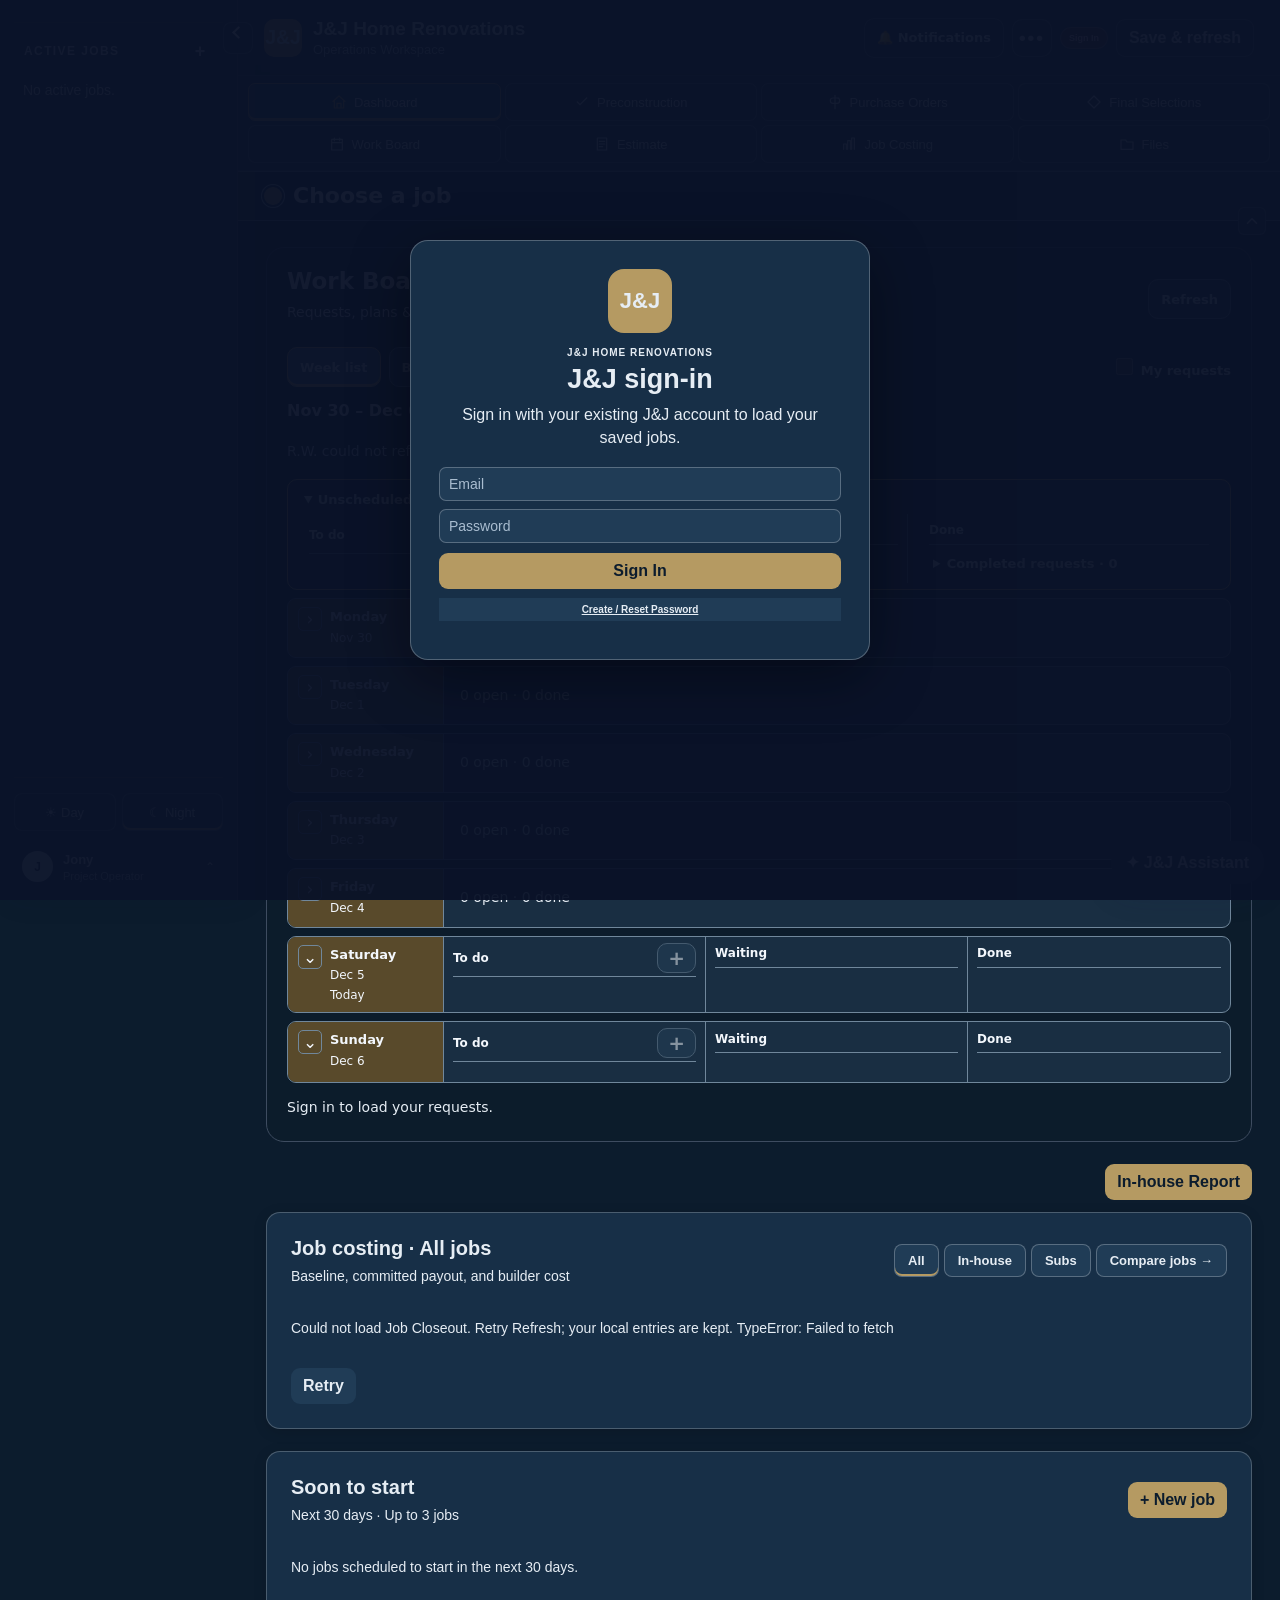
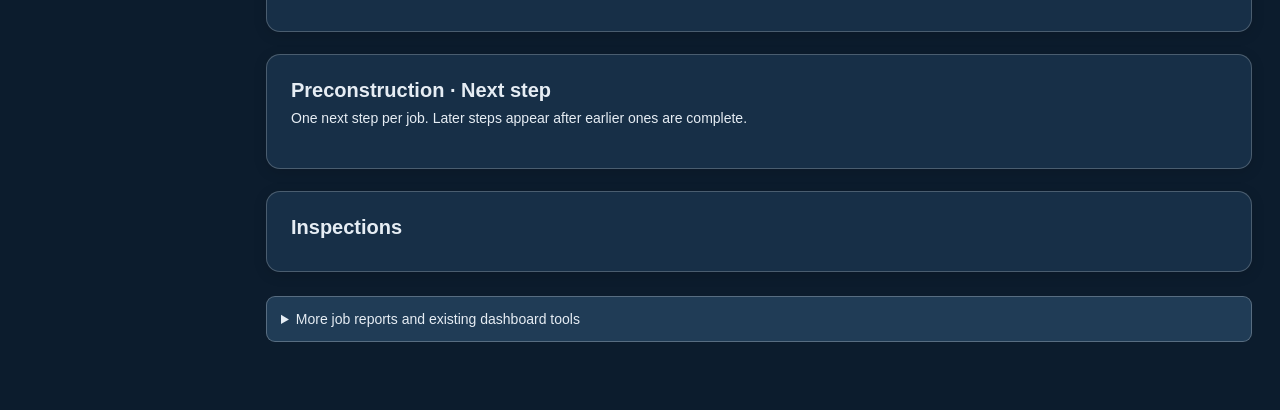
<file: index.html>
<!doctype html>
<html lang="en">
<head><script src="release-environment.js"></script>
<script>try{document.documentElement.dataset.previewTheme=localStorage.getItem("jj_test_design_theme")==="night"?"night":"current"}catch{}</script>
<script>
// Old customer links must never display the staff app shell.
if (/^#homeowner=/.test(location.hash)) {
  document.documentElement.style.display='none';
  const customerHash=new URLSearchParams(location.hash.slice(1));
  const customerPage=new URL('homeowner.html',location.href);
  const customerKey=customerHash.get('key');
  if (/^[a-f0-9]{64}$/.test(customerKey||'')) customerPage.hash='key='+customerKey;
  location.replace(customerPage.href);
}
</script>

<meta charset="utf-8">
<script src="lz-string.min.js"></script>
<script src="local-backup.js?v=20261115-reliability"></script>
<script src="selection-photo-safety.js?v=20261115-photos"></script>
<meta name="viewport" content="width=device-width,initial-scale=1,viewport-fit=cover">
<title>J&J Operations App Prototype</title>
<style>
:root{
  --navy:#14234A;
  --navy2:#0F1832;
  --gold:#B59A62;
  --gold-soft:#F4EFE5;
  --bg:#F6F7F9;
  --card:#FFFFFF;
  --text:#202633;
  --muted:#7A8290;
  --line:#E3E7ED;
  --green:#2E7A55;
  --red:#B54A4A;
  --amber:#9A742B;
  --shadow:0 7px 22px rgba(20,35,74,.06);
}
*{box-sizing:border-box}
html{scroll-behavior:smooth}
body{
  margin:0;
  font-family:-apple-system,BlinkMacSystemFont,"Segoe UI",Roboto,Arial,sans-serif;
  background:var(--bg);
  color:var(--text);
}
button,input,select,textarea{font:inherit}
button{cursor:pointer}
.app{min-height:100vh}
header{
  height:68px;
  background:var(--navy);
  color:white;
  display:flex;
  align-items:center;
  justify-content:space-between;
  padding:0 18px;
  position:sticky;
  top:0;
  z-index:50;
  box-shadow:0 4px 18px rgba(20,35,74,.15);
}
.brand{display:flex;align-items:center;gap:11px;min-width:0}
.logo{
  width:40px;height:40px;border-radius:10px;background:#fff;
  border:2px solid var(--gold);color:var(--gold);
  display:grid;place-items:center;font-weight:900;flex:none;
}
.brand h1{margin:0;font-size:15px}
.brand small{display:block;color:#D5DAE4;margin-top:2px}
.header-actions{display:flex;gap:8px;align-items:center}

.brand-mobile{display:none}
.mobile-tools-button,.mobile-tools-menu{display:none}

.btn{
  border:0;border-radius:9px;padding:9px 12px;font-weight:800;
  display:inline-flex;align-items:center;justify-content:center;gap:6px;
}
.btn-gold{background:var(--gold);color:#fff}
.btn-navy{background:var(--navy);color:#fff}
.btn-light{background:#fff;color:var(--navy);border:1px solid var(--line)}
.btn-soft{background:var(--gold-soft);color:var(--navy);border:1px solid #E1D3B5}
.btn-danger{background:#FFF2F2;color:var(--red);border:1px solid #F0D1D1}
.btn:disabled{opacity:.45;cursor:not-allowed}
.top-nav{
  background:#fff;
  border-bottom:1px solid var(--line);
  padding:8px 18px;
  display:flex;
  gap:7px;
  align-items:center;
  position:sticky;
  top:68px;
  z-index:45;
  overflow-x:auto;
}
.top-nav button{
  white-space:nowrap;
  border:1px solid var(--line);
  background:#fff;
  color:var(--navy);
  border-radius:999px;
  padding:8px 12px;
  font-size:12px;
  font-weight:850;
}
.top-nav button.active{
  background:var(--gold-soft);
  border-color:#DDCBA5;
}
.shell{display:flex}
.sidebar{
  width:245px;
  background:#fff;
  border-right:1px solid var(--line);
  min-height:calc(100vh - 113px);
  padding:12px 10px 18px;
  position:sticky;
  top:113px;
  align-self:flex-start;
}
.nav-group-title{
  font-size:10px;
  text-transform:uppercase;
  letter-spacing:.9px;
  color:var(--muted);
  font-weight:900;
  padding:8px 9px 7px;
}
.project-side-list{display:grid;gap:8px}
.project-side-wrap{
  position:relative;
  background:#fff;
  border:1px solid var(--line);
  border-radius:11px;
  overflow:visible;
  transition:.12s ease;
}
.project-side-wrap:hover{
  border-color:#CBD2DC;
}
.project-side-wrap.active{
  border-color:#C9B27F;
  box-shadow:0 0 0 2px rgba(181,154,98,.10);
}
.project-side-colorbar{
  position:absolute;
  left:0;
  top:0;
  bottom:0;
  width:5px;
  border-radius:11px 0 0 11px;
}
.project-side-main{
  display:grid;
  grid-template-columns:1fr 30px;
  gap:5px;
  align-items:start;
  padding:9px 8px 9px 12px;
}
.project-side-open{
  width:100%;
  min-width:0;
  text-align:left;
  border:0;
  background:transparent;
  padding:0;
  color:var(--navy);
}
.project-side-open b{
  display:block;
  font-size:12px;
  line-height:1.25;
  overflow:hidden;
  text-overflow:ellipsis;
  white-space:nowrap;
}
.project-side-open small{
  display:block;
  color:var(--muted);
  margin-top:3px;
  font-size:10px;
  overflow:hidden;
  text-overflow:ellipsis;
  white-space:nowrap;
}
.project-side-menu-btn{
  width:28px;
  height:28px;
  border:1px solid var(--line);
  background:#fff;
  border-radius:8px;
  color:var(--navy);
  padding:0;
  display:grid;
  place-items:center;
  font-size:13px;
  font-weight:900;
}
.project-side-menu-btn:hover{
  background:#F6F7F9;
}
.project-side-status{
  display:flex;
  justify-content:space-between;
  gap:8px;
  align-items:center;
  margin-top:7px;
}
.project-side-status span{
  font-size:10px;
  color:var(--muted);
}
.project-side-status strong{
  font-size:10px;
  color:var(--navy);
}
.project-color-menu{
  display:none;
  border-top:1px solid #EEF1F4;
  background:#FAFBFC;
  padding:9px 10px 10px 12px;
}
.project-side-wrap.menu-open .project-color-menu{
  display:block;
}
.project-color-menu-title{
  font-size:9px;
  font-weight:900;
  text-transform:uppercase;
  letter-spacing:.7px;
  color:var(--muted);
  margin-bottom:7px;
}
.project-color-options{
  display:flex;
  gap:7px;
  flex-wrap:wrap;
}
.project-color-option{
  width:25px;
  height:25px;
  border-radius:7px;
  border:2px solid #fff;
  box-shadow:0 0 0 1px #D9DEE6;
  padding:0;
}
.project-color-option.selected{
  box-shadow:0 0 0 2px var(--navy);
}
.project-color-label{
  margin-top:8px;
  font-size:10px;
  color:var(--muted);
}
.project-sidebar-helper{
  font-size:10px;
  color:var(--muted);
  padding:0 9px 9px;
  line-height:1.35;
}
.content{flex:1;min-width:0;max-width:1380px;margin:auto;padding:22px 22px 40px}
.page{display:none}
.page.active{display:block}
.mobile-tabs{display:none}
.page-title{
  display:flex;justify-content:space-between;gap:16px;align-items:flex-start;margin-bottom:18px;
}
.page-title h2{margin:0;color:var(--navy);font-size:27px}
.page-title p{margin:5px 0 0;color:var(--muted);font-size:13px}
.eyebrow{font-size:10px;text-transform:uppercase;letter-spacing:1px;color:var(--gold);font-weight:900;margin-bottom:5px}
.card{
  background:var(--card);
  border:1px solid var(--line);
  border-radius:14px;
  box-shadow:var(--shadow);
}
.stats{display:grid;grid-template-columns:repeat(4,minmax(0,1fr));gap:12px}
.stat{padding:15px 16px}
.label{font-size:10px;text-transform:uppercase;letter-spacing:.8px;color:var(--muted);font-weight:900}
.value{font-size:25px;font-weight:900;color:var(--navy);margin-top:6px}
.sub{font-size:12px;color:var(--muted);margin-top:4px}
.section{margin-top:18px}
.section-head{
  display:flex;justify-content:space-between;align-items:center;gap:12px;margin-bottom:9px;
}
.section-head h3{margin:0;color:var(--navy);font-size:18px}
.section-head span{font-size:12px;color:var(--muted)}
.pay-grid{display:grid;grid-template-columns:1.15fr 1fr;gap:12px}
.pay-card{padding:16px}
.pay-title{font-size:11px;color:var(--gold);font-weight:900;text-transform:uppercase;letter-spacing:.8px;margin-bottom:10px}
.pay-row{
  display:flex;justify-content:space-between;gap:12px;padding:10px 0;border-top:1px solid #EFF1F4;font-size:13px
}
.pay-row:first-of-type{border-top:0}
.pay-row span{color:var(--muted)}
.pay-row b{color:var(--navy)}
.projects-card{overflow:hidden}
.project-head,.project-row{
  display:grid;
  grid-template-columns:minmax(210px,1.55fr) .9fr .65fr .8fr .9fr;
  gap:16px;
  align-items:center;
}
.project-head{
  padding:10px 16px;background:#F9FAFB;border-bottom:1px solid var(--line)
}
.project-head div{font-size:10px;text-transform:uppercase;letter-spacing:.7px;color:var(--muted);font-weight:900}
.project-row{
  padding:13px 16px;border-top:1px solid #EFF1F4;cursor:pointer
}
.project-row:first-of-type{border-top:0}
.project-row:hover{background:#FAFBFC}
.project-name b{display:block;color:var(--navy);font-size:14px}
.project-name small{color:var(--muted)}
.percent{font-weight:850;color:var(--navy)}
.bar{height:6px;background:#EDF0F4;border-radius:999px;overflow:hidden;margin-top:5px}
.bar div{height:100%;background:var(--gold)}
.pill{display:inline-flex;padding:5px 8px;border-radius:999px;font-size:11px;font-weight:900}
.pill-red{background:#FFF1F1;color:var(--red)}
.pill-green{background:#EAF6EF;color:var(--green)}
.pill-gold{background:var(--gold-soft);color:#775F2D}
.mobile-label{display:none}
.project-banner{
  padding:14px 16px;
  background:#fff;
  border:1px solid var(--line);
  border-radius:13px;
  display:flex;justify-content:space-between;gap:12px;align-items:center;
  margin-bottom:16px;
}
.project-banner h3{margin:0;color:var(--navy);font-size:18px}
.project-banner small{display:block;color:var(--muted);margin-top:3px}
.project-tabs{
  display:flex;gap:7px;overflow-x:auto;margin-bottom:16px;padding-bottom:2px
}
.project-tabs button{
  white-space:nowrap;border:1px solid var(--line);background:#fff;color:var(--navy);
  border-radius:999px;padding:8px 11px;font-size:12px;font-weight:800
}
.project-tabs button.active{background:var(--gold-soft);border-color:#DECDA8}
.project-panel{display:none}
.project-panel.active{display:block}
.grid-2{display:grid;grid-template-columns:repeat(2,minmax(0,1fr));gap:12px}
.grid-3{display:grid;grid-template-columns:repeat(3,minmax(0,1fr));gap:12px}
.info-card{padding:15px}
.info-card h4{margin:0 0 10px;color:var(--navy);font-size:15px}
.info-line{display:flex;justify-content:space-between;gap:14px;padding:9px 0;border-top:1px solid #EFF1F4;font-size:12px}
.info-line:first-of-type{border-top:0}
.info-line span{color:var(--muted)}
.info-line b{color:var(--navy)}
.progress-big{height:9px;background:#EDF0F4;border-radius:999px;overflow:hidden;margin-top:8px}
.progress-big div{height:100%;background:var(--gold)}
.precon-list{display:grid;gap:10px}
.precon{
  padding:13px 14px;display:grid;grid-template-columns:1fr auto;gap:12px;align-items:center
}
.precon h4{margin:0;color:var(--navy);font-size:14px}
.precon p{margin:4px 0 0;color:var(--muted);font-size:11px}
.precon-actions{display:flex;gap:7px}
.table-wrap{overflow:auto;border:1px solid var(--line);border-radius:12px;background:#fff}
table{width:100%;border-collapse:collapse;min-width:760px}
th{padding:10px;background:#F9FAFB;border-bottom:1px solid var(--line);text-align:left;color:var(--muted);font-size:10px;text-transform:uppercase;letter-spacing:.7px}
td{padding:10px;border-bottom:1px solid #EFF1F4;font-size:12px}
tr:last-child td{border-bottom:0}
.input{
  width:100%;border:1px solid var(--line);border-radius:8px;padding:8px 9px;background:#fff;color:var(--text);outline:none
}
.input:focus{border-color:var(--gold);box-shadow:0 0 0 3px rgba(181,154,98,.12)}
.toolbar{display:flex;gap:8px;flex-wrap:wrap;margin-bottom:12px}
.po-list{display:grid;gap:12px}
.po{overflow:hidden}
.po-head{
  padding:12px 14px;background:#F9FAFB;border-bottom:1px solid var(--line);
  display:flex;justify-content:space-between;gap:12px;align-items:center
}
.po-head h4{margin:0;color:var(--navy);font-size:15px}
.po-head small{color:var(--muted)}
.po-body{padding:14px}
.alloc-grid{display:grid;grid-template-columns:repeat(3,minmax(0,1fr));gap:9px}
.alloc{
  padding:10px;border:1px solid var(--line);border-radius:10px;background:#FCFDFE
}
.alloc span{display:block;font-size:10px;color:var(--muted);font-weight:800;text-transform:uppercase}
.alloc b{display:block;margin-top:5px;color:var(--navy);font-size:15px}
.split-grid{
  display:grid;grid-template-columns:1.2fr .55fr .75fr;gap:7px;align-items:center;margin-top:12px
}
.split-head{font-size:10px;color:var(--muted);font-weight:900;text-transform:uppercase}
.money{font-weight:850;color:var(--navy);font-variant-numeric:tabular-nums}
.split-total{margin-top:9px;font-size:12px;font-weight:900}
.good{color:var(--green)}.bad{color:var(--red)}
.po-actions{display:flex;gap:7px;justify-content:flex-end;flex-wrap:wrap;margin-top:12px}
.check-list{display:grid;gap:8px}
.check-item{
  display:flex;align-items:center;gap:9px;padding:10px 11px;border:1px solid var(--line);border-radius:10px;background:#fff
}
.check-item input{width:18px;height:18px;accent-color:var(--gold)}
.check-item.done span{text-decoration:none;color:#9298A4}
.note{
  padding:11px 12px;border-radius:10px;background:#FFFAF0;border:1px solid #E9D8B5;color:#705A2B;font-size:12px;margin-bottom:12px
}
.empty{padding:25px;text-align:center;color:var(--muted);border:1px dashed var(--line);border-radius:11px;background:#fff}
.assistant{
  position:fixed;right:16px;bottom:16px;width:360px;max-width:calc(100vw - 24px);
  background:#fff;border:1px solid var(--line);border-radius:16px;box-shadow:0 20px 60px rgba(20,35,74,.22);
  overflow:hidden;z-index:70;display:none
}
.assistant.open{display:block}
.assistant-head{background:var(--navy);color:#fff;padding:12px 13px;display:flex;justify-content:space-between;align-items:center}
.assistant-body{padding:12px;max-height:360px;overflow:auto}
.msg{padding:9px 10px;border-radius:10px;font-size:12px;line-height:1.4;margin-bottom:8px}
.msg.bot{background:#F4F6F9}
.msg.user{background:var(--gold-soft);margin-left:35px}
.quick{display:flex;gap:6px;flex-wrap:wrap;margin:8px 0}
.quick button{border:1px solid var(--line);background:#fff;border-radius:999px;padding:6px 8px;font-size:10px;color:var(--navy)}
.assistant-foot{display:flex;gap:7px;border-top:1px solid var(--line);padding:9px}
.fab{
  position:fixed;right:16px;bottom:16px;background:var(--gold);color:#fff;
  border:0;border-radius:999px;padding:12px 15px;font-weight:900;z-index:60;
  box-shadow:0 10px 30px rgba(20,35,74,.18)
}
.toast{
  position:fixed;left:50%;bottom:22px;transform:translateX(-50%);
  background:var(--navy);color:#fff;padding:9px 12px;border-radius:9px;font-size:12px;font-weight:800;z-index:100
}

.precon-jump{
  display:flex;gap:6px;overflow-x:auto;padding:8px 0 2px;margin-bottom:12px
}
.precon-jump button{
  flex:none;width:38px;height:38px;border-radius:9px;border:1px solid var(--line);
  background:#fff;color:var(--navy);font-weight:900
}
.precon-jump button.active{background:var(--navy);color:#fff;border-color:var(--navy)}
.precon-project-bar{
  background:#fff;border:1px solid var(--line);border-radius:13px;padding:13px 14px;
  display:grid;grid-template-columns:1.35fr .75fr .75fr;gap:12px;align-items:end;margin-bottom:12px
}
.precon-project-bar h3{margin:0;color:var(--navy);font-size:17px}
.pc-section{overflow:hidden;margin-bottom:11px}
.pc-section-head{
  display:grid;grid-template-columns:auto 1fr auto;gap:12px;align-items:center;
  padding:13px 14px;background:#fff;cursor:pointer
}
.pc-number{
  width:34px;height:34px;border:1px solid var(--gold);border-radius:9px;
  display:grid;place-items:center;color:var(--navy);font-weight:900
}
.pc-section-head h4{margin:0;color:var(--navy);font-size:14px}
.pc-section-head p{margin:3px 0 0;color:var(--muted);font-size:11px}
.pc-section-body{border-top:1px solid var(--line);padding:14px;background:#fff}
.pc-meta{
  display:grid;grid-template-columns:1fr 1fr;gap:9px;margin-bottom:12px
}
.pc-meta-box{
  border:1px solid var(--line);border-radius:9px;padding:9px 10px;background:#FBFCFD
}
.pc-meta-box span{
  display:block;font-size:9px;text-transform:uppercase;letter-spacing:.7px;color:var(--gold);font-weight:900;margin-bottom:4px
}
.pc-meta-box b{font-size:11px;color:var(--navy);line-height:1.35}
.checklist-head{
  display:grid;grid-template-columns:1.05fr .95fr;gap:10px;padding:7px 9px;
  background:#F8F9FB;border:1px solid var(--line);border-bottom:0;border-radius:9px 9px 0 0
}
.checklist-head div{font-size:9px;text-transform:uppercase;letter-spacing:.7px;font-weight:900;color:var(--muted)}
.pc-checklist{
  border:1px solid var(--line);border-radius:0 0 9px 9px;overflow:hidden
}
.pc-row{
  display:grid;grid-template-columns:1.05fr .95fr;gap:10px;padding:9px;
  border-top:1px solid #EFF1F4;align-items:center
}
.pc-row:first-child{border-top:0}
.pc-task{display:flex;align-items:flex-start;gap:9px;line-height:1.3}
.pc-task input{width:18px;height:18px;accent-color:var(--gold);flex:none;margin-top:0}
.pc-task span{font-size:12px;font-weight:700;color:var(--text)}
.pc-task.done span{text-decoration:none;color:#9298A4}
.pc-note{min-height:34px;resize:vertical}
.special-promises{
  margin-top:12px;border:1px solid #E0D2B5;background:#FFFCF6;border-radius:10px;padding:11px
}
.special-promises label{display:block;font-size:10px;font-weight:900;color:var(--gold);text-transform:uppercase;letter-spacing:.7px;margin-bottom:7px}
.checkpoint{
  margin-top:12px;border:1px solid var(--line);border-radius:10px;overflow:hidden
}
.checkpoint-title{padding:9px 11px;background:#F8F9FB;color:var(--navy);font-size:11px;font-weight:900}
.status-choices{display:grid;grid-template-columns:1fr 1fr;gap:8px;padding:10px}
.status-btn{
  border:1px solid var(--line);background:#fff;border-radius:9px;padding:9px;color:var(--navy);font-weight:850
}
.status-btn.selected-complete{background:#EAF6EF;border-color:#CDE8D8;color:var(--green)}
.status-btn.selected-open{background:#FFF2F2;border-color:#F0D1D1;color:var(--red)}
.checkpoint-fields{
  display:grid;grid-template-columns:2fr 1fr .7fr .8fr;gap:8px;padding:0 10px 10px
}
.mini-link{
  border:0;background:transparent;color:var(--gold);font-size:10px;font-weight:900;padding:4px 0;margin-top:3px
}


.precon-overview-shell{
  background:#F3F5F8;
  border:1px solid var(--line);
  border-radius:18px;
  padding:18px;
}
.precon-summary-card{
  background:#fff;
  border:1px solid var(--line);
  border-radius:15px;
  overflow:hidden;
  margin-bottom:16px;
  box-shadow:var(--shadow);
}
.precon-summary-top{
  background:var(--navy);
  color:#fff;
  padding:14px 16px;
  display:flex;
  align-items:center;
  justify-content:space-between;
  gap:12px;
}
.precon-summary-top h3{
  margin:0;
  font-size:17px;
}
.precon-summary-top small{
  display:block;
  color:#D7DDE8;
  margin-top:3px;
}
.precon-summary-actions{
  display:flex;
  gap:7px;
  flex-wrap:wrap;
}
.precon-info-grid{
  display:grid;
  grid-template-columns:repeat(4,minmax(0,1fr));
  gap:10px;
  padding:14px;
}
.precon-info{
  background:#F7F8FA;
  border-radius:10px;
  padding:11px 12px;
  min-height:66px;
}
.precon-info .label{
  margin-bottom:5px;
}
.precon-info b{
  display:block;
  color:#202020;
  font-size:13px;
  line-height:1.3;
}
.precon-section-list{
  display:grid;
  gap:9px;
}
.precon-overview-row{
  display:grid;
  grid-template-columns:56px 1fr auto;
  align-items:center;
  min-height:72px;
  background:#fff;
  border:1px solid #DCE2EA;
  border-radius:12px;
  overflow:hidden;
  cursor:pointer;
  transition:.12s ease;
}
.precon-overview-row:hover{
  border-color:#C8D0DC;
  box-shadow:0 4px 12px rgba(20,35,74,.05);
}
.precon-overview-number{
  align-self:stretch;
  display:grid;
  place-items:center;
  border-right:1px solid var(--gold);
  color:var(--navy);
  font-size:22px;
  font-weight:900;
}
.precon-overview-copy{
  padding:12px 14px;
}
.precon-overview-copy h4{
  margin:0;
  color:var(--navy);
  font-size:14px;
  text-transform:uppercase;
}
.precon-overview-copy p{
  margin:4px 0 0;
  color:var(--muted);
  font-size:11px;
}
.precon-count{
  margin-right:14px;
  background:#F0F3F8;
  color:var(--navy);
  border-radius:999px;
  padding:6px 9px;
  font-size:11px;
  font-weight:900;
  white-space:nowrap;
}
.precon-count.complete{
  background:#EAF6EF;
  color:var(--green);
}
.precon-detail-top{
  display:flex;
  justify-content:space-between;
  gap:10px;
  align-items:center;
  margin-bottom:10px;
}
.precon-detail-top .btn{
  flex:none;
}
@media(max-width:850px){
  .precon-info-grid{grid-template-columns:repeat(2,minmax(0,1fr))}
}
@media(max-width:560px){
  .precon-overview-shell{padding:10px;border-radius:13px}
  .precon-summary-top{align-items:flex-start;flex-direction:column}
  .precon-info-grid{grid-template-columns:1fr 1fr;padding:10px}
  .precon-overview-row{grid-template-columns:46px 1fr auto;min-height:68px}
  .precon-overview-number{font-size:19px}
  .precon-overview-copy{padding:10px}
  .precon-overview-copy h4{font-size:12px}
  .precon-count{margin-right:9px;font-size:10px;padding:5px 7px}
}


.po{
  overflow:hidden;
}
.po-head{
  cursor:pointer;
  transition:.12s ease;
}
.po-head:hover{
  background:#F5F7FA;
}
.po-summary{
  display:flex;
  align-items:center;
  gap:10px;
  min-width:0;
}
.po-chevron{
  width:28px;
  height:28px;
  border-radius:8px;
  border:1px solid var(--line);
  display:grid;
  place-items:center;
  color:var(--navy);
  font-weight:900;
  background:#fff;
  flex:none;
  transition:transform .15s ease;
}
.po.expanded .po-chevron{
  transform:rotate(90deg);
}
.po-body{
  display:none;
}
.po.expanded .po-body{
  display:block;
}
.po-quick{
  display:flex;
  gap:8px;
  flex-wrap:wrap;
  align-items:center;
}
.po-quick span{
  font-size:11px;
  color:var(--muted);
}
.po-quick b{
  color:var(--navy);
}
.po-expand-note{
  font-size:10px;
  color:var(--muted);
  margin-top:3px;
}
@media(max-width:560px){
  .po-head{
    align-items:flex-start;
  }
  .po-quick{
    width:100%;
  }
}


.top-nav-group{
  position:relative;
  flex:none;
}
.top-nav-group > button{
  display:inline-flex;
  align-items:center;
  gap:6px;
}
.top-nav-dropdown{
  display:none;
  position:absolute;
  top:calc(100% + 6px);
  left:0;
  min-width:165px;
  background:#fff;
  border:1px solid var(--line);
  border-radius:10px;
  box-shadow:0 12px 30px rgba(20,35,74,.14);
  padding:6px;
  z-index:80;
}
.top-nav-group.open .top-nav-dropdown{
  display:grid;
  gap:4px;
}
.top-nav-dropdown button{
  width:100%;
  text-align:left;
  border:0;
  background:#fff;
  color:var(--navy);
  border-radius:8px;
  padding:9px 10px;
  font-size:12px;
  font-weight:800;
}
.top-nav-dropdown button:hover{
  background:var(--gold-soft);
}


.project-color-dot{
  width:10px;
  height:10px;
  border-radius:999px;
  display:inline-block;
  flex:none;
  box-shadow:0 0 0 2px #fff,0 0 0 3px rgba(20,35,74,.10);
}
.project-row.project-colored{
  position:relative;
  padding-left:22px;
}
.project-row.project-colored::before{
  content:"";
  position:absolute;
  left:0;
  top:0;
  bottom:0;
  width:8px;
  background:var(--project-color);
}
.project-row.project-colored:hover{
  background:
    linear-gradient(90deg,color-mix(in srgb,var(--project-color) 8%, white),#FAFBFC 120px);
}
.project-name-line{
  display:flex;
  align-items:center;
  gap:8px;
}
.project-banner.project-colored{
  position:relative;
  border-left:9px solid var(--project-color);
  background:
    linear-gradient(90deg,color-mix(in srgb,var(--project-color) 8%, white),#fff 180px);
}
.project-banner.project-colored h3{
  display:flex;
  align-items:center;
  gap:8px;
}
.precon-summary-card.project-colored{
  border-left:9px solid var(--project-color);
}
.precon-summary-card.project-colored .precon-summary-top{
  box-shadow:inset 0 -5px 0 var(--project-color);
}
.precon-overview-shell.project-colored{
  border-top:6px solid var(--project-color);
}
.precon-overview-row.project-colored{
  position:relative;
  border-left:7px solid var(--project-color);
}
.precon-overview-row.project-colored .precon-overview-number{
  color:var(--project-color);
  border-right-color:var(--project-color);
}
.project-side-colorbar{
  width:10px !important;
}
.project-side-wrap{
  padding-left:5px;
}
.project-side-wrap.active{
  box-shadow:
    0 0 0 2px rgba(181,154,98,.10),
    inset 0 0 0 1px var(--project-color);
}
.project-side-open b{
  display:flex;
  align-items:center;
  gap:7px;
}
.color-key-chip{
  display:inline-flex;
  align-items:center;
  gap:7px;
  padding:5px 8px;
  border-radius:999px;
  background:#fff;
  border:1px solid var(--line);
  font-size:10px;
  color:var(--muted);
  font-weight:800;
}
.estimate-project-row,
.po-project-row{
  position:relative;
  padding-left:22px !important;
}
.estimate-project-row::before,
.po-project-row::before{
  content:"";
  position:absolute;
  left:0;
  top:0;
  bottom:0;
  width:8px;
  background:var(--project-color);
}
.estimate-project-row .project-name b,
.po-project-row .project-name b{
  display:flex;
  align-items:center;
  gap:8px;
}
.project-info-color{
  border-left:7px solid var(--project-color);
}
@media(max-width:560px){
  .project-row.project-colored,
  .estimate-project-row,
  .po-project-row{
    padding-left:18px !important;
  }
}


.po-hub-shell{
  background:#F3F5F8;
  border:1px solid var(--line);
  border-radius:18px;
  padding:18px;
  border-top:6px solid var(--project-color);
}
.po-hub-summary{
  background:#fff;
  border:1px solid var(--line);
  border-left:9px solid var(--project-color);
  border-radius:15px;
  overflow:hidden;
  margin-bottom:14px;
  box-shadow:var(--shadow);
}
.po-hub-summary-top{
  background:var(--navy);
  color:#fff;
  padding:14px 16px;
  display:flex;
  justify-content:space-between;
  gap:12px;
  align-items:center;
  box-shadow:inset 0 -5px 0 var(--project-color);
}
.po-hub-summary-top h3{margin:0;font-size:17px}
.po-hub-summary-top small{display:block;color:#D7DDE8;margin-top:3px}
.po-hub-info{
  display:grid;
  grid-template-columns:repeat(4,minmax(0,1fr));
  gap:10px;
  padding:14px;
}
.po-hub-info-box{
  background:#F7F8FA;
  border-radius:10px;
  padding:11px 12px;
  min-height:65px;
}
.po-hub-info-box b{
  display:block;
  color:var(--navy);
  margin-top:5px;
  font-size:13px;
}
.po-hub-nav{
  display:grid;
  grid-template-columns:1fr 1fr;
  gap:9px;
  margin-bottom:12px;
}
.po-hub-nav button{
  border:1px solid #DCE2EA;
  background:#fff;
  color:var(--navy);
  border-radius:11px;
  min-height:60px;
  text-align:left;
  padding:11px 13px;
  font-weight:900;
  position:relative;
  overflow:hidden;
}
.po-hub-nav button::before{
  content:"";
  position:absolute;
  left:0;top:0;bottom:0;width:7px;
  background:var(--project-color);
}
.po-hub-nav button.active{
  background:var(--gold-soft);
  border-color:#D8C69E;
}
.po-hub-nav button span{
  display:block;
  font-size:10px;
  color:var(--muted);
  font-weight:700;
  margin-top:3px;
}
.po-hub-toolbar{
  display:flex;
  justify-content:space-between;
  align-items:end;
  gap:10px;
  margin:0 2px 10px;
}
.po-hub-toolbar > div:first-child{min-width:220px}
.po-hub-section-title{
  display:flex;
  justify-content:space-between;
  align-items:center;
  gap:10px;
  margin:10px 2px 9px;
}
.po-hub-section-title h3{margin:0;color:var(--navy);font-size:17px}
.po-hub-section-title span{font-size:11px;color:var(--muted)}
@media(max-width:850px){
  .po-hub-info{grid-template-columns:repeat(2,minmax(0,1fr))}
}
@media(max-width:560px){
  .po-hub-shell{padding:10px}
  .po-hub-summary-top{flex-direction:column;align-items:flex-start}
  .po-hub-info{grid-template-columns:1fr 1fr;padding:10px}
  .po-hub-nav{grid-template-columns:1fr}
  .po-hub-toolbar{align-items:stretch;flex-direction:column}
  .po-hub-toolbar > div:first-child{min-width:0;width:100%}
}


/* User-friendly polish */
.help-text{
  font-size:11px;
  color:var(--muted);
  line-height:1.4;
}
.context-strip{
  display:flex;
  justify-content:space-between;
  align-items:center;
  gap:12px;
  padding:10px 12px;
  margin-bottom:14px;
  background:#fff;
  border:1px solid var(--line);
  border-left:7px solid var(--project-color);
  border-radius:11px;
}
.context-strip-main{
  min-width:0;
}
.context-strip-main b{
  display:block;
  color:var(--navy);
  font-size:13px;
}
.context-strip-main small{
  display:block;
  color:var(--muted);
  margin-top:2px;
}
.context-strip-actions{
  display:flex;
  gap:7px;
  flex-wrap:wrap;
}
.quick-action-row{
  display:flex;
  gap:8px;
  flex-wrap:wrap;
  margin:10px 0 14px;
}
.quick-action{
  border:1px solid var(--line);
  background:#fff;
  color:var(--navy);
  border-radius:9px;
  padding:8px 10px;
  font-size:11px;
  font-weight:850;
}
.quick-action.primary{
  background:var(--gold-soft);
  border-color:#DDCBA5;
}
.section-step-note{
  padding:9px 11px;
  background:#F8F9FB;
  border:1px solid var(--line);
  border-radius:9px;
  font-size:11px;
  color:var(--muted);
  margin-bottom:10px;
}
.po-head{
  gap:14px;
}
.po-open-button{
  border:1px solid var(--line);
  background:#fff;
  color:var(--navy);
  border-radius:8px;
  padding:7px 9px;
  font-size:10px;
  font-weight:900;
}
.po.expanded .po-open-button{
  background:var(--gold-soft);
  border-color:#DCC99E;
}
.po-quick{
  justify-content:flex-end;
}
.po-title-area{
  min-width:0;
}
.po-title-area h4{
  white-space:nowrap;
  overflow:hidden;
  text-overflow:ellipsis;
}
.po-body-section-title{
  font-size:10px;
  text-transform:uppercase;
  letter-spacing:.7px;
  color:var(--muted);
  font-weight:900;
  margin:14px 0 7px;
}
.inline-tip{
  padding:8px 10px;
  border-radius:8px;
  background:#FFFCF5;
  border:1px solid #E8D9B9;
  color:#6D592F;
  font-size:11px;
  margin-top:10px;
}
.precon-overview-row .precon-overview-copy p{
  max-width:850px;
}
.precon-overview-row{
  cursor:pointer;
}
.continue-btn{
  background:var(--gold);
  color:#fff;
  border:0;
  border-radius:9px;
  padding:9px 12px;
  font-weight:900;
}
.project-side-open{
  cursor:pointer;
}
.project-side-wrap.active .project-side-open b{
  color:var(--navy);
}
.sidebar-section-divider{
  height:1px;
  background:#EFF1F4;
  margin:10px 6px;
}
.empty strong{
  display:block;
  color:var(--navy);
  margin-bottom:5px;
}
@media(max-width:700px){
  .context-strip{
    align-items:flex-start;
    flex-direction:column;
  }
  .context-strip-actions{
    width:100%;
  }
  .context-strip-actions .btn{
    flex:1;
  }
  .po-head{
    align-items:flex-start;
    flex-direction:column;
  }
  .po-quick{
    width:100%;
    justify-content:flex-start;
  }
}


.user-switcher{
  display:flex;
  align-items:center;
  gap:7px;
  padding:5px 7px 5px 9px;
  border:1px solid rgba(255,255,255,.20);
  border-radius:9px;
  background:rgba(255,255,255,.08);
}
.user-switcher span{
  font-size:10px;
  color:#D7DCE6;
  text-transform:uppercase;
  letter-spacing:.7px;
  font-weight:900;
}
.user-switcher select{
  border:0;
  outline:none;
  background:#fff;
  color:var(--navy);
  border-radius:7px;
  padding:6px 8px;
  font-size:12px;
  font-weight:850;
}
.approval-trail{
  display:flex;
  gap:8px;
  flex-wrap:wrap;
  margin-top:11px;
}
.approval-step{
  flex:1;
  min-width:160px;
  border:1px solid var(--line);
  border-radius:9px;
  padding:9px 10px;
  background:#FAFBFC;
}
.approval-step span{
  display:block;
  font-size:9px;
  text-transform:uppercase;
  letter-spacing:.7px;
  color:var(--muted);
  font-weight:900;
}
.approval-step b{
  display:block;
  margin-top:4px;
  color:var(--navy);
  font-size:11px;
}
.approval-step.done{
  background:#F3F8F5;
  border-color:#D3E8DB;
}
.role-note{
  font-size:10px;
  color:var(--muted);
  margin-top:8px;
  text-align:right;
}
@media(max-width:700px){
  .user-switcher span{display:none}
  .user-switcher{padding:4px}
}


.precon-accordion{
  background:#fff;
  border:1px solid #DCE2EA;
  border-left:7px solid var(--project-color);
  border-radius:12px;
  overflow:hidden;
}
.precon-accordion + .precon-accordion{
  margin-top:9px;
}
.precon-overview-row{
  border:0 !important;
  border-left:0 !important;
  border-radius:0 !important;
  box-shadow:none !important;
}
.precon-overview-row.expanded{
  background:#FAFBFC;
}
.precon-accordion-chevron{
  width:28px;
  height:28px;
  border:1px solid var(--line);
  border-radius:8px;
  display:grid;
  place-items:center;
  background:#fff;
  color:var(--navy);
  font-size:18px;
  font-weight:900;
  transition:transform .15s ease;
  margin-right:12px;
}
.precon-accordion.expanded .precon-accordion-chevron{
  transform:rotate(90deg);
}
.precon-inline-body{
  border-top:1px solid var(--line);
  padding:14px;
  background:#fff;
}
.precon-inline-top{
  display:flex;
  justify-content:space-between;
  gap:10px;
  align-items:center;
  margin-bottom:10px;
}
.precon-inline-top b{
  color:var(--navy);
  font-size:12px;
}
.precon-inline-top span{
  font-size:11px;
  color:var(--muted);
}
@media(max-width:560px){
  .precon-accordion-chevron{
    margin-right:8px;
    width:25px;
    height:25px;
  }
}


.user-check-row{
  position:relative;
}
.user-check-row.checked-by-user{
  border-left:5px solid var(--checked-user-color);
  background:linear-gradient(90deg,color-mix(in srgb,var(--checked-user-color) 8%, white),#fff 90px);
}
.user-check-row .pc-task input{
  accent-color:var(--checked-user-color,var(--gold));
}
.checked-by-badge{
  display:inline-flex;
  align-items:center;
  gap:6px;
  margin-top:5px;
  font-size:9px;
  font-weight:900;
  color:var(--checked-user-color);
  text-transform:uppercase;
  letter-spacing:.45px;
}
.checked-by-dot{
  width:8px;
  height:8px;
  border-radius:999px;
  background:var(--checked-user-color);
  flex:none;
}
.user-color-legend{
  display:flex;
  gap:8px;
  flex-wrap:wrap;
  align-items:center;
  margin:8px 0 12px;
}
.user-color-legend span{
  display:inline-flex;
  align-items:center;
  gap:6px;
  padding:5px 8px;
  border:1px solid var(--line);
  border-radius:999px;
  background:#fff;
  color:var(--muted);
  font-size:10px;
  font-weight:800;
}
.user-color-legend i{
  width:9px;
  height:9px;
  border-radius:999px;
  display:inline-block;
}
.ready-user-check{
  position:relative;
  border-left:5px solid transparent;
}
.ready-user-check.checked-by-user{
  border-left-color:var(--checked-user-color);
  background:linear-gradient(90deg,color-mix(in srgb,var(--checked-user-color) 8%, white),#fff 85px);
}
.ready-user-check input{
  accent-color:var(--checked-user-color,var(--gold));
}
.ready-user-meta{
  margin-left:auto;
  display:inline-flex;
  align-items:center;
  gap:5px;
  font-size:9px;
  color:var(--checked-user-color);
  font-weight:900;
  text-transform:uppercase;
}


.po-bulk-toolbar{
  display:flex;
  align-items:center;
  gap:8px;
  flex-wrap:wrap;
  padding:10px 12px;
  margin-bottom:10px;
  background:#fff;
  border:1px solid var(--line);
  border-radius:11px;
}
.po-select-all{
  display:inline-flex;
  align-items:center;
  gap:7px;
  padding-right:10px;
  margin-right:2px;
  border-right:1px solid var(--line);
  color:var(--navy);
  font-size:11px;
  font-weight:900;
}
.po-select-all input,.po-row-select{
  width:18px;
  height:18px;
  accent-color:var(--gold);
}
.po-bulk-count{
  font-size:11px;
  color:var(--muted);
  font-weight:800;
  margin-left:auto;
}
.po-bulk-confirm{
  display:flex;
  align-items:center;
  gap:8px;
  flex-wrap:wrap;
  padding:9px 11px;
  margin-bottom:10px;
  border:1px solid #F0D1D1;
  background:#FFF7F7;
  border-radius:10px;
  font-size:11px;
  color:var(--red);
  font-weight:800;
}
.po-head-select{
  display:flex;
  align-items:center;
  justify-content:center;
  flex:none;
}
.po.po-selected{
  border-color:#D6C08D;
  box-shadow:0 0 0 2px rgba(181,154,98,.18);
}
@media(max-width:700px){
  .po-bulk-count{width:100%;margin-left:0}
  .po-select-all{border-right:0;padding-right:0}
}


.estimate-select{
  width:18px;
  height:18px;
  accent-color:var(--gold);
}
.estimate-bulk-bar{
  display:flex;
  align-items:center;
  gap:8px;
  flex-wrap:wrap;
  margin-bottom:10px;
  padding:9px 11px;
  background:#fff;
  border:1px solid var(--line);
  border-radius:10px;
}
.estimate-select-all{
  display:inline-flex;
  align-items:center;
  gap:7px;
  font-size:11px;
  font-weight:900;
  color:var(--navy);
}
.estimate-selected-row{
  background:#FFFDF8;
}
.estimate-delete-confirm{
  display:flex;
  align-items:center;
  gap:8px;
  flex-wrap:wrap;
  margin-bottom:10px;
  padding:9px 11px;
  border:1px solid #F0D1D1;
  border-radius:10px;
  background:#FFF7F7;
  color:var(--red);
  font-size:11px;
  font-weight:800;
}


.login-overlay{
  position:fixed;
  inset:0;
  z-index:99999;
  background:rgba(10,18,40,.96);
  display:flex;
  align-items:center;
  justify-content:center;
  padding:20px;
}
.login-overlay.hidden{display:none}
.login-card{
  width:min(460px,100%);
  background:#fff;
  border-radius:18px;
  padding:28px;
  box-shadow:0 24px 80px rgba(0,0,0,.35);
  text-align:center;
}
.login-logo{
  width:64px;
  height:64px;
  border-radius:16px;
  display:grid;
  place-items:center;
  margin:0 auto 14px;
  background:var(--navy);
  color:#fff;
  border:2px solid var(--gold);
  font-size:22px;
  font-weight:900;
}
.login-card h2{
  color:var(--navy);
  margin:6px 0 8px;
  font-size:27px;
}
.login-card p{
  color:var(--muted);
  margin:0 auto 18px;
  max-width:360px;
  line-height:1.45;
}
.login-users{
  display:grid;
  gap:9px;
}
.login-users button{
  display:flex;
  align-items:center;
  gap:12px;
  width:100%;
  border:1px solid var(--line);
  border-left:6px solid var(--user-color);
  background:#fff;
  border-radius:12px;
  padding:13px 14px;
  cursor:pointer;
  text-align:left;
}
.login-users button:hover{
  background:#F8F9FB;
}
.login-user-dot{
  width:14px;
  height:14px;
  border-radius:50%;
  background:var(--user-color);
  flex:none;
}
.login-users b{
  display:block;
  color:var(--navy);
  font-size:14px;
}
.login-users small{
  color:var(--muted);
  font-size:10px;
}
.login-note{
  margin-top:14px;
  color:var(--muted);
  font-size:10px;
}

.project-delete-area{
  margin-top:10px;
  padding-top:10px;
  border-top:1px solid var(--line);
}
.project-delete-btn{
  width:100%;
  border:1px solid #E4B9B9;
  background:#FFF7F7;
  color:var(--red);
  border-radius:8px;
  padding:8px 10px;
  font-size:10px;
  font-weight:900;
  cursor:pointer;
}
.project-delete-confirm{
  display:grid;
  grid-template-columns:1fr 1fr;
  gap:6px;
}
.project-delete-confirm button{
  border-radius:8px;
  padding:8px;
  font-size:10px;
  font-weight:900;
  cursor:pointer;
}
.estimate-upload-note{
  margin:8px 0 12px;
  padding:9px 11px;
  border:1px solid var(--line);
  background:#FAFBFC;
  border-radius:9px;
  color:var(--muted);
  font-size:10px;
  line-height:1.4;
}

@media(max-width:980px){
  .precon-project-bar{grid-template-columns:1fr 1fr}
  .precon-project-bar > div:first-child{grid-column:1/-1}
  .checkpoint-fields{grid-template-columns:1fr 1fr}
  .sidebar{display:none}
  .content{padding:16px}
}
@media(max-width:850px){
  .stats{grid-template-columns:repeat(2,1fr)}
  .pay-grid,.grid-2,.grid-3{grid-template-columns:1fr}
  .project-head{display:none}
  .project-row{grid-template-columns:1fr 1fr;gap:11px}
  .project-name{grid-column:1/-1}
  .mobile-label{display:block;font-size:9px;color:var(--muted);font-weight:900;text-transform:uppercase;margin-bottom:2px}
  .alloc-grid{grid-template-columns:repeat(2,1fr)}
}
@media(max-width:560px){
  header{height:62px;padding:0 12px}
  .brand small{display:none}
  .header-actions .save-desktop{display:none}
  .content{padding:12px}
  .page-title{flex-direction:column}
  .page-title h2{font-size:23px}
  .project-row{grid-template-columns:1fr}
  .project-name{grid-column:auto}
  .project-banner{align-items:flex-start;flex-direction:column}
  .precon{grid-template-columns:1fr}
  .pc-meta{grid-template-columns:1fr}
  .checklist-head{display:none}
  .pc-row{grid-template-columns:1fr}
  .checkpoint-fields{grid-template-columns:1fr}
  .precon-project-bar{grid-template-columns:1fr}
  .precon-project-bar > div:first-child{grid-column:auto}
  .split-grid{grid-template-columns:1fr .55fr .75fr}
}

@media(max-width:560px){
  header{
    height:58px;
    padding:0 10px;
    gap:8px;
  }
  .brand{
    gap:8px;
    flex:1;
    min-width:0;
  }
  .logo{
    width:34px;
    height:34px;
    border-radius:9px;
    font-size:12px;
  }
  .brand h1{
    font-size:13px;
    white-space:nowrap;
    overflow:hidden;
    text-overflow:ellipsis;
  }
  .brand-full{display:none}
  .brand-mobile{display:inline}
  .brand small{display:none}

  .header-actions{
    gap:5px;
    flex:none;
  }
  .desktop-action{display:none!important}

  .user-switcher{
    padding:3px;
    background:rgba(255,255,255,.10);
  }
  .user-switcher span{display:none}
  .user-switcher select{
    padding:6px 7px;
    font-size:11px;
    max-width:78px;
  }

  .mobile-tools-button{
    display:grid;
    place-items:center;
    width:34px;
    height:34px;
    border:1px solid rgba(255,255,255,.25);
    border-radius:9px;
    background:rgba(255,255,255,.10);
    color:#fff;
    font-size:17px;
    font-weight:900;
    padding:0 0 7px;
  }
  .mobile-tools-menu{
    position:fixed;
    top:62px;
    right:10px;
    z-index:90;
    width:190px;
    background:#fff;
    border:1px solid var(--line);
    border-radius:12px;
    box-shadow:0 18px 45px rgba(20,35,74,.22);
    padding:7px;
  }
  .mobile-tools-menu.open{
    display:grid;
    gap:5px;
  }
  .mobile-tools-menu button{
    width:100%;
    border:0;
    border-radius:8px;
    background:#F6F7F9;
    color:var(--navy);
    padding:10px 11px;
    text-align:left;
    font-size:11px;
    font-weight:850;
  }
  .mobile-tools-menu button.gold{
    background:var(--gold-soft);
  }

  .top-nav{
    top:58px;
    padding:8px 10px;
    gap:6px;
    justify-content:space-between;
    overflow:visible;
  }
  .top-nav button{
    flex:1;
    padding:9px 8px;
    font-size:11px;
    text-align:center;
  }

  .content{
    padding:12px 10px 84px;
  }

  .fab{
    width:50px;
    height:50px;
    right:12px;
    bottom:14px;
    padding:0;
    border-radius:50%;
    font-size:0;
    display:grid;
    place-items:center;
  }
  .fab::after{
    content:'✦';
    font-size:20px;
    line-height:1;
  }

  .assistant{
    right:8px;
    bottom:72px;
    width:calc(100vw - 16px);
    max-width:none;
    border-radius:14px;
  }
}


.layout-control{
  margin-left:auto;
  display:flex;
  align-items:center;
  gap:6px;
}
.layout-control button{
  border:1px solid var(--line);
  background:#F8F9FB;
  color:var(--navy);
  border-radius:8px;
  padding:7px 9px;
  font-size:10px;
  font-weight:900;
  white-space:nowrap;
}

body.sidebar-collapsed .sidebar{
  display:none;
}
body.sidebar-collapsed .content{
  max-width:none;
  width:100%;
}

body.topbar-collapsed header,
body.topbar-collapsed .top-nav{
  display:none!important;
}
body.topbar-collapsed .sidebar{
  top:0;
  min-height:100vh;
}
body.topbar-collapsed .content{
  padding-top:10px;
}

.collapsed-top-controls{
  display:none;
  align-items:center;
  justify-content:space-between;
  gap:10px;
  width:100%;
  min-height:52px;
  padding:7px 14px;
  background:#fff;
  border-bottom:1px solid #E1E5EC;
  box-shadow:0 4px 14px rgba(20,35,74,.06);
  position:sticky;
  top:0;
  z-index:120;
}
body.topbar-collapsed .collapsed-top-controls{
  display:flex;
}
.collapsed-actions{
  display:flex;
  align-items:center;
  gap:7px;
}
.collapsed-top-controls button{
  border:1px solid #D9DFE8;
  background:#fff;
  color:var(--navy);
  border-radius:9px;
  padding:8px 10px;
  font-size:10px;
  font-weight:900;
  box-shadow:none;
  cursor:pointer;
}
.collapsed-top-controls .collapsed-brand{
  border:0;
  padding:0;
  width:38px;
  height:38px;
  background:transparent;
  display:flex;
  align-items:center;
  justify-content:center;
}
.collapsed-top-controls .collapsed-brand img{
  width:36px;
  height:36px;
  object-fit:contain;
  border-radius:8px;
}

.sidebar-backdrop{
  display:none;
}

@media(max-width:980px){
  /* Turn the hidden desktop sidebar into an on-demand drawer on tablet/phone. */
  .sidebar{
    display:block;
    position:fixed;
    left:0;
    top:0;
    bottom:0;
    width:min(310px,86vw);
    min-height:100vh;
    z-index:115;
    transform:translateX(-105%);
    transition:transform .18s ease;
    box-shadow:18px 0 40px rgba(20,35,74,.18);
    overflow-y:auto;
    padding-top:16px;
  }

  body.mobile-sidebar-open .sidebar{
    transform:translateX(0);
  }

  body.mobile-sidebar-open .sidebar-backdrop{
    display:block;
    position:fixed;
    inset:0;
    z-index:110;
    background:rgba(10,18,40,.40);
  }

  body.sidebar-collapsed .sidebar{
    display:block;
  }

  .layout-control{
    margin-left:0;
  }

  .layout-control button{
    padding:7px 8px;
    font-size:9px;
  }
}

@media(max-width:560px){
  .layout-control{
    width:100%;
    order:2;
    justify-content:flex-end;
  }

  .top-nav{
    flex-wrap:wrap;
  }

  .top-nav > button[data-nav]{
    flex:1;
  }

  .layout-control button{
    padding:6px 8px;
  }

  body.topbar-collapsed .content{
    padding-top:46px;
  }

  .collapsed-top-controls{
    top:7px;
    right:7px;
  }

  .collapsed-top-controls button{
    padding:7px 9px;
  }
}


.cloud-status{
  display:inline-flex;
  align-items:center;
  gap:5px;
  border-radius:999px;
  padding:5px 8px;
  font-size:9px;
  font-weight:900;
  white-space:nowrap;
  border:1px solid rgba(255,255,255,.22);
  color:#fff;
}
.cloud-status.local{background:rgba(255,255,255,.10)}
.cloud-status.saving{background:#8C743F}
.cloud-status.saved{background:#3F765A}
.cloud-status.offline{background:#9B4A4A}

.cloud-modal{
  display:none;
  position:fixed;
  inset:0;
  z-index:100000;
  background:rgba(10,18,40,.68);
  padding:18px;
  align-items:center;
  justify-content:center;
}
.cloud-modal.open{display:flex}
.cloud-modal-card{
  width:min(520px,100%);
  background:#fff;
  border-radius:16px;
  padding:20px;
  box-shadow:0 25px 70px rgba(0,0,0,.28);
}
.cloud-modal-head{
  display:flex;
  justify-content:space-between;
  align-items:flex-start;
  gap:12px;
}
.cloud-modal-head h3{
  color:var(--navy);
  margin:3px 0 0;
  font-size:22px;
}
.cloud-modal-head > button{
  border:0;
  background:#F1F3F6;
  width:34px;
  height:34px;
  border-radius:9px;
  cursor:pointer;
  font-size:20px;
}
.cloud-copy{
  color:var(--muted);
  font-size:12px;
  line-height:1.45;
  margin:12px 0 16px;
}
.cloud-label{
  display:block;
  color:var(--navy);
  font-size:10px;
  font-weight:900;
  margin:10px 0 5px;
}
.cloud-actions{
  display:flex;
  justify-content:flex-end;
  gap:8px;
  margin-top:12px;
}
.cloud-setup-message,.cloud-login-message{
  color:var(--muted);
  font-size:10px;
  margin-top:10px;
  line-height:1.4;
}
.link-button{
  border:0;
  background:transparent;
  color:var(--muted);
  text-decoration:underline;
  font-size:10px;
  margin-top:14px;
  cursor:pointer;
}
#cloudLoginOverlay .login-card .input{
  text-align:left;
}

/* Faster, cleaner project workspace */
.project-banner{
  padding:12px 14px!important;
}
.project-banner h3{
  margin:2px 0!important;
}
.project-tabs{
  position:sticky;
  top:0;
  z-index:35;
  background:var(--bg);
  padding:7px 0;
}
.project-tabs button{
  white-space:nowrap;
}
.next-action-card{
  display:flex;
  align-items:center;
  justify-content:space-between;
  gap:14px;
  border-left:6px solid var(--gold);
  padding:14px 15px;
}
.next-action-card .next-copy small{
  display:block;
  color:var(--muted);
  margin-top:4px;
  line-height:1.35;
}
.next-action-card .next-title{
  color:var(--navy);
  font-weight:900;
  font-size:15px;
}
.next-action-card button{
  flex:none;
}

/* More compact Preconstruction summary on phones */
@media(max-width:560px){
  .cloud-status{
    padding:4px 6px;
    font-size:8px;
  }

  .project-banner{
    padding:9px 10px!important;
    margin-bottom:5px!important;
  }
  .project-banner .eyebrow{display:none}
  .project-banner h3{
    font-size:16px!important;
    line-height:1.15;
  }
  .project-banner small{
    display:block;
    margin-top:3px;
    font-size:9px;
    line-height:1.25;
  }
  .project-banner .btn{
    padding:7px 9px;
    font-size:9px;
  }

  .project-tabs{
    overflow-x:auto;
    -webkit-overflow-scrolling:touch;
    display:flex;
    gap:5px;
    margin-left:-10px;
    margin-right:-10px;
    padding:6px 10px 8px;
    scrollbar-width:none;
  }
  .project-tabs::-webkit-scrollbar{display:none}
  .project-tabs button{
    flex:0 0 auto;
    padding:8px 10px;
    font-size:10px;
  }

  .next-action-card{
    align-items:flex-start;
    padding:12px;
  }
  .next-action-card .next-title{font-size:13px}
  .next-action-card button{
    padding:8px 9px;
    font-size:9px;
  }

  .precon-summary-card .precon-info-grid{
    display:grid;
    grid-template-columns:1fr 1fr;
  }
  .precon-summary-card .precon-info:nth-child(1),
  .precon-summary-card .precon-info:nth-child(2),
  .precon-summary-card .precon-info:nth-child(3),
  .precon-summary-card .precon-info:nth-child(5),
  .precon-summary-card .precon-info:nth-child(6){
    display:none;
  }
  .precon-summary-card{
    padding:10px!important;
  }
  .precon-summary-top{
    margin-bottom:4px!important;
  }
  .precon-summary-top small{
    font-size:9px;
  }
  .precon-overview-shell{
    gap:8px!important;
  }

  .fab{
    width:44px!important;
    height:44px!important;
    right:10px!important;
    bottom:10px!important;
  }
}


.new-project-modal{
  display:none;
  position:fixed;
  inset:0;
  z-index:100001;
  background:rgba(10,18,40,.70);
  padding:18px;
  align-items:center;
  justify-content:center;
}
.new-project-modal.open{display:flex}
.new-project-card{
  width:min(620px,100%);
  max-height:92vh;
  overflow:auto;
  background:#fff;
  border-radius:16px;
  padding:20px;
  box-shadow:0 24px 70px rgba(0,0,0,.28);
}
.new-project-head{
  display:flex;
  align-items:flex-start;
  justify-content:space-between;
  gap:12px;
  margin-bottom:14px;
}
.new-project-head h3{
  margin:3px 0 0;
  color:var(--navy);
  font-size:23px;
}
.new-project-head > button{
  border:0;
  width:34px;
  height:34px;
  border-radius:9px;
  background:#F1F3F6;
  color:var(--navy);
  cursor:pointer;
  font-size:20px;
}
.new-project-grid{
  display:grid;
  grid-template-columns:1fr 1fr;
  gap:12px;
}
.new-project-grid .full{grid-column:1/-1}
.new-project-grid label{
  display:block;
  color:var(--navy);
  font-size:10px;
  font-weight:900;
  margin-bottom:5px;
}
.new-project-colors{
  display:flex;
  flex-wrap:wrap;
  gap:8px;
}
.new-project-color{
  width:31px;
  height:31px;
  border-radius:9px;
  border:3px solid transparent;
  cursor:pointer;
  box-shadow:inset 0 0 0 1px rgba(0,0,0,.08);
}
.new-project-color.selected{
  border-color:#fff;
  outline:2px solid var(--navy);
}
.new-project-message{
  min-height:16px;
  margin-top:10px;
  font-size:10px;
  color:var(--red);
  font-weight:700;
}
.new-project-actions{
  display:flex;
  justify-content:flex-end;
  gap:8px;
  margin-top:10px;
}

@media(max-width:560px){
  .new-project-modal{
    padding:8px;
    align-items:flex-end;
  }
  .new-project-card{
    width:100%;
    max-height:94vh;
    border-radius:16px 16px 8px 8px;
    padding:15px;
  }
  .new-project-grid{
    grid-template-columns:1fr;
    gap:10px;
  }
  .new-project-grid .full{grid-column:auto}
  .new-project-actions{
    position:sticky;
    bottom:-15px;
    margin:12px -15px -15px;
    padding:10px 15px 15px;
    background:#fff;
    border-top:1px solid var(--line);
  }
  .new-project-actions .btn{
    flex:1;
  }
}


.page-title-actions{
  display:flex;
  gap:8px;
  flex-wrap:wrap;
  justify-content:flex-end;
  align-items:center;
}
.print-root{
  display:none;
}

@media print{
  @page{
    size:auto;
    margin:.45in;
  }

  body.printing > *:not(#printRoot){
    display:none!important;
  }

  body.printing #printRoot{
    display:block!important;
  }

  #printRoot{
    font-family:Arial,Helvetica,sans-serif;
    color:#111;
    background:#fff;
    font-size:10.5pt;
    line-height:1.35;
  }

  .print-doc-header{
    border-bottom:3px solid #14234A;
    padding-bottom:10px;
    margin-bottom:16px;
  }
  .print-brand{
    display:flex;
    justify-content:space-between;
    gap:20px;
    align-items:flex-start;
  }
  .print-brand h1{
    margin:0;
    color:#14234A;
    font-size:18pt;
  }
  .print-brand .gold{
    color:#8B7443;
    font-weight:700;
  }
  .print-project-meta{
    margin-top:8px;
    display:grid;
    grid-template-columns:repeat(4,1fr);
    gap:6px 12px;
    font-size:9pt;
  }
  .print-project-meta span{
    display:block;
    color:#666;
    font-size:7.5pt;
    text-transform:uppercase;
    letter-spacing:.04em;
  }
  .print-project-meta b{
    color:#111;
  }

  .print-section{
    break-inside:avoid;
    margin-bottom:18px;
  }
  .print-page-break{
    break-before:page;
  }
  .print-section-title{
    display:flex;
    justify-content:space-between;
    gap:16px;
    align-items:flex-start;
    border-left:5px solid #B59A62;
    background:#F4F5F7;
    padding:9px 10px;
    margin-bottom:9px;
  }
  .print-section-title h2,
  .print-section-title h3{
    margin:0;
    color:#14234A;
  }
  .print-section-title p{
    margin:3px 0 0;
    color:#555;
  }
  .print-status{
    white-space:nowrap;
    font-weight:700;
    color:#14234A;
  }

  .print-meta-grid{
    display:grid;
    grid-template-columns:1fr 1fr;
    gap:7px;
    margin-bottom:9px;
  }
  .print-meta-box{
    border:1px solid #D8DDE5;
    padding:7px;
    border-radius:5px;
  }
  .print-meta-box.full{
    grid-column:1/-1;
  }
  .print-meta-box span{
    display:block;
    color:#666;
    text-transform:uppercase;
    font-size:7.5pt;
    font-weight:700;
    margin-bottom:2px;
  }

  .print-table{
    width:100%;
    border-collapse:collapse;
    margin:7px 0 10px;
  }
  .print-table th{
    text-align:left;
    background:#14234A;
    color:#fff;
    padding:6px;
    font-size:8pt;
  }
  .print-table td{
    border:1px solid #D8DDE5;
    padding:6px;
    vertical-align:top;
  }
  .print-table .center{
    text-align:center;
  }
  .print-table .right{
    text-align:right;
  }
  .print-check{
    font-size:13pt;
    line-height:1;
  }
  .print-muted{
    color:#666;
    font-size:8.5pt;
  }
  .print-note{
    border:1px solid #D8DDE5;
    padding:7px;
    margin-top:7px;
    border-radius:5px;
  }
  .print-note b{
    color:#14234A;
  }

  .print-alloc-grid{
    display:grid;
    grid-template-columns:repeat(3,1fr);
    gap:7px;
    margin:8px 0;
  }
  .print-alloc{
    border:1px solid #D8DDE5;
    border-radius:5px;
    padding:7px;
  }
  .print-alloc span{
    display:block;
    color:#666;
    font-size:8pt;
  }
  .print-alloc b{
    color:#14234A;
    font-size:11pt;
  }
  .print-approval{
    display:grid;
    grid-template-columns:1fr 1fr;
    gap:7px;
    margin-top:9px;
  }
  .print-approval > div{
    border:1px solid #D8DDE5;
    border-radius:5px;
    padding:7px;
  }
  .print-approval span{
    display:block;
    color:#666;
    font-size:8pt;
  }
  .print-footer{
    margin-top:16px;
    padding-top:8px;
    border-top:1px solid #D8DDE5;
    color:#777;
    text-align:right;
    font-size:8pt;
  }
}

@media(max-width:560px){
  .page-title-actions{
    width:100%;
    justify-content:flex-start;
  }
  .page-title-actions .btn,
  .page-title-actions .continue-btn{
    flex:1;
    min-width:0;
    padding:8px 9px;
    font-size:9px;
  }
}


.estimate-buildertrend-wrap{
  overflow:auto;
  border:1px solid var(--line);
  border-radius:10px;
  background:#fff;
  -webkit-overflow-scrolling:touch;
}
.estimate-buildertrend{
  width:100%;
  min-width:1120px;
  border-collapse:collapse;
  table-layout:fixed;
}
.estimate-buildertrend th{
  position:sticky;
  top:0;
  z-index:3;
  background:#fff;
  color:#20242C;
  font-size:10px;
  font-weight:900;
  text-align:left;
  padding:10px 8px;
  border-bottom:1px solid #D9DFE8;
  white-space:nowrap;
}
.estimate-buildertrend td{
  padding:8px;
  border-bottom:1px solid #D9DFE8;
  vertical-align:top;
  background:#fff;
}
.estimate-buildertrend tr:last-child td{
  border-bottom:0;
}
.estimate-buildertrend .col-check{width:42px;text-align:center}
.estimate-buildertrend .col-title{width:220px}
.estimate-buildertrend .col-description{width:300px}
.estimate-buildertrend .col-qty{width:95px}
.estimate-buildertrend .col-unit{width:95px}
.estimate-buildertrend .col-unit-cost{width:120px}
.estimate-buildertrend .col-cost-type{width:135px}
.estimate-buildertrend .col-builder-cost{width:130px}

.estimate-cell-input{
  width:100%;
  border:1px solid transparent;
  background:transparent;
  border-radius:6px;
  padding:6px 7px;
  color:var(--navy);
  font:inherit;
  min-height:34px;
}
.estimate-cell-input:hover,
.estimate-cell-input:focus{
  border-color:#CBD3DF;
  background:#FAFBFC;
  outline:none;
}
textarea.estimate-cell-input{
  resize:vertical;
  min-height:48px;
  line-height:1.3;
}
.estimate-item-input{
  color:#0B57C7;
  font-weight:800;
}
.estimate-number{
  text-align:right;
}
.estimate-buildertrend .cost-type-cell{
  background:#F5F7FA;
}
.estimate-buildertrend .builder-cost-cell{
  font-weight:900;
}
.estimate-buildertrend .selected-row td{
  background:#FFFDF7;
}
.estimate-buildertrend .selected-row .cost-type-cell{
  background:#F8F4E8;
}
.estimate-table-hint{
  display:flex;
  align-items:center;
  justify-content:space-between;
  gap:10px;
  flex-wrap:wrap;
  margin:8px 0 10px;
  color:var(--muted);
  font-size:10px;
}
@media(max-width:560px){
  .estimate-buildertrend{
    min-width:1040px;
  }
  .estimate-buildertrend th,
  .estimate-buildertrend td{
    padding:7px 6px;
  }
}


.estimate-po-toolbar{
  display:flex;
  align-items:center;
  gap:8px;
  flex-wrap:wrap;
  padding:10px 11px;
  margin:10px 0;
  background:#F8FAFC;
  border:1px solid #D8DFE9;
  border-radius:10px;
}
.estimate-po-toolbar .po-selection-count{
  margin-left:auto;
  color:var(--muted);
  font-size:10px;
  font-weight:800;
}
.estimate-po-check{
  width:18px;
  height:18px;
  accent-color:var(--gold);
}
.estimate-buildertrend .col-po{
  width:62px;
  text-align:center;
}
.estimate-buildertrend .col-delete{
  width:62px;
  text-align:center;
}
.estimate-po-created{
  display:inline-flex;
  align-items:center;
  justify-content:center;
  min-width:44px;
  padding:4px 6px;
  border-radius:999px;
  background:#EAF4EE;
  color:#3E6F54;
  font-size:8px;
  font-weight:900;
  text-transform:uppercase;
}
.estimate-po-disabled{
  opacity:.35;
}
@media(max-width:560px){
  .estimate-po-toolbar .po-selection-count{
    width:100%;
    margin-left:0;
  }
}


.precon-linked-note{
  display:flex;
  align-items:flex-start;
  gap:8px;
  margin:8px 0 12px;
  padding:9px 10px;
  border:1px solid #D8DFE9;
  border-radius:9px;
  background:#F8FAFC;
  color:var(--muted);
  font-size:10px;
  line-height:1.4;
}
.precon-linked-note b{
  color:var(--navy);
}
.pc-row.linked-precon-row{
  background:#FAFBFC;
}
.pc-row.linked-precon-row .pc-task{
  cursor:default;
}
.pc-row.linked-precon-row input[type="checkbox"]{
  cursor:not-allowed;
}
.linked-precon-badge{
  display:inline-flex;
  align-items:center;
  gap:5px;
  margin-top:4px;
  padding:3px 6px;
  border-radius:999px;
  background:#EEF2F7;
  color:#516075;
  font-size:8px;
  font-weight:900;
  letter-spacing:.01em;
}
.linked-precon-badge i{
  width:6px;
  height:6px;
  border-radius:50%;
  background:var(--gold);
}


.precon-responsibilities{
  margin:12px 0 4px;
  border:1px solid #D8DFE9;
  border-radius:9px;
  background:#FAFBFC;
  overflow:hidden;
}
.precon-responsibilities summary{
  display:flex;
  align-items:center;
  justify-content:space-between;
  gap:12px;
  list-style:none;
  cursor:pointer;
  padding:9px 11px;
  color:var(--navy);
  font-size:10px;
  font-weight:900;
  user-select:none;
}
.precon-responsibilities summary::-webkit-details-marker{
  display:none;
}
.precon-responsibilities summary::after{
  content:'›';
  font-size:18px;
  line-height:1;
  color:var(--gold);
  transform:rotate(90deg);
  transition:transform .15s ease;
}
.precon-responsibilities[open] summary::after{
  transform:rotate(-90deg);
}
.precon-responsibilities .responsibility-hint{
  color:var(--muted);
  font-size:9px;
  font-weight:700;
  margin-left:auto;
}
.precon-responsibility-body{
  border-top:1px solid #E4E8EF;
  padding:8px 11px 10px;
  display:grid;
  gap:7px;
}
.precon-responsibility-row{
  display:grid;
  grid-template-columns:92px 1fr;
  gap:9px;
  align-items:start;
  font-size:10px;
  line-height:1.35;
}
.precon-responsibility-row span{
  color:#9A7B3F;
  font-size:8px;
  font-weight:900;
  text-transform:uppercase;
  letter-spacing:.05em;
}
.precon-responsibility-row b{
  color:var(--navy);
  font-size:10px;
  font-weight:800;
}
@media(max-width:560px){
  .precon-responsibilities summary{
    padding:8px 9px;
  }
  .precon-responsibilities .responsibility-hint{
    display:none;
  }
  .precon-responsibility-body{
    padding:8px 9px 9px;
  }
  .precon-responsibility-row{
    grid-template-columns:78px 1fr;
  }
}


.compact-action-menu{
  position:relative;
  display:inline-block;
}
.compact-action-menu > summary{
  list-style:none;
  cursor:pointer;
  display:inline-flex;
  align-items:center;
  justify-content:center;
  gap:5px;
  min-height:34px;
  padding:7px 10px;
  border:1px solid var(--line);
  border-radius:8px;
  background:#fff;
  color:var(--navy);
  font-size:9px;
  font-weight:900;
  user-select:none;
}
.compact-action-menu > summary::-webkit-details-marker{display:none}
.compact-action-menu > summary::after{
  content:'▾';
  font-size:8px;
  color:var(--muted);
}
.compact-action-menu[open] > summary{
  border-color:#BFC8D5;
  background:#F8FAFC;
}
.compact-action-menu .compact-menu-panel{
  position:absolute;
  top:calc(100% + 5px);
  right:0;
  z-index:80;
  width:190px;
  padding:5px;
  border:1px solid #D8DFE9;
  border-radius:9px;
  background:#fff;
  box-shadow:0 12px 28px rgba(20,35,74,.14);
}
.compact-action-menu .compact-menu-panel button{
  display:block;
  width:100%;
  border:0;
  background:transparent;
  color:var(--navy);
  text-align:left;
  padding:9px 10px;
  border-radius:7px;
  font-size:9px;
  font-weight:800;
  cursor:pointer;
}
.compact-action-menu .compact-menu-panel button:hover{
  background:#F3F5F8;
}
.mobile-secondary-action{
  white-space:nowrap;
}
@media(max-width:560px){
  .page-title-actions{
    width:auto!important;
    flex:0 0 auto;
    gap:6px!important;
  }
  .page-title{
    align-items:flex-start!important;
    gap:8px!important;
  }
  .page-title > div:first-child{
    min-width:0;
  }
  .page-title h2{
    font-size:20px!important;
  }
  .page-title p{
    font-size:9px!important;
    line-height:1.3!important;
    margin-top:3px!important;
  }
  .page-title-actions .continue-btn{
    flex:0 0 auto!important;
    width:auto!important;
    padding:7px 9px!important;
    min-height:34px;
    font-size:8px!important;
  }
  .compact-action-menu > summary{
    min-height:34px;
    padding:7px 9px;
    font-size:8px;
  }
  .compact-action-menu .compact-menu-panel{
    width:175px;
  }
  .precon-summary-actions .btn,
  .po-hub-summary-top > .btn{
    padding:6px 8px!important;
    font-size:8px!important;
    min-height:30px!important;
  }
  .precon-summary-actions .btn{
    font-size:0!important;
  }
  .precon-summary-actions .btn::after{
    content:'Project';
    font-size:8px;
  }
  .po-hub-summary-top > .btn{
    font-size:0!important;
  }
  .po-hub-summary-top > .btn::after{
    content:'Project';
    font-size:8px;
  }
  .po-actions .print-section-btn{
    padding:6px 8px!important;
    font-size:8px!important;
  }
  .fab{
    width:38px!important;
    height:38px!important;
    right:8px!important;
    bottom:8px!important;
    font-size:15px!important;
  }
}


.cloud-status-button{
  appearance:none;
  cursor:pointer;
  font-family:inherit;
}
@media(max-width:560px){
    #cloudStatus.cloud-status{
    cursor:pointer;max-width:120px;white-space:normal;text-align:center;
  }
}


.reset-password-link{display:block;width:100%;margin-top:9px;padding:6px;text-align:center;font-weight:800}
#passwordResetOverlay .login-card .input{text-align:left}

/* Tablet / iPad polish */
.tablet-more-button{
  display:none;
}
.tablet-signin-button{
  display:none;
}
.tablet-only-hidden{
  display:initial;
}

@media (min-width: 561px) and (max-width: 1180px){
  /* Header becomes compact instead of desktop-sized */
  .topbar{
    padding:10px 12px!important;
    gap:8px!important;
  }

  .brand{
    min-width:0!important;
    gap:8px!important;
  }

  .brand img,
  .brand-logo{
    width:42px!important;
    height:42px!important;
  }

  .brand-title{
    font-size:14px!important;
    line-height:1.1!important;
  }

  .brand-subtitle{
    font-size:9px!important;
  }

  .header-actions{
    gap:6px!important;
    margin-left:auto!important;
    flex-wrap:nowrap!important;
  }

  /* Hide the bulky desktop buttons on iPad */
  .header-actions > .btn,
  .header-actions > button:not(.tablet-more-button):not(.tablet-signin-button):not(#cloudStatus),
  .header-actions .user-label{
    display:none!important;
  }

  #userSelect{
    display:none!important;
  }

  .tablet-more-button,
  .tablet-signin-button{
    display:inline-flex!important;
    align-items:center;
    justify-content:center;
    min-height:38px;
    border-radius:10px;
    border:1px solid rgba(255,255,255,.24);
    background:rgba(255,255,255,.10);
    color:#fff;
    font-weight:900;
    font-size:10px;
    padding:8px 11px;
    cursor:pointer;
  }

  .tablet-more-button{
    width:42px;
    padding:0;
    font-size:20px;
    letter-spacing:2px;
  }

  #cloudStatus.cloud-status{
    padding:5px 8px!important;
    font-size:8px!important;
  }

  /* Top navigation becomes one tight row */
  .topnav{
    padding:7px 12px!important;
    gap:6px!important;
    flex-wrap:nowrap!important;
    overflow-x:auto!important;
    -webkit-overflow-scrolling:touch;
  }

  .topnav button{
    flex:0 0 auto!important;
    min-height:34px!important;
    padding:7px 12px!important;
    font-size:10px!important;
  }

  .layout-toggle{
    display:none!important;
  }

  /* On iPad, don't permanently consume 300px for Jobs */
  .sidebar{
    position:fixed!important;
    top:0!important;
    left:0!important;
    bottom:0!important;
    width:min(330px,82vw)!important;
    max-width:none!important;
    z-index:9000!important;
    transform:translateX(-105%)!important;
    transition:transform .18s ease!important;
    box-shadow:10px 0 28px rgba(20,35,74,.22)!important;
    background:#fff!important;
  }

  body.sidebar-open .sidebar{
    transform:translateX(0)!important;
  }

  .sidebar-backdrop{
    display:none;
    position:fixed;
    inset:0;
    background:rgba(10,18,40,.46);
    z-index:8999;
  }

  body.sidebar-open .sidebar-backdrop{
    display:block;
  }

  .main-shell,
  .content,
  .workspace{
    margin-left:0!important;
    width:100%!important;
    max-width:none!important;
  }

  .content{
    padding:14px!important;
  }

  /* Project/Preconstruction summary: far less bulky */
  .precon-shell,
  .po-hub-shell{
    padding:0!important;
  }

  .precon-summary-card,
  .project-summary-card{
    padding:10px!important;
    border-radius:12px!important;
  }

  .precon-summary-card .precon-info-grid{
    grid-template-columns:repeat(4,minmax(0,1fr))!important;
    gap:7px!important;
  }

  .precon-summary-card .precon-info{
    padding:8px!important;
    min-height:0!important;
  }

  .precon-summary-card .precon-info span{
    font-size:7px!important;
  }

  .precon-summary-card .precon-info b{
    font-size:10px!important;
    line-height:1.2!important;
  }

  .precon-summary-top{
    padding:10px 12px!important;
  }

  .precon-summary-top h3{
    font-size:17px!important;
    margin:0!important;
  }

  .precon-summary-top small{
    font-size:9px!important;
  }

  .precon-summary-actions .btn,
  .po-hub-summary-top > .btn{
    min-height:32px!important;
    padding:7px 9px!important;
    font-size:9px!important;
  }

  .page-title{
    margin-bottom:10px!important;
  }

  .page-title h2{
    font-size:23px!important;
  }

  .page-title p{
    font-size:10px!important;
  }

  .page-title-actions{
    gap:6px!important;
  }

  .page-title-actions .btn,
  .page-title-actions .continue-btn,
  .compact-action-menu > summary{
    min-height:34px!important;
    padding:7px 10px!important;
    font-size:9px!important;
  }

  /* Checklist rows tighter */
  .precon-section-list{
    gap:8px!important;
  }

  .precon-section-card,
  .precon-section-row{
    border-radius:10px!important;
  }

  .precon-section-head{
    min-height:66px!important;
    padding:10px 12px!important;
  }

  .precon-section-number{
    width:42px!important;
    font-size:17px!important;
  }

  .precon-section-head h4{
    font-size:13px!important;
  }

  .precon-section-head p{
    font-size:9px!important;
    line-height:1.25!important;
  }

  .precon-linked-note,
  .user-color-legend{
    margin:7px 0!important;
  }

  /* Smaller assistant */
  .fab{
    width:42px!important;
    height:42px!important;
    right:10px!important;
    bottom:10px!important;
    font-size:15px!important;
  }

  /* iPad utility menu */
  #tabletToolsMenu{
    display:none;
    position:fixed;
    top:64px;
    right:12px;
    z-index:10050;
    width:210px;
    padding:6px;
    border-radius:12px;
    background:#fff;
    box-shadow:0 18px 45px rgba(20,35,74,.22);
    border:1px solid #D8DFE9;
  }

  #tabletToolsMenu.open{
    display:block;
  }

  #tabletToolsMenu button{
    display:block;
    width:100%;
    border:0;
    background:transparent;
    color:var(--navy);
    text-align:left;
    padding:10px;
    border-radius:8px;
    font-size:10px;
    font-weight:800;
    cursor:pointer;
  }

  #tabletToolsMenu button:hover{
    background:#F3F5F8;
  }
}


/* Dashboard clarity */
.dashboard-summary-card{
  display:grid;
  grid-template-columns:repeat(4,minmax(0,1fr));
  gap:0;
  overflow:hidden;
  margin-bottom:12px;
}
.dashboard-summary-item{
  padding:12px 14px;
  border-right:1px solid var(--line);
  min-width:0;
}
.dashboard-summary-item:last-child{border-right:0}
.dashboard-summary-item .summary-value{
  display:flex;
  align-items:baseline;
  gap:5px;
  color:var(--navy);
  font-size:24px;
  font-weight:900;
  line-height:1;
  margin-top:3px;
}
.dashboard-summary-item small{
  display:block;
  color:var(--muted);
  font-size:9px;
  line-height:1.3;
  margin-top:5px;
}
.dashboard-grid{
  display:grid;
  grid-template-columns:minmax(0,1.05fr) minmax(0,.95fr);
  gap:12px;
  align-items:start;
}
.dashboard-panel{
  padding:14px;
}
.dashboard-panel-head{
  display:flex;
  justify-content:space-between;
  gap:10px;
  align-items:center;
  margin-bottom:10px;
}
.dashboard-panel-head h3{
  margin:0;
  color:var(--navy);
  font-size:15px;
}
.dashboard-panel-head small{
  color:var(--muted);
  font-size:9px;
}
.project-health-list,
.next-actions-list,
.po-job-list{
  display:grid;
  gap:7px;
}
.project-health-row{
  display:grid;
  grid-template-columns:minmax(120px,1fr) minmax(160px,1.4fr) 54px 54px;
  gap:9px;
  align-items:center;
  padding:8px 9px;
  border:1px solid var(--line);
  border-left:5px solid var(--project-color);
  border-radius:9px;
  cursor:pointer;
}
.project-health-name b{
  display:block;
  color:var(--navy);
  font-size:10px;
}
.project-health-name small{
  display:block;
  color:var(--muted);
  font-size:8px;
  margin-top:2px;
}
.health-bar{
  height:9px;
  border-radius:999px;
  background:#E9EDF2;
  overflow:hidden;
}
.health-bar > div{
  height:100%;
  border-radius:999px;
  background:var(--project-color);
}
.health-number{
  font-size:10px;
  font-weight:900;
  color:var(--navy);
  text-align:right;
}
.health-issue{
  text-align:right;
  font-size:9px;
  font-weight:900;
}
.health-issue.has{color:var(--red)}
.health-issue.none{color:var(--green)}

.next-action-row{
  display:grid;
  grid-template-columns:6px minmax(0,1fr) auto;
  gap:10px;
  align-items:center;
  padding:9px 10px;
  border:1px solid var(--line);
  border-radius:9px;
}
.next-action-color{
  align-self:stretch;
  border-radius:999px;
  background:var(--project-color);
}
.next-action-job{
  color:var(--navy);
  font-size:9px;
  font-weight:900;
}
.next-action-task{
  color:var(--navy);
  font-size:11px;
  font-weight:900;
  margin-top:2px;
}
.next-action-detail{
  color:var(--muted);
  font-size:8px;
  margin-top:2px;
}
.next-action-row .btn{
  padding:7px 9px;
  font-size:8px;
  white-space:nowrap;
}

.po-job-head,
.po-job-row{
  display:grid;
  grid-template-columns:minmax(140px,1.45fr) 46px 58px 56px 58px 92px;
  gap:6px;
  align-items:center;
}
.po-job-head{
  padding:0 8px 5px;
  color:var(--muted);
  font-size:7px;
  font-weight:900;
  text-transform:uppercase;
  letter-spacing:.04em;
}
.po-job-row{
  padding:8px;
  border:1px solid var(--line);
  border-left:5px solid var(--project-color);
  border-radius:9px;
  cursor:pointer;
}
.po-job-row b{
  color:var(--navy);
  font-size:9px;
}
.po-job-row small{
  color:var(--muted);
  display:block;
  font-size:7px;
  margin-top:2px;
}
.po-cell{
  text-align:center;
  font-size:9px;
  font-weight:900;
  color:var(--navy);
}
.po-cell.review{color:var(--red)}
.po-cost{
  text-align:right;
  font-size:9px;
  font-weight:900;
  color:var(--navy);
}
.dashboard-mini-legend{
  display:flex;
  gap:10px;
  flex-wrap:wrap;
  color:var(--muted);
  font-size:8px;
  margin-top:8px;
}
.dashboard-mini-legend span{
  display:inline-flex;
  align-items:center;
  gap:4px;
}
.dashboard-mini-legend i{
  width:7px;height:7px;border-radius:50%;
}
.dashboard-bottom-panel{
  margin-top:12px;
}
@media(max-width:1180px){
  .dashboard-summary-card{
    grid-template-columns:repeat(4,1fr);
  }
  .dashboard-summary-item{
    padding:9px 10px;
  }
  .dashboard-summary-item .summary-value{
    font-size:19px;
  }
  .dashboard-grid{
    grid-template-columns:1fr;
  }
  .dashboard-panel{
    padding:11px;
  }
}
@media(max-width:760px){
  .dashboard-summary-card{
    grid-template-columns:1fr 1fr;
  }
  .dashboard-summary-item:nth-child(2){border-right:0}
  .dashboard-summary-item:nth-child(-n+2){border-bottom:1px solid var(--line)}
  .project-health-row{
    grid-template-columns:minmax(105px,1fr) minmax(100px,1.1fr) 42px;
  }
  .health-issue{display:none}
  .po-job-head{display:none}
  .po-job-row{
    grid-template-columns:minmax(115px,1.4fr) repeat(5,38px);
  }
  .po-cost{
    grid-column:1/-1;
    text-align:left;
    border-top:1px solid var(--line);
    padding-top:5px;
    margin-top:2px;
  }
}


@media (min-width:561px) and (max-width:1180px){
  /* Force tablet utilities above the app content */
  .tablet-more-button,
  .tablet-signin-button{
    display:inline-flex!important;
    position:relative;
    z-index:10061;
    pointer-events:auto!important;
  }

  #tabletToolsMenu{
    z-index:10060!important;
    top:62px!important;
    right:10px!important;
  }

  .tablet-sidebar-backdrop,
  body.sidebar-open .tablet-sidebar-backdrop{
    z-index:8998!important;
  }

  .sidebar{
    z-index:8999!important;
    pointer-events:auto!important;
  }

  /* Jobs drawer always begins below nothing; it is a true overlay */
  body.sidebar-open .sidebar{
    transform:translateX(0)!important;
    visibility:visible!important;
    opacity:1!important;
  }

  /* Header: one calm row */
  .topbar{
    min-height:58px!important;
    padding:7px 10px!important;
  }
  .brand-subtitle{display:none!important}
  .brand-title{font-size:13px!important}
  .brand img,.brand-logo{width:36px!important;height:36px!important}

  /* Hide old desktop utility buttons, keep Live + account + dots */
  .header-actions > .btn,
  .header-actions > button:not(.tablet-more-button):not(.tablet-signin-button):not(#cloudStatus),
  .header-actions .user-label,
  #userSelect{
    display:none!important;
  }

  .topnav{
    padding:6px 10px!important;
  }
  .topnav .layout-control{
    margin-left:auto!important;
  }
  #topbarToggleBtn{display:none!important}

  .content{
    padding:10px!important;
  }

  /* Preconstruction summary: two compact rows instead of giant grid */
  .precon-summary-card .precon-info-grid{
    grid-template-columns:repeat(4,1fr)!important;
    gap:5px!important;
  }
  .precon-summary-card .precon-info{
    padding:6px 7px!important;
  }
  .precon-summary-card .precon-info:nth-child(1),
  .precon-summary-card .precon-info:nth-child(5){
    display:none!important;
  }
  .precon-summary-top{
    padding:8px 10px!important;
  }
  .precon-summary-top h3{font-size:15px!important}
  .precon-summary-top small{font-size:8px!important}

  .section-step-note,
  .precon-linked-note{
    padding:7px 8px!important;
    font-size:8px!important;
    margin:6px 0!important;
  }
  .user-color-legend{
    margin:5px 0!important;
  }

  .precon-overview-row{
    min-height:56px!important;
  }
  .precon-overview-number{
    width:48px!important;
    font-size:18px!important;
  }
  .precon-overview-copy h4{font-size:11px!important}
  .precon-overview-copy p{font-size:8px!important}

  .fab{
    width:38px!important;
    height:38px!important;
    font-size:13px!important;
  }
}


/* Cleaner Project Progress */
.project-health-list{
  display:grid;
  gap:8px;
}
.project-health-row{
  display:grid;
  grid-template-columns:minmax(150px,1.4fr) auto auto auto;
  gap:12px;
  align-items:center;
  padding:10px 11px;
  border:1px solid var(--line);
  border-left:5px solid var(--project-color);
  border-radius:10px;
  background:#fff;
  cursor:pointer;
}
.project-health-row:hover{
  background:#FAFBFC;
}
.project-health-name{
  min-width:0;
}
.project-health-name b{
  display:block;
  color:var(--navy);
  font-size:11px;
}
.project-health-name small{
  display:block;
  color:var(--muted);
  font-size:8px;
  margin-top:2px;
}
.project-health-stat{
  min-width:62px;
}
.project-health-stat span{
  display:block;
  color:var(--muted);
  font-size:7px;
  font-weight:900;
  text-transform:uppercase;
  letter-spacing:.04em;
}
.project-health-stat b{
  display:block;
  color:var(--navy);
  font-size:12px;
  margin-top:2px;
}
.project-health-status{
  display:flex;
  align-items:center;
  gap:6px;
  white-space:nowrap;
  font-size:9px;
  font-weight:900;
}
.project-health-status i{
  width:8px;
  height:8px;
  border-radius:50%;
  background:var(--project-color);
  flex:0 0 auto;
}
.project-health-issue{
  min-width:70px;
  text-align:right;
  font-size:9px;
  font-weight:900;
}
.project-health-issue.has{color:var(--red)}
.project-health-issue.none{color:var(--green)}

@media(max-width:760px){
  .project-health-row{
    grid-template-columns:minmax(120px,1fr) auto auto;
    gap:8px;
    padding:9px;
  }
  .project-health-stat.start-stat{
    display:none;
  }
  .project-health-issue{
    min-width:0;
  }
}


.issues-quick-view{
  position:fixed;
  inset:0;
  z-index:12000;
  background:rgba(10,18,40,.48);
  display:flex;
  align-items:center;
  justify-content:center;
  padding:18px;
}
.issues-quick-view.hidden{display:none}
.issues-quick-card{
  width:min(720px,100%);
  max-height:85vh;
  overflow:auto;
  background:#fff;
  border-radius:14px;
  padding:16px;
  box-shadow:0 24px 60px rgba(0,0,0,.25);
}
.issues-quick-head{
  display:flex;
  justify-content:space-between;
  align-items:flex-start;
  gap:12px;
  margin-bottom:10px;
}
.issues-quick-head h3{
  margin:2px 0 0;
  color:var(--navy);
}
.issues-quick-head button{
  border:0;
  background:#F0F2F5;
  color:var(--navy);
  width:34px;height:34px;
  border-radius:8px;
  font-size:20px;
  cursor:pointer;
}
.issue-project-group{
  border:1px solid var(--line);
  border-left:5px solid var(--project-color);
  border-radius:10px;
  margin:8px 0;
  overflow:hidden;
}
.issue-project-title{
  padding:9px 10px;
  background:#FAFBFC;
  font-weight:900;
  color:var(--navy);
  display:flex;
  justify-content:space-between;
  gap:8px;
}
.issue-project-body{
  padding:8px 10px;
  display:grid;
  gap:6px;
}
.issue-line{
  font-size:10px;
  color:var(--navy);
  padding:6px 7px;
  border-radius:7px;
  background:#F7F8FA;
}
.issue-line small{
  display:block;
  color:var(--muted);
  margin-top:2px;
  font-size:8px;
}
.issue-none{
  padding:14px;
  text-align:center;
  color:var(--muted);
  font-size:10px;
}


/* Expanded dashboard layout */
.dashboard-grid{
  display:block!important;
}
.dashboard-panel{
  width:100%;
}
.dashboard-panel + .dashboard-panel{
  margin-top:12px;
}
.dashboard-panel-head{
  margin-bottom:12px!important;
}
.dashboard-panel-head h3{
  font-size:17px!important;
}
.dashboard-panel-head small{
  font-size:9px!important;
}
.project-health-list,
.next-actions-list,
.po-job-list{
  gap:8px!important;
}
.project-health-row{
  grid-template-columns:minmax(190px,1.7fr) 72px 72px 86px 110px!important;
  gap:14px!important;
  padding:12px 13px!important;
}
.project-health-name b{
  font-size:12px!important;
}
.project-health-name small{
  font-size:9px!important;
}
.project-health-stat{
  min-width:0!important;
}
.project-health-stat span{
  font-size:7px!important;
}
.project-health-stat b{
  font-size:12px!important;
}
.project-health-start,
.project-health-po{
  color:var(--navy);
  font-size:10px;
  font-weight:900;
}
.project-health-start span,
.project-health-po span{
  display:block;
  color:var(--muted);
  font-size:7px;
  font-weight:900;
  text-transform:uppercase;
  letter-spacing:.04em;
  margin-bottom:2px;
}

.next-action-row{
  grid-template-columns:6px minmax(0,1fr) auto!important;
  padding:12px 13px!important;
}
.next-action-job{
  font-size:10px!important;
}
.next-action-task{
  font-size:13px!important;
}
.next-action-detail{
  font-size:9px!important;
}
.next-action-extra{
  display:flex;
  flex-wrap:wrap;
  gap:8px;
  margin-top:5px;
  color:var(--muted);
  font-size:8px;
}
.next-action-extra span{
  display:inline-flex;
  gap:4px;
  align-items:center;
}
.po-job-head,
.po-job-row{
  grid-template-columns:minmax(170px,1.6fr) 54px 62px 62px 100px 100px!important;
}
.po-job-row{
  padding:10px 11px!important;
}
.po-job-row b{
  font-size:10px!important;
}
.po-job-row small{
  font-size:8px!important;
}
.po-cost,
.po-extra{
  text-align:right;
  font-size:9px;
  font-weight:900;
  color:var(--navy);
}
.dashboard-summary-item{
  cursor:default;
}
.dashboard-summary-item.clickable{
  cursor:pointer;
}
.dashboard-summary-item.clickable:hover{
  background:#FAFBFC;
}
@media(min-width:1181px){
  .content{
    max-width:none!important;
  }
}
@media(max-width:760px){
  .project-health-row{
    grid-template-columns:minmax(125px,1.5fr) 48px 48px!important;
  }
  .project-health-start,
  .project-health-po{
    display:none!important;
  }
  .po-job-row{
    grid-template-columns:minmax(115px,1.5fr) repeat(4,38px)!important;
  }
  .po-extra{
    grid-column:1/-1;
    text-align:left;
    border-top:1px solid var(--line);
    padding-top:5px;
  }
}


@media(min-width:1181px){
  #dashboard,
  .page.active#dashboard{
    width:100%!important;
  }
  #dashboard .page-title,
  #dashboard .dashboard-summary-card,
  #dashboard .dashboard-panel{
    width:100%!important;
  }
  #dashboard .dashboard-panel{
    margin-bottom:14px;
  }
}


.brand-image-logo,
.brand .brand-logo,
.brand img{
  object-fit:contain!important;
  background:#fff!important;
  border-radius:8px!important;
  padding:2px!important;
}
@media(min-width:1181px){
  .brand-image-logo,
  .brand .brand-logo,
  .brand img{
    width:46px!important;
    height:46px!important;
  }
}
@media(min-width:561px) and (max-width:1180px){
  .brand-image-logo,
  .brand .brand-logo,
  .brand img{
    width:38px!important;
    height:38px!important;
  }
}
@media(max-width:560px){
  .brand-image-logo,
  .brand .brand-logo,
  .brand img{
    width:42px!important;
    height:42px!important;
  }
}


/* === TOP BAR UTILITY CLEANUP ===
   Keep original J&J header. Move utility actions into the ••• menu. */
#tabletToolsMenu{
  display:none !important;
  position:fixed !important;
  top:64px !important;
  right:14px !important;
  z-index:10070 !important;
  width:220px !important;
  padding:7px !important;
  border-radius:13px !important;
  background:#fff !important;
  border:1px solid #D8DFE9 !important;
  box-shadow:0 18px 45px rgba(20,35,74,.24) !important;
}
#tabletToolsMenu.open{
  display:block !important;
}
#tabletToolsMenu button{
  display:block !important;
  width:100% !important;
  border:0 !important;
  background:transparent !important;
  color:var(--navy) !important;
  text-align:left !important;
  padding:11px 12px !important;
  border-radius:9px !important;
  font-size:11px !important;
  font-weight:800 !important;
  cursor:pointer !important;
}
#tabletToolsMenu button:hover{
  background:#F3F5F8 !important;
}

/* Desktop: remove the row of utility buttons and use one ••• menu instead. */
@media (min-width:1181px){
  .header-actions .desktop-action{
    display:none !important;
  }
  .tablet-more-button{
    display:inline-flex !important;
    align-items:center !important;
    justify-content:center !important;
    width:40px !important;
    height:38px !important;
    padding:0 !important;
    border-radius:10px !important;
    border:1px solid rgba(255,255,255,.22) !important;
    background:rgba(255,255,255,.10) !important;
    color:#fff !important;
    font-size:19px !important;
    font-weight:900 !important;
    letter-spacing:2px !important;
    cursor:pointer !important;
  }
  .tablet-signin-button{
    display:none !important;
  }
}

/* Mobile already has its own ••• menu, so don't add a second one. */
@media (max-width:560px){
  .tablet-more-button{
    display:none !important;
  }
  #tabletToolsMenu{
    display:none !important;
  }
  #tabletToolsMenu.open{
    display:none !important;
  }
}


/* Expanded job color palette */
.project-color-options{
  grid-template-columns:repeat(8,22px) !important;
  gap:7px !important;
}
@media(max-width:560px){
  .project-color-options{
    grid-template-columns:repeat(8,20px) !important;
    gap:6px !important;
  }
}


.estimate-parent-group{
  display:inline-block;
  margin:0 0 5px 1px;
  padding:3px 6px;
  border-radius:6px;
  background:#F1F3F7;
  color:#657083;
  font-size:9px;
  line-height:1.1;
  font-weight:900;
  letter-spacing:.035em;
  text-transform:uppercase;
  white-space:normal;
}


.po-parent-group-label,
.po-parent-group{
  display:inline-block;
  margin-top:4px;
  padding:3px 6px;
  border-radius:6px;
  background:#F1F3F7;
  color:#657083;
  font-size:9px;
  line-height:1.1;
  font-weight:900;
  letter-spacing:.035em;
  text-transform:uppercase;
}


.po-title-area .po-parent-group-label{
  display:inline-block;
  margin:0 0 5px 0;
  padding:3px 6px;
  border-radius:6px;
  background:#F1F3F7;
  color:#657083;
  font-size:9px;
  line-height:1.1;
  font-weight:900;
  letter-spacing:.035em;
  text-transform:uppercase;
}
@media(max-width:560px){
  .po-title-area .po-parent-group-label{
    font-size:9px;
    margin-bottom:4px;
  }
  .po-title-area small{
    display:block;
    margin-top:2px;
  }
}


@media print{
  .print-page-break{
    break-before:page !important;
    page-break-before:always !important;
  }

  .print-section{
    break-inside:avoid !important;
    page-break-inside:avoid !important;
  }
}

/* === 2026 navigation shell + Selections workspace === */
:root{
  --shell-navy:#0C1C2D;
  --shell-navy-2:#142A41;
  --shell-gold:#F0B742;
}
.operations-app{
  min-height:100vh;
  display:grid;
  grid-template-columns:240px minmax(0,1fr);
  background:var(--bg);
}
.operations-main{
  min-width:0;
  min-height:100vh;
}
.operations-app > .sidebar{
  width:auto;
  min-height:100vh;
  height:100vh;
  max-height:100vh;
  padding:22px 14px 16px;
  position:sticky;
  top:0;
  z-index:140;
  align-self:start;
  display:flex;
  flex-direction:column;
  gap:18px;
  overflow:visible;
  background:var(--shell-navy);
  border-right:0;
  color:#DBE5ED;
  box-shadow:8px 0 28px rgba(12,28,45,.08);
}
.sidebar-brand{
  display:flex;
  align-items:center;
  gap:11px;
  padding:0 8px 2px;
  border:0;
  background:transparent;
  color:#fff;
  text-align:left;
}
.sidebar-brand-mark{
  width:38px;
  height:38px;
  flex:none;
  display:grid;
  place-items:center;
  border-radius:10px;
  background:var(--shell-gold);
  color:var(--shell-navy);
  font-size:13px;
  font-weight:950;
  letter-spacing:-1px;
}
.sidebar-brand strong{display:block;font-size:16px;line-height:1.15}
.sidebar-brand small{display:block;margin-top:3px;color:#91A4B7;font-size:11px}
.operations-app .top-nav{
  position:static;
  top:auto;
  z-index:auto;
  display:flex;
  flex-direction:column;
  align-items:stretch;
  gap:4px;
  padding:0;
  overflow:visible;
  background:transparent;
  border:0;
}
.operations-app .top-nav button{
  width:100%;
  display:flex;
  align-items:center;
  gap:10px;
  padding:11px 12px;
  border:0;
  border-radius:10px;
  background:transparent;
  color:#AFBDC9;
  font-size:13px;
  font-weight:750;
  text-align:left;
}
.operations-app .top-nav button:hover{background:#162E45;color:#fff}
.operations-app .top-nav button.active{
  background:#1D354E;
  color:#fff;
  box-shadow:inset 3px 0 0 var(--shell-gold);
}
.nav-icon{width:19px;text-align:center;font-size:15px}
.sidebar-jobs{
  min-height:0;
  display:flex;
  flex-direction:column;
  padding-top:15px;
  border-top:1px solid #294057;
}
.sidebar-jobs-head{
  display:flex;
  align-items:center;
  justify-content:space-between;
  padding:0 7px 8px;
  color:#8195A8;
  font-size:10px;
  font-weight:900;
  letter-spacing:1px;
  text-transform:uppercase;
}
.sidebar-add-job{
  width:26px;
  height:26px;
  display:grid;
  place-items:center;
  border:0;
  border-radius:7px;
  background:#20384F;
  color:#DBE5ED;
  font-size:18px;
  line-height:1;
}
.operations-app .project-side-list{
  min-height:0;
  max-height:calc(100vh - 435px);
  overflow-y:auto;
  display:grid;
  gap:4px;
  padding-right:2px;
}
.closed-job-list{margin-top:6px;border-top:1px solid #597087}
.closed-job-list summary{padding:12px 8px;cursor:pointer;font-weight:700;color:inherit}
.closed-job-list .closed-job-cards{display:grid;gap:6px}
.job-list-empty{margin:4px 8px 10px;font-size:14px;color:inherit}
.operations-app .project-side-wrap{
  border:0;
  border-radius:8px;
  background:transparent;
  box-shadow:none;
}
.operations-app .project-side-wrap:hover{border-color:transparent;background:#12283D}
.operations-app .project-side-wrap.active{
  border:0;
  background:#162E45;
  box-shadow:none;
}
.operations-app .project-side-colorbar{width:3px;border-radius:8px 0 0 8px}
.operations-app .project-side-main{grid-template-columns:1fr 27px;padding:9px 7px 9px 11px}
.operations-app .project-side-open{color:#D5E0E9}
.operations-app .project-side-open b{color:#D5E0E9;font-size:12px}
.operations-app .project-side-open small,
.operations-app .project-side-status span{color:#70869A}
.operations-app .project-side-status strong{color:#AFC0CE}
.operations-app .project-side-menu-btn{
  width:25px;
  height:25px;
  border:1px solid #355069;
  border-radius:7px;
  background:#132A40;
  color:#B8C6D2;
}
.operations-app .project-side-menu-btn:hover{background:#20384F}
.operations-app .project-color-dot{box-shadow:0 0 0 2px var(--shell-navy)}
.operations-app .project-color-menu{
  border-top:1px solid #294057;
  background:#10263A;
  border-radius:0 0 8px 8px;
}
.operations-app .project-color-menu-title,
.operations-app .project-color-label{color:#91A4B7}
.operations-app .project-delete-area{border-color:#294057}
.sidebar-account-wrap{position:relative;margin-top:auto;padding-top:12px;border-top:1px solid #294057}
.sidebar-account{
  width:100%;
  display:grid;
  grid-template-columns:35px minmax(0,1fr) auto;
  gap:10px;
  align-items:center;
  padding:7px 8px;
  border:0;
  border-radius:10px;
  background:transparent;
  color:#fff;
  text-align:left;
}
.sidebar-account:hover,.sidebar-account[aria-expanded="true"]{background:#162E45}
.sidebar-avatar{
  width:35px;height:35px;border-radius:50%;display:grid;place-items:center;
  background:#D8E8F0;color:var(--shell-navy);font-size:12px;font-weight:900;
}
.sidebar-account strong{display:block;font-size:12px;white-space:nowrap;overflow:hidden;text-overflow:ellipsis}
.sidebar-account small{display:block;margin-top:3px;color:#91A4B7;font-size:10px}
.sidebar-account-caret{color:#91A4B7;font-size:12px}
.sidebar-account-menu{
  display:none;
  position:absolute;
  left:4px;
  right:4px;
  bottom:62px;
  z-index:210;
  padding:6px;
  border:1px solid #D8DFE9;
  border-radius:11px;
  background:#fff;
  box-shadow:0 16px 38px rgba(0,0,0,.24);
}
.sidebar-account-menu.open{display:grid;gap:3px}
.sidebar-account-menu button{
  width:100%;border:0;border-radius:8px;background:transparent;color:var(--navy);
  padding:10px;text-align:left;font-size:11px;font-weight:800;
}
.sidebar-account-menu button:hover{background:#F1F4F7}
.operations-header{
  height:70px;
  position:sticky;
  top:0;
  z-index:120;
  display:flex;
  align-items:center;
  justify-content:space-between;
  gap:14px;
  padding:0 22px;
  background:#fff;
  color:var(--text);
  border-bottom:1px solid var(--line);
  box-shadow:none;
}
.operations-header .brand{color:var(--navy)}
.operations-header .brand small{color:var(--muted)}
.operations-header .logo{width:38px;height:38px;border:0;background:var(--shell-navy);color:var(--shell-gold)}
.operations-header .user-switcher{display:none}
.operations-header .tablet-more-button{
  border-color:#D8DFE9 !important;
  background:#F6F8FA !important;
  color:var(--navy) !important;
}
.operations-header .tablet-signin-button{
  border-color:#D8DFE9 !important;
  background:#fff !important;
  color:var(--navy) !important;
}
.operations-header .cloud-status{border-color:#D8DFE9;background:#F7F9FB;color:var(--muted)}
.sidebar-trigger{
  display:none;
  width:38px;height:38px;border:1px solid var(--line);border-radius:9px;
  background:#fff;color:var(--navy);font-size:18px;font-weight:900;
}
.operations-main > .content{max-width:1440px;padding:22px 24px 44px}
body.topbar-collapsed .operations-header{display:flex!important}
body.topbar-collapsed .operations-app .top-nav{display:flex!important}
body.topbar-collapsed .operations-app > .sidebar{top:0;min-height:100vh}

/* Selections */
.selections-workspace{color:var(--text)}
.selection-heading{display:flex;justify-content:space-between;gap:18px;align-items:flex-end;margin-bottom:18px}
.selection-heading h2{margin:0;color:var(--navy);font-size:28px}
.selection-heading p{margin:5px 0 0;color:var(--muted);font-size:13px}
.selection-heading-right{display:flex;align-items:flex-end;gap:20px}
.selection-heading-actions{display:flex;gap:9px;align-items:center}
.selection-header-button{border:1px solid #D3DAE1;border-radius:9px;background:#fff;color:var(--navy);padding:9px 14px;font-size:11px;font-weight:900;white-space:nowrap}
.selection-header-button.primary{border-color:var(--shell-navy);background:var(--shell-navy);color:#fff}
.selection-summary{display:flex;gap:20px;color:var(--muted);font-size:11px;text-align:right}
.selection-summary b{display:block;margin-bottom:2px;color:var(--navy);font-size:19px}
.selection-linkbox{
  display:grid;grid-template-columns:minmax(0,1fr) 240px;gap:16px;align-items:end;
  padding:18px 20px;border-radius:15px;background:linear-gradient(115deg,var(--shell-navy),var(--shell-navy-2));
  color:#fff;box-shadow:0 9px 24px rgba(12,28,45,.12);
}
.selection-linkbox label{display:block;margin-bottom:7px;font-size:12px;font-weight:850}
.selection-url-row{display:flex;padding:5px;border-radius:10px;background:#fff}
.selection-url-row input{min-width:0;flex:1;border:0;outline:0;padding:9px 10px;color:var(--text)}
.selection-url-row button{border:0;border-radius:7px;background:var(--shell-gold);color:var(--shell-navy);padding:0 16px;font-weight:900}
.selection-hint{margin-top:7px;color:#AEBECB;font-size:11px}
.selection-room-picker label{color:#AEBECB;font-size:10px;letter-spacing:.6px;text-transform:uppercase}
.selection-room-picker select{width:100%;padding:11px;border:1px solid #3C5268;border-radius:9px;background:#13283D;color:#fff}
.selection-room-custom{display:flex;gap:6px;margin-top:7px}
.selection-room-custom.hidden{display:none}
.selection-room-custom input{min-width:0;flex:1;padding:8px;border:0;border-radius:7px}
.selection-room-custom button{border:0;border-radius:7px;background:var(--shell-gold);color:var(--shell-navy);font-weight:900}
.selection-toolbar{display:flex;gap:7px;align-items:center;flex-wrap:wrap;margin:18px 0 14px;padding-bottom:2px}
.selection-group-controls{display:flex;align-items:center;gap:7px;flex:none}
.selection-group-toggle{white-space:nowrap;border:1px solid var(--line);border-radius:9px;background:#fff;color:var(--navy);padding:8px 11px;font-size:11px;font-weight:850}
.selection-category-filters{display:flex;align-items:center;gap:7px;flex-wrap:wrap;margin-left:auto;justify-content:flex-end}
.selection-filter{white-space:nowrap;border:1px solid var(--line);border-radius:999px;background:#fff;color:#536171;padding:8px 12px;font-size:11px;font-weight:800}
.selection-filter.active{border-color:var(--shell-navy);background:var(--shell-navy);color:#fff}
.selection-toolbar-spacer{flex:1 1 18px}
.selection-view-controls{display:flex;gap:4px;padding:3px;border:1px solid var(--line);border-radius:9px;background:#F4F7F9}
.selection-toolbar > .selection-view-controls{margin-left:0;flex:none}
.selection-view-button{border:0;border-radius:6px;background:transparent;color:#657382;padding:6px 9px;font-size:10px;font-weight:850}
.selection-view-button.active{background:#fff;color:var(--navy);box-shadow:0 1px 4px rgba(19,35,52,.13)}
.selection-group-action{white-space:nowrap;border:0;background:transparent;color:#173E67;padding:6px 3px;font-size:10px;font-weight:850}
.selection-groups{display:grid;gap:13px}
.named-selection-group.collapsed .selection-room-content{display:none}
.selection-room-group{overflow:visible;border:0;border-radius:0;background:transparent}
.selection-room-heading{width:100%;display:flex;align-items:center;justify-content:space-between;gap:12px;border:0;background:transparent;color:var(--navy);padding:0 0 10px;text-align:left}
.selection-room-heading b{display:block;font-size:14px}
.selection-room-heading small{display:block;margin-top:2px;color:var(--muted);font-size:10px;font-weight:650}
.selection-room-toggle{min-width:0;flex:1;display:flex;align-items:center;justify-content:space-between;gap:12px;border:0;background:transparent;color:var(--navy);padding:0;text-align:left}
.selection-group-add-option{flex:none;border:1px solid var(--line);border-radius:8px;background:#fff;color:var(--navy);padding:7px 10px;font-size:10px;font-weight:850}
.selection-room-chevron{font-size:17px;transition:transform .15s ease}
.selection-room-group.collapsed .selection-room-chevron{transform:rotate(-90deg)}
.selection-room-group.collapsed .selection-room-content{display:none}
.selection-room-content{padding:0}
.selection-grid{display:grid;grid-template-columns:repeat(3,minmax(0,1fr));gap:14px}
.selection-card{overflow:hidden;border:1px solid var(--line);border-radius:13px;background:#fff;box-shadow:0 2px 8px rgba(19,35,52,.04)}
.selection-photo{position:relative;height:178px;display:grid;place-items:center;overflow:hidden;border-bottom:1px solid #EDF0F2;background:#F7F9FA;color:#7B8793;font-size:12px}
.selection-photo img{width:100%;height:100%;display:block;object-fit:cover}
.selection-photo-status{position:absolute;z-index:1;top:11px;left:11px;padding:5px 9px;border-radius:999px;background:#fff;color:#33785D;font-size:10px;font-weight:900;box-shadow:0 1px 3px rgba(13,29,43,.13)}
.selection-photo-status.pending{color:#8A631A}
.selection-photo-status.ordered,.selection-photo-status.received{color:#33785D}
.selection-card-menu{position:absolute;z-index:1;top:10px;right:10px;width:32px;height:32px;border:0;border-radius:8px;background:#fff;color:var(--navy);font-weight:900;letter-spacing:1px;box-shadow:0 1px 3px rgba(13,29,43,.15)}
.selection-photo-empty{display:grid;place-items:center;gap:5px;color:#8B98A5;text-align:center}
.selection-photo-empty span{display:grid;place-items:center;width:42px;height:42px;border:1px solid #D7E0E7;border-radius:10px;background:#fff;color:#A4AFB9;font-size:20px}
.selection-photo-empty small{font-size:10px;font-weight:750}
.selection-card-body{padding:14px}
.selection-card-meta{color:var(--muted);font-size:10px;font-weight:850;letter-spacing:.6px;text-transform:uppercase}
.selection-card h3{margin:6px 0 5px;color:var(--text);font-size:15px;line-height:1.35}
.selection-vendor{color:var(--muted);font-size:11px}
.selection-card-bottom{display:flex;justify-content:space-between;gap:10px;align-items:flex-end;margin-top:13px;padding-top:12px;border-top:1px solid #EDF0F2}
.selection-price{color:var(--navy);font-size:17px;font-weight:900}
.selection-price small{display:block;margin-top:2px;color:var(--muted);font-size:10px;font-weight:500}
.selection-purchased{color:var(--muted);font-size:10px;line-height:1.3;text-align:right}
.selection-purchased b{color:var(--navy);font-size:11px}
.selection-purchased small{display:block;color:var(--muted);font-size:9px}
.selection-card-actions{display:flex;gap:7px;margin-top:12px}
.selection-card-actions button,.selection-card-actions a{border:0;background:transparent;color:#173E67;padding:0;font-size:10px;font-weight:850;text-decoration:none}
.selection-grid.selection-list{display:flex;flex-direction:column;gap:9px}
.selection-grid.selection-list .selection-card{display:grid;grid-template-columns:150px minmax(0,1fr);align-items:stretch}
.selection-grid.selection-list .selection-photo{height:100%;min-height:142px;border-right:1px solid #EDF0F2;border-bottom:0}
.selection-grid.selection-list .selection-card-body{display:grid;grid-template-columns:minmax(0,1fr) auto;column-gap:18px;align-content:center}
.selection-grid.selection-list .selection-card-meta,.selection-grid.selection-list .selection-card h3,.selection-grid.selection-list .selection-vendor,.selection-grid.selection-list .selection-card-actions{grid-column:1}
.selection-grid.selection-list .selection-card-bottom{grid-column:2;grid-row:1/5;min-width:150px;margin:0;padding:0 0 0 16px;border-top:0;border-left:1px solid #EDF0F2;align-self:stretch;align-items:flex-end;justify-content:center;flex-direction:column}
.selection-empty{grid-column:1/-1;padding:36px 20px;border:1.5px dashed #B9C4CD;border-radius:13px;background:#F8FAFB;color:var(--muted);text-align:center}
.selection-empty button{width:46px;height:46px;border:0;border-radius:50%;background:#E7EDF2;color:var(--navy);font-size:25px}
.selection-empty strong{display:block;margin:9px 0 4px;color:var(--text)}
.selection-modal-backdrop{display:none;position:fixed;inset:0;z-index:10080;align-items:center;justify-content:center;padding:18px;background:rgba(8,19,31,.72)}
.selection-modal-backdrop.open{display:flex}
.selection-modal{width:min(760px,100%);max-height:calc(100vh - 36px);overflow:auto;border-radius:17px;background:#fff;box-shadow:0 24px 75px rgba(0,0,0,.34)}
.selection-modal-head{display:flex;align-items:center;justify-content:space-between;padding:18px 20px;border-bottom:1px solid var(--line)}
.selection-modal-head h3{margin:0;color:var(--navy);font-size:19px}
.selection-modal-head button{width:33px;height:33px;border:0;border-radius:50%;background:#EEF2F5;font-size:19px}
.selection-form{display:grid;grid-template-columns:1fr 1fr;gap:12px;padding:18px 20px}
.selection-field.full{grid-column:1/-1}
.selection-field label{display:block;margin-bottom:5px;color:#657382;font-size:10px;font-weight:850}
.selection-field input,.selection-field select,.selection-field textarea{width:100%;padding:9px 10px;border:1px solid #CED7DF;border-radius:8px;background:#fff;color:var(--text)}
.selection-field textarea{min-height:70px;resize:vertical}
.selection-lookup-row{display:flex;gap:7px}
.selection-lookup-row input{min-width:0;flex:1}
.selection-lookup-row button{border:1px solid #C8D3DC;border-radius:8px;background:#F2F5F7;color:var(--navy);padding:0 11px;font-size:11px;font-weight:850;white-space:nowrap}
.selection-lookup-status{grid-column:1/-1;display:flex;align-items:center;gap:8px;margin-top:-4px;color:#657382;font-size:11px;line-height:1.35}
.selection-lookup-status.loading{color:#8B6516}
.selection-lookup-status.success{color:#2F6A4A}
.selection-lookup-status.warn{color:#8A5D20}
.selection-lookup-status::before{content:'•';color:#AEBECB;font-size:17px;line-height:0}
.selection-lookup-status.loading::before{content:'↻';color:#C18B1E}
.selection-lookup-status.success::before{content:'✓';color:#3A8A5D}
.selection-lookup-status.warn::before{content:'!';color:#C18B1E;font-weight:900}
.selection-image-drop{display:grid;grid-template-columns:92px 1fr;gap:11px;align-items:center;min-height:96px;padding:9px;border:1.5px dashed #BFCBD5;border-radius:10px;background:#F8FAFB;transition:.12s ease}
.selection-image-drop.dragover{border-color:var(--shell-gold);background:#FFF9EC;box-shadow:0 0 0 3px rgba(181,154,98,.12)}
.selection-image-preview{width:92px;height:76px;display:grid;place-items:center;overflow:hidden;border-radius:8px;background:#F7F9FA;color:#7B8793;font-size:10px;text-align:center}
.selection-image-preview img{width:100%;height:100%;display:block;object-fit:contain}
.selection-image-copy{min-width:0;color:#657382;font-size:11px;line-height:1.35}
.selection-image-copy strong{display:block;margin-bottom:3px;color:var(--navy);font-size:12px}
.selection-image-copy button{margin-top:7px;border:1px solid #C8D3DC;border-radius:7px;background:#fff;color:var(--navy);padding:6px 9px;font-size:10px;font-weight:850}
.selection-image-name{display:block;margin-top:5px;color:#8B98A5;font-size:10px;overflow:hidden;text-overflow:ellipsis;white-space:nowrap}
.selection-tax-row{grid-column:1/-1;display:flex;align-items:center;justify-content:space-between;gap:12px;padding:10px 12px;border:1px solid #D9E1E7;border-radius:9px;background:#F8FAFB}
.selection-tax-row label{display:flex;align-items:center;gap:8px;margin:0;color:var(--text);font-size:12px;font-weight:850}
.selection-tax-row input{width:18px;height:18px;accent-color:var(--navy)}
.selection-tax-row span{color:var(--muted);font-size:11px}
.selection-lead-time{display:grid;grid-template-columns:90px 1fr;gap:7px;margin-top:8px;padding-top:8px;border-top:1px solid #E4E9ED}
.selection-lead-time.hidden{display:none}
.selection-lead-label{grid-column:1/-1;color:#657382;font-size:10px;font-weight:850}
.selection-modal-foot{display:flex;justify-content:space-between;gap:9px;padding:14px 20px;border-top:1px solid var(--line);background:#F8FAFB}
.selection-modal-foot-right{display:flex;gap:8px}
.selection-danger{border:1px solid #F0D1D1!important;background:#FFF2F2!important;color:var(--red)!important}
.homeowner-overlay{position:fixed;inset:0;z-index:10120;overflow:auto;background:#F4F6F8;padding:24px}
.homeowner-page{width:min(1120px,100%);margin:0 auto;border-radius:16px;background:#fff;box-shadow:0 18px 60px rgba(9,25,39,.18);overflow:hidden}
.homeowner-top{display:flex;align-items:center;justify-content:space-between;gap:14px;padding:18px 24px;border-bottom:1px solid #E5E9ED}
.homeowner-brand{display:flex;align-items:center;gap:10px;color:var(--navy);font-weight:900}.homeowner-brand-mark{display:grid;place-items:center;width:32px;height:32px;border-radius:9px;background:var(--shell-gold);font-size:11px}
.homeowner-actions{display:flex;gap:8px}.homeowner-actions button{border:1px solid #D3DAE1;border-radius:8px;background:#fff;color:var(--navy);padding:8px 12px;font-size:11px;font-weight:900}.homeowner-actions button.primary{border-color:var(--shell-navy);background:var(--shell-navy);color:#fff}
.homeowner-body{padding:24px}.homeowner-body h2{margin:0;color:var(--navy);font-size:27px}.homeowner-body>p{margin:6px 0 18px;color:var(--muted);font-size:13px}
.homeowner-group{margin-top:18px}.homeowner-group-head{display:flex;align-items:center;justify-content:space-between;gap:12px;margin-bottom:10px}.homeowner-group-head h3{margin:0;color:var(--navy);font-size:16px}.homeowner-group-head span{color:var(--muted);font-size:11px}
.homeowner-grid{display:grid;grid-template-columns:repeat(3,minmax(0,1fr));gap:14px}.homeowner-card{overflow:hidden;border:1px solid #E1E6EA;border-radius:12px;background:#fff}.homeowner-card img{width:100%;height:172px;display:block;object-fit:cover;background:#F6F8F9}.homeowner-card .empty{height:172px;display:grid;place-items:center;background:#F6F8F9;color:#8B98A5;font-size:11px}.homeowner-card-body{padding:12px}.homeowner-card-body small{color:#71808D;font-size:10px;font-weight:850;letter-spacing:.45px;text-transform:uppercase}.homeowner-card-body h4{margin:5px 0;color:var(--navy);font-size:14px;line-height:1.3}.homeowner-card-body p{margin:4px 0;color:#677582;font-size:11px}.homeowner-card-body strong{display:block;margin-top:9px;color:var(--navy);font-size:15px}.homeowner-empty{padding:45px 20px;text-align:center;color:var(--muted)}
.qr-modal{width:min(430px,100%);border-radius:16px;background:#fff;padding:22px;box-shadow:0 22px 70px rgba(0,0,0,.28);text-align:center}.qr-modal h3{margin:0;color:var(--navy);font-size:19px}.qr-modal p{margin:7px 0 15px;color:var(--muted);font-size:12px}.qr-modal img{width:220px;height:220px;display:block;margin:0 auto 14px;border:8px solid #fff;box-shadow:0 3px 14px rgba(9,25,39,.15)}.qr-link{display:block;padding:9px;border-radius:8px;background:#F3F6F8;color:#4A5B6B;font-size:10px;word-break:break-all}.qr-modal-actions{display:flex;justify-content:flex-end;gap:8px;margin-top:16px}
@media(max-width:820px){.homeowner-overlay{padding:10px}.homeowner-top,.homeowner-body{padding:16px}.homeowner-grid{grid-template-columns:repeat(2,minmax(0,1fr))}}
@media(max-width:560px){.selection-heading-right{display:block}.selection-heading-actions{margin-top:10px}.homeowner-top{align-items:flex-start;flex-direction:column}.homeowner-actions{width:100%}.homeowner-actions button{flex:1}.homeowner-grid{grid-template-columns:1fr}}

@media(min-width:1181px){
  .operations-app > .sidebar{
    display:flex!important;
    position:sticky!important;
    transform:none!important;
    visibility:visible!important;
    opacity:1!important;
  }
  body.sidebar-collapsed .operations-app > .sidebar{display:flex!important}
}
@media(max-width:1180px){
  .operations-app{display:block}
  .operations-app > .sidebar{
    position:fixed!important;
    top:0!important;left:0!important;bottom:0!important;
    width:min(310px,86vw)!important;
    height:100vh!important;
    min-height:100vh!important;
    display:flex!important;
    transform:translateX(-105%)!important;
    transition:transform .18s ease!important;
    visibility:visible!important;
    opacity:1!important;
    background:var(--shell-navy)!important;
    overflow-y:auto!important;
  }
  body.sidebar-open .operations-app > .sidebar,
  body.mobile-sidebar-open .operations-app > .sidebar{transform:translateX(0)!important}
  .sidebar-trigger{display:grid}
  .operations-app .project-side-list{max-height:none}
  .operations-header{padding:0 14px}
  body.mobile-sidebar-open .tablet-sidebar-backdrop,
  body.sidebar-open .tablet-sidebar-backdrop{
    display:block!important;
    position:fixed!important;
    inset:0!important;
    z-index:130!important;
    background:rgba(10,18,40,.46)!important;
  }
}
@media(max-width:820px){
  .selection-linkbox{grid-template-columns:1fr}
  .selection-grid{grid-template-columns:repeat(2,minmax(0,1fr))}
}
@media(max-width:560px){
  .operations-header{height:58px!important;padding:0 9px!important}
  .operations-header .brand{display:flex}
  .operations-header .brand .logo{display:none}
  .operations-header .brand h1{font-size:12px}
  .operations-header .header-actions{gap:5px}
  .operations-main > .content{padding:14px 10px 82px}
  .selection-heading{align-items:flex-start;flex-direction:column}
  .selection-heading-right{width:100%;align-items:flex-start;justify-content:space-between;gap:10px}
  .selection-heading-actions{margin-left:auto}
  .selection-toolbar-spacer{display:none}
  .selection-category-filters{width:100%;margin-left:0;justify-content:flex-start}
  .selection-view-controls{margin-left:auto}
  .selection-room-content{padding:9px}
  .selection-grid.selection-list .selection-card{grid-template-columns:96px minmax(0,1fr)}
  .selection-grid.selection-list .selection-photo{min-height:118px;padding:7px}
  .selection-grid.selection-list .selection-card-body{display:block;padding:11px}
  .selection-grid.selection-list .selection-card-bottom{min-width:0;margin-top:9px;padding:9px 0 0;border-top:1px solid #EDF0F2;border-left:0;align-items:flex-start;flex-direction:row}
  .selection-heading h2{font-size:24px}
  .selection-summary{display:none}
  .selection-url-row{display:grid;grid-template-columns:1fr}
  .selection-url-row button{min-height:40px}
  .selection-grid{grid-template-columns:1fr}
  .selection-photo{height:190px}
  .selection-form{grid-template-columns:1fr;padding:14px}
  .selection-field.full,.selection-tax-row{grid-column:auto}
  .selection-modal-foot{padding:12px 14px}
}

</style>

  <meta name="theme-color" content="#14234A">
  <meta name="apple-mobile-web-app-capable" content="yes">
  <meta name="apple-mobile-web-app-status-bar-style" content="default">
  <meta name="apple-mobile-web-app-title" content="J&J Operations">
  <link rel="manifest" href="manifest.webmanifest">
  <link rel="apple-touch-icon" href="icons/icon-192.png">

<script defer src="vendor/xlsx.full.min.js"></script>
<script src="vendor/supabase-js.umd.js"></script>
<link rel="stylesheet" href="redesign.css"><link rel="stylesheet" href="design-alignment.css?v=20260924-calendar-expand"><link rel="stylesheet" href="night-complete.css"></head>
<body>

<div id="issuesQuickView" class="issues-quick-view hidden">
  <div class="issues-quick-card">
    <div class="issues-quick-head">
      <div>
        <div class="eyebrow">Open Issues</div>
        <h3>Issues by Project</h3>
      </div>
      <button onclick="closeIssuesQuickView()">×</button>
    </div>
    <div id="issuesQuickBody"></div>
  </div>
</div>


<div class="sidebar-backdrop tablet-sidebar-backdrop" onclick="isMobileLayout()?closeMobileSidebar():closeJobsDrawer()"></div>

<div id="tabletToolsMenu">
  <button onclick="openJobsFromTools()">Jobs</button>
  <button onclick="retryCloudSave();closeTabletTools()">Save Now</button>
  <button onclick="closeTabletTools();JJSyncLatestJobs()">Sync latest jobs</button>
  <button onclick="exportAppBackup();closeTabletTools()">Export Backup</button>
  <button onclick="openBackupImport();closeTabletTools()">Import Backup</button>
  <button onclick="openSelectionPhotoRecovery();closeTabletTools()">Restore selection photos</button>
  <button onclick="openAssistant();closeTabletTools()">J&J Assistant</button>
  <button onclick="cloudSignOut();closeTabletTools()">Sign Out</button>
</div>

<div id="printRoot" class="print-root"></div>

<div id="loginOverlay" class="login-overlay">
  <div class="login-card">
    <div class="login-logo">J&J</div>
    <div class="eyebrow">J&J Home Renovations</div>
    <h2>Who is signing in?</h2>
    <p>Select your name so checklist items and P.O. approvals are recorded correctly.</p>

    <div class="login-users">
      <button onclick="signInAs('Jony')" style="--user-color:#4E78B7">
        <span class="login-user-dot"></span>
        <span><b>Jony</b><small>Project Operator</small></span>
      </button>
      <button onclick="signInAs('Adair')" style="--user-color:#B59A62">
        <span class="login-user-dot"></span>
        <span><b>Adair</b><small>Project Manager</small></span>
      </button>
      <button onclick="signInAs('Gio')" style="--user-color:#4F8A68">
        <span class="login-user-dot"></span>
        <span><b>Gio</b><small>Owner / Approver</small></span>
      </button>
    </div>

    <div class="login-note">Prototype sign-in — no password required yet.</div>
  </div>
</div>


<div id="cloudLoginOverlay" class="login-overlay hidden">
  <div class="login-card">
    <div class="login-logo">J&J</div>
    <div class="eyebrow">J&J Home Renovations</div>
    <h2>J&J sign-in</h2>
    <p>Sign in with your existing J&J account to load your saved jobs.</p>

    <input id="cloudEmail" class="input" type="email" autocomplete="username" placeholder="Email">
    <input id="cloudPassword" class="input" type="password" autocomplete="current-password" placeholder="Password" style="margin-top:8px">

    <button class="btn btn-gold" style="width:100%;margin-top:10px" onclick="cloudSignIn()">Sign In</button>
    <button class="link-button reset-password-link" onclick="requestPasswordReset()">Create / Reset Password</button>
    <div id="cloudLoginMessage" class="cloud-login-message"></div>

    
  </div>
</div>

<div id="passwordResetOverlay" class="login-overlay hidden">
  <div class="login-card">
    <div class="login-logo">J&J</div>
    <div class="eyebrow">J&J Home Renovations</div>
    <h2>Create your password</h2>
    <p>Create a password for your J&J account.</p>

    <input id="newPassword" class="input" type="password" autocomplete="new-password" placeholder="New password">
    <input id="confirmNewPassword" class="input" type="password" autocomplete="new-password" placeholder="Confirm new password" style="margin-top:8px">

    <button class="btn btn-gold" style="width:100%;margin-top:10px" onclick="completePasswordReset()">Save Password</button>
    <button class="link-button reset-password-link" onclick="cancelPasswordRecovery()">Back to Sign In</button>
    <div id="passwordResetMessage" class="cloud-login-message"></div>
  </div>
</div>



<div id="newProjectModal" class="new-project-modal">
  <div class="new-project-card">
    <div class="new-project-head">
      <div>
        <div class="eyebrow">New Job</div>
        <h3>Create Project</h3>
      </div>
      <button onclick="closeNewProject()">×</button>
    </div>

    <div class="new-project-grid">
      <div class="full">
        <label>Customer / Project Name</label>
        <input id="newProjectName" class="input" placeholder="Example: Smith Family">
      </div>

      <div class="full">
        <label>Project Type</label>
        <input id="newProjectType" class="input" placeholder="Example: Primary Bathroom Remodel">
      </div>

      <div>
        <label>Job #</label>
        <input id="newProjectJobNo" class="input" placeholder="JJ-1047">
      </div>

      <div>
        <label>Projected Start</label>
        <input id="newProjectStart" class="input" type="date">
      </div>

      <div>
        <label>Project Coordinator</label>
        <select id="newProjectCoordinator" class="input">
          <option value="Jony">Jony</option>
          <option value="Adair">Adair</option>
          <option value="Gio">Gio</option>
        </select>
      </div>

      <div>
        <label>Project Manager</label>
        <select id="newProjectManager" class="input">
          <option value="Adair">Adair</option>
          <option value="Jony">Jony</option>
          <option value="Gio">Gio</option>
        </select>
      </div>

      <div class="full">
        <label>Project Color</label>
        <div id="newProjectColors" class="new-project-colors"></div>
        <input id="newProjectColor" type="hidden" value="navy">
      </div>
    </div>

    <div id="newProjectMessage" class="new-project-message"></div>

    <div class="new-project-actions">
      <button class="btn btn-light" onclick="closeNewProject()">Cancel</button>
      <button class="btn btn-gold" onclick="createNewProject()">Create Job</button>
    </div>
  </div>
</div>

<input id="estimateUploadInput"
       type="file"
       accept=".xls,.xlsx,.csv,application/vnd.ms-excel,application/vnd.openxmlformats-officedocument.spreadsheetml.sheet,text/csv"
       style="display:none"
       onchange="importEstimateFile(this)">

<div class="app operations-app">
  <aside class="sidebar" aria-label="J&J navigation">
    <button class="sidebar-brand" onclick="go('dashboard')" title="Go to Dashboard">
      <span class="sidebar-brand-mark">J&J</span>
      <span><strong>J&J Operations</strong><small>Home Renovations</small></span>
    </button>

    <nav class="top-nav" id="topNav" aria-label="Main tools"></nav>

    <section class="sidebar-jobs" aria-label="Jobs">
      <div class="sidebar-jobs-head">
        <span>Active Jobs</span>
        <button class="sidebar-add-job" onclick="openNewProject()" aria-label="Add job" title="Add job">+</button>
      </div>
      <div class="project-side-list" id="projectSideList"></div>
    </section>

    <div class="sidebar-account-wrap">
      <button class="sidebar-account" id="sidebarAccountButton" onclick="toggleSidebarAccountMenu(event)" aria-expanded="false">
        <span class="sidebar-avatar" id="sidebarUserAvatar">J</span>
        <span><strong id="sidebarUserName">Jony</strong><small id="sidebarUserRole">Project Operator</small></span>
        <span class="sidebar-account-caret">⌃</span>
      </button>
      <div class="sidebar-account-menu" id="sidebarAccountMenu">
        <button onclick="openAccountSignIn()">Sign in / switch account</button>
        <button onclick="saveState();closeSidebarAccountMenu()">Save now</button>
        <button onclick="exportAppBackup();closeSidebarAccountMenu()">Export backup</button>
        <button onclick="cloudSignOut();closeSidebarAccountMenu()">Sign out</button>
      </div>
    </div>
  </aside>

  <div class="operations-main">
    <header class="operations-header">
      <div style="display:flex;align-items:center;gap:9px;min-width:0">
        <button class="sidebar-trigger" onclick="isMobileLayout() ? toggleSidebar() : toggleJobsDrawer()" aria-label="Open navigation">☰</button>
        <div class="brand" onclick="go('dashboard')" role="button" tabindex="0" title="Go to Dashboard">
          <div class="logo">J&J</div>
          <div>
            <h1><span class="brand-full">J&J Home Renovations</span><span class="brand-mobile">J&J Operations</span></h1>
            <small>Operations Workspace</small>
          </div>
        </div>
      </div>
      <div class="header-actions">
        <button class="tablet-signin-button" onclick="tabletSignInOrAccount()">Sign In</button>
        <button class="tablet-more-button" onclick="toggleTabletTools()">•••</button>
        <div id="cloudStatus" class="cloud-status local">Connecting</div>
        <div class="user-switcher">
          <span>User</span>
          <select id="currentUserSelect" onchange="setCurrentUser(this.value)">
            <option value="Jony">Jony</option>
            <option value="Adair">Adair</option>
            <option value="Gio">Gio</option>
          </select>
        </div>
        <button class="btn btn-light save-desktop desktop-action" onclick="saveState()">Save</button>
        <button class="btn btn-light desktop-action" onclick="exportAppBackup()">Export Backup</button>
        <button class="btn btn-light desktop-action" onclick="openBackupImport()">Import Backup</button>
        <button class="btn btn-light desktop-action" onclick="openSelectionPhotoRecovery()">Restore selection photos</button>
        <input id="backupImportInput" type="file" accept=".json,application/json" style="display:none" onchange="importAppBackup(this)">
        <button class="btn btn-gold desktop-action" onclick="openAssistant()">J&J Assistant</button>
        <button class="mobile-tools-button" onclick="toggleMobileTools()" aria-label="More tools">•••</button>
      </div>
    </header>

    <div id="mobileToolsMenu" class="mobile-tools-menu">
      <button onclick="retryCloudSave();closeMobileTools()">Save Now</button>
      <button onclick="closeMobileTools();JJSyncLatestJobs()">Sync latest jobs</button>
      <button onclick="cloudSignOut();closeMobileTools()">Sign Out</button>
      <button onclick="exportAppBackup();closeMobileTools()">Export Backup</button>
      <button onclick="openBackupImport();closeMobileTools()">Import Backup</button>
  <button onclick="openSelectionPhotoRecovery();closeMobileTools()">Restore selection photos</button>
      <button class="gold" onclick="openAssistant();closeMobileTools()">J&J Assistant</button>
    </div>

    <div id="collapsedTopControls" class="collapsed-top-controls">
      <button class="collapsed-brand" onclick="toggleTopBars()" title="Show Menu">
        <img src="./jj-original-logo.png" alt="J&J Home Renovations">
      </button>
      <div class="collapsed-actions">
        <button onclick="toggleTopBars()">Show Menu</button>
        <button onclick="isTabletLayout() ? toggleJobsDrawer() : toggleSidebar()">Jobs</button>
      </div>
    </div>

    <main class="content">
      <section id="dashboard" class="page active"></section>
      <section id="preconstruction" class="page"></section>
      <section id="selections" class="page"></section>
      <section id="estimates" class="page"></section>
      <section id="paybyline" class="page"></section>
      <section id="project" class="page"></section>
    </main>
  </div>

<div id="assistant" class="assistant">
  <div class="assistant-head">
    <b>J&J Assistant</b>
    <button class="btn" style="background:transparent;color:white;padding:2px 6px" onclick="closeAssistant()">✕</button>
  </div>
  <div class="assistant-body" id="assistantBody">
    <div class="msg bot">Prototype assistant. In the real app this would use the selected project's estimate, P.O.s, notes, selections, schedule, and files.</div>
    <div class="quick">
      <button onclick="quickAsk('What is still open?')">What is still open?</button>
      <button onclick="quickAsk('Summarize labor budget')">Labor budget</button>
      <button onclick="quickAsk('Is this project ready to start?')">Ready to start?</button>
    </div>
  </div>
  <div class="assistant-foot">
    <input id="assistantInput" class="input" placeholder="Ask about the project..." onkeydown="if(event.key==='Enter')sendAssistant()">
    <button class="btn btn-gold" onclick="sendAssistant()">Send</button>
  </div>
</div>
<button class="fab" onclick="openAssistant()">✦ J&J Assistant</button>
</div>

<script>
const NAV = [
  ['dashboard','Dashboard'],
  ['preconstruction','Preconstruction']
];

const PRECON_SECTIONS = [
  {
    title:'Sales → Project Coordinator',
    goal:'A complete, accurate handoff so the project can be reviewed and selections can begin.',
    doneMeans:'Project Coordinator has enough information to understand exactly what was sold.',
    handoff:'Sales → Project Coordinator',
    watchFor:'A sales promise, pricing issue, or missing agreement needs clarification before or during handoff.',
    items:[
      'Contract signed',
      'Initial payment / deposit requirements completed',
      'Include bids',
      'Scope of work is clear',
      'Allowances clearly identified',
      'Exclusions are clear',
      'Customer contact information is correct',
      'Photos, measurements, estimates and sales notes uploaded',
      'Potential problem areas communicated',
      'Handoff permit drawings to Project Coordinator',
      'Project Coordinator notified that job is ready for review'
    ]
  },
  {
    title:'Project Review',
    goal:'Turn the sold project into something J&J can prepare and build.',
    doneMeans:'No major question remains about what J&J is supposed to build.',
    handoff:'Project Coordinator → Customer Selections',
    watchFor:'The sold scope, pricing, or promise cannot be confirmed.',
    items:[
      'Review entire proposal and scope line by line',
      'Review allowances',
      'Review Sales notes / promises',
      'Review existing photos and measurements',
      'Identify missing information',
      'Identify measurements that need verification',
      'Create list of customer selections needed',
      'Identify possible scope / change-order concerns',
      'Ask Sales necessary questions',
      'Complete any required 3D renderings not completed during Sales',
      'Create necessary P.O.s from proposal',
      'Send out bids to subcontractors',
      'Give subcontractors an estimated week their work should be ready',
      'Introduce Project Manager to project',
      'Determine what must happen before planning'
    ]
  },
  {
    title:'Customer Selections + Final Approval',
    goal:'Lock in customer decisions before detailed planning and ordering.',
    doneMeans:'J&J knows exactly what is being installed and the customer has approved the final proposal.',
    handoff:'Project Coordinator → Project Manager for detailed planning',
    watchFor:'A selection changes scope, exceeds allowance, does not fit, or requires a customer decision.',
    items:[
      'Build complete selection list',
      'Determine allowance for each selection',
      'Find / send appropriate options',
      'Receive customer selections',
      'Verify product dimensions',
      'Verify product compatibility',
      'Verify selections match project scope',
      'Compare selections to allowances',
      'Approve or deny subcontractor bids',
      'Update proposal if needed',
      'Send final proposal',
      'Receive final proposal approval from customer',
      'Record approved selections',
      'Give Project Manager final selection information'
    ]
  },
  {
    title:'Plan the Job',
    goal:'Build the field execution plan before scheduling the crew.',
    doneMeans:'Project Manager can explain how the project will be built from Day 1 through completion.',
    handoff:'Project Coordinator → Project Manager for materials and ordering',
    watchFor:'The plan requires a scope, budget, design, or customer-approved change.',
    items:[
      'Complete final field measurements',
      'Compare measurements against approved selections',
      'Create project plans/specs from documents, drawings, and approved selections',
      'Establish work sequence and assign P.O.s',
      'Determine demo requirements',
      'Determine protection / setup requirements',
      'Plan schedule',
      'Order shower fixture early when applicable',
      'Order exhaust fan early when applicable',
      'Identify specialty trades',
      'Identify plumbing needs',
      'Identify electrical needs',
      'Identify HVAC needs',
      'Confirm permit requirements',
      'Confirm inspection requirements',
      'Determine dumpster / debris plan',
      'Consider material storage plan',
      'Identify special tools / equipment',
      'Discuss potential problem areas',
      'Project Manager can explain the complete scope'
    ]
  },
  {
    title:'Materials + Ordering',
    goal:'Have the right material, in the right quantity, at the right time.',
    doneMeans:'Material problems should not be the reason the crew cannot work.',
    handoff:'Project Manager → Build the Schedule',
    watchFor:'Selection does not fit, product is unavailable, substitution is required, cost changes significantly, or scope must change.',
    items:[
      'Build complete material list',
      'Separate rough materials from finish materials',
      'Verify quantities',
      'Verify model / SKU when applicable',
      'Verify dimensions',
      'Verify colors / finishes',
      'Verify customer selections',
      'Check stock and availability',
      'Identify long-lead items',
      'Order long-lead items first',
      'Order approved finish materials',
      'Plan rough-material purchases',
      'Confirm delivery dates',
      'Confirm pickup dates',
      'Track backorders',
      'Check delivered items when practical',
      'Report damaged / missing / wrong items',
      'Confirm critical Day 1 materials are ready'
    ]
  },
  {
    title:'Build the Schedule',
    goal:'Create a realistic schedule based on labor, materials, trades, and work order.',
    doneMeans:'Everyone knows who needs to be where, when, and what they are expected to accomplish.',
    handoff:'Project Manager → Customer Start Confirmation',
    watchFor:'Crew, material, trade, or inspection conflicts could delay the project or change the expected timeline.',
    items:[
      'Confirm target start date',
      'Confirm material availability',
      'Determine realistic project duration',
      'Assign crew',
      'Schedule subcontractors and confirm exact work dates',
      'Schedule inspections',
      'Coordinate deliveries',
      'Plan the first week of work',
      'Make sure each trade is scheduled in the correct order so nobody is waiting on someone else',
      'Add / update project in Buildertrend',
      'Update crew schedule',
      'Review schedule with Project Coordinator',
      'Identify conflicts before confirming start'
    ]
  },
  {
    title:'Customer Start Confirmation',
    goal:'Make sure the customer and jobsite are ready before Day 1.',
    doneMeans:'The crew can arrive and begin work without avoidable access, parking, storage, or communication problems.',
    handoff:'Project Manager → Final Ready-to-Start Check',
    watchFor:'Customer is not ready, access is unresolved, or a customer concern could prevent the crew from starting.',
    items:[
      'Confirm start date with customer',
      'Confirm expected arrival time',
      'Confirm driveway / parking',
      'Confirm entry door / access',
      'Discuss alarm / code / key if applicable',
      'Discuss pets if applicable',
      'Confirm work area will be accessible',
      'Confirm material storage location',
      'Confirm dumpster location if applicable',
      'Explain what happens on Day 1',
      'Give customer schedule expectations',
      'Confirm Project Manager as day-to-day contact',
      'Resolve pre-start customer questions'
    ]
  },
  {
    title:'Final Ready-to-Start Check',
    goal:'Make the final go / no-go decision before the crew starts.',
    doneMeans:'All critical items are complete or every non-critical open item has a clear follow-up.',
    handoff:'Project is ready for Day 1',
    watchFor:'Any critical item could prevent productive work on Day 1.',
    items:[
      'PROJECT COORDINATOR: Final proposal approved',
      'PROJECT COORDINATOR: Scope is clear',
      'PROJECT COORDINATOR: Budget / allowances are clear',
      'PROJECT COORDINATOR: Selections are complete',
      'PROJECT COORDINATOR: Major decisions are complete',
      'PROJECT COORDINATOR: No unresolved customer issue',
      'PROJECT MANAGER: Crew confirmed',
      'PROJECT MANAGER: Subcontractors confirmed',
      'PROJECT MANAGER: Materials confirmed',
      'PROJECT MANAGER: Deliveries confirmed',
      'PROJECT MANAGER: Schedule confirmed',
      'PROJECT MANAGER: Customer confirmed',
      'PROJECT MANAGER: Access confirmed',
      'PROJECT MANAGER: Jobsite logistics confirmed'
    ]
  }
];

const preconNames = PRECON_SECTIONS.map(x=>x.title);

const defaultState = {
  currentUser:'Jony',
  selectedProjectId:1,
  projects:[
    {
      id:1,name:'Adam & Tracey',type:'Primary Bathroom Remodel',jobNo:'JJ-1042',start:'Sep 8, 2026',
      coordinator:'Jony',manager:'Adair',issues:2,precon:[100,92,82,65,58,45,20,0],
      estimate:[
        {line:'Demo / Protection',type:'Labor',builderCost:1800},
        {line:'Framing',type:'Labor',builderCost:2550},
        {line:'Plumbing Labor',type:'Labor',builderCost:3200},
        {line:'Electrical Labor',type:'Labor',builderCost:1800},
        {line:'Drywall',type:'Labor',builderCost:2100},
        {line:'Tile Labor',type:'Labor',builderCost:4200},
        {line:'Painting',type:'Labor',builderCost:1600},
        {line:'Finish Carpentry',type:'Labor',builderCost:1450},
        {line:'Rough Materials',type:'Material',builderCost:3100},
        {line:'Finish Materials',type:'Material',builderCost:6900}
      ],
      pos:[],
      readyChecklist:[
        {text:'Final proposal approved',done:true},
        {text:'Scope is clear',done:true},
        {text:'Selections complete',done:false},
        {text:'Crew confirmed',done:true},
        {text:'Subcontractors confirmed',done:false},
        {text:'Materials confirmed',done:false},
        {text:'Customer confirmed',done:false},
        {text:'Access confirmed',done:true}
      ]
    },
    {
      id:2,name:'Mary Anne & Raymond',type:'Two Bathroom Remodels',jobNo:'JJ-1046',start:'Sep 15, 2026',
      coordinator:'Jony',manager:'Adair',issues:4,precon:[100,72,55,35,25,10,0,0],estimate:[],pos:[],
      readyChecklist:[
        {text:'Final proposal approved',done:true},{text:'Scope is clear',done:true},{text:'Selections complete',done:false},
        {text:'Crew confirmed',done:false},{text:'Subcontractors confirmed',done:false},{text:'Materials confirmed',done:false},
        {text:'Customer confirmed',done:false},{text:'Access confirmed',done:false}
      ]
    },
    {
      id:3,name:'Alyssa & Ashley',type:'Basement + Bathroom',jobNo:'JJ-1039',start:'Sep 4, 2026',
      coordinator:'Jony',manager:'Adair',issues:1,precon:[100,100,100,100,100,100,92,75],estimate:[],pos:[],
      readyChecklist:[
        {text:'Final proposal approved',done:true},{text:'Scope is clear',done:true},{text:'Selections complete',done:true},
        {text:'Crew confirmed',done:true},{text:'Subcontractors confirmed',done:true},{text:'Materials confirmed',done:true},
        {text:'Customer confirmed',done:true},{text:'Access confirmed',done:false}
      ]
    },
    {
      id:4,name:'Chad & Andrea',type:'Bathroom Remodel',jobNo:'JJ-1036',start:'Sep 2, 2026',
      coordinator:'Jony',manager:'Adair',issues:0,precon:[100,100,100,100,100,100,100,100],estimate:[],pos:[],
      readyChecklist:[
        {text:'Final proposal approved',done:true},{text:'Scope is clear',done:true},{text:'Selections complete',done:true},
        {text:'Crew confirmed',done:true},{text:'Subcontractors confirmed',done:true},{text:'Materials confirmed',done:true},
        {text:'Customer confirmed',done:true},{text:'Access confirmed',done:true}
      ]
    }
  ]
};

function loadLocalState(){
  try{
    return window.JJLocalBackup?JJLocalBackup.read():JSON.parse(localStorage.getItem('jj_full_proto')||'null');
  }catch(err){
    console.warn('Saved browser data could not be parsed; cloud or backup recovery will be used.',err);
    return null;
  }
}

let state = loadLocalState() || {...structuredClone(defaultState),projects:[],selectedProjectId:null};
let projectTab='overview';
let openPreconSection=0;
let openPreconAccordion=null;
let preconView='overview';
let openPOIds=new Set();
let poHubView='splits';
let openProjectColorMenu=null;
let deleteProjectPendingId=null;
let deletePOIndex=null;
let selectedPOIds=new Set();
let bulkDeletePending=false;
let selectedEstimateRows=new Set();
let selectedEstimatePORows=new Set();
let estimateDeletePending=false;
let poMenuOpen=false;


const USERS = [
  {name:'Jony',role:'Project Operator',color:'#4E78B7'},
  {name:'Adair',role:'Project Manager',color:'#B59A62'},
  {name:'Gio',role:'Owner / Approver',color:'#4F8A68'}
];

function userColor(name){
  return USERS.find(u=>u.name===name)?.color || '#8B929D';
}
function userInitial(name){
  return (name || '?').trim().charAt(0).toUpperCase();
}
function poNeedsReviewForCurrentUser(po){
  return canApprovePO() && po.status==='Draft';
}
function reviewStageLabel(){
  return canApprovePO() ? 'Awaiting one approval' : 'Approval handled by Jony, Adair, or Gio';
}

function ensureUserData(){
  if(!state || typeof state!=='object') state=JSON.parse(JSON.stringify(defaultState));
  if(!Array.isArray(state.projects)) state.projects=[];
  state.projects=state.projects.filter(project=>project && typeof project==='object');
  if(!USERS.some(u=>u.name===state.currentUser)) state.currentUser='Jony';

  state.projects.forEach(p=>{
    (p.readyChecklist||[]).forEach(item=>{
      if(typeof item.checkedBy!=='string') item.checkedBy='';
    });

    (p.pos||[]).forEach(po=>{
      // Migrate the previous two-step prototype into one approval step.
      if(po.status==='Complete'){
        po.status='Approved';
        if(!po.approvedBy) po.approvedBy=po.preApprovedBy||'Gio';
      }else if(po.status==='Pre-Approved'){
        po.status='Draft';
        po.preApprovedBy='';
      }

      if(typeof po.preApprovedBy!=='string') po.preApprovedBy='';
      if(typeof po.approvedBy!=='string') po.approvedBy='';
    });
  });
}

function currentUser(){
  return USERS.find(u=>u.name===state.currentUser) || USERS[0];
}
function canPreApprove(){
  return state.currentUser==='Jony' || state.currentUser==='Adair';
}
function canFinalApprove(){
  return state.currentUser==='Gio';
}
function canApprovePO(){
  return ['Jony','Adair','Gio'].includes(state.currentUser);
}

function signInAs(name){
  if(!USERS.some(u=>u.name===name)) return;
  state.currentUser=name;
  sessionStorage.setItem('jj_session_user',name);
  saveState(false);
  syncUserSelector();

  const overlay=document.getElementById('loginOverlay');
  if(overlay) overlay.classList.add('hidden');

  renderAll();
  toast(`Signed in as ${name}`);
}

function requireUserSignIn(){
  const sessionUser=sessionStorage.getItem('jj_session_user');
  const overlay=document.getElementById('loginOverlay');

  if(sessionUser && USERS.some(u=>u.name===sessionUser)){
    state.currentUser=sessionUser;
    saveState(false);
    if(overlay) overlay.classList.add('hidden');
    syncUserSelector();
    renderAll();
    return;
  }

  if(overlay) overlay.classList.remove('hidden');
}

function setCurrentUser(name){
  if(!USERS.some(u=>u.name===name)) return;
  state.currentUser=name;
  sessionStorage.setItem('jj_session_user',name);
  saveState(false);
  renderAll();
  const sel=document.getElementById('currentUserSelect');
  if(sel) sel.value=name;
  toast(`Signed in as ${name}`);
}
function syncUserSelector(){
  const tabletBtn=document.querySelector('.tablet-signin-button');
  if(tabletBtn) tabletBtn.textContent=state.currentUser || 'Sign In';

  const sel=document.getElementById('currentUserSelect');
  if(sel) sel.value=state.currentUser;
  syncSidebarAccount();
}
function poStatusClass(status){
  if(status==='Approved') return 'pill-green';
  if(status==='Pre-Approved') return 'pill-gold';
  return 'pill-red';
}

const PROJECT_COLORS = [
  {key:'navy',label:'Navy',hex:'#14234A'},
  {key:'gold',label:'Gold',hex:'#B59A62'},
  {key:'blue',label:'Blue',hex:'#4E78B7'},
  {key:'green',label:'Green',hex:'#4F8A68'},
  {key:'orange',label:'Orange',hex:'#C98245'},
  {key:'red',label:'Red',hex:'#B75B5B'},
  {key:'purple',label:'Purple',hex:'#7966A8'},
  {key:'gray',label:'Gray',hex:'#8B929D'},
  {key:'teal',label:'Teal',hex:'#3F8C8C'},
  {key:'sky',label:'Sky Blue',hex:'#6A9FD4'},
  {key:'mint',label:'Mint',hex:'#72A98F'},
  {key:'olive',label:'Olive',hex:'#8A9462'},
  {key:'amber',label:'Amber',hex:'#D49A43'},
  {key:'coral',label:'Coral',hex:'#D77A68'},
  {key:'rose',label:'Rose',hex:'#B96F86'},
  {key:'slate',label:'Slate',hex:'#5F6F82'}
];

function ensureProjectColors(){
  const defaults=['navy','gold','blue','green'];
  state.projects.forEach((p,i)=>{
    if(!PROJECT_COLORS.some(c=>c.key===p.color)) p.color=defaults[i % defaults.length];
  });
}
ensureProjectColors();
ensureUserData();


/*
  Linked Preconstruction items

  The earlier section where the work actually happens is the source of truth.
  Matching Final Ready-to-Start items update automatically and cannot be
  checked separately. This prevents duplicate checking and keeps Section 8
  current as Sections 1-7 are completed.
*/
const PRECON_LINKS = [
  {
    targetSection:7,
    targetText:'PROJECT COORDINATOR: Final proposal approved',
    sources:[
      {section:2,text:'Receive final proposal approval from customer'}
    ]
  },
  {
    targetSection:7,
    targetText:'PROJECT COORDINATOR: Scope is clear',
    sources:[
      {section:0,text:'Scope of work is clear'},
      {section:1,text:'Review entire proposal and scope line by line'}
    ]
  },
  {
    targetSection:7,
    targetText:'PROJECT COORDINATOR: Budget / allowances are clear',
    sources:[
      {section:0,text:'Allowances clearly identified'},
      {section:1,text:'Review allowances'}
    ]
  },
  {
    targetSection:7,
    targetText:'PROJECT COORDINATOR: Selections are complete',
    sources:[
      {section:2,text:'Record approved selections'}
    ]
  },
  {
    targetSection:7,
    targetText:'PROJECT MANAGER: Crew confirmed',
    sources:[
      {section:5,text:'Assign crew'}
    ]
  },
  {
    targetSection:7,
    targetText:'PROJECT MANAGER: Subcontractors confirmed',
    sources:[
      {section:5,text:'Schedule subcontractors and confirm exact work dates'}
    ]
  },
  {
    targetSection:7,
    targetText:'PROJECT MANAGER: Materials confirmed',
    sources:[
      {section:4,text:'Confirm critical Day 1 materials are ready'}
    ]
  },
  {
    targetSection:7,
    targetText:'PROJECT MANAGER: Deliveries confirmed',
    sources:[
      {section:4,text:'Confirm delivery dates'}
    ]
  },
  {
    targetSection:7,
    targetText:'PROJECT MANAGER: Schedule confirmed',
    sources:[
      {section:5,text:'Review schedule with Project Coordinator'}
    ]
  },
  {
    targetSection:7,
    targetText:'PROJECT MANAGER: Customer confirmed',
    sources:[
      {section:6,text:'Confirm start date with customer'}
    ]
  },
  {
    targetSection:7,
    targetText:'PROJECT MANAGER: Access confirmed',
    sources:[
      {section:6,text:'Confirm entry door / access'},
      {section:6,text:'Confirm work area will be accessible'}
    ]
  }
];

function findPreconItemByText(p,sectionIndex,itemText){
  const section=p.preconData?.[sectionIndex];
  if(!section?.items) return null;
  const itemIndex=section.items.findIndex(item=>item.text===itemText);
  if(itemIndex<0) return null;
  return {item:section.items[itemIndex],itemIndex};
}

function linkedPreconDefinition(si,ii){
  const definition=PRECON_SECTIONS?.[si]?.items?.[ii];
  if(!definition) return null;
  return PRECON_LINKS.find(link=>
    link.targetSection===si &&
    link.targetText===definition
  ) || null;
}

function linkedPreconSourceLabel(link){
  const sectionNumbers=[...new Set(link.sources.map(s=>s.section+1))];
  return `Auto-linked from Section${sectionNumbers.length===1?'':'s'} ${sectionNumbers.join(' + ')}`;
}

function syncLinkedPreconItems(p){
  if(!p?.preconData) return;

  PRECON_LINKS.forEach(link=>{
    const target=findPreconItemByText(p,link.targetSection,link.targetText);
    if(!target) return;

    const sourceItems=link.sources
      .map(source=>findPreconItemByText(p,source.section,source.text))
      .filter(Boolean)
      .map(x=>x.item);

    // If a source could not be found, leave the target untouched instead of
    // making an assumption.
    if(sourceItems.length!==link.sources.length) return;

    const allDone=sourceItems.every(item=>item.done);
    target.item.done=allDone;

    if(allDone){
      // Preserve who completed the source work when possible.
      const checkedNames=sourceItems
        .map(item=>item.checkedBy)
        .filter(Boolean);
      target.item.checkedBy=checkedNames.length
        ? checkedNames[checkedNames.length-1]
        : 'Linked';
    }else{
      target.item.checkedBy='';
    }
  });
}

function syncAllLinkedPreconstruction(){
  state.projects.forEach(p=>{
    syncLinkedPreconItems(p);
    syncPreconProgress(p);
  });
}

function ensurePreconData(){
  state.projects.forEach(p=>{
    if(!Array.isArray(p.precon)) p.precon=PRECON_SECTIONS.map(()=>0);
    if(!Array.isArray(p.preconData) || p.preconData.length!==PRECON_SECTIONS.length){
      p.preconData=PRECON_SECTIONS.map((section,si)=>{
        const oldPct=Number(p.precon[si]||0);
        const completedCount=Math.round(section.items.length*(oldPct/100));
        return {
          status: oldPct===100 ? 'Complete' : 'Open Issue',
          nextAction:'',
          followupBy:'',
          initials:'',
          date:'',
          specialPromises: si===0 ? '' : undefined,
          items:section.items.map((text,ii)=>({
            text,
            done:ii<completedCount,
            notes:'',
            checkedBy:''
          }))
        };
      });
    }else{
      p.preconData.forEach((s,si)=>{
        const definition=PRECON_SECTIONS[si];
        if(!Array.isArray(s.items)) s.items=[];
        const aliases={'Handoff permit drawings to Project Coordinator':'Handoff drawings / sketches to Project Coordinator','Plan schedule':'Determine crew size'};
        const existing=new Map(s.items.map(item=>[item.text,item]));
        const used=new Set();
        s.items=definition.items.map(text=>{
          const old=existing.get(text)||existing.get(aliases[text]);
          if(old)used.add(old.text);
          return {...(old||{}),text,done:old?.done===true,notes:String(old?.notes||''),checkedBy:String(old?.checkedBy||'')};
        });
        if(s.status==='Complete'&&s.items.some(item=>!existing.has(item.text)&&!existing.has(aliases[item.text])&&!item.done)){s.previousCheckpoint={status:s.status,date:s.date,initials:s.initials};s.status='Open Issue';s.nextAction=s.nextAction||'Review newly added checklist items';}
        const removed=[...existing.values()].filter(item=>!used.has(item.text));
        if(removed.length){s.archivedItems||=[];for(const item of removed)if(!s.archivedItems.some(a=>a.text===item.text))s.archivedItems.push(item);}
        if(typeof s.status!=='string') s.status='';
        if(typeof s.nextAction!=='string') s.nextAction='';
        if(typeof s.followupBy!=='string') s.followupBy='';
        if(typeof s.initials!=='string') s.initials='';
        if(typeof s.date!=='string') s.date='';
        if(si===0 && typeof s.specialPromises!=='string') s.specialPromises='';
      });
    }
    syncLinkedPreconItems(p);
    syncPreconProgress(p);
  });
}
ensurePreconData();

function defaultProject(){ return state.projects?.find(p=>p.isClosed!==true) || state.projects?.[0]; }
function selectedProject(){ return state.projects.find(p=>String(p.id)===String(state.selectedProjectId)) || defaultProject(); }
function avg(arr){ return arr.length ? arr.reduce((a,b)=>a+b,0)/arr.length : 0; }
function money(v){ return '$'+Number(v||0).toLocaleString(undefined,{minimumFractionDigits:2,maximumFractionDigits:2}); }
function sectionPct(p,i){
  const items=p.preconData?.[i]?.items||[];
  return items.length ? Math.round((items.filter(x=>x.done).length/items.length)*100) : Number(p.precon?.[i]||0);
}
function syncPreconProgress(p){
  if(!p.preconData) return;
  p.precon=PRECON_SECTIONS.map((_,i)=>sectionPct(p,i));
}
function projectPct(p){ syncPreconProgress(p); return Math.round(avg(p.precon)); }
function estimateIsMaterial(row){return /\bmaterials?\b/.test(estimateNorm(row?.type??row?.costType??''));}
function estimatePOEligible(row){
  const sourceCategory=(row?.importedColumns||[]).find(c=>estimateNorm(c.header)==='category')?.value;
  const groups=[row?.parentGroup,row?.parent_group,row?.category,sourceCategory].map(estimateNorm);
  return !groups.some(g=>/^0?1\s+preliminary works(?:\s|$)/.test(g));
}
function laborLines(p){ return p.estimate.filter(estimatePOEligible); }
function laborBuilderCost(p){ return p.estimate.filter(x=>estimateNorm(x.type)==='labor').reduce((s,x)=>s+Number(x.builderCost||0),0); }
function poBase(p){ return p.pos.reduce((s,x)=>s+x.builderCost*.60,0); }
function poBonus(p){ return p.pos.reduce((s,x)=>s+x.builderCost*.05,0); }
function poReserve(p){ return p.pos.reduce((s,x)=>s+x.builderCost*.35,0); }
function ready(p){ return p.readyChecklist.length && p.readyChecklist.every(x=>x.done); }



function isTabletLayout(){
  return window.matchMedia('(min-width:561px) and (max-width:1180px)').matches;
}

function toggleTabletTools(force){
  const menu=document.getElementById('tabletToolsMenu');
  if(!menu) return;
  const open = typeof force==='boolean' ? force : !menu.classList.contains('open');
  menu.classList.toggle('open',open);
}

function closeTabletTools(){
  toggleTabletTools(false);
}

function openJobsFromTools(){
  closeTabletTools();

  if(isMobileLayout()){
    document.body.classList.add('mobile-sidebar-open');
    updateLayoutButtons();
    return;
  }

  if(isTabletLayout()){
    document.body.classList.add('sidebar-open');
    document.querySelector('.sidebar')?.classList.add('open');
    return;
  }

  // Desktop: Jobs is the permanent left sidebar. If it was hidden,
  // bring it back instead of trying to open a tablet-style drawer.
  document.body.classList.remove('sidebar-collapsed');
  localStorage.setItem('jj_sidebar_collapsed','0');
  updateLayoutButtons();
}


function openJobsDrawer(){
  document.body.classList.add('sidebar-open');
  document.querySelector('.sidebar')?.classList.add('open');
  closeTabletTools();
  updateLayoutButtons();
}

function closeJobsDrawer(){
  document.body.classList.remove('sidebar-open');
  document.querySelector('.sidebar')?.classList.remove('open');
  updateLayoutButtons();
}

function toggleJobsDrawer(){
  const isOpen=document.body.classList.contains('sidebar-open');
  if(isOpen){
    closeJobsDrawer();
  }else{
    openJobsDrawer();
  }
  updateLayoutButtons();
}

function closeSidebarDrawer(){
  closeJobsDrawer();
}

function tabletSignInOrAccount(){
  if(!cloudClient){
    document.getElementById('cloudLoginOverlay')?.classList.remove('hidden');
    return;
  }

  cloudClient.auth.getSession().then(({data})=>{
    if(data?.session){
      toggleTabletTools(true);
    }else{
      document.getElementById('cloudLoginOverlay')?.classList.remove('hidden');
    }
  }).catch(()=>{
    document.getElementById('cloudLoginOverlay')?.classList.remove('hidden');
  });
}

function isMobileLayout(){
  return window.matchMedia('(max-width:560px)').matches;
}

function updateLayoutButtons(){
  const sideBtn=document.getElementById('sidebarToggleBtn');
  const topBtn=document.getElementById('topbarToggleBtn');

  if(sideBtn){
    if(isMobileLayout()){
      sideBtn.textContent=document.body.classList.contains('mobile-sidebar-open') ? 'Close Jobs' : '☰ Jobs';
    }else if(isTabletLayout()){
      sideBtn.textContent=document.body.classList.contains('sidebar-open') ? 'Hide Jobs' : 'Show Jobs';
    }else{
      sideBtn.textContent=document.body.classList.contains('sidebar-collapsed') ? 'Show Jobs' : 'Hide Jobs';
    }
  }

  if(topBtn){
    topBtn.textContent=document.body.classList.contains('topbar-collapsed') ? 'Show Menu' : 'Hide Menu';
  }
}

function toggleSidebar(){
  if(isMobileLayout()){
    document.body.classList.toggle('mobile-sidebar-open');
  }else{
    document.body.classList.toggle('sidebar-collapsed');
    localStorage.setItem(
      'jj_sidebar_collapsed',
      document.body.classList.contains('sidebar-collapsed') ? '1' : '0'
    );
  }
  updateLayoutButtons();
}

function closeMobileSidebar(){
  document.body.classList.remove('mobile-sidebar-open');
  updateLayoutButtons();
}

function toggleTopBars(){
  document.body.classList.toggle('topbar-collapsed');
  closeMobileTools();

  localStorage.setItem(
    'jj_topbar_collapsed',
    document.body.classList.contains('topbar-collapsed') ? '1' : '0'
  );

  updateLayoutButtons();
}

function restoreLayoutPreferences(){
  if(!isMobileLayout() && localStorage.getItem('jj_sidebar_collapsed')==='1'){
    document.body.classList.add('sidebar-collapsed');
  }

  if(localStorage.getItem('jj_topbar_collapsed')==='1'){
    document.body.classList.add('topbar-collapsed');
  }

  updateLayoutButtons();
}

window.addEventListener('resize',()=>{
  if(!isMobileLayout()){
    document.body.classList.remove('mobile-sidebar-open');
  }
  if(!isTabletLayout()){
    closeJobsDrawer();
    closeTabletTools();
  }
  updateLayoutButtons();
});

function buildNav(){
  topNav.innerHTML =
    `<button data-nav="dashboard" onclick="go('dashboard')"><span class="nav-icon">⌂</span><span>Dashboard</span></button>` +
    `<button data-nav="preconstruction" onclick="openPreconstructionForProject(state.selectedProjectId)"><span class="nav-icon">✓</span><span>Preconstruction</span></button>` +
    `<button data-nav="selections" onclick="openSelections()"><span class="nav-icon">◇</span><span>Selections</span></button>` +
    `<button data-nav="paybyline" onclick="openPOHub('splits');return false;"><span class="nav-icon">＄</span><span>Purchase Orders</span></button>`;

  const activePage=document.querySelector('.page.active')?.id;
  document.querySelectorAll('[data-nav]').forEach(x=>x.classList.remove('active'));

  if(activePage==='dashboard'){
    document.querySelector('[data-nav="dashboard"]')?.classList.add('active');
  }else if(activePage==='preconstruction'){
    document.querySelector('[data-nav="preconstruction"]')?.classList.add('active');
  }else if(activePage==='selections'){
    document.querySelector('[data-nav="selections"]')?.classList.add('active');
  }else if(activePage==='paybyline' || activePage==='estimates'){
    document.querySelector('[data-nav="paybyline"]')?.classList.add('active');
  }

  updateLayoutButtons();
  buildProjectSidebar();
}


function openProjectFromSidebar(id){
  if(isMobileLayout()) closeMobileSidebar();
  if(isTabletLayout()) closeJobsDrawer();
  const currentPage=document.querySelector('.page.active')?.id;

  if(currentPage==='preconstruction'){
    state.selectedProjectId=state.projects.find(p=>String(p.id)===String(id))?.id ?? id;
    openPreconSection=0;
    openPreconAccordion=null;
    preconView='overview';
    ensurePreconData();
    saveState(false);
    renderAll();
    go('preconstruction');
    return;
  }

  if(currentPage==='selections'){
    state.selectedProjectId=state.projects.find(p=>String(p.id)===String(id))?.id ?? id;
    saveState(false);
    renderAll();
    openSelections();
    return;
  }

  if(currentPage==='paybyline' || currentPage==='estimates'){
    const keepView=poHubView==='estimate'?'estimate':'splits';
    state.selectedProjectId=state.projects.find(p=>String(p.id)===String(id))?.id ?? id;
    poHubView=keepView;
    openPOIds.clear();
    deletePOIndex=null;
    selectedPOIds.clear();
    bulkDeletePending=false;
    selectedEstimateRows.clear();
    selectedEstimatePORows.clear();
    estimateDeletePending=false;
    saveState(false);
    renderAll();
    renderPayByLine();
    go('paybyline');
    return;
  }

  openProject(state.projects.find(p=>String(p.id)===String(id))?.id ?? id);
}


function requestDeleteProject(id,event){
  if(event) event.stopPropagation();
  deleteProjectPendingId=id;
  buildProjectSidebar();
}

function cancelDeleteProject(event){
  if(event) event.stopPropagation();
  deleteProjectPendingId=null;
  buildProjectSidebar();
}

function confirmDeleteProject(id,event){
  if(event) event.stopPropagation();

  if(state.projects.length<=1){
    alert('Keep at least one job in the app.');
    deleteProjectPendingId=null;
    buildProjectSidebar();
    return;
  }

  const project=state.projects.find(p=>String(p.id)===String(id));
  if(!project) return;

  state.projects=state.projects.filter(p=>String(p.id)!==String(id));

  if(String(state.selectedProjectId)===String(id)){
    state.selectedProjectId=defaultProject().id;
  }

  deleteProjectPendingId=null;
  openProjectColorMenu=null;
  saveState(false);
  renderAll();
  go('dashboard');
  toast(`${project.name} deleted`);
}


function nextProjectId(){
  return state.projects.length
    ? Math.max(...state.projects.map(p=>Number(p.id)||0))+1
    : 1;
}

function suggestedJobNumber(){
  const nums=state.projects
    .map(p=>String(p.jobNo||'').match(/(\d+)/))
    .filter(Boolean)
    .map(m=>Number(m[1]))
    .filter(Number.isFinite);

  const next=nums.length ? Math.max(...nums)+1 : 1001;
  return `JJ-${next}`;
}

function JJDisplayDate(value){
  const text=String(value||'');
  const m=/^(\d{4})-(\d{2})-(\d{2})(?:T.*)?$/.exec(text);
  if(!m)return text||'TBD';
  const d=new Date(m[1]+'-'+m[2]+'-'+m[3]+'T12:00:00Z');
  if(!Number.isFinite(+d)||d.toISOString().slice(0,10)!==m[1]+'-'+m[2]+'-'+m[3])return text;
  return m[2]+'/'+m[3]+'/'+m[1];
}
function formatProjectStart(dateValue){return JJDisplayDate(dateValue);}

function renderNewProjectColors(selected='navy'){
  const el=document.getElementById('newProjectColors');
  if(!el) return;

  el.innerHTML=PROJECT_COLORS.map(c=>`
    <button
      type="button"
      class="new-project-color ${c.key===selected?'selected':''}"
      style="--swatch-color:${c.hex};background:${c.hex}"
      title="${c.label}"
      onclick="selectNewProjectColor('${c.key}')">
    </button>
  `).join('');
}

function selectNewProjectColor(key){
  const input=document.getElementById('newProjectColor');
  if(input) input.value=key;
  renderNewProjectColors(key);
}

let editingProjectId=null,editingProjectStart='';
function setProjectFormMode(editing){
 const modal=document.getElementById('newProjectModal');
 modal.querySelector('.eyebrow').textContent=editing?'Edit Job':'New Job';
 modal.querySelector('h3').textContent=editing?'Edit Job':'Create Project';
 modal.querySelector('[onclick="createNewProject()"]').textContent=editing?'Save Changes':'Create Job';
}
function openEditProject(id,event){
 event?.stopPropagation();
 const p=state.projects.find(p=>String(p.id)===String(id));if(!p)return;
 editingProjectId=p.id;setProjectFormMode(true);
 for(const [field,value] of Object.entries({Name:p.name,Type:p.type,JobNo:p.jobNo,Coordinator:p.coordinator||'Jony',Manager:p.manager||'Adair',Color:p.color||'navy'}))document.getElementById('newProject'+field).value=value||'';
 const d=new Date(p.start);editingProjectStart=!p.start||p.start==='TBD'||Number.isNaN(d.getTime())?'':/^\d{4}-\d{2}-\d{2}$/.test(p.start)?p.start:[d.getFullYear(),String(d.getMonth()+1).padStart(2,'0'),String(d.getDate()).padStart(2,'0')].join('-');
 document.getElementById('newProjectStart').value=editingProjectStart;
 document.getElementById('newProjectMessage').textContent='';renderNewProjectColors(p.color||'navy');
 document.getElementById('newProjectModal').classList.add('open');
 setTimeout(()=>document.getElementById('newProjectName')?.focus(),50);
}
function openNewProject(){
  editingProjectId=null;setProjectFormMode(false);
  const modal=document.getElementById('newProjectModal');
  if(!modal) return;

  document.getElementById('newProjectName').value='';
  document.getElementById('newProjectType').value='';
  document.getElementById('newProjectJobNo').value=suggestedJobNumber();
  document.getElementById('newProjectStart').value='';
  document.getElementById('newProjectCoordinator').value='Jony';
  document.getElementById('newProjectManager').value='Adair';
  document.getElementById('newProjectMessage').textContent='';

  const suggestedColor=PROJECT_COLORS[state.projects.length % PROJECT_COLORS.length]?.key || 'navy';
  document.getElementById('newProjectColor').value=suggestedColor;
  renderNewProjectColors(suggestedColor);

  modal.classList.add('open');
  setTimeout(()=>document.getElementById('newProjectName')?.focus(),50);
}

function closeNewProject(){
  editingProjectId=null;
  document.getElementById('newProjectModal')?.classList.remove('open');
}

function createNewProject(){
  const name=document.getElementById('newProjectName')?.value.trim();
  const type=document.getElementById('newProjectType')?.value.trim();
  const jobNo=document.getElementById('newProjectJobNo')?.value.trim();
  const startValue=document.getElementById('newProjectStart')?.value;
  const coordinator=document.getElementById('newProjectCoordinator')?.value || 'Jony';
  const manager=document.getElementById('newProjectManager')?.value || 'Adair';
  const color=document.getElementById('newProjectColor')?.value || 'navy';
  const msg=document.getElementById('newProjectMessage');

  if(!name){
    if(msg) msg.textContent='Enter the customer or project name.';
    return;
  }

  if(!type){
    if(msg) msg.textContent='Enter the project type.';
    return;
  }

  if(!jobNo){
    if(msg) msg.textContent='Enter a job number.';
    return;
  }

  if(state.projects.some(p=>String(p.id)!==String(editingProjectId)&&String(p.jobNo||'').toLowerCase()===jobNo.toLowerCase())){
    if(msg) msg.textContent='That job number is already being used.';
    return;
  }

  if(editingProjectId!==null){
    const project=state.projects.find(p=>String(p.id)===String(editingProjectId));
    if(!project){if(msg)msg.textContent='This job no longer exists. Close and try again.';return;}
    if(project.name!==name)project.calendarNames=[...new Set([...(project.calendarNames||[]),project.name].filter(Boolean))];
    Object.assign(project,{name,type,jobNo,coordinator,manager,color});
    if(window.JJCalendar?.reconcile)state.redesignSchedule=JJCalendar.reconcile(state.redesignSchedule||[],state.projects);
    if(startValue!==editingProjectStart)project.start=formatProjectStart(startValue);
    saveState(false);closeNewProject();renderAll();toast('Job details updated');return;
  }

  const project={
    id:nextProjectId(),
    name,
    type,
    jobNo,
    start:formatProjectStart(startValue),
    coordinator,
    manager,
    issues:0,
    color,
    precon:PRECON_SECTIONS.map(()=>0),
    estimate:[],
    pos:[],
    readyChecklist:[
      {text:'Final proposal approved',done:false,checkedBy:''},
      {text:'Scope is clear',done:false,checkedBy:''},
      {text:'Selections complete',done:false,checkedBy:''},
      {text:'Crew confirmed',done:false,checkedBy:''},
      {text:'Subcontractors confirmed',done:false,checkedBy:''},
      {text:'Materials confirmed',done:false,checkedBy:''},
      {text:'Customer confirmed',done:false,checkedBy:''},
      {text:'Access confirmed',done:false,checkedBy:''}
    ]
  };

  state.projects.push(project);
  state.selectedProjectId=project.id;

  // Build a clean, zero-percent preconstruction checklist for the new job.
  ensureProjectColors();
  ensurePreconData();

  openPreconSection=0;
  openPreconAccordion=null;
  openPOIds.clear();
  selectedPOIds.clear();
  selectedEstimateRows.clear();
  selectedEstimatePORows.clear();

  saveState(false);
  closeNewProject();
  renderAll();
  buildNav();
  openProject(project.id);

  toast(`${project.name} created`);
}

function projectColorHex(key){
  return PROJECT_COLORS.find(c=>c.key===key)?.hex || '#14234A';
}
function toggleProjectColorMenu(id,event){
  if(event) event.stopPropagation();
  openProjectColorMenu = String(openProjectColorMenu)===String(id) ? null : id;
  buildProjectSidebar();
}
function setProjectColor(id,colorKey,event){
  if(event) event.stopPropagation();
  const p=state.projects.find(x=>String(x.id)===String(id));
  if(!p) return;
  p.color=colorKey;
  openProjectColorMenu=null;
  saveState(false);
  buildProjectSidebar();
  renderDashboard();
  renderPreconstruction();
  renderEstimates();
  renderPayByLine();
  renderProject();
}
function activeProjects(){
  return state.projects.filter(project=>project.isClosed!==true);
}

function setJobClosed(id,closed){
  const project=state.projects.find(item=>String(item.id)===String(id));
  if(!project || (project.isClosed===true)===closed) return;
  project.isClosed=closed;
  openProjectColorMenu=null;
  deleteProjectPendingId=null;
  saveState(false);
  buildProjectSidebar();
  if(document.getElementById('dashboard')?.classList.contains('active')) renderDashboard();
  else pendingSectionRenders.add('dashboard');
  const list=document.getElementById('projectSideList');
  const button=Array.from(list.querySelectorAll('.project-side-menu-btn')).find(item=>item.dataset.projectId===String(id));
  const section=button?.closest('details');
  (section && !section.open ? section.querySelector('summary') : button)?.focus();
  toast(project.name+(closed?' moved to Closed Jobs':' moved to Active Jobs'));
}

function buildProjectSidebar(){
  const list=document.getElementById('projectSideList');
  if(!list) return;
  ensureProjectColors();

  const previousClosedList=list.querySelector('.closed-job-list');
  function jobCard(p){
    const pct=projectPct(p);
    const isActive=String(p.id)===String(state.selectedProjectId);
    const menuOpen=String(openProjectColorMenu)===String(p.id);
    const color=projectColorHex(p.color);

    return `<div class="project-side-wrap ${isActive?'active':''} ${menuOpen?'menu-open':''}" style="--project-color:${color}">
      <div class="project-side-colorbar" style="background:${color}"></div>

      <div class="project-side-main">
        <button class="project-side-open" data-project-id="${esc(p.id)}" onclick="openProjectFromSidebar(${esc(JSON.stringify(p.id))})">
          <b><span class="project-color-dot" style="background:${color}"></span>${esc(p.name)}</b>
          <small>${esc(p.type)}</small>
          <div class="project-side-status">
            <span>${p.issues} open issue${p.issues===1?'':'s'}</span>
            <strong>${pct}%</strong>
          </div>
        </button>

        <button class="project-side-menu-btn" data-project-id="${esc(p.id)}" aria-label="Job options for ${esc(p.name)}" aria-expanded="${menuOpen}" title="Job options" onclick="toggleProjectColorMenu(${esc(JSON.stringify(p.id))},event)">
          ${menuOpen?'▲':'▼'}
        </button>
      </div>

      <div class="project-color-menu" onclick="event.stopPropagation()">
        <div class="project-color-menu-title">Project Color</div>
        <div class="project-color-options">
          ${PROJECT_COLORS.map(c=>`
            <button
              class="project-color-option ${p.color===c.key?'selected':''}"
              style="--swatch-color:${c.hex};background:${c.hex}"
              title="${c.label}"
              onclick="setProjectColor(${esc(JSON.stringify(p.id))},'${c.key}',event)">
            </button>
          `).join('')}
        </div>
        <div class="project-color-label">${PROJECT_COLORS.find(c=>c.key===p.color)?.label || 'Navy'}</div>

        <div class="project-delete-area">
          <button class="btn btn-light" onclick="openEditProject(${esc(JSON.stringify(p.id))},event)">Edit Job</button>
          <button class="btn btn-light" onclick="setJobClosed(${esc(JSON.stringify(p.id))},${p.isClosed!==true})">${p.isClosed===true?'Reopen Job':'Close Job'}</button>
          ${String(deleteProjectPendingId)===String(p.id)
            ? `<div class="project-delete-confirm">
                 <button class="project-delete-btn" onclick="confirmDeleteProject(${esc(JSON.stringify(p.id))},event)">Confirm Delete</button>
                 <button class="btn btn-light" onclick="cancelDeleteProject(event)">Cancel</button>
               </div>`
            : `<button class="project-delete-btn" onclick="requestDeleteProject(${esc(JSON.stringify(p.id))},event)">Delete Job</button>`
          }
        </div>
      </div>
    </div>`;
  }
  const active=activeProjects();
  const closed=state.projects.filter(project=>project.isClosed===true);
  const expanded=previousClosedList?.open ?? (active.length===0);
  const archive=closed.length
    ? `<details class="closed-job-list" ${expanded?'open':''}><summary>Closed Jobs (${closed.length})</summary><div class="closed-job-cards">${closed.map(jobCard).join('')}</div></details>`
    : '';
  list.innerHTML=(active.map(jobCard).join('')||'<p class="job-list-empty">No active jobs.</p>')+archive;
}

const pendingSectionRenders=new Set();
let sectionRenderingStarted=false;
function renderSection(id){
 pendingSectionRenders.delete(id);
 if(id==='dashboard')renderDashboard();
 else if(id==='preconstruction')renderPreconstruction();
 else if(id==='selections')renderSelections();
 else if(id==='estimates')renderEstimates();
 else if(id==='paybyline')renderPayByLine();
 else if(id==='project')renderProject();
}
function go(id){
 if(pendingSectionRenders.has(id))renderSection(id);
  document.querySelectorAll('.page').forEach(x=>x.classList.remove('active'));
  document.getElementById(id).classList.add('active');
  buildNav();
}


function openProject(id){
  state.selectedProjectId=id;
  if(window.innerWidth<=1180) closeSidebarDrawer();
  projectTab='overview';
  renderProject();
  buildProjectSidebar();
  go('project');
  document.querySelectorAll('[data-nav]').forEach(x=>x.classList.remove('active'));
}


function exportAppBackup(){
  try{
    persistStateLocally();

    const backup={
      app:'J&J Home Renovations Operations Prototype',
      version:1,
      exportedAt:new Date().toISOString(),
      localStorageKey:'jj_full_proto',
      data:state
    };

    const blob=new Blob([JSON.stringify(backup,null,2)],{type:'application/json'});
    const url=URL.createObjectURL(blob);
    const a=document.createElement('a');
    const stamp=new Date().toISOString().slice(0,10);

    a.href=url;
    a.download=`JJ_Operations_Backup_${stamp}.json`;
    document.body.appendChild(a);
    a.click();
    a.remove();
    setTimeout(()=>URL.revokeObjectURL(url),60000);

    toast('Job backup exported, including selection photos. Payment records and R.W. files need the full operations backup.');
  }catch(err){
    console.error(err);
    alert('Could not export the backup. Please try again.');
  }
}

function openBackupImport(){
  const input=document.getElementById('backupImportInput');
  if(!input){
    alert('Backup import control could not be found.');
    return;
  }
  input.value='';
  input.click();
}

function importAppBackup(input){
  const file=input?.files?.[0];
  if(!file) return;

  if(!/\.json$/i.test(file.name||'')){
    alert('Please unzip the recovery package first, then select the JJ_Operations_6_Jobs_Backup.json file.');
    input.value='';
    return;
  }

  const reader=new FileReader();

  reader.onload=function(){
    try{
      const parsed=JSON.parse(reader.result);
      if(parsed?.type==='jj-complete-operations')throw Error('This full backup includes payment and R.W. records. It needs a coordinated recovery; the job-only importer cannot safely restore it. Keep the file and contact your app administrator.');
      const importedState=parsed && parsed.data ? parsed.data : parsed;

      if(!importedState || !Array.isArray(importedState.projects)){
        throw new Error('Invalid backup format');
      }

      const ok=confirm(
        `Import this backup?\n\n` +
        `Projects found: ${importedState.projects.length}\n` +
        `This will replace the information currently saved in this browser.`
      );

      if(!ok){
        input.value='';
        return;
      }

      state=JSON.parse(JSON.stringify(importedState));

      if(typeof ensureUserData==='function') ensureUserData();
      if(typeof ensurePreconData==='function') ensurePreconData();
      if(typeof ensureSelectionsData==='function') ensureSelectionsData();

      if(!state.projects.some(project=>String(project.id)===String(state.selectedProjectId))){
        state.selectedProjectId=defaultProject()?.id ?? null;
      }

      persistStateLocally();

      if(typeof selectedPOIds!=='undefined') selectedPOIds.clear();
      if(typeof selectedEstimateRows!=='undefined') selectedEstimateRows.clear();
      if(typeof selectedEstimatePORows!=='undefined') selectedEstimatePORows.clear();
      if(typeof bulkDeletePending!=='undefined') bulkDeletePending=false;
      if(typeof estimateDeletePending!=='undefined') estimateDeletePending=false;
      if(typeof deletePOIndex!=='undefined') deletePOIndex=null;
      if(typeof openPOIds!=='undefined') openPOIds.clear();
      if(typeof openPreconAccordion!=='undefined') openPreconAccordion=null;

      renderAll();
      buildNav();
      go('dashboard');

      // Keep the restored backup as the intended local change so the cloud
      // merge cannot replace it with an older or incomplete project list.
      saveState(false);
      toast(`${state.projects.length} jobs restored from backup`);
    }catch(err){
      console.error(err);
      alert(`The backup could not be imported.\n\n${err?.message||'Please select the JSON backup file and try again.'}`);
    }finally{
      input.value='';
    }
  };

  reader.onerror=function(){
    alert('The backup file could not be read.');
    input.value='';
  };

  reader.readAsText(file);
}


const CLOUD_CONFIG_KEY='jj_supabase_config';
const PASSWORD_RECOVERY_FLAG='jj_password_recovery_requested';
const RECOVERY_URL_AT_LOAD=window.location.href;
const BUILT_IN_CLOUD_CONFIG={
  url:'https://mrkvspqwqsmlnhrfllpx.supabase.co',
  key:'sb_publishable_n5w6Q2b1nvsnOEcYZL2fsQ_u0gGltVk'
};
const CLOUD_ORG_ID='jj-home-renovations';
let cloudLoadedForUser=null;
let cloudClient=null;
let cloudChannel=null;
let cloudSaveTimer=null;
let cloudApplying=false;
let cloudLastRemoteAt=0;
let cloudBaseState=null;
let cloudSaveInFlight=false;
let cloudSaveQueued=false;
let cloudRetryCount=0;
let cloudPollTimer=null;
let cloudPollInFlight=false;

function cloneCloudValue(value){
  return value==null ? value : JSON.parse(JSON.stringify(value));
}

function sharedCloudState(source=state){
  const shared=cloneCloudValue(source||{});
  if(shared && typeof shared==='object'){delete shared.currentUser;delete shared.selectedProjectId;}
  return shared;
}

// Navigation belongs to this device, not the last person who saved the cloud row.
function applySharedState(next){
  const user=state.currentUser,selected=state.selectedProjectId;
  state=next;
  state.currentUser=USERS.some(u=>u.name===user)?user:'Jony';
  state.selectedProjectId=state.projects?.find(p=>String(p.id)===String(selected))?.id??defaultProject()?.id??null;
}

function cloudValuesEqual(a,b){
  const stable=value=>{
    if(Array.isArray(value)) return value.map(stable);
    if(value && typeof value==='object') return Object.fromEntries(Object.keys(value).sort().map(key=>[key,stable(value[key])]));
    return value;
  };
  return JSON.stringify(stable(a))===JSON.stringify(stable(b));
}

// Merge at the field/item level so a remote edit to another P.O. or project is
// kept while this browser's unsaved edit remains intact. When both people edit
// the exact same field, keep the local draft until JJSaveConflicts reviews both versions before saving.
function mergeCloudValues(base,local,incoming){
  if(cloudValuesEqual(local,base)) return cloneCloudValue(incoming);
  if(cloudValuesEqual(incoming,base)) return cloneCloudValue(local);

  // A missing local value means this browser intentionally deleted it. A
  // missing remote value only wins when local remained unchanged (handled
  // above); otherwise preserve the local edit.
  if(local===undefined) return undefined;
  if(incoming===undefined) return cloneCloudValue(local);

  if(Array.isArray(base)&&Array.isArray(local)&&Array.isArray(incoming)){
    const keyed=base.concat(local,incoming).every(item=>item && typeof item==='object' && item.id!=null);
    if(keyed){
      const ids=[...new Set([...base,...local,...incoming].map(item=>item.id))];
      return ids
        .map(id=>mergeCloudValues(
          base.find(item=>item.id===id),
          local.find(item=>item.id===id),
          incoming.find(item=>item.id===id)
        ))
        .filter(item=>item!==undefined && item!==null);
    }
    return cloneCloudValue(local);
  }

  if(local&&incoming && typeof local==='object' && typeof incoming==='object' && !Array.isArray(local) && !Array.isArray(incoming)){
    const baseObject=base&&typeof base==='object'&&!Array.isArray(base)?base:{};
    const keys=[...new Set([...Object.keys(baseObject),...Object.keys(local),...Object.keys(incoming)])];
    const merged={};
    keys.forEach(key=>{
      if(key==='currentUser'||key==='selectedProjectId') return;
      const value=mergeCloudValues(baseObject[key],local[key],incoming[key]);
      if(value!==undefined) merged[key]=value;
    });
    return merged;
  }

  return cloneCloudValue(local);
}

// Jony, Adair, and Gio can approve P.O. splits.
// Preserve the database's approval values when an older phone/iPad sends a
// stale P.O. status so the rest of that device's changes can still sync.
function protectPOApprovalFields(nextState,latestState,actorName){
  if(['Jony','Adair','Gio'].includes(actorName) || !nextState?.projects || !latestState?.projects) return nextState;
  const latestProjects=new Map(latestState.projects.map(project=>[String(project?.id||''),project]));
  nextState.projects.forEach(project=>{
    const latestProject=latestProjects.get(String(project?.id||''));
    if(!latestProject || !Array.isArray(project.pos)) return;
    const latestPOs=new Map((latestProject.pos||[]).map(po=>[String(po?.id||''),po]));
    project.pos.forEach(po=>{
      const latestPO=latestPOs.get(String(po?.id||''));
      if(!latestPO) return;
      if(latestPO.status==='Approved'){
        po.status='Approved';
        po.approvedBy=latestPO.approvedBy||'Gio';
        po.preApprovedBy='';
      }else if(po.status==='Approved' || po.status==='Pre-Approved'){
        po.status='Draft';
        po.approvedBy='';
        po.preApprovedBy='';
      }
    });
  });
  return nextState;
}

function looksLikePasswordRecoveryUrl(url=RECOVERY_URL_AT_LOAD){
  try{
    const parsed=new URL(String(url||''),window.location.origin);
    const hashParams=new URLSearchParams((parsed.hash||'').replace(/^#/,''));
    return (
      parsed.searchParams.get('type')==='recovery' ||
      hashParams.get('type')==='recovery' ||
      parsed.searchParams.has('code') ||
      hashParams.has('access_token')
    );
  }catch(e){
    return false;
  }
}

function recoveryWasRequested(){
  return sessionStorage.getItem(PASSWORD_RECOVERY_FLAG)==='1' ||
         localStorage.getItem(PASSWORD_RECOVERY_FLAG)==='1';
}

function rememberPasswordRecoveryRequest(){
  sessionStorage.setItem(PASSWORD_RECOVERY_FLAG,'1');
  localStorage.setItem(PASSWORD_RECOVERY_FLAG,'1');
}

function clearPasswordRecoveryRequest(){
  sessionStorage.removeItem(PASSWORD_RECOVERY_FLAG);
  localStorage.removeItem(PASSWORD_RECOVERY_FLAG);
}


function cloudConfig(){
  // J&J Supabase connection is built into the app.
  // The publishable key is browser-safe; no service-role/secret key is stored here.
  return BUILT_IN_CLOUD_CONFIG;
}

let cloudAccountChanged=false;
function setCloudStatus(label,kind='local'){
  const el=document.getElementById('cloudStatus');
  if(!el) return;
  const needsReview=globalThis.JJSaveConflicts?.hasPending();
  if(cloudAccountChanged&&!needsReview){label='Sign-in changed · edits kept on this device';kind='offline';}
  el.textContent=needsReview?'Review changes':label;
  el.title=needsReview?'Changes from two devices need review before saving. Both versions are kept.':label;
  el.className=`cloud-status ${needsReview?'offline':kind}`;
  if(needsReview){el.setAttribute('role','button');el.tabIndex=0;el.onclick=()=>globalThis.JJSaveConflicts.review();el.onkeydown=e=>{if(e.key==='Enter'||e.key===' '){e.preventDefault();globalThis.JJSaveConflicts.review();}};}
  else{el.removeAttribute('role');el.removeAttribute('tabindex');el.onclick=null;el.onkeydown=null;}
}

function openCloudSetup(){ return; }

function closeCloudSetup(){ return; }

async function saveCloudSetup(){ return; }

async function cloudSignOut(){
  try{
    cloudLoadedForUser=null;
    if(cloudClient) await cloudClient.auth.signOut();
  }catch(e){
    console.error('Sign out failed',e);
  }

  if(cloudChannel && cloudClient){
    try{ await cloudClient.removeChannel(cloudChannel); }catch(e){}
  }

  cloudChannel=null;
  clearInterval(cloudPollTimer);
  cloudPollTimer=null;
  sessionStorage.removeItem('jj_session_user');
  document.getElementById('passwordResetOverlay')?.classList.add('hidden');
  document.getElementById('cloudLoginOverlay')?.classList.remove('hidden');
  document.getElementById('loginOverlay')?.classList.add('hidden');
  setCloudStatus('Sign In','offline');
}

async function disconnectCloud(){
  // Kept for compatibility with older UI calls.
  return cloudSignOut();
}

let localPhotoBackupRestored=false;
async function initCloud(forceLogin=false){
  if(!localPhotoBackupRestored){
    await JJLocalBackup.ready;
    const saved=JJLocalBackup.read();
    if(saved?.projects){state=saved;ensureUserData();ensurePreconData();renderAll();}
    localPhotoBackupRestored=true;
  }
  const cfg=cloudConfig();
  if(!cfg){
    setCloudStatus('Local','local');
    return false;
  }

  if(!window.supabase?.createClient){
    setCloudStatus('Offline','offline');
    throw new Error('Supabase library did not load. Check your internet connection and refresh.');
  }

  cloudClient=window.supabase.createClient(cfg.url,cfg.key,{
    auth:{
      persistSession:true,
      autoRefreshToken:true,
      detectSessionInUrl:true
    }
  });

  let recoveryEventSeen=false;

  cloudClient.auth.onAuthStateChange((event,session)=>{
    if(event==='PASSWORD_RECOVERY'){
      recoveryEventSeen=true;
      rememberPasswordRecoveryRequest();
      setTimeout(()=>showPasswordResetForm(),0);
    }
  });

  if(looksLikePasswordRecoveryUrl()){
    rememberPasswordRecoveryRequest();
    await new Promise(resolve=>setTimeout(resolve,400));
  }

  let session=null;
  let sessionError=null;

  try{
    const sessionResult=await cloudSaveStep(cloudClient.auth.getSession(),'Reconnect sign-in');
    session=sessionResult?.data?.session||null;
    sessionError=sessionResult?.error||null;
  }catch(err){
    sessionError=err;
    console.warn('J&J auth session check warning:',err);
  }

  // During recovery, keep the reset screen open even if the browser has a
  // temporary session-storage/lock issue. The Save Password button will retry.
  if((looksLikePasswordRecoveryUrl() || recoveryWasRequested()) && !session){
    showPasswordResetForm();
    const resetMsg=document.getElementById('passwordResetMessage');
    if(resetMsg){
      resetMsg.textContent=sessionError
        ? 'Reset link detected. Tap Save Password after entering your new password.'
        : 'Reset link detected. Create your new password below.';
    }
    return true;
  }

  // A password-recovery link creates a temporary valid session.
  // Show Create Password instead of treating that session as a normal login.
  if(session && (recoveryEventSeen || looksLikePasswordRecoveryUrl() || recoveryWasRequested())){
    showPasswordResetForm();
    return true;
  }

  if(!session){
    document.getElementById('loginOverlay')?.classList.add('hidden');
    document.getElementById('passwordResetOverlay')?.classList.add('hidden');
    document.getElementById('cloudLoginOverlay')?.classList.remove('hidden');
    setCloudStatus('Sign In','offline');
    return false;
  }

  await finishCloudLogin(session.user);
  return true;
}

// Homeowner links are guest links. An opaque QR token allows access only to
// that project's homeowner selections row; the full operations state and the
// normal J&J login are never exposed.
window.homeownerPortalClient = function(token){
  const cfg=cloudConfig();
  if(!cfg || !window.supabase?.createClient || !token) return null;
  return window.supabase.createClient(cfg.url,cfg.key,{
    global:{headers:{'x-homeowner-token':String(token)}},
    auth:{persistSession:false,autoRefreshToken:false,detectSessionInUrl:false}
  });
};

window.loadHomeownerProject = async function(projectId,token){
  try{
    const guestClient=window.homeownerPortalClient(token);
    if(!guestClient) return null;
    const result=await guestClient.from('homeowner_portals').select('project_id,project_name,data,updated_at').eq('token',String(token)).eq('project_id',String(projectId)).maybeSingle();
    if(result?.error || !result?.data?.data) return null;
    return {...result.data.data,id:result.data.project_id,name:result.data.project_name||result.data.data.name||'Homeowner selections'};
  }catch(error){
    console.warn('Homeowner guest state could not load:',error);
    return null;
  }
};


async function requestPasswordReset(){
  if(!cloudClient){
    try{ await initCloud(); }catch(err){
      const msg=document.getElementById('cloudLoginMessage');
      if(msg) msg.textContent=err.message||'Could not connect.';
      return;
    }
  }

  const email=document.getElementById('cloudEmail')?.value.trim();
  const msg=document.getElementById('cloudLoginMessage');

  if(!email){
    if(msg) msg.textContent='Enter your email first, then tap Create / Reset Password.';
    return;
  }

  if(msg) msg.textContent='Sending password setup email…';

  rememberPasswordRecoveryRequest();

  const redirectTo=window.location.origin + window.location.pathname;
  const {error}=await cloudClient.auth.resetPasswordForEmail(email,{redirectTo});

  if(error){
    clearPasswordRecoveryRequest();
    const lower=(error.message||'').toLowerCase();
    if(msg){
      msg.textContent=lower.includes('rate limit')
        ? 'Email limit reached. Wait a little while, then try once more.'
        : (error.message||'Could not send password email.');
    }
    return;
  }

  if(msg) msg.textContent='Email sent. Open the J&J password email and tap its link.';
}

function showPasswordResetForm(){
  document.getElementById('loginOverlay')?.classList.add('hidden');
  document.getElementById('cloudLoginOverlay')?.classList.add('hidden');
  document.getElementById('passwordResetOverlay')?.classList.remove('hidden');
  setCloudStatus('Set Password','saving');
  setTimeout(()=>document.getElementById('newPassword')?.focus(),50);
}

function cancelPasswordRecovery(){
  clearPasswordRecoveryRequest();
  try{
    history.replaceState({},document.title,window.location.origin + window.location.pathname);
  }catch(e){}
  document.getElementById('passwordResetOverlay')?.classList.add('hidden');
  document.getElementById('cloudLoginOverlay')?.classList.remove('hidden');
  setCloudStatus('Sign In','offline');
}

async function completePasswordReset(){
  const msg=document.getElementById('passwordResetMessage');

  if(!cloudClient){
    if(msg) msg.textContent='Connecting to J&J Cloud…';
    try{
      await initCloud();
    }catch(err){
      if(msg) msg.textContent='Cloud connection failed: ' + (err?.message||'Unknown error');
      return;
    }
  }

  const password=document.getElementById('newPassword')?.value||'';
  const confirm=document.getElementById('confirmNewPassword')?.value||'';

  if(password.length<8){
    if(msg) msg.textContent='Password must be at least 8 characters.';
    return;
  }
  if(password!==confirm){
    if(msg) msg.textContent='Passwords do not match.';
    return;
  }

  if(msg) msg.textContent='Saving password…';
  const {data,error}=await cloudClient.auth.updateUser({password});

  if(error){
    if(msg) msg.textContent=error.message||'Could not save password.';
    return;
  }

  if(msg) msg.textContent='Password saved.';

  clearPasswordRecoveryRequest();
  try{
    history.replaceState({},document.title,window.location.origin + window.location.pathname);
  }catch(e){}

  document.getElementById('passwordResetOverlay')?.classList.add('hidden');

  const user=data?.user || (await cloudClient.auth.getUser()).data?.user;
  if(user){
    await finishCloudLogin(user);
  }else{
    document.getElementById('cloudLoginOverlay')?.classList.remove('hidden');
    const loginMsg=document.getElementById('cloudLoginMessage');
    if(loginMsg) loginMsg.textContent='Password saved. Sign in with your new password.';
  }
}

async function cloudSignIn(){
  if(!cloudClient){
    try{ await initCloud(); }catch(err){
      document.getElementById('cloudLoginMessage').textContent=err.message||'Could not connect.';
      return;
    }
  }

  const email=document.getElementById('cloudEmail')?.value.trim();
  const password=document.getElementById('cloudPassword')?.value;
  const msg=document.getElementById('cloudLoginMessage');

  if(!email || !password){
    if(msg) msg.textContent='Enter your email and password.';
    return;
  }

  if(msg) msg.textContent='Signing in…';

  try{
    const {data,error}=await cloudClient.auth.signInWithPassword({email,password});
    if(error) throw error;
    if(!data?.user) throw new Error('Sign-in did not return an account. Please retry.');
    await finishCloudLogin(data.user);
    if(msg) msg.textContent='';
  }catch(error){
    document.getElementById('cloudLoginOverlay')?.classList.remove('hidden');
    if(msg) msg.textContent=error.message||'Could not load the test app. Please try again.';
    setCloudStatus('Sign-in incomplete','offline');
  }
}


function appUserFromEmail(email=''){
  const e=String(email||'').trim().toLowerCase();

  const known={
    'jony@jandjhomerenovations.com':'Jony',
    'adair@jandjhomerenovations.com':'Adair',
    'jovani@jandjhomerenovations.com':'Gio'
  };

  return known[e] || '';
}

function applySignedInUser(displayName){
  if(!displayName || !USERS.some(u=>u.name===displayName)) return false;

  state.currentUser=displayName;
  sessionStorage.setItem('jj_session_user',displayName);

  const selector=document.getElementById('userSelect');
  if(selector) selector.value=displayName;

  const tabletBtn=document.querySelector('.tablet-signin-button');
  if(tabletBtn) tabletBtn.textContent=displayName;

  return true;
}

async function finishCloudLogin(user){
  let displayName='';
  let appRole='';

  try{
    const {data:profile,error}=await cloudStateRequest(cloudClient
      .from('profiles')
      .select('display_name,app_role')
      .eq('id',user.id)
      .single(),'Load your profile');

    if(!error && profile){
      displayName=profile.display_name||'';
      appRole=profile.app_role||'';
    }
  }catch(e){
    console.warn('Profile lookup failed',e);
  }

  // Prefer the database profile. If a device/browser has a stale local user
  // selected, the authenticated Supabase account always wins.
  if(!applySignedInUser(displayName)){
    const fallback=appUserFromEmail(user?.email);
    applySignedInUser(fallback);
  }

  // If a user still could not be resolved, do not silently keep the previous
  // person's local selection.
  if(!USERS.some(u=>u.name===state.currentUser)){
    state.currentUser='Jony';
  }



  await loadCloudState();
  document.getElementById('cloudLoginOverlay')?.classList.add('hidden');
  document.getElementById('loginOverlay')?.classList.add('hidden');
  document.getElementById('passwordResetOverlay')?.classList.add('hidden');

  // loadCloudState may contain an older currentUser saved in shared state.
  // Re-apply the authenticated account AFTER cloud state loads so iPad/desktop
  // cannot switch back to whoever last saved the shared app.
  if(!applySignedInUser(displayName)){
    applySignedInUser(appUserFromEmail(user?.email));
  }

  subscribeCloudState();
  syncUserSelector();
  renderAll();
  setCloudStatus('Live','saved');
}
async function loadCloudState(){
  cloudLoadedForUser=null;
  if(!cloudClient) throw new Error('Sign in before loading live data.');
  const {data:{user:loadingUser}}=await cloudSaveStep(cloudClient.auth.getUser(),'Check sign-in before loading');
  if(!loadingUser) throw new Error('Sign in before loading live data.');

  setCloudStatus('Syncing','saving');

  const {data,error}=await cloudStateRequest(cloudClient
    .from('app_state')
    .select('state,updated_at')
    .eq('org_id',CLOUD_ORG_ID)
    .maybeSingle(),'Load live app data');

  if(error){
    setCloudStatus('Offline','offline');
    throw error;
  }

  if(data?.state && Array.isArray(data.state.projects)){
    cloudApplying=true;
    try{

    const sessionUser=state.currentUser;
    const remotePhotoBaseline=sharedCloudState(data.state);
    const recovery=JJLocalBackup.recovery?.();
    const localShared=sharedCloudState(state);
    const recovered=recovery?.base?.projects
      ?mergeCloudValues(recovery.base,localShared,remotePhotoBaseline):data.state;
    const restoredPhotos=JJSelectionPhotos.recover(recovered,state);
    applySharedState(recovered);

    if(USERS.some(u=>u.name===sessionUser)){
      state.currentUser=sessionUser;
    }

    ensureUserData();
    ensurePreconData();
    cloudBaseState=remotePhotoBaseline;
    persistStateLocally();
    if(restoredPhotos || !cloudValuesEqual(sharedCloudState(state),remotePhotoBaseline)) cloudSaveQueued=true;
    }finally{cloudApplying=false;}
    cloudLastRemoteAt=Date.parse(data.updated_at||0)||Date.now();
    cloudLoadedForUser=loadingUser.id;
    cloudAccountChanged=false;
    if(cloudSaveQueued) queueCloudSave();
  }else{
    throw new Error('Existing live data could not be found. Saving is blocked. Do not import a backup; check the connection and account first.');
  }
}

// Bound each cloud step so a suspended mobile connection cannot hold sync forever.
function cloudSaveStep(operation,label,controller,timeoutMs=20000){
 // Large photo-containing snapshots need room for the database and download.
 if(/cloud data|live app data/i.test(label)) timeoutMs=Math.max(timeoutMs,120000);
 let timer;return Promise.race([Promise.resolve(operation),new Promise((_,reject)=>{timer=setTimeout(()=>{controller?.abort();reject(new Error(label+' timed out. Your changes remain on this device.'));},timeoutMs);})]).finally(()=>clearTimeout(timer));
}
function cloudStateRequest(query,label,timeoutMs=20000){
 const controller=new AbortController();if(typeof query.abortSignal==='function')query=query.abortSignal(controller.signal);
 return cloudSaveStep(query,label,controller,timeoutMs);
}
function cloudEditorActive(){
 return !!document.querySelector('dialog[open],.selection-modal-backdrop.open,[data-form="stage-edit"][data-saved="false"]')
  || ['INPUT','TEXTAREA','SELECT'].includes(document.activeElement?.tagName);
}
async function pollCloudState(){
  if(!cloudClient || cloudPollInFlight || cloudApplying || cloudSaveInFlight || cloudSaveQueued || document.hidden || cloudEditorActive()) return;
  cloudPollInFlight=true;
  try{
    // Check only the version first: unchanged polls must not download project photos/data.
    const {data:version,error:versionError}=await cloudStateRequest(cloudClient
      .from('app_state').select('updated_at').eq('org_id',CLOUD_ORG_ID).maybeSingle(),'Check cloud version');
    if(versionError) throw versionError;
    const versionAt=Date.parse(version?.updated_at||0)||0;
    if(!versionAt || cloudSaveInFlight || cloudSaveQueued) return;
    if(versionAt<=cloudLastRemoteAt){setCloudStatus('Live','saved');return;}
    const {data:incoming,error}=await cloudStateRequest(cloudClient
      .from('app_state')
      .select('state,updated_at')
      .eq('org_id',CLOUD_ORG_ID)
      .maybeSingle(),'Refresh cloud data');
    if(error) throw error;
    if(!incoming?.state || cloudSaveInFlight || cloudSaveQueued || cloudEditorActive()) return;
    const incomingAt=Date.parse(incoming.updated_at||0)||0;
    if(incomingAt<=cloudLastRemoteAt){
      setCloudStatus('Live','saved');
      return;
    }

    cloudLastRemoteAt=incomingAt;
    cloudApplying=true;
    const currentLocalUser=state.currentUser;
    const localShared=sharedCloudState(state);
    const remoteShared=sharedCloudState(incoming.state);
    const mergeBase=cloudBaseState;
    const hasConflicts=!!(mergeBase&&globalThis.JJSaveConflicts&&!globalThis.JJSaveConflicts.check(mergeBase,localShared,remoteShared));
    const merged=cloudBaseState?mergeCloudValues(cloudBaseState,localShared,remoteShared):remoteShared;
    JJSelectionPhotos.recover(merged,state);
    applySharedState(merged);
    if(USERS.some(user=>user.name===currentLocalUser)) state.currentUser=currentLocalUser;
    ensureUserData();
    ensurePreconData();
    cloudBaseState=hasConflicts?mergeBase:remoteShared;
    if(hasConflicts) cloudLastRemoteAt=0;
    persistStateLocally();
    cloudApplying=false;
    renderAll();
    buildNav();
    syncUserSelector();
    setCloudStatus('Live','saved');
    if(!cloudValuesEqual(sharedCloudState(state),remoteShared)) queueCloudSave();
  }catch(error){
    cloudApplying=false;
    console.warn('Cloud live check failed',error);
  }finally{
    cloudPollInFlight=false;
  }
}

function subscribeCloudState(){
  if(!cloudClient) return;

  if(cloudChannel){
    try{ cloudClient.removeChannel(cloudChannel); }catch(e){}
  }

  cloudChannel=cloudClient
    .channel('jj-app-state')
    .on(
      'postgres_changes',
      {
        event:'*',
        schema:'public',
        table:'app_state',
        filter:`org_id=eq.${CLOUD_ORG_ID}`
      },
      payload=>{
        const incoming=payload.new;
        if(!incoming?.state || cloudSaveInFlight || cloudSaveQueued || cloudEditorActive()) return;

        const incomingAt=Date.parse(incoming.updated_at||0)||Date.now();
        if(incomingAt<=cloudLastRemoteAt) return;

        cloudLastRemoteAt=incomingAt;
        cloudApplying=true;

        const currentLocalUser=state.currentUser;
        const localShared=sharedCloudState(state);
        const remoteShared=sharedCloudState(incoming.state);
    const mergeBase=cloudBaseState;
    const hasConflicts=!!(mergeBase&&globalThis.JJSaveConflicts&&!globalThis.JJSaveConflicts.check(mergeBase,localShared,remoteShared));
        const merged=cloudBaseState
          ? mergeCloudValues(cloudBaseState,localShared,remoteShared)
          : remoteShared;
        JJSelectionPhotos.recover(merged,state);
    applySharedState(merged);

        // Shared project data is global, but "who am I" is device/session-specific.
        if(USERS.some(u=>u.name===currentLocalUser)) state.currentUser=currentLocalUser;

        ensureUserData();
        ensurePreconData();
        cloudBaseState=hasConflicts?mergeBase:remoteShared;
    if(hasConflicts) cloudLastRemoteAt=0;
        persistStateLocally();
        cloudApplying=false;

        renderAll();
        buildNav();
        syncUserSelector();
        setCloudStatus('Live','saved');

        // If local edits were merged with this remote update, send the merged
        // result back so the other browser receives both people’s changes.
        if(!cloudValuesEqual(sharedCloudState(state),remoteShared)) queueCloudSave();
      }
    )
    .subscribe(status=>{
      // Realtime connectivity does not acknowledge pending or failed saves.
      if(status==='SUBSCRIBED' && !cloudSaveInFlight && !cloudSaveQueued && cloudRetryCount===0) setCloudStatus('Live','saved');
      if(status==='CHANNEL_ERROR' || status==='TIMED_OUT'){
        setCloudStatus('Reconnecting','saving');
        pollCloudState();
      }
    });

  clearInterval(cloudPollTimer);
  cloudPollTimer=setInterval(pollCloudState,2500);
  if(!window.jjCloudVisibilityBound){
    window.jjCloudVisibilityBound=true;
    const resume=()=>{
      if(document.hidden||cloudSaveInFlight)return;
      if(cloudSaveQueued){cloudRetryCount=0;queueCloudSave();}else pollCloudState();
    };
    document.addEventListener('visibilitychange',resume);
    window.addEventListener('online',resume);
  }
}

function queueCloudSave(){
  if(cloudApplying || !cloudClient || !cloudLoadedForUser) return;
  if(!cloudSaveInFlight && !cloudSaveQueued && cloudRetryCount===0 && cloudBaseState && cloudValuesEqual(sharedCloudState(state),cloudBaseState)){
    clearTimeout(cloudSaveTimer);cloudSaveQueued=false;return;
  }
  cloudSaveQueued=true;
  clearTimeout(cloudSaveTimer);
  if(globalThis.JJSaveConflicts?.hasPending()){setCloudStatus('Review changes to finish saving','offline');return;}
  setCloudStatus('Saving…','saving');
  cloudSaveTimer=setTimeout(pushCloudState,450);
}

async function pushCloudState(){
  if(globalThis.JJSaveConflicts?.hasPending()){cloudSaveQueued=true;clearTimeout(cloudSaveTimer);setCloudStatus('Review changes to finish saving','offline');return;}
  if(typeof navigator!=='undefined' && !navigator.onLine){cloudSaveQueued=true;setCloudStatus('Saved on this device · waiting for connection','offline');return;}
  if(cloudApplying || !cloudClient || !cloudLoadedForUser) return;
  if(cloudSaveInFlight){
    cloudSaveQueued=true;
    return;
  }
  cloudSaveInFlight=true;
  cloudSaveQueued=false;

  try{
    const {data:{user}}=await cloudSaveStep(cloudClient.auth.getUser(),'Cloud sign-in check');
    if(!user){
      cloudSaveQueued=true;cloudRetryCount=4;setCloudStatus('Sign in to finish saving','offline');
      return;
    }

    if(user.id!==cloudLoadedForUser){const error=new Error('This device is signed in with a different account. Your edits are kept here. Use your usual staff sign-in before retrying.');error.code='JJ_ACCOUNT_CHANGED';throw error;}
    const localUserName=state.currentUser;

    // Re-read the row before writing. If another browser saved first, merge
    // its changes into this browser's local edits instead of overwriting them.
    // Most edits start from the version we already hold. Check its small version
    // before downloading every job/photo again. The write still compares that
    // exact version, so a concurrent change cannot be overwritten.
    const versionResult=await cloudStateRequest(cloudClient.from('app_state')
      .select('updated_at').eq('org_id',CLOUD_ORG_ID).maybeSingle(),'Check save version');
    if(versionResult.error)throw versionResult.error;
    if(!versionResult.data)throw Error('Live data is missing. Saving is blocked.');
    let latest;
    if(cloudBaseState && Date.parse(versionResult.data.updated_at)===cloudLastRemoteAt){
      latest={state:cloudBaseState,updated_at:versionResult.data.updated_at};
    }else{
      const result=await cloudStateRequest(cloudClient.from('app_state')
        .select('state,updated_at').eq('org_id',CLOUD_ORG_ID).maybeSingle(),'Read latest cloud data');
      if(result.error)throw result.error;latest=result.data;
    }
    if(!latest?.state || !Array.isArray(latest.state.projects)){cloudLoadedForUser=null;throw new Error('Live data is missing or invalid. Saving is blocked.');}

    let sharedState=sharedCloudState(state);
    if(latest?.state){
      const latestShared=sharedCloudState(latest.state);
      const latestAt=Date.parse(latest.updated_at||0)||0;
      if(!cloudBaseState) cloudBaseState=latestShared;
      if(globalThis.JJSaveConflicts && !globalThis.JJSaveConflicts.check(cloudBaseState,sharedState,latestShared)){
        const error=new Error('Another device changed the same information. Use Review changes before saving.');error.code='JJ_SAVE_CONFLICT';throw error;
      }
      if(latestAt>cloudLastRemoteAt || !cloudValuesEqual(latestShared,cloudBaseState)){
        const photoSource=sharedState;
        sharedState=mergeCloudValues(cloudBaseState,sharedState,latestShared);
        JJSelectionPhotos.recover(sharedState,photoSource);
        JJSelectionPhotos.recover(sharedState,latestShared);
        applySharedState(sharedState);
        state.currentUser=USERS.some(u=>u.name===localUserName)?localUserName:'Jony';
        cloudBaseState=latestShared;
        persistStateLocally();
        renderAll();
      }
      sharedState=protectPOApprovalFields(sharedState,latestShared,localUserName);
      applySharedState(sharedState);
      state.currentUser=USERS.some(u=>u.name===localUserName)?localUserName:'Jony';
    }

    // Detach the request from mutable UI state. Only this exact snapshot is
    // acknowledged; approvals made while the request is pending stay dirty.
    const sentState=sharedCloudState(sharedState);
    const now=new Date(Math.max(Date.now(),(Date.parse(latest?.updated_at)||0)+1)).toISOString();
    const row={org_id:CLOUD_ORG_ID,state:sentState,updated_at:now,updated_by:user.id};
    let saved;
    // A lost response can follow a committed write. Confirm that snapshot
    // before issuing another full photo-containing update.
    if(cloudValuesEqual(sharedCloudState(latest.state),sentState)){
      saved=latest;
    }else{
    let write=cloudClient.from('app_state');
    if(latest){
      write=write.update(row).eq('org_id',CLOUD_ORG_ID);
      write=latest.updated_at==null?write.is('updated_at',null):write.eq('updated_at',latest.updated_at);
    }else{
      throw new Error('Creating replacement live data is disabled.');
    }
    // Return only the version from the write transaction. Read back the exact
    // version separately so photo serialization cannot prolong that transaction.
    const {data:receipt,error}=await cloudStateRequest(write.select('updated_at').maybeSingle(),'Save cloud data',45000);
    if(error) throw error;
    if(!receipt) throw new Error('Another device saved changes. Retrying your pending changes.');
    const verification=await cloudStateRequest(cloudClient.from('app_state')
      .select('state,updated_at').eq('org_id',CLOUD_ORG_ID)
      .eq('updated_at',receipt.updated_at).maybeSingle(),'Verify saved cloud data',45000);
    if(verification.error) throw verification.error;
    saved=verification.data;
    if(!saved) throw new Error('Another device saved while verifying. Retrying your pending changes.');
    }
    // Database validation must not silently turn an approval back into Draft.
    if(!cloudValuesEqual(sharedCloudState(saved.state),sentState)){
      throw new Error('Cloud validation changed the save. Your changes remain on this device; check the P.O. approval database update.');
    }
    cloudAccountChanged=false;
    cloudBaseState=cloneCloudValue(sentState);
    cloudLastRemoteAt=Date.parse(saved.updated_at)||Date.parse(now);
    cloudRetryCount=0;
    cloudSaveQueued=!cloudValuesEqual(sharedCloudState(state),sentState);
    persistStateLocally();
    setCloudStatus(cloudSaveQueued?'Saving…':'Saved',cloudSaveQueued?'saving':'saved');
  }catch(err){
    console.error('Cloud save failed',err);
    if(err.code==='JJ_SAVE_CONFLICT'){
      cloudRetryCount=4;cloudSaveQueued=true;clearTimeout(cloudSaveTimer);
      setCloudStatus('Review conflicting changes','offline');toast(err.message);return;
    }
    if(err.code==='JJ_ACCOUNT_CHANGED'){cloudAccountChanged=true;cloudRetryCount=4;cloudSaveQueued=true;clearTimeout(cloudSaveTimer);setCloudStatus('Sign-in changed · edits kept on this device','offline');toast(err.message);return;}
    cloudRetryCount+=1;
    if(cloudRetryCount<=3){
      cloudSaveQueued=true;
      clearTimeout(cloudSaveTimer);
      setCloudStatus('Syncing changes…','saving');
      cloudSaveTimer=setTimeout(pushCloudState,Math.min(6000,1000*cloudRetryCount));
    }else{
      cloudSaveQueued=true;
      setCloudStatus('Not synced — retry Save','offline');
      toast('Cloud save failed: '+(err.message||'Please retry Save. Your changes are kept on this device.'));
    }
  }finally{
    cloudSaveInFlight=false;
    if(cloudSaveQueued && cloudRetryCount===0) queueCloudSave();
  }
}

function retryCloudSave(){
 if(globalThis.JJSaveConflicts?.hasPending()){globalThis.JJSaveConflicts.review();return;}
 cloudRetryCount=0;saveState();
}

function saveState(show=true){
  const fullLocalSave=persistStateLocally();
  queueCloudSave();
  if(show) toast(cloudClient?'Saving to cloud…':(fullLocalSave?'Saved on this device':'Saving complete device backup…'));
}

function persistStateLocally(){
  try{return JJLocalBackup.write(state,{base:cloudBaseState});}
  catch(err){console.error('Full device backup failed',err);window.dispatchEvent(new CustomEvent('jj-backup-status',{detail:{ok:false}}));return false;}
}
function toast(text){
  const el=document.createElement('div'); el.className='toast'; el.setAttribute('role','status'); el.setAttribute('aria-live','polite'); el.textContent=text;
  document.body.appendChild(el); setTimeout(()=>el.remove(),4000);
}


function projectNextAction(p){
  const reviewPOs=p.pos.filter(po=>poNeedsReviewForCurrentUser(po));

  if(reviewPOs.length){
    return {
      title:`${reviewPOs.length} P.O.${reviewPOs.length===1?'':'s'} need your review`,
      detail:'One approval is still needed',
      label:'Review P.Os',
      action:`openProjectPOHub(${esc(JSON.stringify(p.id))},'splits')`
    };
  }

  const firstOpen=firstOpenPreconSection(p);
  const pct=projectPct(p);
  if(pct<100){
    return {
      title:'Continue Preconstruction',
      detail:`${pct}% complete · Section ${firstOpen+1} is next`,
      label:'Open Checklist',
      action:`openPreconstructionForProject(${esc(JSON.stringify(p.id))});openPreconAccordion=${firstOpen};renderPreconstruction()`
    };
  }

  if(!p.estimate?.length){
    return {
      title:'Estimate needed',
      detail:'Upload the estimate so labor P.O.s can be created.',
      label:'Open Estimate',
      action:`openProjectPOHub(${esc(JSON.stringify(p.id))},'estimate')`
    };
  }

  if(!p.pos?.length && laborLines(p).length){
    return {
      title:'Select P.O. Lines',
      detail:`${laborLines(p).length} eligible line${laborLines(p).length===1?'':'s'} available in the Estimate`,
      label:'Open Estimate',
      action:`openProjectPOHub(${esc(JSON.stringify(p.id))},'estimate')`
    };
  }

  return {
    title:ready(p)?'Ready to Start':'Project is up to date',
    detail:ready(p)?'Critical pre-start items are complete.':'No approval items are waiting on you.',
    label:'Open Project',
    action:`openProject(${esc(JSON.stringify(p.id))})`
  };
}

function companyNextAction(){
  const projects=activeProjects();
  const withReviews=projects.find(p=>p.pos.some(po=>poNeedsReviewForCurrentUser(po)));
  if(withReviews) return projectNextAction(withReviews);

  const unfinished=projects.find(p=>projectPct(p)<100);
  if(unfinished) return projectNextAction(unfinished);

  const missingEstimate=projects.find(p=>!p.estimate?.length);
  if(missingEstimate) return projectNextAction(missingEstimate);

  return projects.length ? projectNextAction(projects[0]) : null;
}

function nextActionCard(action){
  if(!action) return '';
  return `<div class="card next-action-card">
    <div class="next-copy">
      <div class="label">YOUR NEXT ACTION</div>
      <div class="next-title">${action.title}</div>
      <small>${action.detail}</small>
    </div>
    <button class="btn btn-gold" onclick="${action.action}">${action.label}</button>
  </div>`;
}


function dashboardProjectAction(p){
  const review=p.pos.filter(po=>poNeedsReviewForCurrentUser(po)).length;
  if(review){
    return {
      title:`${review} P.O.${review===1?'':'s'} need review`,
      detail:reviewStageLabel(),
      label:'Review',
      action:`openProjectPOHub(${esc(JSON.stringify(p.id))},'splits')`
    };
  }

  const pct=projectPct(p);
  if(pct<100){
    const si=firstOpenPreconSection(p);
    return {
      title:`Continue Section ${si+1}`,
      detail:`Preconstruction ${pct}% complete`,
      label:'Checklist',
      action:`openPreconstructionForProject(${esc(JSON.stringify(p.id))});openPreconAccordion=${si};renderPreconstruction()`
    };
  }

  if(!(p.estimate||[]).length){
    return {
      title:'Estimate needed',
      detail:'Upload estimate to begin labor P.O.s',
      label:'Estimate',
      action:`openProjectPOHub(${esc(JSON.stringify(p.id))},'estimate')`
    };
  }

  return {
    title:ready(p)?'Ready to Start':'No immediate review',
    detail:ready(p)?'Pre-start checklist is complete':'Project is current',
    label:'Open',
    action:`openProject(${esc(JSON.stringify(p.id))})`
  };
}

function dashboardSummaryText(active,readyCount,issues,avgComplete){
  return {
    active:`${active} current job${active===1?'':'s'}`,
    ready:`${readyCount} ready · ${Math.max(active-readyCount,0)} still preparing`,
    issues:`${issues} open across active jobs`,
    complete:`Average Preconstruction progress`
  };
}


function projectOpenIssueDetails(p){
  const items=[];

  (p.preconData||[]).forEach((section,si)=>{
    if(section.status==='Open Issue'){
      items.push({
        title:`Section ${si+1}: ${PRECON_SECTIONS[si]?.title || 'Preconstruction'}`,
        detail:section.nextAction || 'Marked Open Issue'
      });
    }
  });

  if(p.issues && !items.length){
    items.push({
      title:`${p.issues} open issue${p.issues===1?'':'s'}`,
      detail:'Open the project checklist for details.'
    });
  }

  return items;
}

function openIssuesQuickView(){
  const body=document.getElementById('issuesQuickBody');
  const modal=document.getElementById('issuesQuickView');
  if(!body || !modal) return;

  const groups=activeProjects()
    .map(p=>({p,items:projectOpenIssueDetails(p)}))
    .filter(x=>x.items.length);

  body.innerHTML=groups.length
    ? groups.map(({p,items})=>`
      <div class="issue-project-group" style="--project-color:${projectColorHex(p.color)}">
        <div class="issue-project-title">
          <span>${esc(p.name)}</span>
          <span>${items.length} open</span>
        </div>
        <div class="issue-project-body">
          ${items.map(it=>`
            <div class="issue-line">
              ${esc(it.title)}
              <small>${esc(it.detail)}</small>
            </div>
          `).join('')}
          <button class="btn btn-light" onclick="closeIssuesQuickView();openPreconstructionForProject(${esc(JSON.stringify(p.id))})">Open Checklist</button>
        </div>
      </div>
    `).join('')
    : `<div class="issue-none">No open issues right now.</div>`;

  modal.classList.remove('hidden');
}

function closeIssuesQuickView(){
  document.getElementById('issuesQuickView')?.classList.add('hidden');
}

function renderDashboard(){
  pendingSectionRenders.delete('dashboard');
  ensureUserData();

  const projects=activeProjects();
  const active=projects.length;
  const readyCount=projects.filter(ready).length;
  const issues=projects.reduce((s,p)=>s+Number(p.issues||0),0);
  const avgComplete=Math.round(avg(projects.map(projectPct)));
  const summary=dashboardSummaryText(active,readyCount,issues,avgComplete);

  dashboard.innerHTML=`
    <div class="page-title">
      <div>
        <div class="eyebrow">Company Overview</div>
        <h2>Dashboard</h2>
        <p>See where every job stands and what needs attention next.</p>
      </div>
      <button class="btn btn-gold" onclick="openNewProject()">+ New Project</button>
    </div>

    <div class="card dashboard-summary-card">
      <div class="dashboard-summary-item">
        <div class="label">Active Projects</div>
        <div class="summary-value">${active}</div>
        <small>${summary.active}</small>
      </div>
      <div class="dashboard-summary-item">
        <div class="label">Ready to Start</div>
        <div class="summary-value">${readyCount}<span style="font-size:11px;color:var(--muted)">/ ${active}</span></div>
        <small>${summary.ready}</small>
      </div>
      <div class="dashboard-summary-item clickable" onclick="openIssuesQuickView()">
        <div class="label">Open Issues</div>
        <div class="summary-value">${issues}</div>
        <small>${summary.issues} · Click for quick view</small>
      </div>
      <div class="dashboard-summary-item">
        <div class="label">Average Complete</div>
        <div class="summary-value">${avgComplete}%</div>
        <small>${summary.complete}</small>
      </div>
    </div>

    <div class="card dashboard-panel">
      <div class="dashboard-panel-head">
        <div>
          <h3>Project Progress</h3>
          <small>Quick status, schedule, issues, and P.O. count by job</small>
        </div>
      </div>
      <div class="project-health-list">
        ${projects.map(p=>{
          const pct=projectPct(p);
          const color=projectColorHex(p.color);
          const completeSections=(p.precon||[]).filter(x=>Number(x)>=100).length;
          const review=p.pos.filter(po=>poNeedsReviewForCurrentUser(po)).length;
          return `<div class="project-health-row" style="--project-color:${color}" onclick="openProject(${esc(JSON.stringify(p.id))})">
            <div class="project-health-name">
              <b>${p.name}</b>
              <small>${p.type} · ${p.jobNo}</small>
            </div>

            <div class="project-health-stat">
              <span>Progress</span>
              <b>${pct}%</b>
            </div>

            <div class="project-health-stat">
              <span>Sections</span>
              <b>${completeSections}/8</b>
            </div>

            <div class="project-health-start">
              <span>Start</span>
              ${esc(JJDisplayDate(p.start))}
            </div>

            <div class="project-health-po">
              <span>P.O.s</span>
              ${p.pos.length} total${review?` · ${review} review`:''}
            </div>
          </div>`;
        }).join('')}
      </div>
    </div>

    <div class="card dashboard-panel">
      <div class="dashboard-panel-head">
        <div>
          <h3>Next Actions</h3>
          <small>What needs attention next, clearly separated by job</small>
        </div>
      </div>
      <div class="next-actions-list">
        ${projects.map(p=>{
          const a=dashboardProjectAction(p);
          const color=projectColorHex(p.color);
          const review=p.pos.filter(po=>poNeedsReviewForCurrentUser(po)).length;
          const pct=projectPct(p);
          return `<div class="next-action-row" style="--project-color:${color}">
            <div class="next-action-color"></div>
            <div>
              <div class="next-action-job">${p.name} · ${p.jobNo}</div>
              <div class="next-action-task">${a.title}</div>
              <div class="next-action-detail">${a.detail}</div>
              <div class="next-action-extra">
                <span>Progress: ${pct}%</span>
                <span>Open issues: ${p.issues}</span>
                <span>P.O.s needing review: ${review}</span>
                <span>Start: ${esc(JJDisplayDate(p.start))}</span>
              </div>
            </div>
            <button class="btn btn-light" onclick="${a.action}">${a.label}</button>
          </div>`;
        }).join('')}
      </div>
    </div>

    <div class="card dashboard-panel dashboard-bottom-panel">
      <div class="dashboard-panel-head">
        <div>
          <h3>P.O. Overview by Job</h3>
          <small>Approval stage, review work, crew payout, and labor cost separated by project</small>
        </div>
        <button class="btn btn-light" onclick="openPOHub('splits')">Open P.O.s</button>
      </div>

      <div class="po-job-list">
        <div class="po-job-head">
          <div>Job</div><div>Draft</div><div>Approved</div><div>Review</div><div>Labor Cost</div><div>Crew Payout</div>
        </div>
        ${projects.map(p=>{
          const color=projectColorHex(p.color);
          const drafts=p.pos.filter(x=>x.status==='Draft').length;
          const approved=p.pos.filter(x=>x.status==='Approved').length;
          const review=p.pos.filter(po=>poNeedsReviewForCurrentUser(po)).length;
          const labor=laborBuilderCost(p);
          const base=labor*.60;
          return `<div class="po-job-row" style="--project-color:${color}" onclick="openProjectPOHub(${esc(JSON.stringify(p.id))},'splits')">
            <div>
              <b>${p.name}</b>
              <small>${p.jobNo} · ${p.pos.length} total P.O.${p.pos.length===1?'':'s'}</small>
            </div>
            <div class="po-cell">${drafts}</div>
            <div class="po-cell">${approved}</div>
            <div class="po-cell ${review?'review':''}">${review}</div>
            <div class="po-cost">${money(labor)}</div>
            <div class="po-extra">${money(base)}</div>
          </div>`;
        }).join('')}
      </div>

      <div class="dashboard-mini-legend">
        <span><i style="background:var(--red)"></i> Review = action needed by ${state.currentUser}</span>
        <span><i style="background:var(--green)"></i> Approved = approval complete</span>
      </div>
    </div>
  `;
}

function firstOpenPreconSection(p){
  ensurePreconData();
  for(let i=0;i<PRECON_SECTIONS.length;i++){
    if(sectionPct(p,i)<100 || p.preconData[i].status!=='Complete') return i;
  }
  return 7;
}
function continuePreconstruction(){
  const p=selectedProject();
  openPreconSection=firstOpenPreconSection(p);
  openPreconAccordion=openPreconSection;
  preconView='overview';
  renderPreconstruction();
}
function expandAllPOs(){
  const p=selectedProject();
  if(!p.pos.length) return;
  openPOIds=new Set(p.pos.map(po=>po.id));
  poHubView='splits';
  renderPayByLine();
}
function collapseAllPOs(){
  openPOIds.clear();
  poHubView='splits';
  renderPayByLine();
}

function openPreconstructionForProject(id){
  state.selectedProjectId=state.projects.find(p=>String(p.id)===String(id))?.id ?? id;
  openPreconSection=0;
  openPreconAccordion=null;
  preconView='overview';
  ensurePreconData();
  renderPreconstruction();
  go('preconstruction');
}
function setPreconProject(id){
  state.selectedProjectId=state.projects.find(p=>String(p.id)===String(id))?.id ?? id;
  openPreconSection=0;
  openPreconAccordion=null;
  preconView='overview';
  ensurePreconData();
  saveState(false);
  renderAll();
  buildProjectSidebar();
  go('preconstruction');
}
function setOpenPreconSection(i){
  openPreconSection=i;
  openPreconAccordion = openPreconAccordion===i ? null : i;
  preconView='overview';
  renderPreconstruction();
}
function showPreconOverview(){
  openPreconAccordion=null;
  preconView='overview';
  renderPreconstruction();
}
function togglePreconItem(si,ii,val){
  const p=selectedProject();

  if(linkedPreconDefinition(si,ii)){
    toast('This item updates automatically from an earlier section.');
    syncLinkedPreconItems(p);
    renderPreconstruction();
    return;
  }

  const item=p.preconData[si].items[ii];
  item.done=val;
  item.checkedBy=val ? state.currentUser : '';

  // Any matching downstream Final Ready-to-Start items update immediately.
  syncLinkedPreconItems(p);
  syncPreconProgress(p);

  saveState(false);
  renderDashboard();
  renderPreconstruction();
  renderProject();
}
function updatePreconNote(si,ii,val){
  selectedProject().preconData[si].items[ii].notes=val;
  saveState(false);
}
function setPreconStatus(si,status){
  const p=selectedProject();
  const section=p.preconData[si];

  // Tapping the selected checkpoint again clears it.
  // This lets Complete or Open Issue be undone without choosing the opposite status.
  section.status = section.status===status ? '' : status;

  syncLinkedPreconItems(p);
  syncPreconProgress(p);
  saveState(false);
  renderDashboard();
  renderPreconstruction();
}
function updatePreconField(si,key,val){
  selectedProject().preconData[si][key]=val;
  saveState(false);
}
function updateSpecialPromises(val){
  selectedProject().preconData[0].specialPromises=val;
  saveState(false);
}

function printSafe(v){
  return esc(String(v ?? ''));
}

function printProjectHeader(p,title){
  return `
    <div class="print-doc-header">
      <div class="print-brand">
        <div>
          <h1>J&J Home Renovations</h1>
          <div class="gold">${printSafe(title)}</div>
        </div>
        <div class="print-muted">Printed ${new Date().toLocaleString('en-US',{month:'2-digit',day:'2-digit',year:'numeric',hour:'numeric',minute:'2-digit'})}</div>
      </div>
      <div class="print-project-meta">
        <div><span>Project</span><b>${printSafe(p.name)}</b></div>
        <div><span>Job #</span><b>${printSafe(p.jobNo)}</b></div>
        <div><span>Project Type</span><b>${printSafe(p.type)}</b></div>
        <div><span>Projected Start</span><b>${printSafe(JJDisplayDate(p.start))}</b></div>
        <div><span>Project Coordinator</span><b>${printSafe(p.coordinator)}</b></div>
        <div><span>Project Manager</span><b>${printSafe(p.manager)}</b></div>
        <div><span>Preconstruction</span><b>${projectPct(p)}%</b></div>
        <div><span>Open Issues</span><b>${printSafe(p.issues)}</b></div>
      </div>
    </div>`;
}

function preconSectionPrintHTML(p,i,addPageBreak=false){
  const section=PRECON_SECTIONS[i];
  const data=p.preconData[i];
  if(!section || !data) return '';

  const done=data.items.filter(x=>x.done).length;
  const total=data.items.length;
  const pct=sectionPct(p,i);
  const status=data.status || (done===total && total ? 'Complete' : 'Not Marked');

  return `
    <section class="print-section ${addPageBreak?'print-page-break':''}">
      <div class="print-section-title">
        <div>
          <h2>${i+1}. ${printSafe(section.title)}</h2>
          <p>${printSafe(section.goal)}</p>
        </div>
        <div class="print-status">${pct}% · ${printSafe(status)}</div>
      </div>

      <div class="print-meta-grid">
        <div class="print-meta-box">
          <span>Done Means</span>
          ${printSafe(section.doneMeans)}
        </div>
        <div class="print-meta-box">
          <span>Handoff</span>
          ${printSafe(section.handoff)}
        </div>
        <div class="print-meta-box full">
          <span>Watch For</span>
          ${printSafe(section.watchFor)}
        </div>
      </div>

      <table class="print-table">
        <thead>
          <tr>
            <th style="width:7%">Done</th>
            <th style="width:43%">Checklist Item</th>
            <th style="width:18%">Checked By</th>
            <th>Notes / Details</th>
          </tr>
        </thead>
        <tbody>
          ${data.items.map((item,ii)=>{
            const link=linkedPreconDefinition(i,ii);
            return `
            <tr>
              <td class="center print-check">${item.done?'☑':'☐'}</td>
              <td>${printSafe(item.text)}${link?`<div class="print-muted">${printSafe(linkedPreconSourceLabel(link))}</div>`:''}</td>
              <td>${link?'Auto-linked':printSafe(item.checkedBy || '')}</td>
              <td>${printSafe(item.notes || '')}</td>
            </tr>`;
          }).join('')}
        </tbody>
      </table>

      ${i===0 && data.specialPromises ? `
        <div class="print-note">
          <b>Customer Requests / Special Promises</b><br>
          ${printSafe(data.specialPromises)}
        </div>` : ''}

      <div class="print-meta-grid" style="margin-top:9px">
        <div class="print-meta-box full">
          <span>Open Issue / Next Action</span>
          ${printSafe(data.nextAction || '')}
        </div>
        <div class="print-meta-box">
          <span>Follow-up By</span>
          ${printSafe(data.followupBy || '')}
        </div>
        <div class="print-meta-box">
          <span>Employee Initials / Date</span>
          ${printSafe(data.initials || '')}${data.date ? ` · ${printSafe(JJDisplayDate(data.date))}` : ''}
        </div>
      </div>
    </section>`;
}


function preconLineItemPrintHTML(p,sectionIndex,itemIndex,addPageBreak=false){
  const section=PRECON_SECTIONS[sectionIndex];
  const data=p.preconData[sectionIndex];
  const item=data?.items?.[itemIndex];
  if(!section || !data || !item) return '';

  const link=linkedPreconDefinition(sectionIndex,itemIndex);

  return `
    <section class="print-section ${addPageBreak?'print-page-break':''}">
      <div class="print-section-title">
        <div>
          <h2>${sectionIndex+1}. ${printSafe(section.title)}</h2>
          <p>${printSafe(section.goal)}</p>
        </div>
        <div class="print-status">${item.done?'Complete':'Open'}</div>
      </div>

      <div class="print-meta-grid">
        <div class="print-meta-box full">
          <span>Checklist Item</span>
          ${printSafe(item.text)}
        </div>
        <div class="print-meta-box">
          <span>Checked By</span>
          ${link?'Auto-linked':printSafe(item.checkedBy || '')}
        </div>
        <div class="print-meta-box">
          <span>Status</span>
          ${item.done?'Complete':'Open'}
        </div>
        <div class="print-meta-box full">
          <span>Notes / Details</span>
          ${printSafe(item.notes || '')}
        </div>
      </div>

      ${link ? `
        <div class="print-note">
          <b>Linked From</b><br>
          ${printSafe(linkedPreconSourceLabel(link))}
        </div>` : ''}

      <div class="print-meta-grid" style="margin-top:9px">
        <div class="print-meta-box full">
          <span>Section Handoff</span>
          ${printSafe(section.handoff || '')}
        </div>
        <div class="print-meta-box full">
          <span>Watch For</span>
          ${printSafe(section.watchFor || '')}
        </div>
      </div>
    </section>`;
}

function poPrintHTML(p,po,index,addPageBreak=false){
  const base=Number(po.builderCost||0)*.60;
  const touch=Number(po.builderCost||0)*.05;
  const reserve=Number(po.builderCost||0)*.35;
  const total=po.splits.reduce((s,x)=>s+Number(x.pct||0),0);

  return `
    <section class="print-section ${addPageBreak?'print-page-break':''}">
      <div class="print-section-title">
        <div>
          <h2>${printSafe(getPOBaseTitle(po)||po.line)}</h2>
          <p>${getPOParentGroup(po)?`${printSafe(getPOParentGroup(po))} · `:''}Builder Cost ${money(po.builderCost)}</p>
        </div>
        <div class="print-status">${printSafe(po.status)}</div>
      </div>

      <div class="print-alloc-grid">
        <div class="print-alloc"><span>Base Crew · 60%</span><b>${money(base)}</b></div>
        <div class="print-alloc"><span>Touch-up · 5%</span><b>${money(touch)}</b></div>
        <div class="print-alloc"><span>Reserve · 35%</span><b>${money(reserve)}</b></div>
      </div>

      <table class="print-table">
        <thead>
          <tr>
            <th>Crew Member</th>
            <th style="width:18%">Split %</th>
            <th style="width:24%">Base Pay</th>
          </tr>
        </thead>
        <tbody>
          ${po.splits.filter(s=>s.name || Number(s.pct||0)>0).map(s=>`
            <tr>
              <td>${printSafe(s.name || '')}</td>
              <td>${printSafe(s.pct)}%</td>
              <td>${money(base*(Number(s.pct||0)/100))}</td>
            </tr>
          `).join('')}
          <tr>
            <td><b>Total</b></td>
            <td><b>${total}%</b></td>
            <td></td>
          </tr>
        </tbody>
      </table>

      <div class="print-approval">
        <div>
          <span>Approval</span>
          <b>${po.approvedBy ? `Approved by ${printSafe(po.approvedBy)}` : 'Waiting for approval'}</b>
        </div>
      </div>
    </section>`;
}

function launchPrint(html){
  const root=document.getElementById('printRoot');
  if(!root) return;

  root.innerHTML=html;
  if(window.JJMobilePrint?.mobile()){JJMobilePrint.node(root,'printing');return;}
  document.body.classList.add('printing');

  const cleanup=()=>{
    document.body.classList.remove('printing');
    root.innerHTML='';
    window.removeEventListener('afterprint',cleanup);
  };

  window.addEventListener('afterprint',cleanup);

  // A short delay makes iPhone/Safari render the print layout before opening print preview.
  setTimeout(()=>{
    window.print();
    setTimeout(()=>{
      if(document.body.classList.contains('printing')){
        cleanup();
      }
    },1500);
  },60);
}

function printPreconSection(i){
  ensurePreconData();
  const p=selectedProject();
  const items=p.preconData[i]?.items||[];

  if(!items.length){
    toast('No preconstruction line items to print.');
    return;
  }

  launchPrint(
    printProjectHeader(p,`Preconstruction · Section ${i+1}`) +
    items.map((_,ii)=>preconLineItemPrintHTML(p,i,ii,ii>0)).join('') +
    `<div class="print-footer">J&J Home Renovations · ${printSafe(p.jobNo)}</div>`
  );
}

function printAllPreconstruction(){
  ensurePreconData();
  const p=selectedProject();
  syncLinkedPreconItems(p);
  syncPreconProgress(p);

  const pages=[];
  PRECON_SECTIONS.forEach((_,si)=>{
    const items=p.preconData[si]?.items||[];
    items.forEach((__,ii)=>{
      pages.push(preconLineItemPrintHTML(p,si,ii,pages.length>0));
    });
  });

  if(!pages.length){
    toast('No preconstruction line items to print.');
    return;
  }

  launchPrint(
    printProjectHeader(p,'Preconstruction Line Items') +
    pages.join('') +
    `<div class="print-footer">J&J Home Renovations · ${printSafe(p.jobNo)}</div>`
  );
}

function printSinglePO(i){
  const p=selectedProject();
  const po=p.pos[i];
  if(!po) return;

  launchPrint(
    poPrintHTML(p,po,i,false) +
    `<div class="print-footer">J&J Home Renovations · ${printSafe(p.name)}</div>`
  );
}

function printAllPOs(){
  const p=selectedProject();
  if(!p.pos.length){
    toast('No P.O. splits to print.');
    return;
  }

  launchPrint(
    p.pos.map((po,i)=>poPrintHTML(p,po,i,i>0)).join('') +
    `<div class="print-footer">J&J Home Renovations · ${printSafe(p.name)}</div>`
  );
}

function printFullProjectPacket(){
  ensurePreconData();
  const p=selectedProject();
  syncLinkedPreconItems(p);
  syncPreconProgress(p);
  const poBlock=p.pos.length
    ? p.pos.map((po,i)=>poPrintHTML(p,po,i,true)).join('')
    : `<section class="print-section print-page-break"><div class="print-section-title"><div><h2>P.O. Splits</h2><p>No P.O. splits have been created for this project.</p></div></div></section>`;

  launchPrint(
    printProjectHeader(p,'Preconstruction + P.O. Split Packet') +
    PRECON_SECTIONS.map((_,i)=>preconSectionPrintHTML(p,i,i>0)).join('') +
    poBlock +
    `<div class="print-footer">J&J Home Renovations · ${printSafe(p.jobNo)}</div>`
  );
}

function renderPreconstruction(){
  pendingSectionRenders.delete('preconstruction');
  if(!selectedProject()){const empty=document.getElementById('preconstruction');if(empty)empty.innerHTML='<p>Sign in and choose a job to continue.</p>';return;}
  ensurePreconData();
  const p=selectedProject();
  syncLinkedPreconItems(p);
  syncPreconProgress(p);
  const overall=projectPct(p);
  const sectionsComplete=p.preconData.filter((s,i)=>s.status==='Complete' || sectionPct(p,i)===100).length;
  const color=projectColorHex(p.color);

  preconstruction.innerHTML=`
    <div class="page-title">
      <div>
        <div class="eyebrow">Main Checklist</div>
        <h2>Preconstruction</h2>
        <p>Open any section, work through the checklist, then close it when you're done.</p>
      </div>
      <div class="page-title-actions">
        <details class="compact-action-menu">
          <summary>Print</summary>
          <div class="compact-menu-panel">
            <button onclick="printAllPreconstruction();this.closest('details').removeAttribute('open')">Print All Preconstruction</button>
            <button onclick="printFullProjectPacket();this.closest('details').removeAttribute('open')">Print Preconstruction + P.O.s</button>
          </div>
        </details>
        <button class="continue-btn" onclick="continuePreconstruction()">Continue</button>
      </div>
    </div>

    <div class="precon-overview-shell project-colored" style="--project-color:${color}">
      <div class="precon-summary-card project-colored" style="--project-color:${color}">
        <div class="precon-summary-top">
          <div>
            <h3>${p.name}</h3>
            <small>${p.type} · ${p.jobNo}</small>
          </div>
          <div class="precon-summary-actions">
            <button class="btn btn-light" onclick="openProject(${esc(JSON.stringify(p.id))})">Open Full Project</button>
          </div>
        </div>

        <div class="precon-info-grid">
          <div class="precon-info">
            <div class="label">Project</div>
            <b>${p.name}</b>
          </div>
          <div class="precon-info">
            <div class="label">Job #</div>
            <b>${p.jobNo}</b>
          </div>
          <div class="precon-info">
            <div class="label">Projected Start</div>
            <b>${esc(JJDisplayDate(p.start))}</b>
          </div>
          <div class="precon-info">
            <div class="label">Sections Complete</div>
            <b>${sectionsComplete} of 8</b>
          </div>
          <div class="precon-info">
            <div class="label">Project Coordinator</div>
            <b>${p.coordinator}</b>
          </div>
          <div class="precon-info">
            <div class="label">Project Manager</div>
            <b>${p.manager}</b>
          </div>
          <div class="precon-info">
            <div class="label">Open Issues</div>
            <b>${p.issues}</b>
          </div>
          <div class="precon-info">
            <div class="label">Overall Complete</div>
            <b>${overall}%</b>
          </div>
        </div>
      </div>

      <div style="display:flex;justify-content:flex-end;gap:10px;align-items:center;margin:0 2px 10px">
        <div class="sub">Use the Projects sidebar to switch jobs · ${overall}% overall complete</div>
      </div>

      <div class="section-step-note">How to use it: open a section → check off completed items → add notes where needed → mark the section COMPLETE or OPEN ISSUE (tap again to undo) → close the section.</div>
      <div class="user-color-legend">
        ${USERS.map(u=>`<span><i style="background:${u.color}"></i>${u.name}</span>`).join('')}
      </div>

      <div class="precon-linked-note">
        <span>↳</span>
        <div><b>Linked checklist items:</b> matching items in Final Ready-to-Start update automatically as the earlier section is completed. You only check the work once.</div>
      </div>

      <div class="precon-section-list">
        ${PRECON_SECTIONS.map((section,i)=>{
          const data=p.preconData[i];
          const done=data.items.filter(x=>x.done).length;
          const total=data.items.length;
          const complete=data.status==='Complete' || done===total;
          const expanded=openPreconAccordion===i;
          const pct=sectionPct(p,i);

          return `
            <div class="precon-accordion ${expanded?'expanded':''}" style="--project-color:${color}">
              <div class="precon-overview-row ${expanded?'expanded':''}" onclick="setOpenPreconSection(${i})">
                <div class="precon-overview-number">${i+1}</div>
                <div class="precon-overview-copy">
                  <h4>${section.title}</h4>
                  <p>${section.goal}</p><small class="rd-owner">${['Gio','Jony','Jony','Adair','Adair','Adair','Adair','Everyone'][i]}</small>
                </div>
                <div style="display:flex;align-items:center">
                  <div class="precon-count ${complete?'complete':''}">
                    ${complete?'COMPLETE':`${done}/${total}`}
                  </div>
                  <div class="precon-accordion-chevron">›</div>
                </div>
              </div>

              ${expanded ? `
                <div class="precon-inline-body">
                  <div class="precon-inline-top">
                    <b>Section ${i+1} of 8 · ${pct}% complete</b>
                    <span>${data.status}</span>
                  </div>

                  ${window.JJUpgrade?.inspectionPanel(p,i)||''}<div class="checklist-head"><div>Main Checklist</div><div>Notes / Details</div></div>
                  <div class="pc-checklist">
                    ${data.items.map((item,ii)=>{
                      const checkColor=userColor(item.checkedBy);
                      const link=linkedPreconDefinition(i,ii);
                      const linkedLabel=link ? linkedPreconSourceLabel(link) : '';
                      return `
                      <div class="pc-row user-check-row ${item.done&&item.checkedBy?'checked-by-user':''} ${link?'linked-precon-row':''}" style="--checked-user-color:${checkColor}">
                        <label class="pc-task ${item.done?'done':''}">
                          <input
                            type="checkbox"
                            ${item.done?'checked':''}
                            ${link?'disabled':''}
                            onchange="togglePreconItem(${i},${ii},this.checked)">
                          <span>
                            ${item.text}
                            ${link
                              ? `<small class="linked-precon-badge"><i></i>${linkedLabel}</small>`
                              : (item.done&&item.checkedBy
                                  ? `<small class="checked-by-badge"><i class="checked-by-dot"></i>Checked by ${item.checkedBy}</small>`
                                  : '')
                            }
                          </span>
                        </label>
                        ${window.JJUpgrade?.earlyLink(p,i,ii,item)||''}<textarea class="input pc-note" placeholder="Notes / details..." oninput="updatePreconNote(${i},${ii},this.value)">${esc(item.notes)}</textarea>
                      </div>`;
                    }).join('')}
                  </div>

                  ${i===0?`
                    <div class="special-promises">
                      <label>Customer Requests / Special Promises Documented</label>
                      <textarea class="input" rows="3" placeholder="Notes, messages, calls, agreements, etc." oninput="updateSpecialPromises(this.value)">${esc(data.specialPromises||'')}</textarea>
                    </div>`:''}

                  <details class="precon-responsibilities">
                    <summary>
                      <span>Responsibilities & Handoff</span>
                      <span class="responsibility-hint">Done means · Handoff · Watch for</span>
                    </summary>
                    <div class="precon-responsibility-body">
                      <div class="precon-responsibility-row">
                        <span>Done Means</span>
                        <b>${section.doneMeans}</b>
                      </div>
                      <div class="precon-responsibility-row">
                        <span>Handoff</span>
                        <b>${section.handoff}</b>
                      </div>
                      <div class="precon-responsibility-row">
                        <span>Watch For</span>
                        <b>${section.watchFor}</b>
                      </div>
                    </div>
                  </details>

                  <div class="checkpoint">
                    <div class="checkpoint-title">SECTION CHECKPOINT</div>
                    <div class="status-choices">
                      <button class="status-btn ${data.status==='Complete'?'selected-complete':''}" onclick="setPreconStatus(${i},'Complete')">✓ COMPLETE</button>
                      <button class="status-btn ${data.status==='Open Issue'?'selected-open':''}" onclick="setPreconStatus(${i},'Open Issue')">! OPEN ISSUE</button>
                    </div>

                    <div style="padding:0 10px 8px">
                      <div class="label" style="margin-bottom:5px">Open Issue / Next Action</div>
                      <input class="input" value="${esc(data.nextAction)}" placeholder="What still needs follow-up?" oninput="updatePreconField(${i},'nextAction',this.value)">
                    </div>

                    <div class="checkpoint-fields">
                      <div>
                        <div class="label" style="margin-bottom:5px">Follow-up By</div>
                        <input class="input" value="${esc(data.followupBy)}" oninput="updatePreconField(${i},'followupBy',this.value)">
                      </div>
                      <div>
                        <div class="label" style="margin-bottom:5px">Employee Initials</div>
                        <input class="input" value="${esc(data.initials)}" oninput="updatePreconField(${i},'initials',this.value)">
                      </div>
                      <div>
                        <div class="label" style="margin-bottom:5px">Date</div>
                        <input class="input" type="date" value="${esc(data.date)}" oninput="updatePreconField(${i},'date',this.value)">
                      </div>
                      <div style="display:flex;align-items:end">
                        <button class="btn btn-gold" style="width:100%" onclick="saveState()">Save Section</button>
                      </div>
                    </div>
                  </div>

                  <div class="po-actions" style="margin-top:10px">
                    <button class="btn btn-light print-section-btn" onclick="printPreconSection(${i})">Print Section</button>
                    <button class="btn btn-light" onclick="setOpenPreconSection(${i})">Close Section</button>
                  </div>
                </div>
              ` : ''}
            </div>`;
        }).join('')}
      </div>
    </div>

    <div class="sub" style="text-align:center;margin-top:8px">Every section must be marked COMPLETE or OPEN ISSUE before handoff.</div>
  `;
}

function renderEstimates(){
  pendingSectionRenders.delete('estimates');
  const projectsWithEstimate=state.projects.filter(p=>p.estimate.length);
  const estimateTotal=state.projects.reduce((sum,p)=>sum+p.estimate.reduce((s,r)=>s+Number(r.builderCost||0),0),0);
  const laborTotal=state.projects.reduce((sum,p)=>sum+laborBuilderCost(p),0);
  const materialTotal=estimateTotal-laborTotal;

  estimates.innerHTML=`
    <div class="page-title">
      <div>
        <div class="eyebrow">P.Os</div>
        <h2>Estimates</h2>
        <p>Project estimates and builder-cost line items.</p>
      </div>
    </div>

    <div class="stats">
      <div class="card stat"><div class="label">Projects With Estimates</div><div class="value">${projectsWithEstimate.length}</div></div>
      <div class="card stat"><div class="label">Total Builder Cost</div><div class="value">${money(estimateTotal)}</div></div>
      <div class="card stat"><div class="label">Labor</div><div class="value">${money(laborTotal)}</div></div>
      <div class="card stat"><div class="label">Materials</div><div class="value">${money(materialTotal)}</div></div>
    </div>

    <div class="section">
      <div class="section-head"><h3>Project Estimates</h3><span>Open a project to edit its estimate</span></div>
      <div class="card projects-card">
        <div class="project-head" style="grid-template-columns:1.5fr .8fr .8fr .8fr .7fr">
          <div>Project</div><div>Line Items</div><div>Labor</div><div>Total</div><div></div>
        </div>
        ${state.projects.map(p=>{
          const total=p.estimate.reduce((s,r)=>s+Number(r.builderCost||0),0);
          const color=projectColorHex(p.color);
          return `<div class="project-row estimate-project-row" style="grid-template-columns:1.5fr .8fr .8fr .8fr .7fr;--project-color:${color}">
            <div class="project-name"><b><span class="project-color-dot" style="background:${color}"></span>${p.name}</b><small>${p.type}</small></div>
            <div><div class="mobile-label">Line Items</div><div class="percent">${p.estimate.length}</div></div>
            <div><div class="mobile-label">Labor</div><div class="money">${money(laborBuilderCost(p))}</div></div>
            <div><div class="mobile-label">Total</div><div class="money">${money(total)}</div></div>
            <div><button class="btn btn-light" onclick="openProjectPOHub(${esc(JSON.stringify(p.id))},'estimate')">Open Estimate</button></div>
          </div>`;
        }).join('')}
      </div>
    </div>
  `;
}


function openProjectPOHub(id,view='splits'){
  state.selectedProjectId=state.projects.find(p=>String(p.id)===String(id))?.id ?? id;
  saveState(false);
  renderAll();
  openPOHub(view);
}

function openPOHub(view='splits'){
  poHubView = view === 'estimate' ? 'estimate' : 'splits';
  openPOIds.clear();
  deletePOIndex = null;
  selectedPOIds.clear();
  bulkDeletePending=false;
  selectedEstimateRows.clear();
  estimateDeletePending=false;
  ensureUserData();
  renderPayByLine();
  go('paybyline');
}

function setPOHubView(view){
  poHubView = view === 'estimate' ? 'estimate' : 'splits';
  openPOIds.clear();
  deletePOIndex = null;
  selectedPOIds.clear();
  bulkDeletePending=false;
  selectedEstimateRows.clear();
  estimateDeletePending=false;
  renderPayByLine();
  go('paybyline');
}


function estimateTypeOptions(current){
  const values=['Labor','Material','Subcontractor','Other'];
  const safe=current || 'Other';
  if(!values.includes(safe)) values.push(safe);
  return values.map(v=>`<option value="${esc(v)}" ${v===safe?'selected':''}>${esc(v)}</option>`).join('');
}


function estimateRowTitle(row){
  return String(row?.title ?? row?.line ?? '').trim();
}

function estimateRowSourceKey(row){
  const parentGroup=String(row?.parentGroup||row?.parent_group||'').trim();
  const title=estimateRowTitle(row);
  const description=String(row?.description||'').trim();
  const builderCost=Number(row?.builderCost||0);

  // Parent Group is the main separator between matching lines
  // such as the same task in Primary Bathroom vs First Floor Bathroom.
  return [
    parentGroup.toLowerCase(),
    title.toLowerCase(),
    description.toLowerCase(),
    String(builderCost)
  ].join('||');
}

function estimateRowHasPO(p,row){
  const sourceKey=estimateRowSourceKey(row);
  const parentGroup=String(row?.parentGroup||row?.parent_group||'').trim();
  const title=estimateRowTitle(row);

  if(!title) return false;

  return (p.pos||[]).some(po=>{
    if(po.fundingSource==='job-reserve')return false;
    // New P.O.s get an exact source key.
    if(po.sourceEstimateKey){
      return po.sourceEstimateKey===sourceKey;
    }

    // Compatibility for P.O.s already created before this fix.
    // Match Parent Group + base title instead of title alone.
    const poParent=String(getPOParentGroup(po)||po.parentGroup||'').trim();
    const poTitle=String(getPOBaseTitle(po)||po.line||po.title||'').trim();

    if(parentGroup || poParent){
      return poParent.toLowerCase()===parentGroup.toLowerCase() &&
             poTitle.toLowerCase()===title.toLowerCase();
    }

    // Legacy rows with no Parent Group available at all.
    return poTitle.toLowerCase()===title.toLowerCase();
  });
}

function eligibleEstimatePOIndexes(p){
  const indexes=[];
  p.estimate.forEach((row,i)=>{
    const isLabor=estimatePOEligible(row) && estimateNorm(row?.type??row?.costType??'')==='labor';
    const alreadyCreated=estimateRowHasPO(p,row);
    if(isLabor && !alreadyCreated) indexes.push(i);
  });
  return indexes;
}

function selectedEstimatePOCount(){
  return [...selectedEstimatePORows].filter(i=>{
    const p=selectedProject();
    const row=p.estimate[i];
    return row && estimatePOEligible(row) && !estimateRowHasPO(p,row);
  }).length;
}

function toggleEstimatePOSelection(i,checked){
  const p=selectedProject();
  const row=p.estimate[i];
  if(!row) return;

  if(!estimatePOEligible(row)){
    toast('01 - PRELIMINARY WORKS lines cannot create P.O. Splits.');
    selectedEstimatePORows.delete(i);
    renderPayByLine();
    return;
  }

  if(estimateRowHasPO(p,row)){
    selectedEstimatePORows.delete(i);
    toast('That P.O. already exists.');
    renderPayByLine();
    return;
  }

  if(checked) selectedEstimatePORows.add(i);
  else selectedEstimatePORows.delete(i);

  renderPayByLine();
}

function toggleAllLaborForPO(checked){
  const p=selectedProject();
  selectedEstimatePORows.clear();

  if(checked){
    eligibleEstimatePOIndexes(p).forEach(i=>selectedEstimatePORows.add(i));
  }

  renderPayByLine();
}

function clearEstimatePOSelection(){
  selectedEstimatePORows.clear();
  renderPayByLine();
}

function nextProjectPOId(p){
  let n=1;
  const used=new Set((p.pos||[]).map(po=>String(po.id||'')));

  while(used.has(`${p.jobNo}-L${String(n).padStart(2,'0')}`)){
    n++;
  }

  return `${p.jobNo}-L${String(n).padStart(2,'0')}`;
}

function createPOsFromSelectedEstimateRows(){
  const p=selectedProject();

  const indexes=[...selectedEstimatePORows]
    .sort((a,b)=>a-b)
    .filter(i=>{
      const row=p.estimate[i];
      return row &&
        estimatePOEligible(row) &&
        !estimateRowHasPO(p,row);
    });

  if(!indexes.length){
    toast('Select at least one eligible line for P.O. Splits.');
    return;
  }

  let created=0;

  indexes.forEach(i=>{
    const row=p.estimate[i];
    const title=estimateRowTitle(row);
    const parentGroup=String(row.parentGroup||row.parent_group||'').trim();
    const sourceEstimateKey=estimateRowSourceKey(row);
    if(!title || estimateRowHasPO(p,row)) return;

    p.pos.push({
      id:nextProjectPOId(p),
      line:title,
      parentGroup,
      sourceEstimateKey,
      description:row.description||'',
      material:estimateIsMaterial(row),
      subs:estimateIsMaterial(row),
      subPct:estimateIsMaterial(row)?60:75,
      builderCost:Number(row.builderCost||0),
      status:'Draft',
      preApprovedBy:'',
      approvedBy:'',
      splits:[{name:'',pct:100}]
    });

    created++;
  });

  selectedEstimatePORows.clear();

  if(p.precon?.length>1){
    p.precon[1]=Math.max(Number(p.precon[1]||0),95);
  }

  saveState(false);
  renderAll();
  poHubView='splits';
  openPOIds.clear();
  renderPayByLine();
  go('paybyline');

  toast(`${created} P.O. Split${created===1?'':'s'} created`);
}

function finishSelectionCategory(row){
  const text=[row.title,row.line,row.description].join(' ').toLowerCase();
  if(/^(labor|subcontractor)$/i.test(row.type||'') || /\b(demolition|demolish|removal|rough.in|drywall|framing|underlayment|thinset|grout labor)\b/.test(text)) return '';
  const rules=[['Tile',/\b(tile|backsplash)\b/],['Flooring',/\b(flooring|lvp|hardwood|carpet)\b/],['Plumbing',/\b(faucet|sink|toilet|tub|bathtub|showerhead|shower head|shower trim|shower fixtures?|shower faucet|shower system)\b/],['Cabinetry',/\b(cabinet|cabinetry|vanity|vanities)\b/],['Countertops',/\b(countertop|quartz|granite|marble)\b/],['Lighting',/\b(light fixture|pendant|sconce|chandelier)\b/],['Hardware',/\b(hardware|door handle|knob|pulls)\b/],['Paint',/\b(paint|stain color)\b/],['Doors',/\b(door|doors)\b/],['Appliances',/\b(appliance|refrigerator|dishwasher|range hood)\b/]];
  return rules.find(([,pattern])=>pattern.test(text))?.[0]||'';
}
function estimateSelectionMaterial(row){return /^(material|materials)$/i.test(String(row.type||row.costType||'').trim());}
function estimateSelectionFinish(row){if(!estimateSelectionMaterial(row))return false;const text=[row.title,row.line].join(' ').toLowerCase();if(/\b(rough|lumber|studs?|plywood|osb|cement board|backer\s?board|drywall|insulation|underlayment|thinset|mortar|adhesive|waterproof|waterproofing|membrane|screws?|nails?|fasteners?|pvc|pex|pipes?|wiring|wire|conduit|junction box|valve|primer|blocking|framing)\b/.test(text))return false;return !!finishSelectionCategory(row);}
const estimateFinishModes=new WeakMap();
function estimateFinishCandidates(p){return (p.estimate||[]).filter(r=>!estimateFinishExists(p,r)&&(estimateFinishModes.get(p)==='materials'?estimateSelectionMaterial(r):estimateSelectionFinish(r)));}
function setEstimateFinishMode(value){const p=selectedProject();estimateFinishModes.set(p,value==='materials'?'materials':'finish');estimateFinishSet(p).clear();refreshEstimateFinish();}
const estimateFinishChoices=new WeakMap();
function estimateFinishKey(row){return [row.parentGroup||row.parent_group||'Unassigned',row.title||row.line||''].map(v=>String(v).trim().toLowerCase().replace(/\s+/g,' ')).join('|');}
function estimateFinishExists(p,row){return (p.selections||[]).some(item=>(row.selectionCardId&&String(item.id)===String(row.selectionCardId))||item.estimateSourceKey===estimateFinishKey(row)||estimateFinishKey({title:item.title,parentGroup:item.room})===estimateFinishKey(row));}
function estimateFinishSet(p){if(!estimateFinishChoices.has(p))estimateFinishChoices.set(p,new Set());const set=estimateFinishChoices.get(p);for(const r of set)if(!(p.estimate||[]).includes(r)||!estimateSelectionMaterial(r)||estimateFinishExists(p,r))set.delete(r);return set;}
function refreshEstimateFinish(){if(document.getElementById('paybyline')?.classList.contains('active'))renderPayByLine();else renderProject();}
function toggleEstimateFinish(i,checked){const p=selectedProject(),r=p.estimate[i],set=estimateFinishSet(p);if(r&&estimateSelectionMaterial(r)&&!estimateFinishExists(p,r)){if(checked)set.add(r);else set.delete(r);}refreshEstimateFinish();}
function selectAllEstimateFinish(checked){const p=selectedProject(),set=estimateFinishSet(p);set.clear();if(checked)estimateFinishCandidates(p).forEach(r=>set.add(r));refreshEstimateFinish();}
function createEstimateFinishCards(){const p=selectedProject(),set=estimateFinishSet(p);ensureSelectionsData();p.selections||=[];p.selectionRooms||=[];let count=0,nextId=Math.max(Date.now(),...p.selections.map(x=>Number(x.id)||0))+1;for(const row of set){if(estimateFinishExists(p,row))continue;const room=String(row.parentGroup||row.parent_group||'').trim()||'Unassigned';const item={id:nextId++,title:row.title||row.line||'New selection',description:row.description||'',category:finishSelectionCategory(row)||'Other',room,status:'Pending',homeownerSelected:false,inStock:false,quantity:Math.max(1,Number(row.quantity)||1),unitPrice:Number(row.unitCost)||0,url:'',image:'',vendor:'',model:'',quality:'Standard',purchasedBy:'Not assigned',leadTimeValue:1,leadTimeUnit:'Day(s)',estimateSourceKey:estimateFinishKey(row),notes:''};p.selections.push(item);row.selectionCardId=item.id;if(!p.selectionRooms.includes(room))p.selectionRooms.push(room);count++;}set.clear();if(count){saveState(false);renderAll();}refreshEstimateFinish();toast(count?count+' selection cards created':'No new selection cards to create');}
function estimateFinishToolbar(p){const set=estimateFinishSet(p),count=set.size,candidates=estimateFinishCandidates(p),all=candidates.length&&candidates.every(r=>set.has(r)),mode=estimateFinishModes.get(p)||'finish';return `<div class="estimate-bulk-bar"><label class="estimate-select-all"><input class="estimate-select" type="checkbox" ${all?'checked':''} ${candidates.length?'':'disabled'} onchange="selectAllEstimateFinish(this.checked)">Select All for Selections</label><select class="input" style="width:auto;max-width:100%" aria-label="Selection material filter" onchange="setEstimateFinishMode(this.value)"><option value="finish" ${mode==='finish'?'selected':''}>Finish materials</option><option value="materials" ${mode==='materials'?'selected':''}>All material lines</option></select><button class="btn btn-gold" style="padding:8px 10px;font-size:11px" onclick="createEstimateFinishCards()" ${count?'':'disabled'}>Create selection cards (${count})</button><span class="sub">${count} selected</span></div><p class="sub">Finish materials skips recognized rough supplies and labor. Check any material individually, or choose All material lines. Existing cards are marked Added.</p>`;}


function estimateInternalNotes(row){return row.internalNotes??(row.importedColumns||[]).find(c=>['internal notes','internal note'].includes(pricingHeader(c.header)))?.value??'';}

function estimateTableHTML(p,mode='hub'){
  const isProject=mode==='project';
  const toggleFn=isProject?'toggleEstimateSelectionProject':'toggleEstimateSelection';
  const updateFn=isProject?'updateEstimate':'updateEstimateFromPOHub';

  const extraHeaders=[...new Set((p.estimate||[]).flatMap(r=>(r.importedColumns||[]).map(c=>c.header)))].filter(h=>!['title','parent group','description','quantity','unit','unit cost','cost type','builder cost','parent group description','parent description','subgroup description','sub group description','subgroup','sub group','option type','internal notes','internal note'].includes(pricingHeader(h)));
  return `
    ${estimateFinishToolbar(p)}
    <div class="estimate-table-hint">
      <span>Imported estimate layout: Parent Group + Title · Description · Quantity · Unit · Unit cost · Cost type · Builder Cost</span>
      <span>Scroll sideways on phone to see all columns.</span>
    </div>

    <div class="estimate-buildertrend-wrap">
      <table class="estimate-buildertrend" style="width:${1810+extraHeaders.length*170}px;min-width:${1810+extraHeaders.length*170}px">
        <thead>
          <tr>
            <th class="col-delete">Delete</th>
            <th class="col-po">P.O.</th><th style="width:160px">Finished selection</th>
            <th class="col-title">Title</th>
            <th class="col-description">Description</th><th style="width:200px">Internal notes</th>
            <th class="col-qty">Quantity</th>
            <th class="col-unit">Unit</th>
            <th class="col-unit-cost">Unit cost</th>
            <th class="col-cost-type">Cost type</th>
            <th class="col-builder-cost">Builder Cost</th>${extraHeaders.map(h=>`<th style="width:170px;white-space:normal;overflow-wrap:anywhere">${esc(h)}</th>`).join('')}
          </tr>
        </thead>
        <tbody>
          ${p.estimate.map((raw,i)=>{
            const r=estimateRowDefaults(raw);
            const selected=selectedEstimateRows.has(i);
            const poSelected=selectedEstimatePORows.has(i);
            const poEligible=estimatePOEligible(raw);
            const poCreated=estimateRowHasPO(p,raw);

            return `
              <tr class="${selected?'selected-row':''}">
                <td class="col-delete">
                  <input class="estimate-select" type="checkbox" ${selected?'checked':''}
                    onchange="${toggleFn}(${i},this.checked)">
                </td>

                <td class="col-po">
                  ${poCreated
                    ? `<button type="button" class="btn btn-light estimate-po-created" onclick="openLinkedEstimatePO(${i})" aria-label="Open P.O. for ${esc(r.title)}">Open P.O.</button>`
                    : `<input class="estimate-po-check ${poEligible?'':'estimate-po-disabled'}"
                        type="checkbox"
                        ${poSelected?'checked':''}
                        ${poEligible?'':'disabled'}
                        title="${poEligible?'Select this line for a P.O. Split':'01 - PRELIMINARY WORKS are excluded'}"
                        onchange="toggleEstimatePOSelection(${i},this.checked)">`
                  }
                </td>

                <td style="width:160px">${estimateFinishExists(p,raw)?'<span class="estimate-po-created">Added</span>':!estimateSelectionMaterial(raw)?'<span class="sub">—</span>':`<input class="estimate-select" type="checkbox" aria-label="Create selection for ${esc(r.title)}" ${estimateFinishSet(p).has(raw)?'checked':''} onchange="toggleEstimateFinish(${i},this.checked)">`}</td>
                <td class="col-title">
                  ${r.parentGroup ? `<div class="estimate-parent-group">${esc(r.parentGroup)}</div>` : ''}
                  <textarea class="estimate-cell-input estimate-item-input" rows="2"
                    oninput="${updateFn}(${i},'title',this.value)">${esc(r.title)}</textarea>
                </td>

                <td class="col-description">
                  <textarea class="estimate-cell-input" rows="2"
                    oninput="${updateFn}(${i},'description',this.value)">${esc(r.description)}</textarea>
                </td>

                <td style="width:200px"><textarea class="estimate-cell-input" rows="2" aria-label="Internal notes" oninput="${updateFn}(${i},'internalNotes',this.value)">${esc(estimateInternalNotes(raw))}</textarea></td>
                <td class="col-qty">
                  <input class="estimate-cell-input estimate-number" type="number" step="any"
                    value="${esc(r.quantity)}"
                    oninput="${updateFn}(${i},'quantity',this.value)">
                </td>

                <td class="col-unit">
                  <input class="estimate-cell-input"
                    value="${esc(r.unit)}"
                    oninput="${updateFn}(${i},'unit',this.value)">
                </td>

                <td class="col-unit-cost">
                  <input class="estimate-cell-input estimate-number" type="number" step="0.01"
                    value="${esc(r.unitCost)}"
                    oninput="${updateFn}(${i},'unitCost',this.value)">
                </td>

                <td class="col-cost-type cost-type-cell">
                  <select class="estimate-cell-input"
                    onchange="${updateFn}(${i},'type',this.value)">
                    ${estimateTypeOptions(r.type)}
                  </select>
                </td>

                <td class="col-builder-cost builder-cost-cell">
                  <input class="estimate-cell-input estimate-number" type="number" step="0.01"
                    value="${esc(r.builderCost)}"
                    oninput="${updateFn}(${i},'builderCost',this.value)">
                </td>
                ${extraHeaders.map(h=>`<td style="width:170px;max-width:170px;overflow:hidden"><div style="max-height:84px;overflow:auto;width:150px;white-space:pre-wrap;overflow-wrap:anywhere">${esc((raw.importedColumns||[]).find(c=>c.header===h)?.value??'')}</div></td>`).join('')}
              </tr>`;
          }).join('')}
        </tbody>
      </table>
    </div>`;
}

function renderPayByLine(){
  pendingSectionRenders.delete('paybyline');
  if(!selectedProject()){const empty=document.getElementById('paybyline');if(empty)empty.innerHTML='<p>Sign in and choose a job to continue.</p>';return;}
  const p=selectedProject();
  const color=projectColorHex(p.color);
  const estimateTotal=p.estimate.reduce((s,r)=>s+Number(r.builderCost||0),0);
  const laborTotal=laborBuilderCost(p);
  const materialTotal=estimateTotal-laborTotal;
  ensureUserData();
  const draftCount=p.pos.filter(x=>x.status==='Draft').length;
  const approvedCount=p.pos.filter(x=>x.status==='Approved').length;
  const splitReview=p.pos.filter(po=>poNeedsReviewForCurrentUser(po)).length;

  const header=`
    <div class="page-title">
      <div>
        <div class="eyebrow">Project P.Os</div>
        <h2>P.O. Splits</h2>
        <p>Manage estimate P.O.s or create extra work paid from this job’s reserve.</p>
      </div>
      <div class="page-title-actions">
        <button class="btn btn-gold" onclick="openReservePO()">+ Create P.O.</button>
        <details class="compact-action-menu">
          <summary>Print</summary>
          <div class="compact-menu-panel">
            <button onclick="printAllPOs();this.closest('details').removeAttribute('open')">Print All P.O.s</button>
            <button onclick="printFullProjectPacket();this.closest('details').removeAttribute('open')">Print Preconstruction + P.O.s</button>
          </div>
        </details>
      </div>
    </div>

    <div class="po-hub-shell" style="--project-color:${color}">
      <div class="po-hub-summary" style="--project-color:${color}">
        <div class="po-hub-summary-top" style="--project-color:${color}">
          <div>
            <h3><span class="project-color-dot" style="background:${color};margin-right:8px"></span>${p.name}</h3>
            <small>${p.type} · ${p.jobNo}</small>
          </div>
          <button class="btn btn-light" onclick="openProject(${esc(JSON.stringify(p.id))})">Open Full Project</button>
        </div>

        <div class="po-hub-info">
          <div class="po-hub-info-box">
            <div class="label">Estimate Total</div>
            <b>${money(estimateTotal)}</b>
          </div>
          <div class="po-hub-info-box">
            <div class="label">Labor Builder Cost</div>
            <b>${money(laborTotal)}</b>
          </div>
          <div class="po-hub-info-box">
            <div class="label">P.O. Splits</div>
            <b>${p.pos.length}</b>
          </div>
          <div class="po-hub-info-box">
            <div class="label">Splits to Review</div>
            <b style="color:${splitReview?'var(--red)':'var(--green)'}">${splitReview}</b>
            <small style="display:block;margin-top:4px;color:var(--muted)">${reviewStageLabel()}</small>
          </div>
        </div>
      </div>

      <div class="po-hub-toolbar">
        <div class="help-text">Use the Projects sidebar to switch jobs.</div>
        <div class="color-key-chip"><span class="project-color-dot" style="background:${color}"></span>${p.name}</div>
      </div>

      <div class="po-hub-nav" style="--project-color:${color}">
        <button class="${poHubView==='splits'?'active':''}" onclick="setPOHubView('splits')">
          P.O. Splits
          <span>${p.pos.length} P.O.s · ${draftCount} awaiting approval · ${approvedCount} approved</span>
        </button>
        <button class="${poHubView==='estimate'?'active':''}" onclick="setPOHubView('estimate')">
          Estimate
          <span>${p.estimate.length} line items · ${money(estimateTotal)} builder cost</span>
        </button>
      </div>

  `;

  if(poHubView==='estimate'){
    paybyline.innerHTML = header + `
      <div class="po-hub-section-title">
        <h3>Estimate</h3>
        <span>Builder-cost line items</span>
      </div>

      <div class="estimate-upload-note">
        Upload an Excel or CSV estimate. The app will pull Parent Group, Title, Description, Quantity, Unit, Unit cost, Cost type, and Builder Cost. After upload, use the P.O. checkbox to choose eligible lines, including materials, outside 01 - PRELIMINARY WORKS you want turned into P.O. Splits.
      </div>

      <div class="toolbar">
        <button class="btn btn-navy" onclick="openEstimateUpload()">Upload Estimate</button>
        <button class="btn btn-light" onclick="addEstimateLineFromPOHub()">+ Add Line</button>
      </div>

      ${p.estimate.length ? `
        <div class="estimate-po-toolbar">
          <label class="estimate-select-all">
            <input class="estimate-po-check" type="checkbox"
              ${eligibleEstimatePOIndexes(p).length &&
                eligibleEstimatePOIndexes(p).every(i=>selectedEstimatePORows.has(i))
                  ? 'checked' : ''}
              onchange="toggleAllLaborForPO(this.checked)">
            Select All Labor for P.O.
          </label>

          <button class="btn btn-light" onclick="clearEstimatePOSelection()">Clear P.O. Selection</button>
          <button class="btn btn-gold" onclick="createPOsFromSelectedEstimateRows()">Create Selected P.O.s</button>

          <span class="po-selection-count">${selectedEstimatePOCount()} selected for P.O.</span>
        </div>
      ` : ''}

      ${p.estimate.length?`
        <div class="estimate-bulk-bar">
          <label class="estimate-select-all">
            <input class="estimate-select" type="checkbox"
              ${p.estimate.length && p.estimate.every((_,i)=>selectedEstimateRows.has(i))?'checked':''}
              onchange="toggleAllEstimateRows(this.checked)">
            Select All
          </label>
          <button class="btn btn-danger" style="padding:8px 10px;font-size:11px" onclick="requestEstimateBulkDelete()">Delete Selected</button>
          <span class="sub">${selectedEstimateRows.size} selected</span>
        </div>

        ${estimateDeletePending?`
          <div class="estimate-delete-confirm">
            Delete ${selectedEstimateRows.size} selected estimate line${selectedEstimateRows.size===1?'':'s'}?
            <button class="btn btn-danger" style="padding:7px 9px;font-size:10px" onclick="confirmEstimateBulkDelete()">Confirm Delete</button>
            <button class="btn btn-light" style="padding:7px 9px;font-size:10px" onclick="cancelEstimateBulkDelete()">Cancel</button>
          </div>
        `:''}

${estimateTableHTML(p,'hub')}
      `:`<div class="empty">No estimate loaded yet.<br><br><button class="btn btn-navy" onclick="openEstimateUpload()">Upload Estimate</button></div>`}

      <div class="stats" style="margin-top:12px">
        <div class="card stat"><div class="label">Estimate Total</div><div class="value">${money(estimateTotal)}</div></div>
        <div class="card stat"><div class="label">Labor</div><div class="value">${money(laborTotal)}</div></div>
        <div class="card stat"><div class="label">Materials</div><div class="value">${money(materialTotal)}</div></div>
        <div class="card stat"><div class="label">Eligible P.O. Lines</div><div class="value">${laborLines(p).length}</div></div>
      </div>
    </div>`;
    return;
  }

  paybyline.innerHTML = header + `
    <div class="po-hub-section-title">
      <h3>P.O. Splits</h3>
      <span>Select one or more P.O.s for bulk actions</span>
    </div>

    <div class="po-bulk-toolbar">
      <label class="po-select-all">
        <input type="checkbox"
          ${p.pos.length && p.pos.every(po=>selectedPOIds.has(po.id))?'checked':''}
          onchange="toggleSelectAllPOs(this.checked)">
        Select All
      </label>

      <button class="quick-action" onclick="openSelectedWorkPreview()">Preview selected work</button>
      <button class="quick-action" onclick="openBulkPayout()">Adjust Selected Payouts</button>
      <button class="quick-action" onclick="openBulkPOTeam()">Change In-house / Sub</button>
      <button class="quick-action primary" onclick="bulkApprove()">Approve</button>
      <button class="quick-action" onclick="bulkUnapprove()">Unapprove</button>
      <button class="btn btn-danger" style="padding:8px 10px;font-size:11px" onclick="requestBulkDelete()">Delete Selected</button>
      <div class="po-bulk-count">${selectedPOs().length} selected</div>
    </div>

    ${bulkDeletePending ? `
      <div class="po-bulk-confirm">
        Delete ${selectedPOs().length} selected P.O.${selectedPOs().length===1?'':'s'}?
        <button class="btn btn-danger" style="padding:7px 9px;font-size:10px" onclick="confirmBulkDelete()">Confirm Delete</button>
        <button class="btn btn-light" style="padding:7px 9px;font-size:10px" onclick="cancelBulkDelete()">Cancel</button>
      </div>
    ` : ''}

    <div class="stats" style="margin-bottom:12px">
      <div class="card stat"><div class="label">Base Crew · 60%</div><div class="value">${money(poBase(p))}</div></div>
      <div class="card stat"><div class="label">Touch-up · 5%</div><div class="value">${money(poBonus(p))}</div></div>
      <div class="card stat"><div class="label">Reserve · 35%</div><div class="value">${money(poReserve(p))}</div></div>
      <div class="card stat"><div class="label">Awaiting Approval</div><div class="value">${draftCount}</div></div>
    </div>

    ${p.pos.length
      ? `<div class="po-list">${window.renderGroupedPOs?window.renderGroupedPOs(p):p.pos.map((po,i)=>renderPO(po,i)).join('')}</div>`
      : `<div class="empty">
          <strong>No P.O. splits generated yet.</strong>
          Open the Estimate and check the eligible lines you want to turn into P.O. Splits.<br><br>
          <button class="btn btn-gold" onclick="setPOHubView('estimate')">Select Estimate Lines</button>
        </div>`
    }
    </div>
  `;
}


function toggleEstimateSelection(i,checked){
  if(checked) selectedEstimateRows.add(i);
  else selectedEstimateRows.delete(i);
  estimateDeletePending=false;
  renderPayByLine();
}

function toggleAllEstimateRows(checked){
  const p=selectedProject();
  selectedEstimateRows.clear();
  if(checked) p.estimate.forEach((_,i)=>selectedEstimateRows.add(i));
  estimateDeletePending=false;
  renderPayByLine();
}

function requestEstimateBulkDelete(){
  if(!selectedEstimateRows.size){
    toast('Select at least one estimate line.');
    return;
  }
  estimateDeletePending=true;
  renderPayByLine();
}

function cancelEstimateBulkDelete(){
  estimateDeletePending=false;
  renderPayByLine();
}

function confirmEstimateBulkDelete(){
  const p=selectedProject();
  const indexes=[...selectedEstimateRows].sort((a,b)=>b-a);

  indexes.forEach(i=>{
    if(i>=0 && i<p.estimate.length) p.estimate.splice(i,1);
  });

  const count=indexes.length;
  selectedEstimateRows.clear();
  selectedEstimatePORows.clear();
  estimateDeletePending=false;

  saveState(false);
  renderAll();
  poHubView='estimate';
  renderPayByLine();
  go('paybyline');
  toast(`${count} estimate line${count===1?'':'s'} deleted`);
}


function openEstimateUpload(){
  const input=document.getElementById('estimateUploadInput');
  if(!input) return;
  input.value='';
  input.click();
}

function estimateCellText(v){
  return String(v??'').trim();
}

function estimateNorm(v){
  return estimateCellText(v)
    .toLowerCase()
    .replace(/[_\-]+/g,' ')
    .replace(/\s+/g,' ')
    .trim();
}

function estimateMoney(v){
  if(typeof v==='number' && Number.isFinite(v)) return v;

  let s=estimateCellText(v);
  if(!s) return NaN;

  const negative=/^\(.*\)$/.test(s);
  s=s.replace(/[,$%\s]/g,'').replace(/[()]/g,'');
  const n=Number(s);

  if(!Number.isFinite(n)) return NaN;
  return negative ? -n : n;
}


function estimateQuantity(v){
  if(v===null || v===undefined || v==='') return '';
  const n=Number(String(v).replace(/,/g,''));
  return Number.isFinite(n) ? n : estimateCellText(v);
}

function estimateRowDefaults(r={}){
  return {
    parentGroup:r.parentGroup ?? r.parent_group ?? r['Parent Group'] ?? '',
    title:r.title ?? r.line ?? r.item ?? 'New Line Item',
    description:r.description ?? '',
    quantity:r.quantity ?? '',
    unit:r.unit ?? '',
    unitCost:r.unitCost ?? '',
    type:r.type ?? r.costType ?? 'Labor',
    builderCost:Number(r.builderCost ?? 0)
  };
}

function likelyLaborLine(description,rowText,typeText){
  const d=estimateNorm(description);
  const all=estimateNorm(rowText);
  const t=estimateNorm(typeText);

  if(t.includes('labor') || all.includes(' labor')) return true;

  const materialSignals=[
    'material','materials','allowance','fixture','fixtures','vanity','hardware',
    'cabinet','cabinets','appliance','tile material','flooring material',
    'rough material','finish material','permit','dumpster'
  ];
  if(materialSignals.some(x=>d.includes(x) || t.includes(x))) return false;

  const strongLabor=[
    'demo / protection','demo and protection','demolition','framing','drywall',
    'painting','finish carpentry','trim carpentry','rough carpentry',
    'tile labor','plumbing labor','electrical labor','hvac labor',
    'flooring labor','installation labor','install labor'
  ];
  return strongLabor.some(x=>d===x || d.includes(x));
}

function findEstimateColumns(rows){
  const maxRows=Math.min(rows.length,40);

  const headers={
    parentGroup:['parent group','parentgroup','parent group name','parent category','estimate parent group'],
    title:['title','item title','items','item','line item','name'],
    description:['description','work description','scope'],
    quantity:['quantity','qty'],
    unit:['unit','uom'],
    unitCost:['unit cost','unit price'],
    costType:['cost type','item type','type','category'],
    builderCost:['builder cost','estimated cost','total cost','amount','cost']
  };

  let best={
    score:-1,rowIndex:-1,
    parentGroupIndex:-1,titleIndex:-1,descriptionIndex:-1,quantityIndex:-1,unitIndex:-1,
    unitCostIndex:-1,costTypeIndex:-1,builderCostIndex:-1
  };

  for(let r=0;r<maxRows;r++){
    const row=rows[r]||[];
    const normalized=row.map(estimateNorm);

    const findHeader=(candidates)=>{
      for(const h of candidates){
        const exact=normalized.findIndex(v=>v===h);
        if(exact>=0) return exact;
      }
      for(const h of candidates){
        const partial=normalized.findIndex(v=>v.includes(h));
        if(partial>=0) return partial;
      }
      return -1;
    };

    const candidate={
      rowIndex:r,
      parentGroupIndex:findHeader(headers.parentGroup),
      titleIndex:findHeader(headers.title),
      descriptionIndex:findHeader(headers.description),
      quantityIndex:findHeader(headers.quantity),
      unitIndex:findHeader(headers.unit),
      unitCostIndex:findHeader(headers.unitCost),
      costTypeIndex:findHeader(headers.costType),
      builderCostIndex:findHeader(headers.builderCost)
    };

    let score=0;
    if(candidate.parentGroupIndex>=0) score+=1;
    if(candidate.titleIndex>=0) score+=4;
    if(candidate.descriptionIndex>=0) score+=2;
    if(candidate.quantityIndex>=0) score+=1;
    if(candidate.unitIndex>=0) score+=1;
    if(candidate.unitCostIndex>=0) score+=2;
    if(candidate.costTypeIndex>=0) score+=3;
    if(candidate.builderCostIndex>=0) score+=4;

    if(score>best.score){
      best={...candidate,score};
    }
  }

  return best;
}

function parseEstimateRows(rows){
  const cols=findEstimateColumns(rows);

  if(cols.titleIndex<0 || cols.builderCostIndex<0){
    return {
      items:[],
      warning:'I could not find the Title and Builder Cost columns in this estimate.'
    };
  }

  const items=[];

  for(let r=cols.rowIndex+1;r<rows.length;r++){
    const row=rows[r]||[];

    const parentGroup=cols.parentGroupIndex>=0 ? estimateCellText(row[cols.parentGroupIndex]) : '';
    const title=estimateCellText(row[cols.titleIndex]);
    const description=cols.descriptionIndex>=0 ? estimateCellText(row[cols.descriptionIndex]) : '';
    const quantity=cols.quantityIndex>=0 ? estimateQuantity(row[cols.quantityIndex]) : '';
    const unit=cols.unitIndex>=0 ? estimateCellText(row[cols.unitIndex]) : '';
    const unitCost=cols.unitCostIndex>=0 ? estimateMoney(row[cols.unitCostIndex]) : NaN;
    const typeText=cols.costTypeIndex>=0 ? estimateCellText(row[cols.costTypeIndex]) : '';
    const rawBuilderCost=estimateMoney(row[cols.builderCostIndex]);

    if(!title) continue;

    const nt=estimateNorm(title);

    const skipSignals=[
      'totals','subtotal','grand total','estimate total','total estimate',
      'sales tax','tax total','profit','overhead'
    ];
    if(skipSignals.some(x=>nt===x || nt.startsWith(x))) continue;

    // Ignore category/group total rows so Builder Cost is not double-counted.
    const hasDetail=
      !!typeText ||
      description!=='' ||
      quantity!=='' ||
      Number.isFinite(unitCost);

    if(!hasDetail) continue;

    let builderCost=rawBuilderCost;
    if(!Number.isFinite(builderCost) && Number.isFinite(unitCost)){
      const q=Number(quantity);
      builderCost=Number.isFinite(q) && q!==0 ? unitCost*q : unitCost;
    }
    if(!Number.isFinite(builderCost)) builderCost=0;

    const rowText=row.map(estimateCellText).join(' | ');
    const isLabor=likelyLaborLine(`${title} ${description}`,rowText,typeText);

    let normalizedType=typeText.trim();
    if(!normalizedType){
      normalizedType=isLabor?'Labor':'Material';
    }else{
      const normalizedTypeText=estimateNorm(normalizedType);
      if(normalizedTypeText==='labor') normalizedType='Labor';
      else if(normalizedTypeText==='material' || normalizedTypeText==='materials') normalizedType='Material';
      else if(normalizedTypeText.includes('subcontract')) normalizedType='Subcontractor';
    }

    items.push({
      parentGroup,
      title,
      line:title,
      description,
      quantity,
      unit,
      unitCost:Number.isFinite(unitCost)?Number(unitCost):'',
      type:normalizedType,
      builderCost:Number(builderCost)
    });
  }

  return {items,warning:''};
}

function syncPOsFromLabor(p,rows=laborLines(p)){
  let created=0;

  rows.filter(estimatePOEligible).forEach(r=>{
    const baseLine=r.title ?? r.line;
    const parentGroup=(r.parentGroup||'').trim();
    const line=baseLine;
    const sourceEstimateKey=estimateRowSourceKey(r);
    const existing=p.pos.find(x=>{
      if(x.sourceEstimateKey) return x.sourceEstimateKey===sourceEstimateKey;
      const poParent=String(getPOParentGroup(x)||x.parentGroup||'').trim();
      const poTitle=String(getPOBaseTitle(x)||x.line||x.title||'').trim();
      return poParent.toLowerCase()===parentGroup.toLowerCase() &&
             poTitle.toLowerCase()===String(baseLine||'').trim().toLowerCase();
    });

    if(existing){
      return; // Existing P.O. amounts and splits remain unchanged.
    }

    p.pos.push({
      id:nextProjectPOId(p),
      line,
      parentGroup,
      sourceEstimateKey,
      description:r.description||'',
      material:estimateIsMaterial(r),
      subs:estimateIsMaterial(r),
      subPct:estimateIsMaterial(r)?60:75,
      builderCost:Number(r.builderCost||0),
      status:'Draft',
      preApprovedBy:'',
      approvedBy:'',
      splits:[{name:'',pct:100}]
    });

    created++;
  });

  return created;
}

async function importEstimateFile(input){
  const file=input?.files?.[0];
  if(!file) return;

  const importJob=selectedProject();
  try{
    if(typeof XLSX==='undefined'){
      throw new Error('Spreadsheet reader did not load. Make sure you are connected to the internet and refresh the app.');
    }

    const data=await file.arrayBuffer();
    const workbook=XLSX.read(data,{type:'array'});
    const sheet=workbook.Sheets[workbook.SheetNames[0]];
    const rows=XLSX.utils.sheet_to_json(sheet,{
      header:1,
      defval:'',
      raw:false,
      blankrows:false
    });

    const parsed=parseFullEstimate(rows);

    if(!parsed.items.length){
      throw new Error(parsed.warning || 'No usable estimate line items were found.');
    }

    const p=state.projects.find(p=>String(p.id)===String(importJob.id));
    if(!p)throw Error('The target job no longer exists.');
    if(p.estimate?.length && !confirm('Replace this job’s estimate with the uploaded report? Existing P.O.s and their amounts will stay unchanged.')) return;
    let originalFile=null;
    try{
      originalFile=await JJUpgrade.prepareFile(file,p,'Proposal + Estimate');
    }catch(attachmentError){
      if(!confirm('The estimate has '+parsed.items.length+' readable lines, but the original spreadsheet cannot be attached.\n\n'+(attachmentError.message||'Attachment storage is unavailable.')+'\n\nImport the estimate lines without attaching the spreadsheet? Your existing files and P.O.s will be kept. Keep the original file on your computer.'))return;
    }
    // Recheck the target after asynchronous file reading; never save to a stale job object.
    const current=state.projects.find(job=>String(job.id)===String(importJob.id));
    if(!current)throw Error('The target job no longer exists.');
    if(originalFile){current.jobFiles||=[];current.jobFiles.push(originalFile);}
    current.estimate=parsed.items;

    const laborCount=laborLines(current).length;
    selectedEstimateRows.clear();
    selectedEstimatePORows.clear();
    selectedPOIds.clear();
    estimateDeletePending=false;
    bulkDeletePending=false;
    openPOIds.clear();

    saveState(false);
    renderAll();
    poHubView='estimate';
    renderPayByLine();
    go('paybyline');

    toast(`Estimate uploaded · ${parsed.items.length} lines · ${laborCount} eligible line${laborCount===1?'':'s'} available for P.O. selection`);

    if(!originalFile)alert('Estimate lines imported. The original spreadsheet was not attached; keep your local copy. Check the cloud save status before closing.');

    if(!laborCount){
      alert('The estimate was imported, but no eligible lines were identified. 01 - PRELIMINARY WORKS lines are excluded from P.O. Splits.');
    }
  }catch(err){
    console.error(err);
    alert(`Estimate upload failed.\n\n${err.message || 'Please try a different Excel or CSV file.'}`);
  }finally{
    input.value='';
  }
}

function loadSampleEstimateFromPOHub(){
  loadSampleEstimate();
  poHubView='estimate';
  renderPayByLine();
  go('paybyline');
}
function addEstimateLineFromPOHub(){
  selectedProject().estimate.push({title:'New Line Item',line:'New Line Item',description:'',quantity:1,unit:'--',unitCost:0,type:'Labor',builderCost:0});
  saveState(false);
  renderAll();
  poHubView='estimate';
  renderPayByLine();
  go('paybyline');
}
// Use the existing source link, never a new title-based connection.
async function openLinkedEstimatePO(i){
 if(window.JJTestWorkPay?.flushEdits&&!await JJTestWorkPay.flushEdits())return;
 const p=selectedProject(),row=p?.estimate?.[i];if(!row)return;
 const linked=linkedEstimatePOs(p,row);if(!linked.length){toast('The linked P.O. could not be found. Refresh and try again.');return;}
 openProjectPOHub(p.id,'splits');linked.forEach(po=>openPOIds.add(po.id));renderPayByLine();
 requestAnimationFrame(()=>{
  const k=JSON.stringify([String(p.id),String(linked[0].id)]);
  const control=[...document.querySelectorAll('#paybyline [data-key],#paybyline [data-wp="stage-toggle"]')].find(el=>el.dataset.key===k||el.dataset.value===k);
  const card=control?.closest('.po');if(!card)return;
  for(let parent=card.parentElement;parent;parent=parent.parentElement)if(parent.tagName==='DETAILS')parent.open=true;
  const toggle=card.querySelector('[data-wp="stage-toggle"]');if(toggle?.getAttribute('aria-expanded')==='false')toggle.click();
  const target=control.isConnected?card:[...document.querySelectorAll('#paybyline [data-wp="stage-toggle"]')].find(el=>el.dataset.value===k)?.closest('.po');
  if(target){target.tabIndex=-1;target.focus({preventScroll:true});target.style.scrollMarginTop='180px';target.scrollIntoView({block:'start',behavior:'instant'});}
 });
}
// Capture links before editing: legacy source keys include description and cost.
function linkedEstimatePOs(project,row){
  const source=estimateRowSourceKey(row);
  const norm=value=>String(value||'').trim().toLowerCase();
  const title=norm(estimateRowTitle(row));
  const parent=norm(row.parentGroup||row.parent_group);
  const unique=(project.estimate||[]).filter(other=>
    norm(estimateRowTitle(other))===title && norm(other.parentGroup||other.parent_group)===parent
  ).length===1;
  return (project.pos||[]).filter(po=>{
    if(po.fundingSource==='job-reserve')return false;
    if(po.sourceEstimateKey===source) return true;
    // Recover old links broken by a prior description edit only if unambiguous.
    if(!unique) return false;
    if(po.sourceEstimateKey){
      const parts=po.sourceEstimateKey.split('||');
      return parts[0]===parent && parts[1]===title;
    }
    return norm(getPOParentGroup(po)||po.parentGroup)===parent &&
      norm(getPOBaseTitle(po)||po.line||po.title)===title;
  });
}
function syncEstimatePOLinks(row,linked,key){
  linked.forEach(po=>{
    po.sourceEstimateKey=estimateRowSourceKey(row);
    if(key==='description') po.description=String(row.description??'');
    if(key==='title'||key==='line'){const parent=getPOParentGroup(po)||po.parentGroup||'';po.title=estimateRowTitle(row);po.line=parent?parent+' · '+po.title:po.title;}
  });
}

function updateEstimateFromPOHub(i,key,val){
  const p=selectedProject();
  const linked=linkedEstimatePOs(p,p.estimate[i]);
  const numericFields=['builderCost','unitCost','quantity'];
  p.estimate[i][key]=numericFields.includes(key)
    ? (val===''?'':Number(val))
    : val;

  if(key==='title') p.estimate[i].line=val;
  if(key==='line') p.estimate[i].title=val;
  if(key==='internalNotes'){for(const cell of p.estimate[i].importedColumns||[])if(['internal notes','internal note'].includes(pricingHeader(cell.header)))cell.value=val;}else syncEstimatePOLinks(p.estimate[i],linked,key);
  if(!estimatePOEligible(p.estimate[i])) selectedEstimatePORows.delete(i);

  saveState(false);
  renderDashboard();
  renderEstimates();

  if(key==='builderCost'){
    const row=p.estimate[i];
    const existing=p.pos.find(po=>{
      if(po.sourceEstimateKey) return po.sourceEstimateKey===estimateRowSourceKey(row);
      const poParent=String(getPOParentGroup(po)||po.parentGroup||'').trim();
      const rowParent=String(row.parentGroup||row.parent_group||'').trim();
      const poTitle=String(getPOBaseTitle(po)||po.line||po.title||'').trim();
      const rowTitle=estimateRowTitle(row);

      if(rowParent || poParent){
        return poParent.toLowerCase()===rowParent.toLowerCase() &&
               poTitle.toLowerCase()===rowTitle.toLowerCase();
      }
      return poTitle.toLowerCase()===rowTitle.toLowerCase();
    });
    if(existing){
      // Existing P.O. costs are preserved; estimate changes do not rewrite payouts.
    }
  }

  // Cost type changes need a row refresh because P.O. eligibility changes.
  // Plain typing does not.
  if(key==='type'){
    renderPayByLine();
  }
}
function deleteEstimateFromPOHub(i){
  selectedProject().estimate.splice(i,1);
  selectedEstimateRows.clear();
  selectedEstimatePORows.clear();
  estimateDeletePending=false;
  saveState(false);
  renderAll();
  poHubView='estimate';
  renderPayByLine();
  go('paybyline');
}
function generatePOsFromPOHub(){
  createPOsFromSelectedEstimateRows();
}

function renderProject(){
  pendingSectionRenders.delete('project');
  if(!selectedProject()){const empty=document.getElementById('project');if(empty)empty.innerHTML='<p>Sign in and choose a job to continue.</p>';return;}
  if(projectTab==='estimate'){
    openPOHub('estimate');
    return;
  }
  if(projectTab==='laborpos' || projectTab==='pos'){
    openPOHub('splits');
    return;
  }

  const p=selectedProject();
  const projectColor=projectColorHex(p.color);
  project.innerHTML=`
    <div class="project-banner project-colored" style="--project-color:${projectColor}">
      <div><div class="eyebrow">Project</div><h3><span class="project-color-dot" style="background:${projectColor}"></span>${p.name}</h3><small>${p.type} · ${p.jobNo} · Projected start ${esc(JJDisplayDate(p.start))}</small></div>
      <button class="btn btn-light" onclick="go('dashboard')">← Dashboard</button>
    </div>
    <div class="project-tabs">
      ${[
        ['overview','Overview'],['precon','Preconstruction'],['estimate','Estimate'],['laborpos','P.O. Splits'],
        ['files','Files'],['jobcost','Job Cost']
      ].map(([id,label])=>`<button class="${projectTab===id?'active':''}" style="${projectTab===id?`border-color:${projectColor};box-shadow:inset 0 -3px 0 ${projectColor}`:''}" onclick="setProjectTab('${id}')">${label}</button>`).join('')}
    </div>
    <div id="projectContent"></div>
  `;
  renderProjectPanel();
}

function setProjectTab(id){
  if(id==='precon'){
    openPreconstructionForProject(selectedProject().id);
    return;
  }
  if(id==='estimate'){
    openPOHub('estimate');
    return;
  }
  if(id==='laborpos'){
    openPOHub('splits');
    return;
  }
  projectTab=id;
  renderProject();
  window.scrollTo({top:0,behavior:'instant'});
}

function renderProjectPanel(){
  if(!selectedProject()){const empty=document.getElementById('projectPanel');if(empty)empty.innerHTML='<p>Sign in and choose a job to continue.</p>';return;}
  const p=selectedProject();
  const c=document.getElementById('projectContent');
  if(projectTab==='overview'){
    const pct=projectPct(p);
    c.innerHTML=`
      ${nextActionCard(projectNextAction(p))}
      <div class="stats">
        <div class="card stat"><div class="label">Preconstruction</div><div class="value">${pct}%</div></div>
        <div class="card stat"><div class="label">Open Issues</div><div class="value">${p.issues}</div></div>
        <div class="card stat"><div class="label">P.O. Splits</div><div class="value">${p.pos.length}</div></div>
        <div class="card stat"><div class="label">Ready to Start</div><div class="value">${ready(p)?'YES':'NO'}</div></div>
      </div>
      <div class="section grid-2">
        <div class="card info-card project-info-color" style="--project-color:${projectColorHex(p.color)}">
          <h4>Project Info</h4>
          <div class="info-line"><span>Project Coordinator</span><b>${p.coordinator}</b></div>
          <div class="info-line"><span>Project Manager</span><b>${p.manager}</b></div>
          <div class="info-line"><span>Projected Start</span><b>${esc(JJDisplayDate(p.start))}</b></div>
          <div class="info-line"><span>Job #</span><b>${p.jobNo}</b></div>
        </div>
        <div class="card info-card">
          <h4>Labor Snapshot</h4>
          <div class="info-line"><span>Labor Builder Cost</span><b>${money(laborBuilderCost(p))}</b></div>
          <div class="info-line"><span>Base Crew Payout</span><b>${money(poBase(p))}</b></div>
          <div class="info-line"><span>Touch-up Bonus</span><b>${money(poBonus(p))}</b></div>
          <div class="info-line"><span>Reserve</span><b>${money(poReserve(p))}</b></div>
        </div>
      </div>
    `;
  } else if(projectTab==='precon'){
    c.innerHTML=`
      <div class="card info-card">
        <h4>Preconstruction Main Checklist</h4>
        <div class="sub">The detailed 8-section checklist now has its own main navigation section so it is faster to get to.</div>
        <div style="margin-top:12px"><button class="btn btn-gold" onclick="openPreconstructionForProject(${esc(JSON.stringify(p.id))})">Open Preconstruction Checklist</button></div>
      </div>
    `;
  } else if(projectTab==='estimate'){
    c.innerHTML=`
      <div class="note">This prototype supports manual line items and a sample estimate. The production version can be built to read your actual estimate spreadsheet format.</div>
      <div class="toolbar">
        <button class="btn btn-navy" onclick="openEstimateUpload()">Upload Estimate</button>
        <button class="btn btn-light" onclick="addEstimateLine()">+ Add Line</button>
        <button class="btn btn-gold" onclick="generatePOs()">Generate Labor P.O.s</button>
      </div>
      ${p.estimate.length?`
      <div class="estimate-bulk-bar">
        <label class="estimate-select-all">
          <input class="estimate-select" type="checkbox"
            ${p.estimate.length && p.estimate.every((_,i)=>selectedEstimateRows.has(i))?'checked':''}
            onchange="toggleAllEstimateRowsProject(this.checked)">
          Select All
        </label>
        <button class="btn btn-danger" style="padding:8px 10px;font-size:11px" onclick="requestEstimateBulkDeleteProject()">Delete Selected</button>
        <span class="sub">${selectedEstimateRows.size} selected</span>
      </div>

      ${estimateDeletePending?`
        <div class="estimate-delete-confirm">
          Delete ${selectedEstimateRows.size} selected estimate line${selectedEstimateRows.size===1?'':'s'}?
          <button class="btn btn-danger" style="padding:7px 9px;font-size:10px" onclick="confirmEstimateBulkDeleteProject()">Confirm Delete</button>
          <button class="btn btn-light" style="padding:7px 9px;font-size:10px" onclick="cancelEstimateBulkDeleteProject()">Cancel</button>
        </div>
      `:''}

${estimateTableHTML(p,'project')}`:`<div class="empty">No estimate loaded yet.<br><br><button class="btn btn-navy" onclick="openEstimateUpload()">Upload Estimate</button></div>`}
    `;
  } else if(projectTab==='laborpos'){
    c.innerHTML = p.pos.length ? `<div class="po-list">${window.renderGroupedPOs?window.renderGroupedPOs(p):p.pos.map((po,i)=>renderPO(po,i)).join('')}</div>` :
      `<div class="empty">No Labor P.O.s yet.<br><br><button class="btn btn-navy" onclick="openPOHub('estimate')">Go to Estimate</button></div>`;
  } else if(projectTab==='schedule'){
    c.innerHTML=`
      <div class="note">The Project Manager can use approved P.O.s to build the work sequence and assign crews.</div>
      <div class="table-wrap"><table>
        <thead><tr><th>Order</th><th>Work</th><th>Assigned Crew</th><th>P.O. Status</th></tr></thead>
        <tbody>${p.pos.length?p.pos.map((po,i)=>`<tr>
          <td>${i+1}</td><td><b>${po.line}</b></td><td>${po.splits.filter(x=>x.pct>0&&x.name).map(x=>x.name).join(', ')||'Unassigned'}</td>
          <td><span class="pill ${poStatusClass(po.status)}">${po.status}</span></td>
        </tr>`).join(''):'<tr><td colspan="4">Generate Labor P.O.s first.</td></tr>'}</tbody>
      </table></div>
    `;
  } else if(projectTab==='files'){
    c.innerHTML=`
      <div class="grid-3">
        ${['Proposal + Estimate','Selections','Bids + Subcontractors','Drawings / Plans','3D Renderings','Photos'].map(x=>`
          <div class="card info-card"><h4>${x}</h4><div class="sub">File upload would live here.</div><div style="margin-top:12px"><button class="btn btn-light" disabled>Upload</button></div></div>`).join('')}
      </div>
    `;
  } else if(projectTab==='jobcost'){
    c.innerHTML=`
      <div class="stats">
        <div class="card stat"><div class="label">Labor Builder Cost</div><div class="value">${money(laborBuilderCost(p))}</div></div>
        <div class="card stat"><div class="label">Base Crew Payout</div><div class="value">${money(poBase(p))}</div></div>
        <div class="card stat"><div class="label">Touch-up Bonus</div><div class="value">${money(poBonus(p))}</div></div>
        <div class="card stat"><div class="label">Reserve</div><div class="value">${money(poReserve(p))}</div></div>
      </div>
      <div class="section card info-card">
        <h4>Ready-to-Start Check</h4>
        <div class="check-list">
          ${p.readyChecklist.map((x,i)=>{
            const checkColor=userColor(x.checkedBy);
            return `<label class="check-item ready-user-check ${x.done?'done':''} ${x.done&&x.checkedBy?'checked-by-user':''}" style="--checked-user-color:${checkColor}">
              <input type="checkbox" ${x.done?'checked':''} onchange="toggleReady(${i},this.checked)">
              <span>${x.text}</span>
              ${x.done&&x.checkedBy?`<span class="ready-user-meta"><i class="checked-by-dot"></i>${x.checkedBy}</span>`:''}
            </label>`;
          }).join('')}
        </div>
      </div>
    `;
  }
}


function selectedPOs(){
  const p=selectedProject();
  return p.pos.filter(po=>selectedPOIds.has(po.id));
}
function isPOSelected(po){
  return selectedPOIds.has(po.id);
}
function togglePOSelection(id,checked){
  if(checked) selectedPOIds.add(id);
  else selectedPOIds.delete(id);
  bulkDeletePending=false;
  renderPayByLine();
}
function toggleSelectAllPOs(checked){
  const p=selectedProject();
  if(checked) p.pos.forEach(po=>selectedPOIds.add(po.id));
  else selectedPOIds.clear();
  bulkDeletePending=false;
  renderPayByLine();
}
function requestBulkDelete(){
  if(!selectedPOs().length){ toast('Select at least one P.O.'); return; }
  bulkDeletePending=true;
  renderPayByLine();
}
function cancelBulkDelete(){
  bulkDeletePending=false;
  renderPayByLine();
}
function confirmBulkDelete(){
  const p=selectedProject();
  const ids=new Set(selectedPOs().map(po=>po.id));
  if(!ids.size) return;
  p.pos=p.pos.filter(po=>!ids.has(po.id));
  selectedPOIds.clear();
  bulkDeletePending=false;
  ids.forEach(id=>openPOIds.delete(id));
  saveState(false);
  renderAll();
  poHubView='splits';
  renderPayByLine();
  go('paybyline');
  toast(`${ids.size} P.O.${ids.size===1?'':'s'} deleted`);
}
function bulkApprove(){
  const items=selectedPOs();
  if(!items.length){ toast('Select at least one P.O.'); return; }
  if(!canApprovePO()){ alert('Jony, Adair, or Gio can approve P.O. splits.'); return; }

  let updated=0, skipped=0;
  items.forEach(po=>{
    const total=po.splits.reduce((s,x)=>s+Number(x.pct||0),0);
    if(po.status!=='Approved' && total>0 && total<=100){
      po.status='Approved';
      po.approvedBy=state.currentUser;
      updated++;
    }else skipped++;
  });

  saveState(false);
  renderAll();
  renderPayByLine();
  toast(skipped ? `${updated} approved · ${skipped} skipped` : `${updated} approved`);
}
function applyBulkSplit(count){
  const items=selectedPOs();
  if(!items.length){ toast('Select at least one P.O.'); return; }

  items.forEach(po=>{
    while(po.splits.length<4) po.splits.push({name:'',pct:0});
    if(count===1){
      po.splits[0].pct=100;
      po.splits[1].pct=0;
      po.splits[2].pct=0;
      po.splits[3].pct=0;
    }else if(count===2){
      po.splits[0].pct=50;
      po.splits[1].pct=50;
      po.splits[2].pct=0;
      po.splits[3].pct=0;
    }else if(count===3){
      po.splits[0].pct=33.34;
      po.splits[1].pct=33.33;
      po.splits[2].pct=33.33;
      po.splits[3].pct=0;
    }else{
      po.splits[0].pct=25;
      po.splits[1].pct=25;
      po.splits[2].pct=25;
      po.splits[3].pct=25;
    }
  });

  saveState(false);
  renderAll();
  poHubView='splits';
  renderPayByLine();
  go('paybyline');
  toast(`${count===1?'Single':count+'-way'} split applied to ${items.length} P.O.${items.length===1?'':'s'}`);
}

function togglePO(i){
  const p=selectedProject();
  const po=p?.pos?.[i];
  if(!po) return;

  if(openPOIds.has(po.id)){
    openPOIds.delete(po.id);
  }else{
    openPOIds.add(po.id);
  }

  if(document.getElementById('paybyline')?.classList.contains('active')){
    poHubView='splits';
    renderPayByLine();
  }else{
    renderProjectPanel();
  }
}

function getPOParentGroup(po){
  if(po?.parentGroup) return String(po.parentGroup).trim();

  const rawLine=String(po?.line||po?.title||'').trim();

  if(rawLine.includes(' · ')){
    return rawLine.split(' · ')[0].trim();
  }

  try{
    const project=selectedProject();
    const estimate=(project?.estimate||[]);
    const match=estimate.find(r=>{
      const title=String(r?.title||r?.line||'').trim();
      return title && title===rawLine;
    });
    if(match?.parentGroup) return String(match.parentGroup).trim();

    const costMatch=estimate.find(r=>{
      const title=String(r?.title||r?.line||'').trim();
      return title===rawLine && Number(r?.builderCost||0)===Number(po?.builderCost||0);
    });
    if(costMatch?.parentGroup) return String(costMatch.parentGroup).trim();
  }catch(e){}

  return '';
}

function getPOBaseTitle(po){
  const rawLine=String(po?.line||po?.title||'').trim();
  if(rawLine.includes(' · ')){
    return rawLine.split(' · ').slice(1).join(' · ').trim();
  }
  return rawLine;
}

function renderPO(po,i){
  ensureUserData();

  const base=po.builderCost*.60, cleanup=po.builderCost*.05, reserve=po.builderCost*.35;
  const total=po.splits.reduce((s,x)=>s+Number(x.pct||0),0);
  const assigned=po.splits.filter(x=>Number(x.pct||0)>0 && x.name).map(x=>`${x.name} ${x.pct}%`).join(' · ') || 'No crew assigned';
  const expanded=openPOIds.has(po.id);

  const splitValid=total>0 && total<=100;
  const approveDisabled=!canApprovePO() || !splitValid || po.status==='Approved';
  const approveHelp = canApprovePO()
    ? (splitValid ? (po.status==='Approved' ? 'This P.O. is already approved.' : 'Approve this P.O. once the crew split is ready.') : 'Enter a crew payout before approval.')
    : 'Jony, Adair, or Gio can approve P.O. splits.';
  const canUndoApproval=po.status==='Approved' && canApprovePO();

  return `<div class="card po ${expanded?'expanded':''} ${isPOSelected(po)?'po-selected':''}">
    <div class="po-head" onclick="togglePO(${i})">
      <div class="po-summary">
        <div class="po-head-select" onclick="event.stopPropagation()">
          <input class="po-row-select" type="checkbox" ${isPOSelected(po)?'checked':''} onchange="togglePOSelection('${po.id}',this.checked)">
        </div>
        <div class="po-chevron">›</div>
        <div class="po-title-area">
          ${getPOParentGroup(po) ? `<div class="po-parent-group-label">${esc(getPOParentGroup(po))}</div>` : ''}
          <h4>${esc(getPOBaseTitle(po))}</h4>
          <small>Builder Cost ${money(po.builderCost)}</small>
        </div>
      </div>

      <div class="po-quick">
        <span><b>${money(base)}</b> base</span>
        <span><b>${total}%</b> split</span>
        <span class="pill ${poStatusClass(po.status)}">${po.status}</span>
        <button class="btn btn-light" style="padding:7px 9px;font-size:10px" onclick="event.stopPropagation();printSinglePO(${i})">Print</button>
        ${deletePOIndex===i
          ? `<button class="btn btn-danger" style="padding:7px 9px;font-size:10px" onclick="event.stopPropagation();confirmDeletePO(${i})">Confirm Delete</button>
             <button class="btn btn-light" style="padding:7px 9px;font-size:10px" onclick="event.stopPropagation();cancelDeletePO()">Cancel</button>`
          : `<button class="btn btn-danger" style="padding:7px 9px;font-size:10px" onclick="event.stopPropagation();requestDeletePO(${i})">Delete</button>`
        }
        <button class="po-open-button" onclick="event.stopPropagation();togglePO(${i})">${expanded?'Close':'Open'}</button>
      </div>
    </div>

    <div class="po-body">
      <div class="alloc-grid">
        <div class="alloc"><span>Base Crew · 60%</span><b>${money(base)}</b></div>
        <div class="alloc"><span>Touch-up · 5%</span><b>${money(cleanup)}</b></div>
        <div class="alloc"><span>Reserve · 35%</span><b>${money(reserve)}</b></div>
      </div>

      <div class="section-head" style="margin:14px 0 7px">
        <h3 style="font-size:13px">P.O. Split</h3>
        <span>${assigned}</span>
      </div>

      <div class="po-body-section-title">Crew Split</div>
      <div class="split-grid" data-po-split-grid="${i}">
        <div class="split-head">Crew Member</div><div class="split-head">Split %</div><div class="split-head">Base Pay</div>
        ${po.splits.map((s,si)=>`
          <input class="input" value="${esc(s.name)}" placeholder="Employee" oninput="updateSplit(${i},${si},'name',this.value)">
          <input class="input" type="number" min="0" max="100" value="${s.pct}" oninput="updateSplit(${i},${si},'pct',this.value)">
          <div class="money" data-split-pay="${si}">${money(base*(Number(s.pct||0)/100))}</div>
        `).join('')}
      </div>

      <div class="split-total ${total>0 && total<=100?'good':'bad'}" data-po-split-total="${i}">
        P.O. Split Total: ${total}% ${
          total===100
            ? '✓ Full crew payout'
            : total>0 && total<100
              ? `✓ Partial payout · ${100-total}% remains in crew base`
              : total<=0
                ? '— enter crew payout'
                : '— cannot exceed 100%'
        }
      </div>
      <div class="inline-tip" data-po-split-tip="${i}" style="${total>0 && total<=100?'display:none':''}">
        ${total>100 ? 'Reduce the crew percentages to 100% or less.' : 'Enter at least one crew payout percentage.'}
      </div>

      <div class="approval-trail">
        <div class="approval-step ${po.approvedBy?'done':''}">
          <span>Approval</span>
          <b>${po.approvedBy ? `Approved by ${po.approvedBy}` : 'Waiting for approval'}</b>
        </div>
      </div>

      <div class="po-actions">
        ${po.status==='Approved'
          ? `<button class="btn btn-light" ${canUndoApproval?'':'disabled'} title="${canUndoApproval?'Undo this approval.':'Jony, Adair, or Gio can undo approval.'}" onclick="event.stopPropagation();undoPOApproval(${i})">Undo Approval</button>`
          : ''
        }
        <button class="btn btn-gold" data-approve-po="${i}" ${approveDisabled?'disabled':''} title="${approveHelp}" onclick="event.stopPropagation();setPOStatus(${i},'Approved')">Approve</button>
      </div>
      <div class="role-note">Signed in as ${state.currentUser} · ${currentUser().role}</div>
    </div>
  </div>`;
}

function togglePrecon(i){
  const p=selectedProject();
  const s=p.preconData[i];
  const makeComplete=sectionPct(p,i)!==100;
  s.items.forEach(x=>x.done=makeComplete);
  s.status=makeComplete?'Complete':'Open Issue';
  syncPreconProgress(p);
  saveState(false); renderAll(); renderProject();
}

function toggleEstimateSelectionProject(i,checked){
  if(checked) selectedEstimateRows.add(i);
  else selectedEstimateRows.delete(i);
  estimateDeletePending=false;
  projectTab='estimate';
  renderProject();
}

function toggleAllEstimateRowsProject(checked){
  const p=selectedProject();
  selectedEstimateRows.clear();
  if(checked) p.estimate.forEach((_,i)=>selectedEstimateRows.add(i));
  estimateDeletePending=false;
  projectTab='estimate';
  renderProject();
}

function requestEstimateBulkDeleteProject(){
  if(!selectedEstimateRows.size){
    toast('Select at least one estimate line.');
    return;
  }
  estimateDeletePending=true;
  projectTab='estimate';
  renderProject();
}

function cancelEstimateBulkDeleteProject(){
  estimateDeletePending=false;
  projectTab='estimate';
  renderProject();
}

function confirmEstimateBulkDeleteProject(){
  const p=selectedProject();
  const indexes=[...selectedEstimateRows].sort((a,b)=>b-a);
  indexes.forEach(i=>{
    if(i>=0 && i<p.estimate.length) p.estimate.splice(i,1);
  });

  const count=indexes.length;
  selectedEstimateRows.clear();
  estimateDeletePending=false;
  saveState(false);
  renderAll();
  projectTab='estimate';
  renderProject();
  toast(`${count} estimate line${count===1?'':'s'} deleted`);
}

function loadSampleEstimate(){
  const p=selectedProject();
  p.estimate=[
    {line:'Demo / Protection',type:'Labor',builderCost:1800},
    {line:'Framing',type:'Labor',builderCost:2550},
    {line:'Plumbing Labor',type:'Labor',builderCost:3200},
    {line:'Electrical Labor',type:'Labor',builderCost:1800},
    {line:'Drywall',type:'Labor',builderCost:2100},
    {line:'Tile Labor',type:'Labor',builderCost:4200},
    {line:'Painting',type:'Labor',builderCost:1600},
    {line:'Finish Carpentry',type:'Labor',builderCost:1450},
    {line:'Rough Materials',type:'Material',builderCost:3100},
    {line:'Finish Materials',type:'Material',builderCost:6900}
  ];
  saveState(false); renderAll(); renderProject(); projectTab='estimate'; renderProject();
}
function addEstimateLine(){
  selectedProject().estimate.push({title:'New Line Item',line:'New Line Item',description:'',quantity:1,unit:'--',unitCost:0,type:'Labor',builderCost:0});
  saveState(false); renderAll(); renderProject();
}
function updateEstimate(i,key,val){
  const p=selectedProject();
  const linked=linkedEstimatePOs(p,p.estimate[i]);
  const numericFields=['builderCost','unitCost','quantity'];
  p.estimate[i][key]=numericFields.includes(key)
    ? (val===''?'':Number(val))
    : val;

  if(key==='title') p.estimate[i].line=val;
  if(key==='line') p.estimate[i].title=val;
  if(key==='internalNotes'){for(const cell of p.estimate[i].importedColumns||[])if(['internal notes','internal note'].includes(pricingHeader(cell.header)))cell.value=val;}else syncEstimatePOLinks(p.estimate[i],linked,key);
  if(!estimatePOEligible(p.estimate[i])) selectedEstimatePORows.delete(i);

  if(key==='builderCost'){
    const row=p.estimate[i];
    const existing=p.pos.find(po=>{
      if(po.sourceEstimateKey) return po.sourceEstimateKey===estimateRowSourceKey(row);
      const poParent=String(getPOParentGroup(po)||po.parentGroup||'').trim();
      const rowParent=String(row.parentGroup||row.parent_group||'').trim();
      const poTitle=String(getPOBaseTitle(po)||po.line||po.title||'').trim();
      const rowTitle=estimateRowTitle(row);

      if(rowParent || poParent){
        return poParent.toLowerCase()===rowParent.toLowerCase() &&
               poTitle.toLowerCase()===rowTitle.toLowerCase();
      }
      return poTitle.toLowerCase()===rowTitle.toLowerCase();
    });
    if(existing){
      // Existing P.O. costs are preserved; estimate changes do not rewrite payouts.
    }
  }

  saveState(false);
  renderDashboard();
  if(key==='type') renderPayByLine();
}
function deleteEstimate(i){
  selectedProject().estimate.splice(i,1); saveState(false); renderAll(); renderProject();
}
function generatePOs(){
  const p=selectedProject();
  const labor=laborLines(p);
  if(!labor.length){alert('Add labor line items first.');return;}
  const reservePOs=p.pos.filter(po=>po.fundingSource==='job-reserve');
  p.pos=labor.map((r,i)=>{
    const existing=p.pos.find(x=>x.fundingSource!=='job-reserve'&&x.line===(r.title ?? r.line));
    return existing || {
      id:`${p.jobNo}-L${String(i+1).padStart(2,'0')}`,
      line:r.title ?? r.line,builderCost:Number(r.builderCost),status:'Draft',
      preApprovedBy:'',approvedBy:'',
      splits:[{name:'',pct:100}]
    };
  });
  p.pos.push(...reservePOs);
  p.precon[1]=Math.max(p.precon[1],95);
  saveState(false); renderAll(); projectTab='laborpos'; renderProject(); toast('Labor P.O.s generated');
}
function refreshSplitCalculations(pi){
  const po=selectedProject().pos[pi];
  if(!po) return;

  const base=Number(po.builderCost||0)*0.60;
  const total=po.splits.reduce((sum,s)=>sum+Number(s.pct||0),0);

  po.splits.forEach((s,si)=>{
    const pay=document.querySelector(
      `[data-po-split-grid="${pi}"] [data-split-pay="${si}"]`
    );
    if(pay){
      pay.textContent=money(base*(Number(s.pct||0)/100));
    }
  });

  const splitValid=total>0 && total<=100;

  const totalEl=document.querySelector(`[data-po-split-total="${pi}"]`);
  if(totalEl){
    const statusText =
      total===100
        ? '✓ Full crew payout'
        : total>0 && total<100
          ? `✓ Partial payout · ${100-total}% remains in crew base`
          : total<=0
            ? '— enter crew payout'
            : '— cannot exceed 100%';

    totalEl.textContent=`P.O. Split Total: ${total}% ${statusText}`;
    totalEl.classList.toggle('good',splitValid);
    totalEl.classList.toggle('bad',!splitValid);
  }

  const tip=document.querySelector(`[data-po-split-tip="${pi}"]`);
  if(tip){
    tip.style.display=splitValid?'none':'';
    tip.textContent=total>100
      ? 'Reduce the crew percentages to 100% or less.'
      : 'Enter at least one crew payout percentage.';
  }

  const approveBtn=document.querySelector(`[data-approve-po="${pi}"]`);
  if(approveBtn){
    approveBtn.disabled=!canApprovePO() || !splitValid || po.status==='Approved';
    approveBtn.title=!canApprovePO()
      ? 'Jony, Adair, or Gio can approve P.O. splits.'
      : total<=0
        ? 'Enter a crew payout before approval.'
        : total>100
          ? 'Crew split cannot exceed 100%.'
          : po.status==='Approved'
            ? 'This P.O. is already approved.'
            : 'Ready for approval.';
  }
}

function updateSplit(pi,si,key,val){
  const po=selectedProject().pos[pi];
  if(!po || !po.splits[si]) return;

  if(key==='pct'){
    const n=Number(val);
    po.splits[si][key]=Number.isFinite(n)?n:0;
  }else{
    po.splits[si][key]=val;
  }

  // Save immediately, including cloud autosave when connected.
  saveState(false);

  // Only update the numbers that changed. Do not rebuild the page.
  refreshSplitCalculations(pi);
}

function requestDeletePO(i){
  deletePOIndex=i;
  renderPayByLine();
}

function cancelDeletePO(){
  deletePOIndex=null;
  renderPayByLine();
}

function confirmDeletePO(i){
  const p=selectedProject();
  const po=p.pos[i];
  if(!po) return;

  selectedPOIds.delete(po.id);
  p.pos.splice(i,1);
  deletePOIndex=null;
  openPOIds.clear();

  saveState(false);
  renderAll();
  poHubView='splits';
  renderPayByLine();
  go('paybyline');
  toast('P.O. deleted');
}



function undoPOApproval(i){
  ensureUserData();
  const po=selectedProject().pos[i];
  if(!po) return;

  if(po.status==='Approved'){
    if(!canApprovePO()){
      alert('Jony, Adair, or Gio can undo approval.');
      return;
    }

    po.status='Draft';
    po.approvedBy='';
    toast('Approval removed — P.O. returned to Draft');
  }else{
    return;
  }

  saveState(false);
  renderAll();

  if(document.getElementById('paybyline')?.classList.contains('active')){
    poHubView='splits';
    renderPayByLine();
    go('paybyline');
  }else{
    projectTab='laborpos';
    renderProject();
  }
}

function setPOStatus(i,status){
  ensureUserData();
  const po=selectedProject().pos[i];
  if(!po) return;

  const splitTotal=po.splits.reduce((s,x)=>s+Number(x.pct||0),0);

  if(status==='Approved'){
    if(!canApprovePO()){
      alert('Jony, Adair, or Gio can approve P.O. splits.');
      return;
    }
    if(splitTotal<=0){
      alert('Enter a crew payout before approval.');
      return;
    }
    if(splitTotal>100){
      alert('The P.O. crew split cannot exceed 100%.');
      return;
    }
    if(po.status==='Approved') return;
    po.status='Approved';
    po.approvedBy=state.currentUser;
  }

  saveState(false);
  renderAll();

  if(document.getElementById('paybyline')?.classList.contains('active')){
    poHubView='splits';
    renderPayByLine();
    go('paybyline');
  }else{
    projectTab='laborpos';
    renderProject();
  }
}
function toggleReady(i,val){
  const item=selectedProject().readyChecklist[i];
  item.done=val;
  item.checkedBy=val ? state.currentUser : '';
  saveState(false);
  renderAll();
  renderProject();
  projectTab='jobcost';
  renderProject();
}
function esc(s){ return String(s??'').replace(/[&<>"']/g,m=>({'&':'&amp;','<':'&lt;','>':'&gt;','"':'&quot;',"'":'&#39;'}[m])); }


function toggleMobileTools(){
  document.getElementById('mobileToolsMenu')?.classList.toggle('open');
}
function closeMobileTools(){
  document.getElementById('mobileToolsMenu')?.classList.remove('open');
}

document.addEventListener('keydown',function(e){
  if(e.key==='Escape'){
    closeNewProject();
    closeSelectionEditor();
    closeSidebarAccountMenu();
  }
});




document.addEventListener('click',function(e){
  const accountWrap=e.target.closest?.('.sidebar-account-wrap');
  if(!accountWrap) closeSidebarAccountMenu();
});

document.addEventListener('click',function(e){
  const sidebar=document.querySelector('.sidebar');
  const jobsButtons=[...document.querySelectorAll('[onclick*="toggleSidebar"],[onclick*="openJobsDrawer"],[onclick*="openMobileSidebar"]')];
  const clickedJobsButton=jobsButtons.some(btn=>btn.contains(e.target));

  if(!sidebar || clickedJobsButton || sidebar.contains(e.target)) return;

  if(document.body.classList.contains('sidebar-open')){
    closeJobsDrawer();
  }
  if(document.body.classList.contains('mobile-sidebar-open')){
    closeMobileSidebar();
  }
});

document.addEventListener('click',function(e){
  const menu=document.getElementById('tabletToolsMenu');
  const button=document.querySelector('.tablet-more-button');
  if(menu?.classList.contains('open') && !menu.contains(e.target) && !button?.contains(e.target)){
    menu.classList.remove('open');
  }
});

document.addEventListener('click',function(e){
  document.querySelectorAll('.compact-action-menu[open]').forEach(menu=>{
    if(!menu.contains(e.target)) menu.removeAttribute('open');
  });
});

document.addEventListener('click',function(e){
  const menu=document.getElementById('mobileToolsMenu');
  const button=e.target.closest?.('.mobile-tools-button');
  if(menu?.classList.contains('open') && !menu.contains(e.target) && !button){
    menu.classList.remove('open');
  }
});

function openAssistant(){ assistant.classList.add('open'); }
function closeAssistant(){ assistant.classList.remove('open'); }
function quickAsk(q){ assistantInput.value=q; sendAssistant(); }
function sendAssistant(){
  const q=assistantInput.value.trim(); if(!q)return;
  assistantBody.innerHTML+=`<div class="msg user">${esc(q)}</div>`;
  assistantInput.value='';
  const p=selectedProject();
  let answer='This is a prototype response. In the real app, ChatGPT would use the live project data.';
  const l=q.toLowerCase();
  if(l.includes('labor')&&l.includes('budget')){
    answer=`${p.name} currently has ${money(laborBuilderCost(p))} in labor builder cost, ${money(poBase(p))} in base crew payout, ${money(poBonus(p))} in touch-up bonus, and ${money(poReserve(p))} in reserve.`;
  }else if(l.includes('still open')){
    const incomplete=p.readyChecklist.filter(x=>!x.done).map(x=>x.text);
    answer=`${p.issues} project issues are open. Ready-to-start items still open: ${incomplete.join(', ')||'none'}.`;
  }else if(l.includes('ready')&&l.includes('start')){
    answer=ready(p)?`${p.name} is ready to start based on the prototype checklist.`:`Not yet. ${p.readyChecklist.filter(x=>!x.done).length} ready-to-start items are still incomplete.`;
  }
  setTimeout(()=>{
    assistantBody.innerHTML+=`<div class="msg bot">${esc(answer)}</div>`;
    assistantBody.scrollTop=assistantBody.scrollHeight;
  },180);
}

/* Sidebar account */
function syncSidebarAccount(){
  const user=currentUser();
  const name=document.getElementById('sidebarUserName');
  const role=document.getElementById('sidebarUserRole');
  const avatar=document.getElementById('sidebarUserAvatar');
  if(name) name.textContent=user.name;
  if(role) role.textContent=user.role;
  if(avatar){
    avatar.textContent=userInitial(user.name);
    avatar.style.background=user.color;
    avatar.style.color='#fff';
  }
}
function toggleSidebarAccountMenu(event){
  if(event) event.stopPropagation();
  const menu=document.getElementById('sidebarAccountMenu');
  const button=document.getElementById('sidebarAccountButton');
  if(!menu || !button) return;
  const open=!menu.classList.contains('open');
  menu.classList.toggle('open',open);
  button.setAttribute('aria-expanded',String(open));
}
function closeSidebarAccountMenu(){
  document.getElementById('sidebarAccountMenu')?.classList.remove('open');
  document.getElementById('sidebarAccountButton')?.setAttribute('aria-expanded','false');
}
function openAccountSignIn(){
  closeSidebarAccountMenu();
  document.getElementById('passwordResetOverlay')?.classList.add('hidden');
  document.getElementById('cloudLoginOverlay')?.classList.remove('hidden');
  setTimeout(()=>document.getElementById('cloudEmail')?.focus(),40);
}

/* Selections */
let selectionFilter='All';
let selectionEditIndex=null;
let selectionLookupInFlight='';
let selectionLookupCompleted='';
let selectionViewMode=localStorage.getItem('jj_selection_view_mode')==='list'?'list':'cards';
let selectionGroupMode=localStorage.getItem('jj_selection_group_mode')==='groups';
let selectionCollapsedRooms=new Set();

function ensureSelectionsData(){
  state.projects.forEach(project=>{
    if(!Array.isArray(project.selectionRooms) || !project.selectionRooms.length){
      project.selectionRooms=['Primary Bathroom'];
    }
    if(!Array.isArray(project.selections)) project.selections=[];
    project.selections.forEach(item=>{
      if(!item.leadTimeValue) item.leadTimeValue=1;
      if(!item.leadTimeUnit) item.leadTimeUnit='Day(s)';
      if(item.upc===undefined || item.upc===null) item.upc='';
    });
  });
}

function selectionMoney(value){
  return Number(value||0).toLocaleString('en-US',{style:'currency',currency:'USD'});
}

function selectionTotal(item){
  const subtotal=Number(item.unitPrice||0)*Math.max(1,Number(item.quantity||1));
  return subtotal+(item.addTax?subtotal*.0825:0);
}

function openSelections(){
  ensureSelectionsData();
  renderSelections();
  go('selections');
  if(isMobileLayout()) closeMobileSidebar();
  if(isTabletLayout()) closeJobsDrawer();
}

const selectedOnlyProjects=new Set();
function toggleSelectedSelections(){const id=String(selectedProject().id);selectedOnlyProjects.has(id)?selectedOnlyProjects.delete(id):selectedOnlyProjects.add(id);renderSelections();}
function selectionIsChosen(item){return ['Selected','Ordered','Received'].includes(item.status);}
function updateSelectionJobNotes(input){
  const project=state.projects.find(p=>String(p.id)===input.dataset.projectId);
  if(!project || project.selectionJobNotes===input.value)return;
  project.selectionJobNotes=input.value;
  saveState(false);
}

function renderSelections(){
  pendingSectionRenders.delete('selections');
  if(!selectedProject()){const empty=document.getElementById('selections');if(empty)empty.innerHTML='<p>Sign in and choose a job to continue.</p>';return;}
  const root=document.getElementById('selections');
  if(!root) return;
  ensureSelectionsData();
  const project=selectedProject();
  const activeNotes=root.querySelector('#selectionJobNotes');
  const notesFocus=activeNotes===document.activeElement && activeNotes.dataset.projectId===String(project.id)
    ? {start:activeNotes.selectionStart,end:activeNotes.selectionEnd,scroll:activeNotes.scrollTop} : null;
  const items=project.selections||[];
  const selectedRoom=project.selectionActiveRoom && project.selectionRooms.includes(project.selectionActiveRoom)
    ? project.selectionActiveRoom
    : project.selectionRooms[0];
  project.selectionActiveRoom=selectedRoom;
  const selectedOnly=selectedOnlyProjects.has(String(project.id));
  const filtered=items.filter(item=>(selectionFilter==='All'||String(item.category||'').trim().toLowerCase()===String(selectionFilter).trim().toLowerCase())&&(!selectedOnly||selectionIsChosen(item)));
  const categories=[...new Set(['Tile','Plumbing','Vanities','Lighting','Hardware',...items.map(item=>item.category).filter(Boolean)])];
  const selectedCount=items.filter(item=>item.status==='Selected' || item.status==='Ordered' || item.status==='Received').length;
  const pendingCount=items.filter(item=>item.status==='Pending').length;
  const total=items.reduce((sum,item)=>sum+selectionTotal(item),0);

  root.innerHTML=`<div class="selections-workspace">
    <div class="selection-heading">
      <div>
        <div class="eyebrow">${esc(project.jobNo||'Current Job')}</div>
        <h2>Selections</h2>
        <p>${esc(project.name)} · ${esc(project.type)}</p>
        <div class="selection-summary">
          <span><b>${selectedCount}</b>Selected</span>
          <span><b>${pendingCount}</b>Pending</span>
          <span><b>${selectionMoney(total)}</b>Total</span>
        </div>
      </div>
      <div class="selection-heading-right">
        <div class="selection-job-notes">
          <label for="selectionJobNotes">Selection notes</label>
          <textarea id="selectionJobNotes" data-project-id="${esc(String(project.id))}" rows="3" placeholder="Notes, reminders, and ordering details for this job…" oninput="updateSelectionJobNotes(this)" aria-describedby="selectionJobNotesHint">${esc(project.selectionJobNotes||'')}</textarea>
          <small id="selectionJobNotesHint">Shared with your internal team · Saves automatically</small>
        </div>
        <div class="selection-heading-actions">
          <button class="selection-header-button" onclick="openHomeownerView()">Customer View</button>
          <button class="selection-header-button" onclick="openHomeownerShare()">Show QR Code</button><button class="selection-header-button" onclick="openHomeownerShare(selectedProject(),false,true)">Send missing selections</button>
          <button class="selection-header-button primary" onclick="exportSelectionsPdf()">Print / PDF</button>
        </div>
      </div>
    </div>

    <div class="selection-linkbox">
      <div>
        <label for="selectionProductUrl">Add a product from a link</label>
        <div class="selection-url-row">
          <input id="selectionProductUrl" type="url" placeholder="Paste a Home Depot, Lowe's, Floor & Decor, or other product link…">
          <button onclick="openSelectionEditorFromLink()">Get product info</button>
        </div>
        <div class="selection-hint">We’ll pull the picture, name, description, model number, and current price for you.</div>
      </div>
      <div class="selection-room-picker">
        <label for="selectionActiveGroup">Add to group</label>
        <select id="selectionActiveGroup" onchange="selectionActiveGroupChanged(this.value)">
          <option value="">Ungrouped selections</option>
          ${(project.selectionGroups||[]).map(group=>`<option value="${esc(group.id)}" ${String(group.id)===String(project.selectionActiveGroup||'')?'selected':''}>${esc(group.name)}</option>`).join('')}
          <option value="__add__">＋ Add a group…</option>
        </select>
      </div>
    </div>

    <div class="selection-toolbar" aria-label="Selection tools">
      <button class="selection-group-toggle" type="button" onclick="window.JJSelectionCopy.open()">Copy selections</button>
      <div class="selection-group-controls" aria-label="Selection grouping">
        <button id="jjAppGroupToggle" class="selection-group-toggle" onclick="setSelectionGroupMode(!selectionGroupMode)">${selectionGroupMode?'Show All':'Show Groups'}</button>
      </div>
      <div class="selection-category-filters" aria-label="Selection status filter">
      <button class="selection-filter ${selectedOnly?'active':''}" aria-pressed="${selectedOnly}" onclick="toggleSelectedSelections()" title="Selected, Ordered, and Received products">${selectedOnly?'Show All Items':'Show Selected'}</button>
      </div>
      <div class="selection-view-controls" aria-label="Selections view">
        <button class="selection-view-button ${selectionViewMode==='cards'?'active':''}" aria-label="Card view" title="Card view" aria-pressed="${selectionViewMode==='cards'}" onclick="setSelectionView('cards')">▦</button>
        <button class="selection-view-button ${selectionViewMode==='list'?'active':''}" aria-label="List view" title="List view" aria-pressed="${selectionViewMode==='list'}" onclick="setSelectionView('list')">☰</button>
      </div>
    </div>

    <div class="selection-groups">
      ${(filtered.length || (selectionFilter==='All' && !selectedOnly && (project.selectionGroups||[]).some(group=>group?.id))) ? selectionNamedGroups(project,filtered,items,selectionGroupMode) : `
        <div class="selection-empty">
          <button onclick="openSelectionEditor()">+</button>
          <strong>${selectedOnly?'No selected items match this view':items.length?'No selections match this filter':'No selections added yet'}</strong>
          <span>${items.length?'Choose another category to see its products.':'Paste a product link above or add one manually.'}</span>
        </div>`}
    </div>
    <div id="selectionModalBackdrop" class="selection-modal-backdrop" onclick="if(event.target===this)closeSelectionEditor()"></div>
  </div>`;
  if(notesFocus){const input=root.querySelector('#selectionJobNotes');input.focus({preventScroll:true});input.setSelectionRange(notesFocus.start,notesFocus.end);input.scrollTop=notesFocus.scroll;}
}

function setSelectionGroupMode(enabled){
  selectionGroupMode=!!enabled;
  localStorage.setItem('jj_selection_group_mode',selectionGroupMode?'groups':'all');
  renderSelections();
}
window.setSelectionGroupMode=setSelectionGroupMode;
window.isSelectionGroupMode=()=>selectionGroupMode;

function selectionNamedGroups(project,items,allItems,collapsed=true){
  const registry=Array.isArray(project.selectionGroups)?project.selectionGroups:[];
  const buckets=[];
  const known=new Map();
  registry.forEach(group=>{
    const id=String(group?.id||'');
    if(id){const bucket={id,name:group.name||'Selection Group',items:[]};known.set(id,bucket);buckets.push(bucket)}
  });
  const ungrouped=[];
  items.forEach(item=>{
    const id=String(item.optionGroupId||'');
    let bucket=known.get(id);
    if(!bucket&&id){bucket={id,name:item.optionGroupTitle||item.title||'Selection Group',items:[]};known.set(id,bucket);buckets.push(bucket)}
    if(bucket)bucket.items.push(item);else ungrouped.push(item);
  });
  if(ungrouped.length)buckets.push({id:'ungrouped',name:'Ungrouped selections',items:ungrouped});
  return buckets.filter(bucket=>bucket.items.length || (selectionFilter==='All'&&!selectedOnlyProjects.has(String(project.id)))).map(bucket=>`<section data-selection-group-id="${esc(bucket.id)}" class="selection-room-group named-selection-group ${collapsed?'collapsed':''}">
    <div class="selection-room-heading" style="flex-wrap:wrap;gap:8px">
      <button class="selection-room-toggle" type="button" onclick="const group=this.closest('.selection-room-group');group.classList.toggle('collapsed');this.setAttribute('aria-expanded',String(!group.classList.contains('collapsed')))" aria-expanded="${!collapsed}">
        <span><b>${esc(bucket.name)}</b></span>
        <span class="selection-room-chevron" aria-hidden="true">⌄</span>
      </button>
      <button class="selection-group-add-option" type="button" onclick="window.JJSelectionGroups?.addOption('${esc(bucket.id).replace(/'/g,"\\'")}')">+ Add Option</button>
    </div>
    <div class="selection-room-content"><div class="selection-grid ${selectionViewMode==='list'?'selection-list':''}">
      ${bucket.items.map(item=>selectionCard(item,allItems.indexOf(item))).join('')}
    </div></div>
  </section>`).join('');
}

function selectionRoomStateKey(project,room){
  return `${project.id}::${room}`;
}

function selectionRoomGroup(project,room,roomItems,allItems){
  const key=selectionRoomStateKey(project,room);
  const collapsed=selectionCollapsedRooms.has(key);
  const encodedRoom=encodeURIComponent(room).replace(/'/g,'%27');
  const complete=roomItems.filter(item=>['Selected','Ordered','Received'].includes(item.status)).length;
  return `<section class="selection-room-group ${collapsed?'collapsed':''}">
    <button class="selection-room-heading" onclick="toggleSelectionRoom(decodeURIComponent('${encodedRoom}'))" aria-expanded="${!collapsed}">
      <span><b>${esc(room)}</b><small>${complete} of ${roomItems.length} selections complete</small></span>
      <span class="selection-room-chevron" aria-hidden="true">⌄</span>
    </button>
    <div class="selection-room-content">
      <div class="selection-grid ${selectionViewMode==='list'?'selection-list':''}">
        ${roomItems.map(item=>selectionCard(item,allItems.indexOf(item))).join('')}
      </div>
    </div>
  </section>`;
}

const homeownerLinkRequests=new Map();
async function homeownerShareUrl(project=selectedProject(),regenerate=false){
  if(!project)throw new Error('Choose a project first.');
  if(!cloudClient)throw new Error('Connect and sign in before opening the customer link.');
  const job=String(project.id);
  if(homeownerLinkRequests.has(job))return homeownerLinkRequests.get(job);
  const request=(async()=>{
    const result=await cloudClient.rpc('jj_portal_get_link',{p_job:job});
    if(result.error)throw result.error;
    let token=result.data?.token;
    if(regenerate||!result.data?.exists){
      token=Array.from(crypto.getRandomValues(new Uint8Array(32)),v=>v.toString(16).padStart(2,'0')).join('');
      const created=await cloudClient.rpc('jj_portal_link',{p_job:job,p_token:token});
      if(created.error)throw created.error;
    }
    if(!/^[a-f0-9]{64}$/.test(token||''))throw new Error('This project has an older or inactive customer link. Ask J&J to restore its existing private link.');
    const url=new URL('homeowner.html',location.href);url.hash='key='+token;
    return url.href;
  })();
  homeownerLinkRequests.set(job,request);
  try{return await request}finally{homeownerLinkRequests.delete(job)}
}

function closeHomeownerOverlay(){
  document.getElementById('homeownerOverlay')?.remove();
  if(location.hash.startsWith('#homeowner')) history.replaceState(null,'',location.pathname+location.search);
}

function homeownerCard(item){
  const image=safeSelectionImageUrl(item.image);
  const price=selectionMoney(selectionTotal(item));
  return `<article class="homeowner-card">
    ${image?`<img src="${esc(image)}" alt="${esc(item.title||'Selected product')}" loading="lazy" onerror="this.outerHTML='<div class=\\"empty\\">No product photo</div>'">`:'<div class="empty">No product photo</div>'}
    <div class="homeowner-card-body"><small>${esc(item.category||'Selection')}</small><h4>${esc(item.title||'Untitled product')}</h4><p>${esc(item.vendor||'')} ${item.model?`· Model ${esc(item.model)}`:''}</p><strong>${price}</strong><p>${esc(item.purchasedBy||'Not assigned')} · ${esc(item.status||'Pending')}</p></div>
  </article>`;
}

function openHomeownerView(project=selectedProject()){
  if(!project) return;
  window.homeownerActiveProject=project;
  document.getElementById('homeownerOverlay')?.remove();
  const items=project.selections||[];
  const rooms=[...new Set(items.map(item=>item.room||'Unassigned'))];
  const overlay=document.createElement('div');
  overlay.id='homeownerOverlay';
  overlay.className='homeowner-overlay';
  overlay.innerHTML=`<div class="homeowner-page" role="dialog" aria-modal="true" aria-label="Homeowner selections">
    <header class="homeowner-top"><div class="homeowner-brand"><span class="homeowner-brand-mark">J&J</span><span>J&J Home Renovations</span></div><div class="homeowner-actions"><button class="primary" onclick="closeHomeownerOverlay()">Back to app</button></div></header>
    <main class="homeowner-body"><div class="eyebrow">${esc(project.jobNo||'Selections')}</div><h2>${esc(project.name)} · Selections</h2><p>Review the selections for your project. Prices shown include any taxes added by J&J.</p>
      ${rooms.length?rooms.map(room=>{const roomItems=items.filter(item=>(item.room||'Unassigned')===room); const complete=roomItems.filter(item=>['Selected','Ordered','Received'].includes(item.status)).length; return `<section class="homeowner-group"><div class="homeowner-group-head"><h3>${esc(room)}</h3><span>${complete} of ${roomItems.length} selections complete</span></div><div class="homeowner-grid">${roomItems.map(homeownerCard).join('')}</div></section>`}).join(''):'<div class="homeowner-empty">No selections have been added yet.</div>'}
    </main></div>`;
  overlay.addEventListener('click',e=>{if(e.target===overlay)closeHomeownerOverlay()});
  document.body.appendChild(overlay);
}

async function openHomeownerShare(project=selectedProject(),regenerate=false,missingOnly=false){
  if(!project)return;
  document.getElementById('qrBackdrop')?.remove();
  const backdrop=document.createElement('div');
  backdrop.id='qrBackdrop';backdrop.className='selection-modal-backdrop open';
  backdrop.innerHTML=`<div class="qr-modal" role="dialog" aria-modal="true" aria-labelledby="qrModalTitle"><h3 id="qrModalTitle">Homeowner page QR code</h3><p data-qr-message role="status">Opening the customer-only link for ${esc(project.name)}…</p><div data-qr-image></div><span class="qr-link"></span><div class="qr-modal-actions"><button class="btn btn-light" data-qr-regenerate disabled>Regenerate QR Code</button><button class="btn btn-light" data-qr-copy disabled>Copy link</button><button class="btn btn-light" data-qr-close>Close</button><button class="btn btn-gold" data-qr-open disabled>Open page</button></div></div>`;
  backdrop.querySelector('[data-qr-close]').onclick=()=>backdrop.remove();
  backdrop.addEventListener('click',e=>{if(e.target===backdrop)backdrop.remove()});
  document.body.appendChild(backdrop);
  try{
    let url=await homeownerShareUrl(project,regenerate);
    if(missingOnly){const direct=new URL(url),hash=new URLSearchParams(direct.hash.slice(1));hash.set('view','missing');direct.hash=hash.toString();url=direct.href;}
    if(!backdrop.isConnected)return;
    backdrop.querySelector('[data-qr-message]').textContent=missingOnly?`Copy this link and send it to ${project.name}. They can choose missing selections one at a time or view all selections.`:`Scan this code to open only the customer selections page for ${project.name}.`;
    if(missingOnly)backdrop.querySelector('h3').textContent='Send missing selections';
    backdrop.querySelector('.qr-link').textContent=url;
    // Generate locally so private customer tokens are not sent to a QR service.
    new QRCode(backdrop.querySelector('[data-qr-image]'),{text:url,width:220,height:220,correctLevel:QRCode.CorrectLevel.M});
    const copy=backdrop.querySelector('[data-qr-copy]'),open=backdrop.querySelector('[data-qr-open]');
    copy.disabled=false;open.disabled=false;
    const regenerateButton=backdrop.querySelector('[data-qr-regenerate]');
    regenerateButton.disabled=false;
    regenerateButton.onclick=()=>{
      if(confirm('Regenerate this customer QR code? The previous QR code and link will stop working.'))openHomeownerShare(project,true,missingOnly);
    };
    copy.onclick=()=>copyHomeownerLink(url);
    open.onclick=()=>{location.assign(url)};
  }catch(error){if(backdrop.isConnected)backdrop.querySelector('[data-qr-message]').textContent=error.message||'Could not open the customer link. Please reconnect and try again.';}
}

async function copyHomeownerLink(url){
  try{
    if(!url)url=await homeownerShareUrl(selectedProject());
    try{await navigator.clipboard.writeText(url);toast('Homeowner link copied');}
    catch{window.prompt('Copy this homeowner link:',url)}
  }catch(error){toast(error.message||'Could not open the customer link.');}
}

function exportSelectionsPdf(){
  const p=selectedProject(); if(!p) return;
  const items=p.selections||[];
  const html=printProjectHeader(p,'Selections')+items.map((item,i)=>`<section class="print-section ${i?'print-page-break':''}"><div class="print-section-title"><div><h2>${printSafe(item.title||'Selection')}</h2><p>${printSafe(item.room||'Unassigned')} · ${printSafe(item.category||'Selection')}</p></div><div class="print-status">${printSafe(item.status||'Pending')}</div></div><div class="print-meta-grid"><div class="print-meta-box"><span>Vendor / Model</span>${printSafe(item.vendor||'')} · ${printSafe(item.model||'')}</div><div class="print-meta-box"><span>Price</span>${printSafe(selectionMoney(selectionTotal(item)))}</div><div class="print-meta-box full"><span>Description</span>${printSafe(item.description||'')}</div></div></section>`).join('')+`<div class="print-footer">J&J Home Renovations · ${printSafe(p.name)}</div>`;
  launchPrint(html);
}

function selectionCard(item,index){
  const productUrl=safeSelectionUrl(item.url);
  const imageUrl=safeSelectionImageUrl(item.image);
  const identifier=selectionCombinedIdentifier(item.model,item.upc)?`Model / SKU / UPC: ${selectionCombinedIdentifier(item.model,item.upc)}`:'Model / SKU / UPC not entered';
  const taxNote=item.addTax?' · tax included':'';
  const lead=item.leadTimeValue
    ? `${item.leadTimeValue} ${String(item.leadTimeUnit||'days').toLowerCase()}`
    : '';
  const photo=imageUrl
    ? `<img src="${esc(imageUrl)}" alt="${esc(item.title)}" loading="lazy" referrerpolicy="no-referrer" onerror="selectionPhotoFallback(this)">`
    : selectionPhotoPlaceholder();
  const status=item.status||'Pending';
  const statusClass=status.toLowerCase().replace(/[^a-z]+/g,'-');
  const statusIcon=status==='Pending'?'◷ ':['Selected','Ordered','Received'].includes(status)?'✓ ':'';
  return `<article class="selection-card" data-staff-selection="${esc(item.id)}">
    <div class="selection-photo"><div class="selection-photo-status ${statusClass}">${statusIcon}${esc(status)}</div><button class="selection-card-menu" onclick="openSelectionEditor(${index})" aria-label="Selection actions">•••</button>${photo}</div>
    <div class="selection-card-body">
      <div class="selection-card-meta">${esc(item.category||'Selection')}</div>
      <h3>${esc(item.title||'Untitled product')}</h3>
      <div class="selection-vendor">${esc(item.vendor||'Vendor not entered')} · ${esc(identifier)}</div>
      <div class="selection-card-bottom">
        <div class="selection-price">${item.unitPrice===null||item.unitPrice===undefined||item.unitPrice===''?'Price needed':selectionMoney(selectionTotal(item))}<small>${Math.max(1,Number(item.quantity||1))} item${Number(item.quantity||1)===1?'':'s'}${taxNote}</small></div>
        <span class="selection-purchased">Purchased by<br><b>${esc(item.purchasedBy||'Not assigned')}</b>${lead?`<small> · ${esc(lead)}</small>`:''}</span>
      </div>
      <div class="selection-card-actions">
        ${productUrl?`<a href="${esc(productUrl)}" target="_blank" rel="noopener">View product ↗</a>`:''}
        <button onclick="openSelectionEditor(${index})">Edit</button>
      </div>
    </div>
  </article>`;
}

function selectionPhotoPlaceholder(){
  return '<div class="selection-photo-empty"><span aria-hidden="true">▧</span><small>No product photo</small></div>';
}

function selectionPhotoFallback(image){
  if(!image?.parentElement)return;
  if(!image.dataset.photoRetried && /^https?:/i.test(image.src)){
    image.dataset.photoRetried='1';image.referrerPolicy='no-referrer';
    const source=image.src;image.removeAttribute('src');image.src=source;return;
  }
  const holder=image.parentElement;image.remove();
  if(!holder.querySelector('.selection-photo-empty'))holder.insertAdjacentHTML('beforeend',selectionPhotoPlaceholder());
}

function setSelectionFilter(value){
  selectionFilter=value;
  renderSelections();
}

function setSelectionView(mode){
  selectionViewMode=mode==='list'?'list':'cards';
  localStorage.setItem('jj_selection_view_mode',selectionViewMode);
  renderSelections();
}

function toggleSelectionRoom(room){
  const project=selectedProject();
  const key=selectionRoomStateKey(project,room);
  if(selectionCollapsedRooms.has(key)) selectionCollapsedRooms.delete(key);
  else selectionCollapsedRooms.add(key);
  renderSelections();
}

function expandAllSelectionGroups(){
  const project=selectedProject();
  [...selectionCollapsedRooms].forEach(key=>{
    if(key.startsWith(`${project.id}::`)) selectionCollapsedRooms.delete(key);
  });
  renderSelections();
}

function collapseAllSelectionGroups(){
  const project=selectedProject();
  (project.selections||[]).forEach(item=>{
    selectionCollapsedRooms.add(selectionRoomStateKey(project,item.room||'Unassigned'));
  });
  renderSelections();
}

function safeSelectionUrl(value){
  const raw=String(value||'').trim();
  return /^https?:\/\//i.test(raw) ? raw : '';
}

function safeSelectionImageUrl(value){
  const raw=String(value||'').trim();
  return /^https?:\/\//i.test(raw) || /^data:image\/(?:jpeg|jpg|png|webp|gif);base64,/i.test(raw) ? raw : '';
}

function selectionImageMarkup(value){
  const image=safeSelectionImageUrl(value);
  return image
    ? `<img src="${esc(image)}" alt="Selected product image" onerror="this.parentElement.textContent='No image selected'">`
    : 'Drop image here';
}

function selectionImageSetValue(value,name='',overwrite=true){
  const image=safeSelectionImageUrl(value);
  const field=document.getElementById('selectionEditImage');
  if(!image || !field || (!overwrite && field.value)) return;
  field.value=image;
  const preview=document.getElementById('selectionImagePreview');
  if(preview) preview.innerHTML=selectionImageMarkup(image);
  const nameNode=document.getElementById('selectionImageName');
  if(nameNode) nameNode.textContent=name||'Image added';
}

function selectionImageDragOver(event){
  event.preventDefault();
  event.currentTarget?.classList.add('dragover');
}

function selectionImageDragLeave(event){
  event.currentTarget?.classList.remove('dragover');
}

function selectionImageDrop(event){
  event.preventDefault();
  event.currentTarget?.classList.remove('dragover');
  const file=event.dataTransfer?.files?.[0];
  if(file) selectionImageFile(file);
}

function selectionImageFileSelected(event){
  const file=event.target?.files?.[0];
  if(file) selectionImageFile(file);
}

function selectionImageFile(file){
  if(!file.type || !file.type.startsWith('image/')){
    toast('Please choose an image file');
    return;
  }
  const reader=new FileReader();
  reader.onload=()=>{
    const source=new Image();
    source.onload=()=>{
      const maxSize=1400;
      const scale=Math.min(1,maxSize/Math.max(source.naturalWidth||source.width,source.naturalHeight||source.height));
      const canvas=document.createElement('canvas');
      canvas.width=Math.max(1,Math.round((source.naturalWidth||source.width)*scale));
      canvas.height=Math.max(1,Math.round((source.naturalHeight||source.height)*scale));
      const context=canvas.getContext('2d');
      context.drawImage(source,0,0,canvas.width,canvas.height);
      selectionImageSetValue(canvas.toDataURL('image/jpeg',.82),file.name);
    };
    source.onerror=()=>toast('That image could not be read');
    source.src=reader.result;
  };
  reader.onerror=()=>toast('That image could not be read');
  reader.readAsDataURL(file);
}

function selectionActiveGroupChanged(value){
  if(value==='__add__'){document.getElementById('selectionActiveGroup').value=selectedProject().selectionActiveGroup||'';window.JJSelectionGroups?.create();return;}
  selectedProject().selectionActiveGroup=value;saveState(false);
}

function selectionActiveRoomChanged(value){
  const custom=document.getElementById('selectionRoomCustom');
  if(value==='__add__'){
    custom?.classList.remove('hidden');
    setTimeout(()=>document.getElementById('selectionNewRoom')?.focus(),30);
    return;
  }
  custom?.classList.add('hidden');
  selectedProject().selectionActiveRoom=value;
  saveState(false);
}

function addSelectionRoom(){
  const input=document.getElementById('selectionNewRoom');
  const name=input?.value.trim();
  if(!name) return;
  const project=selectedProject();
  if(!project.selectionRooms.some(room=>room.toLowerCase()===name.toLowerCase())){
    project.selectionRooms.push(name);
  }
  project.selectionActiveRoom=project.selectionRooms.find(room=>room.toLowerCase()===name.toLowerCase())||name;
  saveState(false);
  renderSelections();
  toast(`${project.selectionActiveRoom} added`);
}

function selectionTitleCase(value){
  return String(value||'').replace(/\s+/g,' ').trim().replace(/\b\w/g,char=>char.toUpperCase());
}

function selectionCleanProductTitle(value){
  return selectionTitleCase(value)
    .replace(/\b(\d+)\s+(\d+)\s+In\b/gi,'$1.$2 in')
    .replace(/\b(\d+)\s+(\d+)\s+Sq\s+Ft\b/gi,'$1.$2 sq ft')
    .replace(/\b(\d+(?:\.\d+)?)\s+In\b/gi,'$1 in')
    .replace(/\s+X\s+/g,' × ');
}

function selectionCategoryFromText(value){
  const text=String(value||'').toLowerCase();
  const rules=[
    [/tile|mosaic|backsplash|porcelain|ceramic|marble/, 'Tile'],
    [/faucet|shower|tub|valve|trim|drain|toilet|plumb/, 'Plumbing'],
    [/vanity|cabinet|medicine cabinet/, 'Vanity'],
    [/mirror/, 'Mirror'],
    [/sconce|light|chandelier|pendant|electrical/, 'Electrical'],
    [/fan|ventilation|exhaust/, 'Ventilation'],
    [/door|hinge|handle|lockset/, 'Doors / Hardware'],
    [/flooring|hardwood|laminate|vinyl|carpet/, 'Flooring'],
    [/paint|primer|wallpaper/, 'Finishes'],
    [/countertop|quartz|granite|solid surface/, 'Countertops']
  ];
  return rules.find(([pattern])=>pattern.test(text))?.[1]||'';
}

function productGuessFromUrl(url){
  if(!url) return {vendor:'',title:'',category:'',model:''};
  try{
    const parsed=new URL(url);
    const host=parsed.hostname.replace(/^www\./i,'').toLowerCase();
    const vendorMap={
      'homedepot.com':'The Home Depot',
      'lowes.com':"Lowe's",
      'flooranddecor.com':'Floor & Decor',
      'wayfair.com':'Wayfair',
      'build.com':'Build.com',
      'ferguson.com':'Ferguson',
      'amazon.com':'Amazon'
    };
    const vendor=vendorMap[host]||selectionTitleCase(host.split('.')[0].replace(/[-_]/g,' '));
    const pathParts=parsed.pathname.split('/').filter(Boolean);
    let raw=decodeURIComponent(pathParts[pathParts.length-1]||'');
    if(pathParts[0]?.toLowerCase()==='p' && pathParts[1]) raw=decodeURIComponent(pathParts.slice(1).join('-'));
    if(/^[A-Z0-9]{6,}$/i.test(raw) && pathParts.length>1){
      raw=decodeURIComponent(pathParts[pathParts.length-2]||'')+'-'+raw;
    }
    raw=raw.replace(/\.(html?|aspx?)$/i,'');
    const queryModel=parsed.searchParams.get('sku')||parsed.searchParams.get('model')||parsed.searchParams.get('productId')||'';
    const trailingId=raw.match(/(?:^|[-_])([A-Z0-9]{6,})$/i)?.[1]||'';
    const model=queryModel||trailingId;
    const withoutId=trailingId ? raw.slice(0,raw.length-trailingId.length).replace(/[-_]+$/,'') : raw;
    const title=selectionCleanProductTitle(withoutId.replace(/[-_]+/g,' '));
    return {vendor,title:title.length>3?title:'',category:selectionCategoryFromText(title+' '+raw),model};
  }catch(e){
    return {vendor:'',title:'',category:'',model:''};
  }
}

function selectionLookupUrl(url){
  const params=new URLSearchParams({
    url,
    'data.price.selector':'meta[itemprop="price"],meta[property="product:price:amount"]',
    'data.price.attr':'content',
    'data.sku.selector':'meta[itemprop="sku"],meta[property="product:retailer_item_id"],meta[name="sku"],meta[name="model"],meta[itemprop="mpn"]',
    'data.sku.attr':'content',
    'data.upc.selector':'meta[itemprop="gtin"],meta[itemprop="gtin12"],meta[itemprop="gtin13"],meta[itemprop="gtin14"],meta[itemprop="upc"],meta[property="product:upc"],meta[name="upc"],meta[name="gtin"]',
    'data.upc.attr':'content',
    'data.description.selector':'meta[name="description"],meta[property="og:description"]',
    'data.description.attr':'content'
  });
  return `https://api.microlink.io?${params.toString()}`;
}

function selectionNumber(value){
  if(typeof value==='number' && Number.isFinite(value)) return value;
  const raw=value?.value ?? value?.text ?? value ?? '';
  const text=String(raw).replace(/,/g,'');
  const match=text.match(/(?:\$|USD\s*)?([0-9]+(?:\.[0-9]{1,2})?)/i);
  return match?Number(match[1]):0;
}

function selectionMetadataTitle(value){
  const text=String(value||'').replace(/\s+/g,' ').trim();
  if(!text || /^(error page|access denied|the home depot)$/i.test(text)) return '';
  return text.replace(/\s*[-|]\s*(The Home Depot|Lowe's|Wayfair).*$/i,'').trim();
}

async function fetchSelectionMetadata(url){
  const controller=new AbortController();
  const timeout=setTimeout(()=>controller.abort(),10000);
  try{
    const response=await fetch(selectionLookupUrl(url),{signal:controller.signal,headers:{Accept:'application/json'}});
    if(!response.ok) return null;
    const payload=await response.json();
    const data=payload?.data||{};
    if(payload.status==='fail'||payload.status==='error'||Number(payload.statusCode)>=400||/access denied|captcha|^error page$|request blocked/i.test(String(data.title||'')))return {blocked:true};
    const image=typeof data.image==='string'?data.image:data.image?.url||'';
    return {
      title:selectionMetadataTitle(data.title),
      description:String(data.description||'').trim(),
      image:safeSelectionUrl(image),
      unitPrice:selectionNumber(data.price),
      model:String(data.sku||data.mpn||data.model||'').trim(),
      upc:String(data.upc||data.gtin||data.gtin12||data.gtin13||data.gtin14||'').trim(),
      blocked:Number(payload?.statusCode||0)>=400
    };
  }catch(e){
    return null;
  }finally{
    clearTimeout(timeout);
  }
}

function setSelectionLookupStatus(message,tone=''){
  const node=document.getElementById('selectionLookupStatus');
  if(!node) return;
  node.textContent=message;
  node.className=`selection-lookup-status ${tone}`.trim();
}

function fillSelectionField(id,value,overwrite=false){
  const field=document.getElementById(id);
  if(field && value && (overwrite || !String(field.value||'').trim())) field.value=value;
}

let selectionLookupGeneration=0;
async function enrichSelectionEditorFromUrl(url,overwrite=false){
  const normalized=String(url||'').trim();
  if(!normalized) return;
  if(!overwrite && (selectionLookupInFlight===normalized || selectionLookupCompleted===normalized)) return;
  const generation=++selectionLookupGeneration;
  const field=document.getElementById('selectionEditUrl');
  selectionLookupInFlight=normalized;
  const guess=productGuessFromUrl(normalized);
  fillSelectionField('selectionEditTitle',guess.title,overwrite);
  fillSelectionField('selectionEditVendor',guess.vendor,overwrite);
  fillSelectionField('selectionEditCategory',guess.category,overwrite);
  fillSelectionField('selectionEditModel',guess.model,overwrite);
  setSelectionLookupStatus('Reading the product link…','loading');
  const snapshots=new Map([...document.querySelectorAll('[id^="selectionEdit"]')].map(n=>[n.id,n.value]));
  const metadata=await fetchSelectionMetadata(normalized);
  if(generation!==selectionLookupGeneration||!field?.isConnected||field!==document.getElementById('selectionEditUrl')||field.value.trim()!==normalized)return;
  const fillUnchanged=(id,value,force)=>{if(document.getElementById(id)?.value===snapshots.get(id))fillSelectionField(id,value,force);};
  if(metadata&&!metadata.blocked){
    fillUnchanged('selectionEditTitle',metadata.title,overwrite);
    fillUnchanged('selectionEditDescription',metadata.description,overwrite);
    if(document.getElementById('selectionEditImage')?.value===snapshots.get('selectionEditImage'))selectionImageSetValue(metadata.image,'Image from product link',overwrite);
    fillUnchanged('selectionEditModel',selectionCombinedIdentifier(metadata.model,metadata.upc),overwrite);
    if(metadata.unitPrice) fillUnchanged('selectionEditPrice',metadata.unitPrice.toFixed(2),overwrite);
  }
  const hasPrice=Number(document.getElementById('selectionEditPrice')?.value||0)>0;
    const hasIdentifier=Boolean(document.getElementById('selectionEditModel')?.value.trim());
    const hasDetails=Boolean(document.getElementById('selectionEditTitle')?.value.trim() && document.getElementById('selectionEditCategory')?.value.trim());
  if(metadata?.blocked)setSelectionLookupStatus('This store blocked lookup. Check the current price and add the product photo manually.','warn');
  else if(hasPrice && hasDetails) setSelectionLookupStatus('Product details and price found — review before saving.','success');
  else if(hasDetails) setSelectionLookupStatus(`Product details filled${hasIdentifier?' with SKU/model or UPC':''}. This retailer did not expose a live price, so enter it below.`,'warn');
  else setSelectionLookupStatus('We could not read this link. You can still enter the product details manually.','warn');
  updateSelectionTotals();
  selectionLookupCompleted=normalized;
  if(selectionLookupInFlight===normalized) selectionLookupInFlight='';
}

function selectionLookupFromEditorUrl(){
  const url=document.getElementById('selectionEditUrl')?.value.trim()||'';
  if(url) enrichSelectionEditorFromUrl(url,false);
}

function openSelectionEditorFromLink(){
  const url=document.getElementById('selectionProductUrl')?.value.trim()||'';
  if(!url){
    toast('Paste a product link first');
    return;
  }
  openSelectionEditor(null,url);
  document.getElementById('selectionProductUrl').value='';
}

function openSelectionEditor(index=null,prefillUrl=''){
  const project=selectedProject();
  ensureSelectionsData();
  selectionEditIndex=Number.isInteger(index)?index:null;
  selectionLookupInFlight='';
  selectionLookupCompleted='';
  const existing=selectionEditIndex===null?null:project.selections[selectionEditIndex];
  const guess=productGuessFromUrl(prefillUrl);
  const item=existing||{
    url:prefillUrl,title:guess.title,vendor:guess.vendor,category:guess.category,room:project.selectionActiveRoom||project.selectionRooms[0],
    model:guess.model,upc:'',image:'',description:'',quality:'Standard',unitPrice:'',quantity:1,addTax:false,
    purchasedBy:'J&J',status:'Pending',leadTimeValue:1,leadTimeUnit:'Day(s)',notes:''
  };
  const host=document.getElementById('selectionModalBackdrop');
  if(!host) return;
  host.innerHTML=`<div class="selection-modal" role="dialog" aria-modal="true" aria-labelledby="selectionModalTitle">
    <div class="selection-modal-head">
      <h3 id="selectionModalTitle">${existing?'Edit selection':'Review product information'}</h3>
      <button onclick="closeSelectionEditor()" aria-label="Close">×</button>
    </div>
    <div class="selection-form">
      <div class="selection-field full"><label>Product link</label><div class="selection-lookup-row"><input id="selectionEditUrl" type="url" value="${esc(item.url||'')}" onblur="selectionLookupFromEditorUrl()"><button type="button" onclick="selectionLookupFromEditorUrl()">Fill from link</button></div></div>
      <div id="selectionLookupStatus" class="selection-lookup-status">Paste a product link and we’ll fill in anything the retailer makes available.</div>
      <div class="selection-field full"><label>Product name</label><input id="selectionEditTitle" value="${esc(item.title||'')}" placeholder="Product name"></div>
      <div class="selection-field"><label>Vendor</label><input id="selectionEditVendor" value="${esc(item.vendor||'')}" placeholder="Home Depot"></div>
      <div class="selection-field"><label>Category</label><input id="selectionEditCategory" value="${esc(item.category||'')}" placeholder="Tile, Plumbing, Vanity…"></div>
      <div class="selection-field" style="display:none"><label>Room</label><select id="selectionEditRoom">${project.selectionRooms.map(room=>`<option ${room===item.room?'selected':''}>${esc(room)}</option>`).join('')}</select></div>
      <div class="selection-field"><label>Quality</label><select id="selectionEditQuality">
        ${['Budget','Standard','Premium','Luxury'].map(q=>`<option ${q===(item.quality||'Standard')?'selected':''}>${q}</option>`).join('')}
      </select></div>
      <div class="selection-field"><label for="selectionEditModel">Model / SKU / UPC</label><input id="selectionEditModel" value="${esc(selectionCombinedIdentifier(item.model,item.upc))}" placeholder="Model, SKU, or UPC"></div>
      <div class="selection-field full"><label>Product picture</label><div id="selectionImageDrop" class="selection-image-drop" ondragover="selectionImageDragOver(event)" ondragleave="selectionImageDragLeave(event)" ondrop="selectionImageDrop(event)">
        <div id="selectionImagePreview" class="selection-image-preview">${selectionImageMarkup(item.image)}</div>
        <div class="selection-image-copy"><strong>Drag and drop an image here</strong><span>or choose one from your computer</span><button type="button" onclick="document.getElementById('selectionImageFile')?.click()">Choose image</button><span id="selectionImageName" class="selection-image-name">${item.image?'Image ready':'No image selected'}</span></div>
        <input id="selectionImageFile" type="file" accept="image/*" hidden onchange="selectionImageFileSelected(event)">
        <input id="selectionEditImage" type="hidden" value="${esc(safeSelectionImageUrl(item.image))}">
      </div></div>
      <div class="selection-field"><label>Unit price</label><input id="selectionEditPrice" type="number" min="0" step="0.01" inputmode="decimal" value="${item.unitPrice===null||item.unitPrice===undefined||item.unitPrice===''?'':Number(item.unitPrice)}" oninput="updateSelectionTotals()"></div>
      <div class="selection-field"><label>Quantity</label><input id="selectionEditQuantity" type="number" min="1" step="1" value="${Math.max(1,Number(item.quantity||1))}" oninput="updateSelectionTotals()"></div>
      <div class="selection-tax-row"><label><input id="selectionEditTax" type="checkbox" ${item.addTax?'checked':''} onchange="updateSelectionTotals()"> Add taxes (8.25%)</label><span id="selectionEditTaxText">Tax: $0.00</span></div>
      <div class="selection-field"><label>Purchased by</label><select id="selectionEditPurchasedBy">${['J&J','Homeowner','Not assigned'].map(v=>`<option ${v===(item.purchasedBy||'J&J')?'selected':''}>${v}</option>`).join('')}</select></div>
      <div class="selection-field"><label>Status</label><select id="selectionEditStatus">${['Pending','Selected','Ordered','Received'].map(v=>`<option ${v===(item.status||'Pending')?'selected':''}>${v}</option>`).join('')}</select>
        <div id="selectionLeadTime" class="selection-lead-time">
          <div class="selection-lead-label">Lead time</div>
          <input id="selectionEditLeadValue" type="number" min="1" step="1" value="${Math.max(1,Number(item.leadTimeValue||1))}" aria-label="Lead time amount">
          <select id="selectionEditLeadUnit" aria-label="Lead time unit">${['Day(s)','Week(s)'].map(v=>`<option ${v===(item.leadTimeUnit||'Day(s)')?'selected':''}>${v}</option>`).join('')}</select>
        </div>
      </div>
      <div class="selection-field full"><label>Description</label><textarea id="selectionEditDescription" placeholder="Product description">${esc(item.description||'')}</textarea></div>
      <div class="selection-field full"><label>Notes</label><textarea id="selectionEditNotes" placeholder="Compatibility, quantities, installation notes…">${esc(item.notes||'')}</textarea></div>
      <div class="selection-field full"><label>Item total</label><input id="selectionEditTotal" readonly></div>
    </div>
    <div class="selection-modal-foot">
      <div>${existing?`<button class="btn selection-danger" onclick="deleteSelection(${selectionEditIndex})">Delete</button>`:''}</div>
      <div class="selection-modal-foot-right"><button class="btn btn-light" onclick="closeSelectionEditor()">Cancel</button><button class="btn btn-gold" onclick="saveSelectionEditor()">${existing?'Save changes':'Add to selections'}</button></div>
    </div>
  </div>`;
  host.classList.add('open');
  updateSelectionTotals();
  setTimeout(()=>document.getElementById('selectionEditTitle')?.focus(),30);
  if(prefillUrl && !existing) enrichSelectionEditorFromUrl(prefillUrl,false);
}

function closeSelectionEditor(){
  selectionLookupGeneration++;selectionLookupInFlight='';
  document.getElementById('selectionModalBackdrop')?.classList.remove('open');
  selectionEditIndex=null;
}

function selectionStatusChanged(){
  document.getElementById('selectionLeadTime')?.classList.remove('hidden');
}

function updateSelectionTotals(){
  const price=Number(document.getElementById('selectionEditPrice')?.value||0);
  const quantity=Math.max(1,Number(document.getElementById('selectionEditQuantity')?.value||1));
  const subtotal=price*quantity;
  const tax=document.getElementById('selectionEditTax')?.checked?subtotal*.0825:0;
  const taxText=document.getElementById('selectionEditTaxText');
  const total=document.getElementById('selectionEditTotal');
  if(taxText) taxText.textContent=`Tax: ${selectionMoney(tax)}`;
  if(total) total.value=selectionMoney(subtotal+tax);
}

function selectionCombinedIdentifier(model,upc){
  model=String(model||'').trim();upc=String(upc||'').trim();
  if(!model)return upc;
  if(!upc||model===upc)return model;
  return model+' · UPC: '+upc;
}
function saveSelectionEditor(){
  const title=document.getElementById('selectionEditTitle')?.value.trim();
  const category=document.getElementById('selectionEditCategory')?.value.trim();
  if(!title){toast('Enter the product name');return;}
  if(!category){toast('Enter a category');return;}
  const status=document.getElementById('selectionEditStatus')?.value||'Pending';
  const editGroup=document.getElementById('jjEditGroupV82')?.value??selectedProject().selections[selectionEditIndex]?.optionGroupId??'';
  if(['Selected','Ordered','Received'].includes(status)&&editGroup){
    if(!window.JJGroupRules?.ready(String(selectedProject().id))){toast('Group settings are loading. Please try again.');return;}
    if(!window.JJGroupRules.multiple(editGroup)&&selectedProject().selections.some((i,n)=>n!==selectionEditIndex&&String(i.optionGroupId||'')===String(editGroup)&&['Selected','Ordered','Received'].includes(i.status))){toast('This group allows one choice. Enable Allow multiple selections, or unselect the other item first.');return;}
  }
  const item={
    id:selectionEditIndex===null?Date.now():(selectedProject().selections[selectionEditIndex]?.id||Date.now()),
    url:safeSelectionUrl(document.getElementById('selectionEditUrl')?.value.trim()||''),
    title,
    vendor:document.getElementById('selectionEditVendor')?.value.trim()||'',
    category,
    room:document.getElementById('selectionEditRoom')?.value||selectedProject().selectionRooms[0],
    quality:document.getElementById('selectionEditQuality')?.value||'Standard',
    model:document.getElementById('selectionEditModel')?.value.trim()||'',
    upc:'', // Identifiers are preserved together in model by the single-field editor.
    image:safeSelectionImageUrl(document.getElementById('selectionEditImage')?.value.trim()||''),
    unitPrice:document.getElementById('selectionEditPrice')?.value.trim()===''?null:Number(document.getElementById('selectionEditPrice')?.value),
    quantity:Math.max(1,Number(document.getElementById('selectionEditQuantity')?.value||1)),
    addTax:!!document.getElementById('selectionEditTax')?.checked,
    purchasedBy:document.getElementById('selectionEditPurchasedBy')?.value||'J&J',
    status,
    leadTimeValue:Math.max(1,Number(document.getElementById('selectionEditLeadValue')?.value||1)),
    leadTimeUnit:document.getElementById('selectionEditLeadUnit')?.value||'Day(s)',
    description:document.getElementById('selectionEditDescription')?.value.trim()||'',
    notes:document.getElementById('selectionEditNotes')?.value.trim()||''
  };
  const project=selectedProject();
  const previous=selectionEditIndex===null?null:project.selections[selectionEditIndex];
  if(previous?.image&&!item.image)item.imageRemovedAt=new Date().toISOString();
  else if(!item.image&&previous?.imageRemovedAt)item.imageRemovedAt=previous.imageRemovedAt;
  if(selectionEditIndex===null) project.selections.push(item);
  else project.selections[selectionEditIndex]=item;
  saveState(false);
  selectionEditIndex=null;
  renderAll();
  go('selections');
  toast('Selection saved');
}

function deleteSelection(index){
  if(!confirm('Delete this selection?')) return;
  selectedProject().selections.splice(index,1);
  saveState(false);
  selectionEditIndex=null;
  renderAll();
  go('selections');
  toast('Selection deleted');
}

function renderAll(){
  ensurePreconData();
  ensureProjectColors();
  ensureUserData();
  ensureSelectionsData();
  const selected=selectedProject();
  if(selected){syncLinkedPreconItems(selected);syncPreconProgress(selected);}
  const sections=['dashboard','preconstruction','selections','estimates','paybyline','project'];
  const activePage=document.querySelector('.page.active')?.id;
  for(const id of sections){
    if(!sectionRenderingStarted||id===activePage)renderSection(id);
    else pendingSectionRenders.add(id);
  }
  sectionRenderingStarted=true;
  buildProjectSidebar();
  syncUserSelector();
}
buildNav();
renderAll();
syncUserSelector();
restoreLayoutPreferences();

// QR links are rendered by selections-metadata.js?v=20261111-multiple after the app shell loads.
// Keeping the legacy renderer out of this path prevents two H.O. overlays from
// competing with each other during startup.

(async()=>{
  document.getElementById('loginOverlay')?.classList.add('hidden');

  const recoveryBoot = looksLikePasswordRecoveryUrl() || recoveryWasRequested();

  // Do not make the user stare at the normal Sign In screen while Supabase
  // finishes processing a password-reset link.
  if(recoveryBoot){
    rememberPasswordRecoveryRequest();
    showPasswordResetForm();
    const resetMsg=document.getElementById('passwordResetMessage');
    if(resetMsg) resetMsg.textContent='Reset link detected. Connecting securely…';
  }

  // A shared homeowner URL is intentionally a guest experience. Do not
  // initialize the staff login flow or cover the selections page with a
  // sign-in prompt while the homeowner view is opening.
  if(/^#homeowner=/.test(location.hash||'')){
    window.JJGuestMode=true;
    document.getElementById('loginOverlay')?.classList.add('hidden');
    document.getElementById('cloudLoginOverlay')?.classList.add('hidden');
    document.getElementById('passwordResetOverlay')?.classList.add('hidden');
    setCloudStatus('Guest view','local');
    return;
  }

  setCloudStatus('Connecting','saving');

  try{
    const connected=await initCloud();
    if(!connected){
      document.getElementById('cloudLoginOverlay')?.classList.remove('hidden');
    }
  }catch(err){
    console.error('J&J Cloud startup error:',err);
    setCloudStatus('Offline','offline');
    const detail=(err && err.message) ? err.message : 'Unknown cloud startup error';

    if(looksLikePasswordRecoveryUrl() || recoveryWasRequested()){
      document.getElementById('cloudLoginOverlay')?.classList.add('hidden');
      document.getElementById('passwordResetOverlay')?.classList.remove('hidden');
      const resetMsg=document.getElementById('passwordResetMessage');
      if(resetMsg) resetMsg.textContent='Reset mode is open. Cloud message: ' + detail;
    }else{
      document.getElementById('cloudLoginOverlay')?.classList.remove('hidden');
      const msg=document.getElementById('cloudLoginMessage');
      if(msg) msg.textContent='J&J Cloud could not start: ' + detail;
    }
  }
})();
</script>

<script>
if ('serviceWorker' in navigator) {
  let jjReloadingForUpdate=false;
  navigator.serviceWorker.addEventListener('controllerchange',()=>{
    if(jjReloadingForUpdate) return;
    jjReloadingForUpdate=true;
    window.jjAppUpdateReady=true;
    if(window.JJSaveRefresh)void JJSaveRefresh.reload(true);
  });
  window.addEventListener('load', () => {
    navigator.serviceWorker.register('./service-worker.js')
      .then(registration=>registration.update())
      .catch(err => {
        console.warn('Service worker registration failed:', err);
      });
  });
}
</script>

<!-- Selections / homeowner enhancements. This must load after the app script. -->
<script src="./selections-metadata.js?v=20261111-multiple"></script>
<script src="selection-budgets.js?v=20261101-allowance"></script><script src="selection-group-order.js?v=20261021-link-photo"></script>
<script src="./customer-view.js?v=20261115-performance"></script>
<script src="./customer-simple-add.js?v=20261103-add-safe"></script><script src="./customer-overlay.js?v=20261111-multiple"></script>
<script src="./qrcode.min.js"></script>
<script src="mobile-print.js"></script>
<script src="selection-print.js?v=20261102-selected-pending"></script>
<script src="po-work-preview.js"></script>

<script>
document.addEventListener('click',function(e){
  const menu=document.getElementById('tabletToolsMenu');
  const button=e.target.closest?.('.tablet-more-button');
  if(menu?.classList.contains('open') && !menu.contains(e.target) && !button){
    closeTabletTools();
  }
});
</script>
<script src="ical.js"></script><script src="calendar-engine.js?v=20260924-event-details"></script><script src="redesign.js?v=20261103-board"></script><script src="staff-job-sync.js?v=20261116b"></script>
<script src="save-conflicts.js?v=20261115-combined"></script><script src="selection-group-rules.js?v=20261115-combined"></script><script src="selection-copy.js?v=20261112-copy"></script></body>
</html>

<script>
document.querySelector('.brand')?.addEventListener('keydown',e=>{
  if(e.key==='Enter' || e.key===' '){
    e.preventDefault();
    go('dashboard');
  }
});
</script>

<style>.estimate-buildertrend .col-description{min-width:380px;width:380px}.estimate-buildertrend .col-description textarea{height:84px!important;min-height:84px!important;max-height:84px!important;overflow:auto!important;resize:none!important}.estimate-buildertrend th{position:sticky;top:0;background:#edf1f6}.estimate-buildertrend tbody tr:nth-child(even){background:#f8fafc}</style>
<script src="estimate-full-parser.js"></script>
<script src="work-pay.js?v=20261115-reliability"></script>

<script src="parity-features.js"></script>
<link rel="stylesheet" href="parity-features.css">

<script src="selections-navigation.js?v=20261021-reorder-mode"></script>

<link rel="stylesheet" href="request-work.css?v=20261103-add-safe"><script src="request-work.js?v=20261115-reliability"></script>

<script src="./request-work-push.js"></script>

<script src="staff-favorites.js?v=20261103-status-colors"></script>

<script src="whole-number-controls.js?v=20261104"></script>
<script src="save-before-refresh.js?v=20261115-reliability"></script>
<script src="operations-backup.js?v=20261115"></script>
</file>
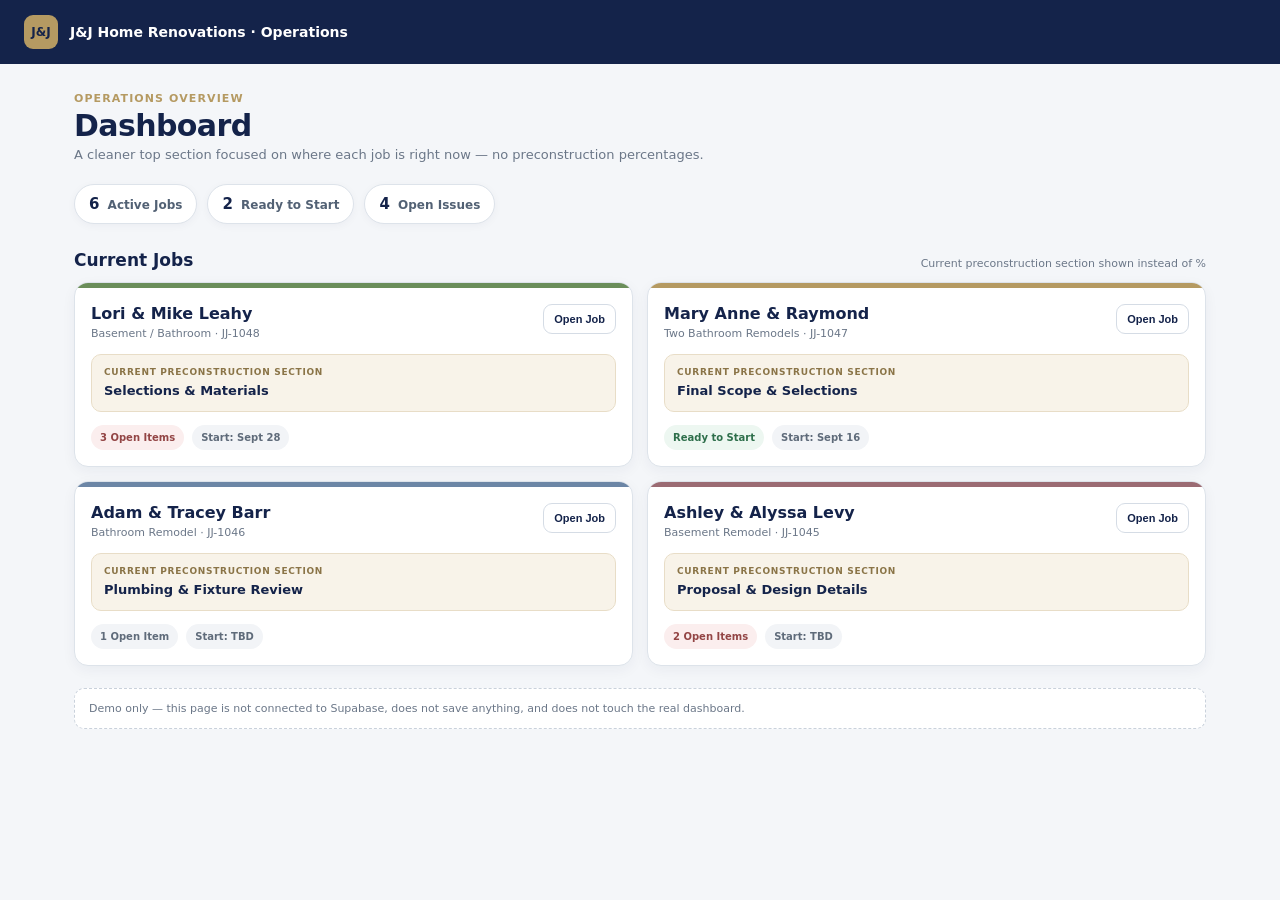
<file: dashboard-demo-a.html>
<!doctype html>
<html lang="en">
<head>
<meta charset="utf-8">
<meta name="viewport" content="width=device-width,initial-scale=1,viewport-fit=cover">
<title>J&J Dashboard Demo A</title>
<style>
:root{--navy:#14234A;--gold:#B59A62;--bg:#F4F6F9;--card:#fff;--line:#DDE3EA;--muted:#6B7788;--green:#2F7A53;--red:#A84A4A}
*{box-sizing:border-box}
body{margin:0;background:var(--bg);color:var(--navy);font-family:Inter,system-ui,-apple-system,BlinkMacSystemFont,"Segoe UI",sans-serif}
.shell{min-height:100vh}
.topbar{height:64px;background:var(--navy);color:#fff;display:flex;align-items:center;padding:0 24px;gap:12px}
.logo{width:34px;height:34px;border-radius:9px;background:var(--gold);display:grid;place-items:center;color:var(--navy);font-size:12px;font-weight:900}
.brand{font-size:14px;font-weight:850}
main{max-width:1180px;margin:0 auto;padding:28px 24px 50px}
.eyebrow{font-size:11px;letter-spacing:1.1px;font-weight:900;color:var(--gold);text-transform:uppercase}
h1{font-size:30px;line-height:1.05;margin:5px 0 5px;letter-spacing:-.6px}
.sub{color:var(--muted);font-size:13px;margin:0}
.summary{margin-top:22px;display:flex;gap:10px;flex-wrap:wrap}
.pill{background:#fff;border:1px solid var(--line);border-radius:999px;padding:10px 14px;font-size:12px;font-weight:800;color:#526174;box-shadow:0 2px 8px rgba(20,35,74,.04)}
.pill b{color:var(--navy);font-size:15px;margin-right:4px}
.section-head{display:flex;align-items:end;justify-content:space-between;margin:26px 0 12px}
.section-head h2{font-size:17px;margin:0}
.section-head span{font-size:11px;color:var(--muted)}
.jobs{display:grid;grid-template-columns:repeat(2,minmax(0,1fr));gap:14px}
.job{position:relative;background:var(--card);border:1px solid var(--line);border-radius:14px;overflow:hidden;box-shadow:0 4px 14px rgba(20,35,74,.05)}
.bar{height:5px;background:var(--project)}
.job-body{padding:16px}
.job-top{display:flex;align-items:flex-start;justify-content:space-between;gap:12px}
.job-name{font-size:16px;font-weight:900;line-height:1.2}
.job-meta{font-size:11px;color:var(--muted);margin-top:4px}
.open-btn{border:1px solid #D5DCE5;background:#fff;color:var(--navy);border-radius:9px;padding:8px 10px;font-size:11px;font-weight:850}
.current{margin-top:14px;padding:12px;border-radius:10px;background:#F8F3E9;border:1px solid #E8DDC7}
.current small{display:block;color:#8A7447;font-size:9px;font-weight:900;letter-spacing:.7px;text-transform:uppercase;margin-bottom:3px}
.current b{font-size:13px}
.job-bottom{margin-top:13px;display:flex;gap:8px;flex-wrap:wrap}
.status{font-size:10px;font-weight:800;border-radius:999px;padding:7px 9px;background:#F2F4F7;color:#5F6B7A}
.status.issue{background:#FBEEEE;color:#934545}
.status.ready{background:#EDF7F1;color:#2E6F4B}
.note{margin-top:22px;padding:13px 14px;border:1px dashed #C9D1DB;border-radius:10px;color:var(--muted);font-size:11px;background:#fff}
@media(max-width:900px){main{padding:22px 18px 40px}.jobs{grid-template-columns:1fr 1fr}}
@media(max-width:720px){.topbar{padding:0 16px}.jobs{grid-template-columns:1fr}.summary{gap:8px}.pill{padding:9px 12px}.section-head{margin-top:22px}}
</style>
</head>
<body>
<div class="shell">
  <div class="topbar"><div class="logo">J&J</div><div class="brand">J&J Home Renovations · Operations</div></div>
  <main>
    <div class="eyebrow">Operations Overview</div>
    <h1>Dashboard</h1>
    <p class="sub">A cleaner top section focused on where each job is right now — no preconstruction percentages.</p>

    <div class="summary">
      <div class="pill"><b>6</b> Active Jobs</div>
      <div class="pill"><b>2</b> Ready to Start</div>
      <div class="pill"><b>4</b> Open Issues</div>
    </div>

    <div class="section-head">
      <h2>Current Jobs</h2>
      <span>Current preconstruction section shown instead of %</span>
    </div>

    <div class="jobs">
      <article class="job" style="--project:#6B8E5A">
        <div class="bar"></div><div class="job-body">
          <div class="job-top"><div><div class="job-name">Lori & Mike Leahy</div><div class="job-meta">Basement / Bathroom · JJ-1048</div></div><button class="open-btn">Open Job</button></div>
          <div class="current"><small>Current Preconstruction Section</small><b>Selections & Materials</b></div>
          <div class="job-bottom"><span class="status issue">3 Open Items</span><span class="status">Start: Sept 28</span></div>
        </div>
      </article>

      <article class="job" style="--project:#B59A62">
        <div class="bar"></div><div class="job-body">
          <div class="job-top"><div><div class="job-name">Mary Anne & Raymond</div><div class="job-meta">Two Bathroom Remodels · JJ-1047</div></div><button class="open-btn">Open Job</button></div>
          <div class="current"><small>Current Preconstruction Section</small><b>Final Scope & Selections</b></div>
          <div class="job-bottom"><span class="status ready">Ready to Start</span><span class="status">Start: Sept 16</span></div>
        </div>
      </article>

      <article class="job" style="--project:#6C86A6">
        <div class="bar"></div><div class="job-body">
          <div class="job-top"><div><div class="job-name">Adam & Tracey Barr</div><div class="job-meta">Bathroom Remodel · JJ-1046</div></div><button class="open-btn">Open Job</button></div>
          <div class="current"><small>Current Preconstruction Section</small><b>Plumbing & Fixture Review</b></div>
          <div class="job-bottom"><span class="status">1 Open Item</span><span class="status">Start: TBD</span></div>
        </div>
      </article>

      <article class="job" style="--project:#9B6B73">
        <div class="bar"></div><div class="job-body">
          <div class="job-top"><div><div class="job-name">Ashley & Alyssa Levy</div><div class="job-meta">Basement Remodel · JJ-1045</div></div><button class="open-btn">Open Job</button></div>
          <div class="current"><small>Current Preconstruction Section</small><b>Proposal & Design Details</b></div>
          <div class="job-bottom"><span class="status issue">2 Open Items</span><span class="status">Start: TBD</span></div>
        </div>
      </article>
    </div>

    <div class="note">Demo only — this page is not connected to Supabase, does not save anything, and does not touch the real dashboard.</div>
  </main>
</div>
</body>
</html>
</file>
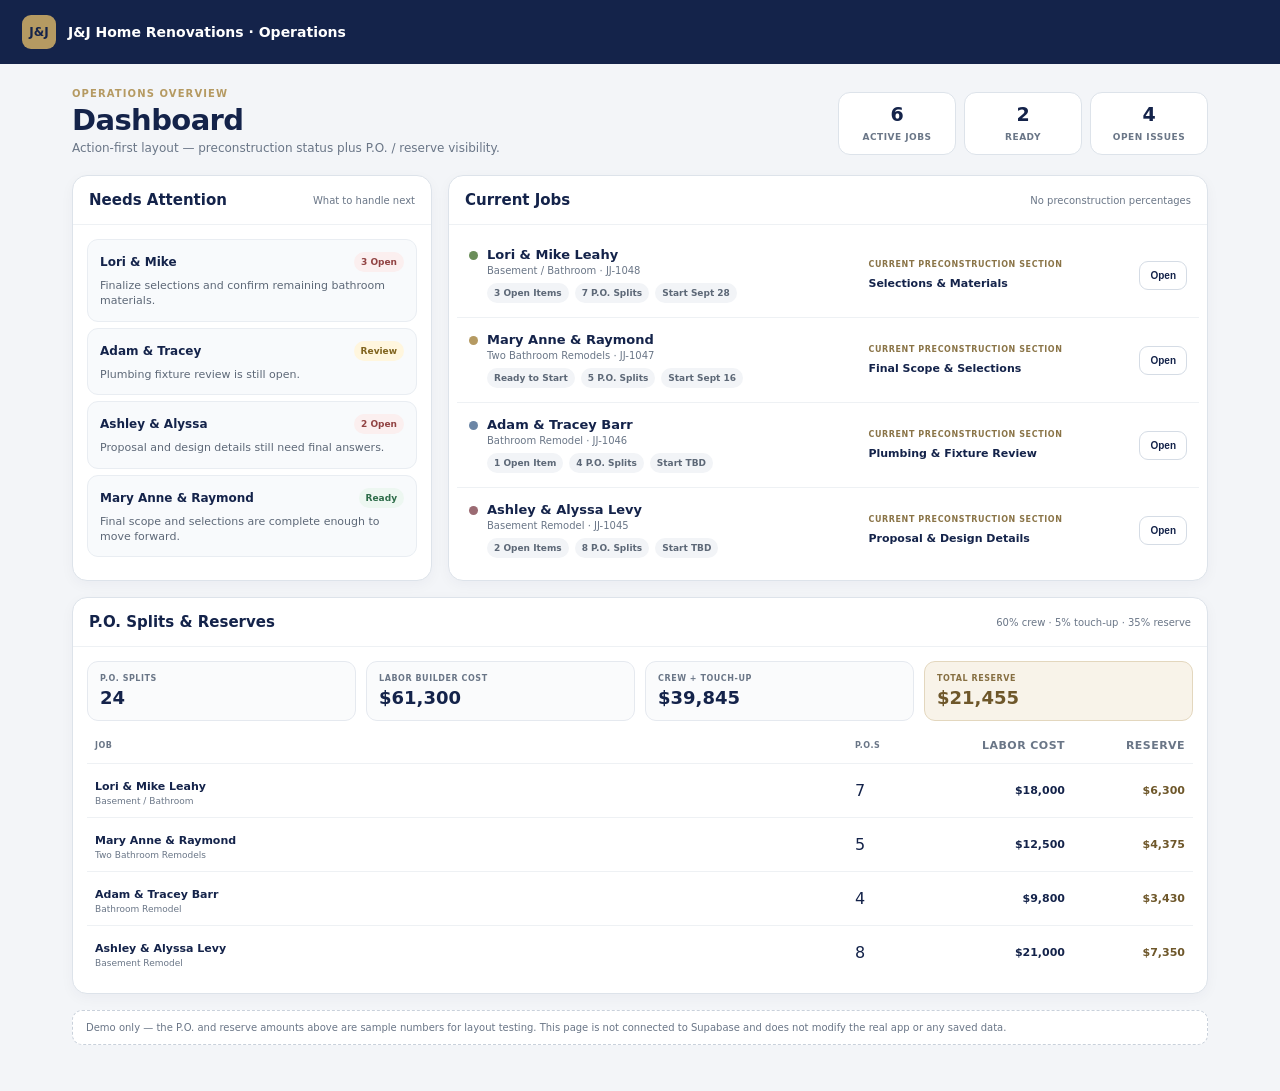
<file: dashboard-demo-b.html>
<!doctype html>
<html lang="en">
<head>
<meta charset="utf-8">
<meta name="viewport" content="width=device-width,initial-scale=1,viewport-fit=cover">
<title>J&J Dashboard Demo B</title>
<style>
:root{--navy:#14234A;--gold:#B59A62;--bg:#F3F5F8;--card:#fff;--line:#DDE3EA;--muted:#6A7687;--green:#2F7A53;--red:#A84A4A;--amber:#8A6A25}
*{box-sizing:border-box}
body{margin:0;background:var(--bg);color:var(--navy);font-family:Inter,system-ui,-apple-system,BlinkMacSystemFont,"Segoe UI",sans-serif}
header{height:64px;background:var(--navy);color:#fff;display:flex;align-items:center;padding:0 22px;gap:12px}
.logo{width:34px;height:34px;border-radius:9px;background:var(--gold);display:grid;place-items:center;color:var(--navy);font-size:12px;font-weight:900}
header strong{font-size:14px}
main{max-width:1180px;margin:auto;padding:24px 22px 46px}
.hero{display:flex;align-items:flex-end;justify-content:space-between;gap:20px;margin-bottom:20px}
.eyebrow{font-size:10px;text-transform:uppercase;letter-spacing:1.1px;font-weight:900;color:var(--gold)}
h1{margin:4px 0 4px;font-size:29px;letter-spacing:-.6px}
.hero p{margin:0;color:var(--muted);font-size:12px}
.stats{display:flex;gap:8px;flex-wrap:wrap}
.stat{min-width:118px;background:#fff;border:1px solid var(--line);border-radius:12px;padding:10px 12px;text-align:center}
.stat b{display:block;font-size:19px}.stat span{font-size:9px;color:var(--muted);font-weight:800;text-transform:uppercase;letter-spacing:.5px}
.layout{display:grid;grid-template-columns:360px minmax(0,1fr);gap:16px}
.panel{background:#fff;border:1px solid var(--line);border-radius:15px;box-shadow:0 4px 14px rgba(20,35,74,.04);overflow:hidden}
.panel-head{padding:15px 16px;border-bottom:1px solid #EEF1F4;display:flex;justify-content:space-between;align-items:center;gap:12px}
.panel-head h2{margin:0;font-size:15px}.panel-head small{color:var(--muted);font-size:10px}
.attention{padding:8px}
.task{padding:12px;border-radius:11px;margin:6px;background:#F8FAFC;border:1px solid #E9EDF2}
.task-top{display:flex;gap:8px;align-items:center;justify-content:space-between}
.task-name{font-size:12px;font-weight:900}.badge{font-size:9px;font-weight:900;padding:5px 7px;border-radius:999px;background:#FBEFEF;color:#914343}
.badge.amber{background:#FFF6DE;color:#80641F}.badge.green{background:#EDF7F1;color:#2D6C49}
.task p{margin:6px 0 0;color:#5D6877;font-size:11px;line-height:1.4}
.jobs{padding:8px}
.job{display:grid;grid-template-columns:minmax(0,1.2fr) minmax(160px,.8fr) auto;gap:14px;align-items:center;padding:14px 12px;border-bottom:1px solid #EEF1F4}
.job:last-child{border-bottom:0}
.name{display:flex;align-items:flex-start;gap:9px}.dot{width:9px;height:9px;border-radius:50%;margin-top:4px;background:var(--project)}
.name b{display:block;font-size:13px}.name small{display:block;margin-top:3px;color:var(--muted);font-size:10px}
.section small{display:block;color:#8A7447;font-size:8px;font-weight:900;text-transform:uppercase;letter-spacing:.6px;margin-bottom:3px}.section b{font-size:11px}
.meta{display:flex;gap:6px;flex-wrap:wrap;margin-top:7px}.chip{font-size:9px;padding:5px 7px;border-radius:999px;background:#F2F4F7;color:#5D6877;font-weight:800}
.open{border:1px solid #D5DCE5;background:#fff;color:var(--navy);border-radius:9px;padding:8px 10px;font-size:10px;font-weight:900}
.po-panel{margin-top:16px}
.po-summary{display:grid;grid-template-columns:repeat(4,minmax(0,1fr));gap:10px;padding:14px}
.po-kpi{border:1px solid #E5E9EF;border-radius:11px;padding:12px;background:#FAFBFC}
.po-kpi span{display:block;color:var(--muted);font-size:8px;text-transform:uppercase;font-weight:900;letter-spacing:.55px}
.po-kpi b{display:block;margin-top:4px;font-size:18px}
.po-kpi.reserve{background:#F8F3E9;border-color:#E3D7BE}.po-kpi.reserve span{color:#866F42}.po-kpi.reserve b{color:#6E572A}
.po-table{padding:0 14px 14px}
.po-row{display:grid;grid-template-columns:minmax(0,1.4fr) 90px 110px 110px;gap:10px;align-items:center;padding:11px 8px;border-top:1px solid #EEF1F4}
.po-row.head{color:var(--muted);font-size:8px;font-weight:900;text-transform:uppercase;letter-spacing:.45px;border-top:0;padding-top:4px}
.po-row b{font-size:11px}.po-row small{display:block;color:var(--muted);font-size:9px;margin-top:2px}
.money{text-align:right;font-size:11px;font-weight:850}.reserve-money{color:#6E572A}
.note{margin-top:16px;padding:11px 13px;border:1px dashed #C9D1DB;border-radius:10px;background:#fff;color:var(--muted);font-size:10px}
@media(max-width:900px){.hero{align-items:flex-start;flex-direction:column}.layout{grid-template-columns:1fr}.attention{display:grid;grid-template-columns:1fr 1fr}.job{grid-template-columns:minmax(0,1fr) 210px auto}.po-summary{grid-template-columns:repeat(4,1fr)}}
@media(max-width:680px){main{padding:18px 14px 36px}.attention{grid-template-columns:1fr}.job{grid-template-columns:1fr auto}.section{grid-column:1/-1;padding-left:18px}.stats{width:100%}.stat{flex:1;min-width:90px}.po-summary{grid-template-columns:1fr 1fr}.po-row{grid-template-columns:minmax(0,1fr) 70px 90px}.po-row>div:nth-child(3){display:none}}
</style>
</head>
<body>
<header><div class="logo">J&J</div><strong>J&J Home Renovations · Operations</strong></header>
<main>
  <div class="hero">
    <div><div class="eyebrow">Operations Overview</div><h1>Dashboard</h1><p>Action-first layout — preconstruction status plus P.O. / reserve visibility.</p></div>
    <div class="stats">
      <div class="stat"><b>6</b><span>Active Jobs</span></div>
      <div class="stat"><b>2</b><span>Ready</span></div>
      <div class="stat"><b>4</b><span>Open Issues</span></div>
    </div>
  </div>

  <div class="layout">
    <section class="panel">
      <div class="panel-head"><h2>Needs Attention</h2><small>What to handle next</small></div>
      <div class="attention">
        <div class="task"><div class="task-top"><span class="task-name">Lori & Mike</span><span class="badge">3 Open</span></div><p>Finalize selections and confirm remaining bathroom materials.</p></div>
        <div class="task"><div class="task-top"><span class="task-name">Adam & Tracey</span><span class="badge amber">Review</span></div><p>Plumbing fixture review is still open.</p></div>
        <div class="task"><div class="task-top"><span class="task-name">Ashley & Alyssa</span><span class="badge">2 Open</span></div><p>Proposal and design details still need final answers.</p></div>
        <div class="task"><div class="task-top"><span class="task-name">Mary Anne & Raymond</span><span class="badge green">Ready</span></div><p>Final scope and selections are complete enough to move forward.</p></div>
      </div>
    </section>

    <section class="panel">
      <div class="panel-head"><h2>Current Jobs</h2><small>No preconstruction percentages</small></div>
      <div class="jobs">
        <div class="job" style="--project:#6B8E5A">
          <div class="name"><span class="dot"></span><div><b>Lori & Mike Leahy</b><small>Basement / Bathroom · JJ-1048</small><div class="meta"><span class="chip">3 Open Items</span><span class="chip">7 P.O. Splits</span><span class="chip">Start Sept 28</span></div></div></div>
          <div class="section"><small>Current Preconstruction Section</small><b>Selections & Materials</b></div>
          <button class="open">Open</button>
        </div>

        <div class="job" style="--project:#B59A62">
          <div class="name"><span class="dot"></span><div><b>Mary Anne & Raymond</b><small>Two Bathroom Remodels · JJ-1047</small><div class="meta"><span class="chip">Ready to Start</span><span class="chip">5 P.O. Splits</span><span class="chip">Start Sept 16</span></div></div></div>
          <div class="section"><small>Current Preconstruction Section</small><b>Final Scope & Selections</b></div>
          <button class="open">Open</button>
        </div>

        <div class="job" style="--project:#6C86A6">
          <div class="name"><span class="dot"></span><div><b>Adam & Tracey Barr</b><small>Bathroom Remodel · JJ-1046</small><div class="meta"><span class="chip">1 Open Item</span><span class="chip">4 P.O. Splits</span><span class="chip">Start TBD</span></div></div></div>
          <div class="section"><small>Current Preconstruction Section</small><b>Plumbing & Fixture Review</b></div>
          <button class="open">Open</button>
        </div>

        <div class="job" style="--project:#9B6B73">
          <div class="name"><span class="dot"></span><div><b>Ashley & Alyssa Levy</b><small>Basement Remodel · JJ-1045</small><div class="meta"><span class="chip">2 Open Items</span><span class="chip">8 P.O. Splits</span><span class="chip">Start TBD</span></div></div></div>
          <div class="section"><small>Current Preconstruction Section</small><b>Proposal & Design Details</b></div>
          <button class="open">Open</button>
        </div>
      </div>
    </section>
  </div>

  <section class="panel po-panel">
    <div class="panel-head"><h2>P.O. Splits & Reserves</h2><small>60% crew · 5% touch-up · 35% reserve</small></div>
    <div class="po-summary">
      <div class="po-kpi"><span>P.O. Splits</span><b>24</b></div>
      <div class="po-kpi"><span>Labor Builder Cost</span><b>$61,300</b></div>
      <div class="po-kpi"><span>Crew + Touch-Up</span><b>$39,845</b></div>
      <div class="po-kpi reserve"><span>Total Reserve</span><b>$21,455</b></div>
    </div>
    <div class="po-table">
      <div class="po-row head"><div>Job</div><div>P.O.s</div><div class="money">Labor Cost</div><div class="money">Reserve</div></div>
      <div class="po-row"><div><b>Lori & Mike Leahy</b><small>Basement / Bathroom</small></div><div>7</div><div class="money">$18,000</div><div class="money reserve-money">$6,300</div></div>
      <div class="po-row"><div><b>Mary Anne & Raymond</b><small>Two Bathroom Remodels</small></div><div>5</div><div class="money">$12,500</div><div class="money reserve-money">$4,375</div></div>
      <div class="po-row"><div><b>Adam & Tracey Barr</b><small>Bathroom Remodel</small></div><div>4</div><div class="money">$9,800</div><div class="money reserve-money">$3,430</div></div>
      <div class="po-row"><div><b>Ashley & Alyssa Levy</b><small>Basement Remodel</small></div><div>8</div><div class="money">$21,000</div><div class="money reserve-money">$7,350</div></div>
    </div>
  </section>

  <div class="note">Demo only — the P.O. and reserve amounts above are sample numbers for layout testing. This page is not connected to Supabase and does not modify the real app or any saved data.</div>
</main>
</body>
</html>
</file>
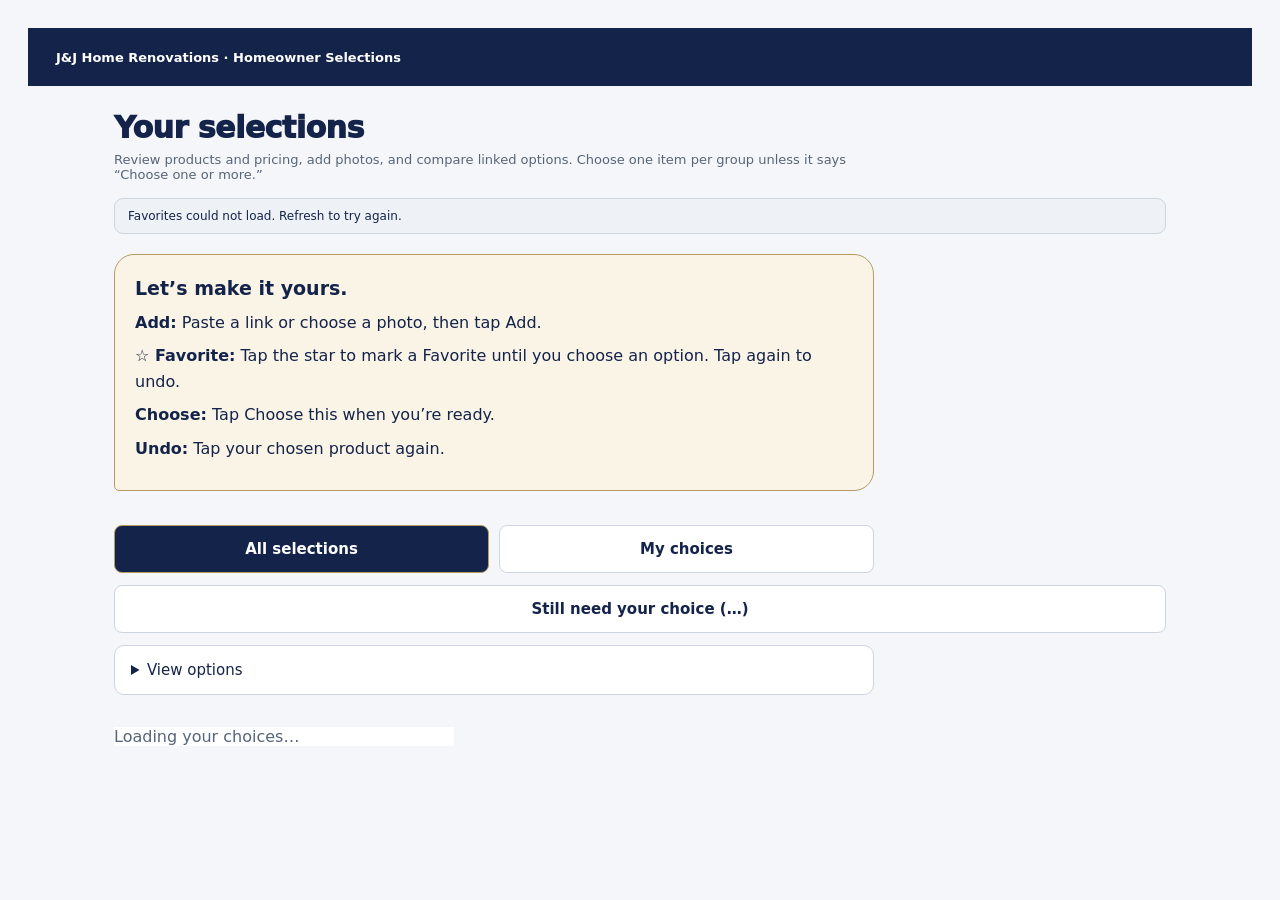
<file: homeowner.html>
<!doctype html><html lang="en"><head><meta charset="utf-8"><meta name="viewport" content="width=device-width,initial-scale=1"><meta name="referrer" content="no-referrer"><title>J&J · Your Selections</title><style>
*{box-sizing:border-box}body{margin:0;background:#f5f6f8;color:#14234a;font:16px system-ui}main{max-width:1100px;margin:auto;padding:24px}header{background:#14234a;color:white;padding:20px}button,input,textarea,select{font:inherit}button{min-height:44px;padding:12px 16px;border:0;border-radius:8px;background:#14234a;color:white;cursor:pointer}button:disabled{opacity:.5}.primary{background:#c69c43;color:#14234a;font-weight:750}.secondary{background:#edf0f5;color:#14234a}.toolbar,.actions{display:flex;gap:10px;flex-wrap:wrap;align-items:center}.toolbar{justify-content:space-between;margin:20px 0}#items{display:grid;grid-template-columns:repeat(auto-fit,minmax(260px,1fr));gap:16px}article{overflow:hidden;background:white;border:1px solid #d9dce2;border-radius:12px}article.chosen{border:2px solid #2e7a55}.card-body{padding:20px}.badge{color:#246441;font-weight:700}.photo{width:100%;height:200px;object-fit:contain;background:#f0f2f5}.placeholder{display:grid;place-items:center;color:#687386}input,textarea,select{width:100%;padding:10px;border:1px solid #bbc2ce;border-radius:6px;margin:6px 0 14px}label{display:block}.fields{display:grid;grid-template-columns:repeat(2,minmax(0,1fr));gap:12px}.detail{white-space:pre-wrap;overflow-wrap:anywhere}a{color:#14234a}#message{padding:14px;background:#fff3d8;border-radius:8px}h1{font-size:28px}h2{font-size:20px;margin-top:8px}small{display:block;color:#657080;margin:8px 0}.price{font-size:22px;font-weight:750}.price small{font-size:13px;font-weight:400}dialog{border:0;border-radius:16px;padding:0;width:min(720px,calc(100% - 24px));max-height:90dvh;color:#14234a}dialog::backdrop{background:#08131fb8}.modal-head,.modal-foot{padding:18px 22px;background:#fff;display:flex;justify-content:space-between;gap:10px;align-items:center;position:sticky;z-index:1}.modal-head{top:0;border-bottom:1px solid #ddd}.modal-foot{bottom:0;border-top:1px solid #ddd}.form-body{padding:22px}.photo-editor{padding:16px;background:#f4f6f9;border:1px dashed #a7b1c1;border-radius:10px;margin-bottom:16px}#preview{max-height:170px;max-width:100%;display:block;margin:auto}#editorMessage{color:#a23125;white-space:pre-wrap}[hidden]{display:none!important}button:focus-visible,a:focus-visible{outline:3px solid #c69c43;outline-offset:3px}@media(max-width:520px){main{padding:16px}.fields{grid-template-columns:1fr;gap:0}.toolbar>button{flex:1}.modal-head,.modal-foot,.form-body{padding:16px}h1{font-size:24px}} 
#items.list{grid-template-columns:1fr}#items.list article{display:grid;grid-template-columns:150px minmax(0,1fr);align-items:start}#items.list .photo{height:140px;margin-top:20px}#items.list article:not(:has(.photo)) .card-body{grid-column:1/-1}.card-body{min-width:0;overflow-wrap:anywhere;background:#fff}.actions[aria-label="Selections view"]{margin-bottom:16px}.actions button[aria-pressed="true"]{background:#14234a;color:#fff}.option-group{margin:0 0 14px;border:1px solid #d9dce2;border-radius:12px;background:#f8fafb;overflow:hidden}.option-group>summary{cursor:pointer;padding:14px 16px;background:#fff;font-weight:800;list-style:none}.option-group>summary::-webkit-details-marker{display:none}.option-group>summary span{float:right;color:#657080;font-size:13px;font-weight:500}.option-group-items{display:grid;grid-template-columns:repeat(auto-fit,minmax(260px,1fr));gap:16px;padding:14px}.option-label{display:inline-block;color:#657080;font-size:12px;font-weight:650}.readonly-field{padding:10px;border:1px solid #bbc2ce;border-radius:6px;margin:6px 0 14px;background:#f2f4f7;color:#596579;font-weight:650}@media(max-width:520px){#items.list article{grid-template-columns:85px minmax(0,1fr)}#items.list .photo{height:90px}}

#hoNavigationHelp{background:#faf4e7!important;color:#14234a!important;border:1px solid #dfd1b1;border-radius:12px;padding:18px 22px;margin:16px 0 22px;line-height:1.55}
#hoNavigationHelp h2{color:#14234a!important;font-size:20px;margin:0 0 10px}
#hoNavigationHelp ol,#hoNavigationHelp ul{margin:8px 0;padding-left:24px}
#hoNavigationHelp li{margin:8px 0;color:#14234a!important}
#hoNavigationHelp p{margin:12px 0;color:#14234a!important}
#hoNavigationHelp strong,#hoNavigationHelp summary{color:#14234a!important}
#hoNavigationHelp summary{cursor:pointer;font-weight:750;min-height:44px;display:list-item;padding:10px 0}
#hoNavigationHelp summary:focus-visible{outline:3px solid #b59a62;outline-offset:3px}
@media(max-width:520px){#hoNavigationHelp{padding:16px}#hoNavigationHelp h2{font-size:19px}}
</style></head><body><header>J&J Home Renovations · Homeowner Selections</header><main><h1 id="job">Your selections</h1><p id="hoAllDescription">Review products and pricing, add photos, and compare linked options. Choose one item per group unless it says “Choose one or more.”</p><section hidden id="hoNavigationHelp" aria-labelledby="hoHelpTitle">
<h2 id="hoHelpTitle">How to finish your missing selections</h2>
<ol>
<li><strong>Start with “Still need your choice.”</strong> This shows what you still need to pick, one group at a time.</li>
<li><strong>Compare, then tap “Choose this.”</strong> Tap a group name to see its options. Use “View product” for more details.</li>
<li><strong>Wait for your choice to save, then tap “Next choice.”</strong> You can use “Skip for now” and come back later.</li>
</ol>
<p><strong>Want to see everything?</strong> Tap “All selections.” Tap “My choices” to review what you’ve picked.</p>
<details><summary>A few helpful tips</summary><ul>
<li><strong>The star is a favorite, not your final choice.</strong> Tap “Choose this” when you’re ready.</li>
<li><strong>Choose one item per group.</strong> If a group says “Choose one or more,” you may pick several. In the step-by-step view, tap “Done with this group” when finished.</li>
<li><strong>Have another idea?</strong> Tap “+ Add a link or photo” and follow the prompts.</li>
<li><strong>Changed your mind?</strong> Use “Undo” on your chosen item if available. Contact J&amp;J if an item is already ordered or you need help.</li>
<li><strong>No separate submit button is needed for your choices.</strong> Wait for the saved confirmation before closing. If you see an error, tap “Refresh selections” and check your choices.</li>
</ul></details></section><p id="message" role="status">Opening your private link…</p><div class="toolbar"><button id="newSelection" class="primary" hidden>+ Add a link or photo</button><button id="retryChoice" class="secondary" type="button" hidden>Retry unconfirmed choice</button><button id="refresh" class="secondary" hidden>Refresh selections</button></div><div class="actions" role="group" aria-label="Selections view"><button id="cardView" class="secondary" aria-pressed="true">Card view</button><button id="listView" class="secondary" aria-pressed="false">List view</button></div><div id="items"></div></main>
<dialog id="editor" aria-labelledby="editorTitle"><form id="selectionForm"><div class="modal-head"><h2 id="editorTitle">Add Selection</h2><button type="button" id="closeEditor" class="secondary" aria-label="Close editor">×</button></div><div class="form-body"><label>Product link<input name="url" type="url" maxlength="2000" placeholder="https://"></label><button type="button" id="fillLink" class="secondary">Fill from link</button><small id="lookupMessage" role="status">Update the link to fill product details. Pricing stays with J&J.</small><div class="fields"><label>Product name<input name="title" required maxlength="200"></label><label>Room<input name="room" maxlength="150"></label><label>Category<input name="category" maxlength="100"></label><label>Vendor<input name="vendor" maxlength="200"></label><label>Model / SKU<input name="model" maxlength="200"></label><label>Quantity<input name="quantity" type="number" min="1" max="10000" step="any" value="1" required></label></div><label>Description / finish / color<textarea name="description" rows="4" maxlength="4000"></textarea></label><div class="photo-editor"><img id="preview" alt="Product photo preview" hidden><label>Photo<input id="photoFile" type="file" accept="image/*"></label><label>Or photo URL<input id="photoUrl" type="url" placeholder="https://"></label><button type="button" id="removePhoto" class="secondary">Remove photo</button><small>Choose a photo from your phone or computer. Photos are resized for faster loading.</small></div><div class="fields"><label>Purchased by<div class="readonly-field">Staff assigns buyer</div></label><label>Current status<select name="status"><option>Pending</option><option>Selected</option></select></label></div><small>Pricing is set by J&J and is read-only. New products are added without a price. Approval and ordering statuses are managed by J&J.</small><p id="editorMessage" role="status"></p></div><div class="modal-foot"><button type="button" id="cancelEditor" class="secondary">Cancel</button><button id="saveSelection" class="primary">Add Selection</button></div></form></dialog>
<script defer src="selections-metadata.js?v=20261103-undo-save"></script><script defer src="vendor/supabase-js.umd.js"></script><script defer src="customer-simple-add.js?v=20261126-background-add"></script><script defer src="portal-performance.js?v=20261118-choice-recovery"></script><script defer src="homeowner-add-queue.js?v=20261126-background-add"></script><script defer src="homeowner-app.js?v=20261126-background-add"></script><script defer src="customer-view.js?v=20261126-favorite-reliability"></script><script defer src="selection-budgets.js?v=20261101-allowance"></script><script defer src="homeowner-ready.js?v=20261112-steady-buttons"></script></body></html>
</file>
<file: redesign.css>
/* Authentication overlays must remain readable under the global night palette. */
@media screen{
html[data-preview-theme=night] body :is(#loginOverlay,#cloudLoginOverlay,#passwordResetOverlay) .login-card{background:#172f47!important;border:1px solid #b59a62!important;box-shadow:0 18px 60px #0006!important}
html[data-preview-theme=night] body :is(#loginOverlay,#cloudLoginOverlay,#passwordResetOverlay) .login-card *{color:#e6edf4!important}
html[data-preview-theme=night] body :is(#loginOverlay,#cloudLoginOverlay,#passwordResetOverlay) .login-logo{background:#b59a62!important;color:#0c1c2d!important}
html[data-preview-theme=night] body :is(#loginOverlay,#cloudLoginOverlay,#passwordResetOverlay) input{background:#203c56!important;color:#fff!important;border-color:#8499ad!important}
html[data-preview-theme=night] body :is(#loginOverlay,#cloudLoginOverlay,#passwordResetOverlay) input:-webkit-autofill{-webkit-text-fill-color:#fff!important;box-shadow:0 0 0 1000px #203c56 inset!important}
html[data-preview-theme=night] body :is(#loginOverlay,#cloudLoginOverlay,#passwordResetOverlay) .btn-gold{background:#b59a62!important;color:#0c1c2d!important}
html[data-preview-theme=night] body :is(#cloudLoginMessage,#passwordResetMessage){color:#ffd6aa!important;font-size:14px!important}
}
@media screen{
html[data-preview-theme=night][data-preview-theme=night] body{background:#0c1c2d!important;color:#fff!important;color-scheme:dark}
/* Text inherits from its themed surface; do not force white text onto light controls. */
html[data-preview-theme=night][data-preview-theme=night] :is(header,nav,.panel,.card,.job,.stat,.product,.note,.notice,.empty,.preview-note,.preview-progress,.preview-banner,.precon-summary-card,.precon-accordion,.precon-overview-shell,.new-box,.precon-info,.precon-inline-top,.precon-summary-top,.precon-overview-row,.job-po-toolbar,.job-po-stats>div,.bulk-bill-toolbar,.bill-table-wrap,.inline-host,.split-editor,.po-shell,.po-split-group,.checkpoint,.special-promises,.inspection-grid>div,dialog){background:#172f47!important;border-color:#38546e!important;box-shadow:0 3px 14px #0002!important}
html[data-preview-theme=night][data-preview-theme=night] :is(input:not([type=checkbox]):not([type=radio]),textarea,select,button,.quick-box,.input,.badge,.preview-controls,.precon-info-grid>div,.stats>div,.selection-filter,.selection-url-import,.selection-add-from-url,.completion-calendar,.pay-calendar){background:#203c56!important;border-color:#48647e!important}
html[data-preview-theme=night][data-preview-theme=night] :is(th,.split-head,.jj-employee-heading,.checklist-head,.checkpoint-title){background:#203c56!important}
html[data-preview-theme=night][data-preview-theme=night] :is(td,tr,.pc-row,.po-head,.numbers){border-color:#38546e!important}
html[data-preview-theme=night][data-preview-theme=night] :is(button:hover,button.active,button[aria-current=page],button[aria-pressed=true],.sidebar-links button.selected){background:#2c5070!important;border-color:#7ba4c8!important}
html[data-preview-theme=night][data-preview-theme=night] :is(input,textarea)::placeholder{color:#d4e1ec!important;opacity:.85}
html[data-preview-theme=night][data-preview-theme=night] :is(input,textarea,select,button):focus-visible{outline:2px solid #a0c9ed!important;outline-offset:2px}
html[data-preview-theme=night][data-preview-theme=night] input:is([type=checkbox],[type=radio]){accent-color:#86b9e1}
html[data-preview-theme=night][data-preview-theme=night] button:disabled{background:#152b40!important;opacity:.5}
html[data-preview-theme=night][data-preview-theme=night] :is(.gold-status,.approval-chip.subs){background:#4d483b!important;border-color:#968569!important}
html[data-preview-theme=night][data-preview-theme=night] :is(.blue,.approval-chip.house){background:#244c71!important}
html[data-preview-theme=night][data-preview-theme=night] #previewSidebar{background:#0c1c2d!important;border-color:#38546e!important}
html[data-preview-theme=night][data-preview-theme=night] .sidebar-brand{background:transparent!important}
html[data-preview-theme=night][data-preview-theme=night] .sidebar-bottom .theme-controls button[aria-pressed=true]{background:#2c5070!important;border:1px solid #92b8da!important}
html[data-preview-theme=night][data-preview-theme=night] dialog::backdrop{background:#040c16b8}
}

@media screen{
html[data-preview-theme=night][data-preview-theme=night] :is(.panel,.card,.job,.stat,.product,.precon-accordion,.precon-summary-card,.job-po-toolbar,.job-po-stats>div,.bulk-bill-toolbar,.bill-table-wrap,.note,.new-box,.notice,.empty,dialog,input,textarea,select,button){border-color:rgba(255,255,255,.35)!important}
html[data-preview-theme=night][data-preview-theme=night] .month-calendar-grid{background:rgba(255,255,255,.28)!important;border-color:rgba(255,255,255,.4)!important;gap:1px!important}
html[data-preview-theme=night][data-preview-theme=night] .month-calendar-cell{background:#182f44!important;outline:1px solid rgba(255,255,255,.18);outline-offset:-1px}
html[data-preview-theme=night][data-preview-theme=night] :is(.completion-days,.sunday-grid) button{border:1px solid rgba(255,255,255,.38)!important}
html[data-preview-theme=night][data-preview-theme=night] :is(.completion-days,.sunday-grid) button:disabled{border-color:rgba(255,255,255,.13)!important;opacity:.45}
html[data-preview-theme=night][data-preview-theme=night] body :is(*,#night-text){color:#e6edf4!important}
html[data-preview-theme=night][data-preview-theme=night] body :is(small,.muted,.eyebrow,.job-po-note,.edit-hint){color:#b8c9d9!important}
html[data-preview-theme=night][data-preview-theme=night] .cost-bar-track{background:#102336!important;border:1px solid rgba(255,255,255,.18)!important}
html[data-preview-theme=night][data-preview-theme=night] .cost-bar{border:1px solid rgba(255,255,255,.35)!important;box-sizing:border-box}
html[data-preview-theme=night][data-preview-theme=night] .cost-bar[data-cost-bar=Baseline]{background:#a5b6ca!important}
html[data-preview-theme=night][data-preview-theme=night] .cost-bar[data-cost-bar=Committed]{background:#61b69d!important}
html[data-preview-theme=night][data-preview-theme=night] .cost-bar[data-cost-bar="Builder cost"]{background:#78afe0!important}
}

@media screen{
html[data-preview-theme=night]{color-scheme:dark}
html[data-preview-theme=night] body{--navy:#e6edf4;--text:#e6edf4;--muted:#b8c9d9;--line:#ffffff35;--bg:#0c1c2d;--red:#e0a5aa;background:#0c1c2d;color:#e6edf4}
html[data-preview-theme=night] :is(.selections-workspace,.selection-groups,.selection-room-content){background:transparent;color:#e6edf4}
html[data-preview-theme=night] :is(.selection-card,.selection-room-group,.selection-modal,.card.info-card,.selection-empty){background:#172f47;border-color:#ffffff40;color:#e6edf4}
html[data-preview-theme=night] :is(.selection-linkbox,.selection-room-heading,.selection-modal-head,.selection-modal-foot,.selection-photo,.selection-image-drop,.selection-image-preview,.selection-tax-row){background:#203c56;border-color:#ffffff35;color:#e6edf4}
html[data-preview-theme=night] :is(button,.btn,a.selection-header-button,input:not([type=checkbox]),select,textarea,.selection-photo-empty span){background:#203c56;color:#e6edf4;border-color:#ffffff45}
html[data-preview-theme=night] :is(.selection-heading p,.selection-card-meta,.selection-vendor,.selection-purchased,.selection-price small,.selection-image-copy,.selection-image-name,.selection-hint,.selection-field label,.selection-lead-label,.selection-lookup-status,.selection-tax-row span,.help-text){color:#b8c9d9}
html[data-preview-theme=night] :is(h2,h3,.selection-summary b,.selection-purchased b,.selection-image-copy strong,.selection-price,.selection-empty strong,.selection-room-toggle){color:#e6edf4}
html[data-preview-theme=night] :is(.selection-filter.active,.selection-view-button.active,.selection-group-toggle){background:#29475f;border-color:#b59a6280;box-shadow:inset 0 -2px #b59a62}
html[data-preview-theme=night] :is(.selection-card-bottom,.selection-lead-time,.selection-grid.selection-list .selection-photo){border-color:#ffffff30}
html[data-preview-theme=night] .selection-card-actions :is(a,button){color:#a8ceec;background:transparent}
html[data-preview-theme=night] :is(.btn-gold,.selection-url-row button,.selection-header-button.primary){background:#b59a62;color:#0c1c2d;border-color:#c5ab73}
html[data-preview-theme=night] .selection-danger{background:#443b47!important;color:#edb4bb!important;border-color:#9c7881!important}
html[data-preview-theme=night] .selection-photo-status.pending{background:#51452f;color:#f0d99b}
html[data-preview-theme=night] .selection-photo-status.selected{background:#285346;color:#c3ecda}
html[data-preview-theme=night] .selection-photo-status.ordered{background:#294f70;color:#d0e7fa}
html[data-preview-theme=night] .selection-photo-status.received{background:#285346;color:#c3ecda}
html[data-preview-theme=night] #previewSelectionNotice{background:#203c56;border-color:#b59a6270;color:#c8d6e2}
html[data-preview-theme=night] input[type=checkbox]{accent-color:#b59a62}
html[data-preview-theme=night] ::placeholder{color:#a8bbca;opacity:1}
html[data-preview-theme=night] .selection-image-drop.dragover{background:#29475f;border-color:#b59a62}
@media(hover:hover){html[data-preview-theme=night] :is(textarea,input:not([type=checkbox]):not([readonly]),select):not(:disabled):hover{background:#29475f;outline:1px solid #b59a62;outline-offset:1px}}
}

/* Familiar brand-gold heading bars in both themes. */
@media screen{
html[data-preview-theme] body .selection-room-heading,
html[data-preview-theme] body .selection-modal-head{background:#b59a62;border:1px solid #c5ab73;border-radius:9px;padding:12px 14px;color:#0c1c2d}
html[data-preview-theme] body .selection-room-heading{margin-bottom:12px}
html[data-preview-theme] body .selection-modal-head{border-radius:17px 17px 0 0;margin:0}
html[data-preview-theme] body .selection-room-heading :is(.selection-room-toggle,b,small,.selection-room-chevron),
html[data-preview-theme] body .selection-modal-head h3{background:transparent;color:#0c1c2d}
html[data-preview-theme] body .selection-room-heading .selection-group-add-option,
html[data-preview-theme] body .selection-modal-head>button{background:#ffffff30;color:#0c1c2d;border:1px solid #0c1c2d40}
html[data-preview-theme] body .selection-heading{padding-bottom:16px;border-bottom:2px solid #b59a62}
html[data-preview-theme] body .selection-linkbox{border-top:3px solid #b59a62}
html[data-preview-theme] body .selection-toolbar{border-bottom:1px solid #b59a6270;padding-bottom:12px}
html[data-preview-theme] body .selection-filter.active,
html[data-preview-theme] body .selection-view-button.active{border-color:#b59a62;box-shadow:inset 0 -2px #b59a62}
html[data-preview-theme] body .selection-room-heading button:hover,
html[data-preview-theme] body .selection-modal-head>button:hover{background:#ffffff45}
}

/* Gold fades toward the right, with clear labels and a distinct Add Option. */
@media screen{
html[data-preview-theme] body .selection-room-heading,
html[data-preview-theme] body .selection-modal-head{
 background:linear-gradient(90deg,rgba(181,154,98,.85) 0%,rgba(181,154,98,.35) 58%,rgba(181,154,98,.08) 100%);
 border:1px solid #b59a6266;border-left:4px solid #b59a62;
}
html[data-preview-theme] body .selection-room-heading b{font-size:16px;font-weight:850;color:#0c1c2d}
html[data-preview-theme] body .selection-room-heading .selection-room-toggle{padding:4px 6px;border-radius:6px}
html[data-preview-theme=night] body .selection-room-heading,
html[data-preview-theme=night] body .selection-modal-head{
 background:linear-gradient(90deg,rgba(181,154,98,.42) 0%,rgba(181,154,98,.19) 58%,rgba(181,154,98,.035) 100%);
}
html[data-preview-theme=night] body .selection-room-heading :is(.selection-room-toggle,b,small,.selection-room-chevron),
html[data-preview-theme=night] body .selection-modal-head h3{color:#f5f7fa}
html[data-preview-theme] body .selection-room-heading .selection-group-add-option{
 background:#b59a62;color:#0c1c2d;border:1px solid #d0b780;
 padding:10px 15px;min-height:38px;font-size:13px;font-weight:850;
 box-shadow:0 2px 5px #0002;
}
html[data-preview-theme=night] body .selection-modal-head>button{background:#203c56;color:#f5f7fa;border:1px solid #b59a62}
}

@media screen{
html[data-preview-theme] body :is(button,select,input:not([type=hidden]):not([type=checkbox]):not([type=radio]),textarea,.selection-card-actions a):not(:disabled):not([readonly]):focus-visible{
 outline:2px solid #b59a62!important;outline-offset:2px!important;
}
@media(hover:hover){
html[data-preview-theme] body :is(button,select,input:not([type=hidden]):not([type=checkbox]):not([type=radio]),textarea,.selection-card-actions a):not(:disabled):not([readonly]):hover{
 background-color:#e7f1fa!important;color:#14334b!important;
 outline:1px solid #b59a62!important;outline-offset:2px!important;
 border-color:#b59a62!important;box-shadow:0 0 0 2px #b59a6214!important;
}
html[data-preview-theme=night] body :is(button,select,input:not([type=hidden]):not([type=checkbox]):not([type=radio]),textarea,.selection-card-actions a):not(:disabled):not([readonly]):hover{
 background-color:#29475f!important;color:#e6edf4!important;
}
html[data-preview-theme=night] body .selection-room-toggle:hover :is(b,small,.selection-room-chevron){color:#e6edf4!important}
}
}

@media (hover:hover){
html body :is(#editable-hover#field-priority,:is(textarea,input:not([type]),input[type=text],input[type=number],input[type=date],input[type=email],input[type=url],input[type=search],input[type=tel],input[type=password],[contenteditable=true]):not(:disabled):not([readonly])):hover{background-color:#edf5fc!important;outline:1px solid #B59A62!important;outline-offset:1px;border-color:#B59A62!important;box-shadow:none!important}
html[data-preview-theme=night] body :is(#editable-hover#field-priority,:is(textarea,input:not([type]),input[type=text],input[type=number],input[type=date],input[type=email],input[type=url],input[type=search],input[type=tel],input[type=password],[contenteditable=true]):not(:disabled):not([readonly])):hover{background-color:#29475f!important}
html body :is(#editable-hover#field-priority,.quick-box):hover{outline:1px solid #B59A62!important;outline-offset:1px;border-color:#B59A62!important;background-color:#edf5fc!important}
html[data-preview-theme=night] body :is(#editable-hover#field-priority,.quick-box):hover{background-color:#29475f!important}
}
@media (hover:hover){
html body :is(#dropdown-hover#field-priority,select:not(:disabled)):hover{background-color:#edf5fc!important;outline:1px solid #B59A62!important;outline-offset:1px;border-color:#B59A62!important;box-shadow:none!important}
html[data-preview-theme=night] body :is(#dropdown-hover#field-priority,select:not(:disabled)):hover{background-color:#29475f!important}
}

@media screen{
:root{--rd-gold:#b59a62}
.operations-app .sidebar{background:#193248!important;width:238px!important}
.operations-app .sidebar .sidebar-brand,.operations-app .sidebar #topNav{display:none!important}
.operations-app .operations-main{margin-left:238px!important;min-width:0}
#redesignNav{display:flex;flex-wrap:wrap;gap:5px;padding:9px 14px;background:#193248!important;border-bottom:1px solid #b59a6260}
#redesignNav button{flex:1 1 auto;padding:10px 12px;display:flex;align-items:center;justify-content:center;gap:7px;border:1px solid #ffffff30;border-radius:8px;font-size:13px}
#redesignNav button[aria-current=page]{border-color:#b59a62!important;box-shadow:inset 0 -2px #b59a62!important}
#redesignJobName{padding:9px 24px;font-size:14px;border-bottom:1px solid #b59a6240}
.test-environment-banner{padding:7px 16px;background:#b59a62;color:#0c1c2d!important;font-size:12px;font-weight:700}
.redesign-themes{display:flex;gap:8px;padding:12px}.redesign-themes button{flex:1;padding:9px}
#redesignSidebarToggle{position:fixed;top:15px;left:222px;z-index:100;width:30px;height:32px;border:1px solid #b59a62;border-radius:7px;background:#29465e;color:white;font-size:24px}
body.redesign-sidebar-collapsed .sidebar{transform:translateX(-100%)}
body.redesign-sidebar-collapsed .operations-main{margin-left:0!important}
body.redesign-sidebar-collapsed #redesignSidebarToggle{left:4px;transform:rotate(180deg)}
body.redesign-sidebar-collapsed .operations-header{padding-left:42px}
.project-tabs{display:none}
input[type=checkbox]{accent-color:#b59a62!important}
html[data-preview-theme=night] :is(.operations-header,.sidebar,.project-side-wrap){background:#193248!important}
html[data-preview-theme=night] :is(.pc-row,.pc-checklist,.precon-inline-body,.selection-modal,.selection-card,.selection-room-group,.jj-split-body,.jj-split-line,.estimate-buildertrend td){background:#172f47!important;border-color:#ffffff35!important}
html[data-preview-theme=night] :is(.selection-field label,.selection-image-copy){color:#b8c9d9!important}
html :is(#rd-primary#rd-priority,.btn-gold,.rd-primary){background:#b59a62!important;color:#0c1c2d!important;border-color:#c5ab73!important}
html :is(#rd-primary#rd-priority,.rd-primary):disabled{opacity:.45}
@media(hover:hover){html :is(#rd-hover#rd-priority,button,input:not([type=checkbox]):not([readonly]),select,textarea):not(:disabled):hover{outline:1px solid #b59a62!important;outline-offset:1px}html[data-preview-theme=night] :is(#rd-hover#rd-priority,input:not([type=checkbox]):not([readonly]),select,textarea):not(:disabled):hover{background-color:#29475f!important}}
.rd-calendar{padding:20px;margin-bottom:20px}.rd-calendar-grid{display:grid;grid-template-columns:repeat(7,minmax(0,1fr));gap:1px;background:#ffffff35;border:1px solid #8da0b255}.rd-calendar-grid>b{padding:8px;text-align:center;background:#203c56;color:white}.rd-calendar-day{background:#f5f7fa;min-height:110px;padding:7px;min-width:0}.rd-calendar-event{display:block;width:100%;text-align:left;margin-top:7px;white-space:normal;padding:7px;font-size:11px;border:1px solid #8da0b255;border-radius:6px}.rd-cost-grid{display:grid;grid-template-columns:repeat(auto-fit,minmax(min(100%,370px),1fr));gap:18px}.rd-cost-card{padding:22px}.rd-bars{height:260px;display:flex;gap:12px;margin:25px 0}.rd-bar-column{flex:1;display:flex;flex-direction:column;align-items:center;gap:9px;font-size:12px}.rd-bar-track{flex:1;width:100%;display:flex;align-items:flex-end;justify-content:center;min-height:0}.rd-bar{display:block;width:65%;border-radius:6px 6px 0 0}.rd-bar[data-cost-bar=Baseline]{background:#a5b6ca!important}.rd-bar[data-cost-bar=Committed]{background:#61b69d!important}.rd-bar[data-cost-bar="Builder cost"]{background:#78afe0!important}.rd-bars.horizontal{height:auto;display:block}.horizontal .rd-bar-column{align-items:stretch;margin:16px 0}.horizontal .rd-bar-track{height:18px;display:block;flex:none}.horizontal .rd-bar{height:18px;border-radius:5px}
html[data-preview-theme=night] .rd-calendar-day{background:#182f44}.rd-cost-card .badge{margin:10px 0}
@media(max-width:900px){.operations-app .operations-main{margin-left:0!important}.operations-app .sidebar{transform:translateX(-100%)}body:not(.redesign-sidebar-collapsed) .operations-app .sidebar{transform:translateX(0)}#redesignNav button{flex:1 1 21%;font-size:12px}.rd-calendar-day{min-height:80px;padding:3px}.rd-calendar-event{font-size:10px}}
}
</file>
<file: design-alignment.css>
/* Approved preview proportions, applied to the existing application controls. */
@media screen {
.rd-workflow-path{display:grid;grid-template-columns:repeat(3,minmax(0,1fr));gap:16px;margin:20px 0 16px}
.rd-workflow-path button{display:flex;flex-direction:column;gap:6px;align-items:flex-start;text-align:left;padding:22px;border:1px solid #afc5d8;border-radius:10px;background:white;color:#19394f}
.rd-workflow-path b{font-size:19px;margin-bottom:4px}.rd-workflow-path span{font-size:14px}.rd-workflow-path strong{font-size:16px}
html body .rd-workflow-path button.active{background:#19394f!important;color:white!important;border-color:#b59a62!important}
.rd-workflow-legend{display:flex;gap:12px;flex-wrap:wrap;margin:16px 0 22px;font-size:12px}.rd-workflow-legend span{padding:8px 12px;border-radius:20px;background:#e3effb;color:#295e91}.rd-workflow-legend span+span{background:#b59a6222;color:#78602a}
html[data-preview-theme=night] body .rd-workflow-path button.active{background:#2c5070!important}
html[data-preview-theme=night] body .rd-workflow-legend span{background:#244765!important}html[data-preview-theme=night] body .rd-workflow-legend span+span{background:#b59a621c!important}
@media(max-width:600px){.rd-workflow-path{gap:6px}.rd-workflow-path button{padding:12px 8px}.rd-workflow-path b{font-size:14px}.rd-workflow-path span,.rd-workflow-path strong{font-size:11px}}
}
@media screen {
html body .operations-app{display:block;min-height:100dvh;background:#f5f7fa}
html body .operations-app>.sidebar{position:fixed;inset:0 auto 0 0;width:238px!important;box-sizing:border-box;height:100dvh;min-height:0;padding:24px 14px 16px;border-right:1px solid #ffffff2e;overflow-y:auto;overflow-x:hidden;gap:18px;z-index:140;background:#193248!important}
html body .operations-app>.operations-main{margin-left:238px!important;width:auto;min-width:0}
html body.redesign-sidebar-collapsed .operations-app>.operations-main{margin-left:0!important}
html body .operations-main>.content{width:100%;max-width:1440px;margin:0 auto;padding:26px 28px 44px;box-sizing:border-box}
html body .operations-header{height:76px;padding:12px 26px;box-sizing:border-box;background:#193248;color:#e6edf4;position:static}
html body .operations-header .brand{color:#e6edf4;font-size:19.4px}
html body .operations-header .brand small{color:#b8c9d9;font-size:13px}
html body .operations-header .logo{background:#b59a62;color:#0c1c2d}
html body #redesignChrome{position:sticky;top:0;z-index:125;background:#193248;box-shadow:0 2px 8px #0002}
html body #redesignNav{display:flex;flex-wrap:wrap;gap:4px;padding:7px 10px;margin:0;overflow:visible}
html body #redesignNav button{flex:1 1 auto;display:inline-flex;justify-content:center;align-items:center;gap:7px;padding:9px 10px;min-width:0;min-height:38px;border:1px solid #ffffff38;border-radius:7px;background:#203c56;color:#e6edf4;font-size:13px;white-space:nowrap}
html body #redesignNav button[aria-current=page]{background:#2c5070!important;border-color:#b59a62!important;box-shadow:inset 0 -2px #b59a62!important}
#redesignNav .rd-nav-icon{width:16px;height:16px;flex:none;stroke:currentColor;fill:none;stroke-width:1.8;stroke-linecap:round;stroke-linejoin:round}
#redesignNav [aria-current=page] .rd-nav-icon{stroke:#d6b773}
html body #redesignJobName{padding:10px 26px;background:transparent;font-size:13px;border-bottom:1px solid #b59a6238}
html body .test-environment-banner{padding:5px 26px;font-size:11px;background:#203c56;color:#dfceaa!important;border-bottom:1px solid #b59a6238}
html body #redesignSidebarToggle{left:223px;top:22px;width:30px;height:32px;font-size:0;z-index:160;display:grid;place-items:center;padding:0;background:#29465e;border:1px solid #b59a62;border-radius:8px}
#redesignSidebarToggle::before{content:'';width:7px;height:7px;border-left:2px solid white;border-bottom:2px solid white;transform:rotate(45deg)}
html body.redesign-sidebar-collapsed #redesignSidebarToggle{left:9px;transform:rotate(180deg)}
html body.redesign-sidebar-collapsed .operations-header{padding-left:52px}
html body .sidebar .sidebar-jobs{min-height:0;flex:1;overflow:visible}
html body .sidebar .project-side-list{overflow:visible;max-height:none}
html body .sidebar .project-side-wrap{border-radius:8px;margin-bottom:9px;background:#12283b!important;border:1px solid transparent}
html body .sidebar .project-side-wrap.active{outline:1px solid #b59a62;background:#203c56!important}
html body .sidebar .project-side-colorbar{width:5px}
html body .sidebar .project-side-main{padding:12px 10px 12px 13px}
html body .sidebar .project-side-open b{font-size:13px}
html body .sidebar .project-side-open small{font-size:11px}
html body .redesign-themes{margin-top:auto;padding:14px 0 0;border-top:1px solid #ffffff25;gap:6px}
html body .redesign-themes button{background:#203c56;color:#e6edf4;border:1px solid #ffffff38;border-radius:8px;font-size:13px;padding:9px}
html body .redesign-themes button[aria-pressed=true]{border-color:#b59a62!important;box-shadow:inset 0 -2px #b59a62}
html body .sidebar-account-wrap{margin-top:0}
html body .page-title h2{font-size:28px;letter-spacing:-.5px}
html body .page-title p{font-size:14px;line-height:1.5}
html body :is(.rd-panel,.rd-cost-card,.rd-calendar){border:1px solid #a7bfd5;border-radius:14px;padding:24px;margin-bottom:22px;box-shadow:0 3px 12px #16344c06}
.rd-panel h3,.rd-calendar h3,.rd-cost-card h3{font-size:20px;margin:0 0 8px}
.rd-section-head{display:flex;gap:14px;align-items:center;justify-content:space-between;margin-bottom:18px;flex-wrap:wrap}
.rd-section-head p{margin:5px 0 0;font-size:14px;color:var(--muted)}
.rd-filters{display:flex;gap:5px;flex-wrap:wrap}
.rd-filters button{font-size:13px;padding:8px 13px;border:1px solid #bacbda;border-radius:8px;background:white;color:#19394f;font-weight:700}
.rd-filters button[aria-pressed=true]{border-color:#b59a62!important;box-shadow:inset 0 -2px #b59a62}
.rd-task{display:flex;align-items:center;justify-content:space-between;gap:18px;padding:18px 0;border-top:1px solid #a7bfd54d}
.rd-task h4{margin:0 0 7px;font-size:16px}.rd-task p{font-size:14px;margin:5px 0;line-height:1.5}.rd-task .btn{flex:none}
.rd-empty{padding:18px 0;font-size:14px;color:var(--muted)}
.rd-calendar-grid{border-radius:9px;overflow:hidden;border:1px solid #a7bfd5;background:#a7bfd559;gap:1px}
.rd-calendar-grid>b{font-size:12px;padding:11px;background:#edf2f7;color:#19394f}
.rd-calendar-day{min-height:105px;padding:9px;background:#fff}.rd-calendar-day>strong{font-size:12px;font-weight:700}
.rd-calendar-day.rd-outside{background:#f0f3f7}.rd-calendar-day.rd-today>strong{background:#b59a62!important;color:#0c1c2d!important;border-radius:50%;display:inline-grid;place-items:center;width:24px;height:24px}
.rd-calendar-event{background:color-mix(in srgb,var(--event-color) 24%,white)!important;color:#132a3d!important;border:1px solid var(--event-color)!important;border-left:5px solid var(--event-color)!important;line-height:1.4;font-weight:700;text-align:left}
.rd-bars.horizontal{margin:18px 0}.rd-bars.horizontal .rd-bar-column{display:grid;grid-template-columns:110px minmax(0,1fr) 110px;gap:16px;align-items:center;margin:20px 0}
.rd-bars.horizontal .rd-bar-column>span{grid-column:1;grid-row:1;font-size:14px}.rd-bars.horizontal .rd-bar-column>b{grid-column:3;grid-row:1;text-align:right;font-size:16px;font-variant-numeric:tabular-nums}.rd-bars.horizontal .rd-bar-track{grid-column:2;grid-row:1;background:#e6edf4;border-radius:6px;height:22px;overflow:hidden}.rd-bars.horizontal .rd-bar{height:22px;min-width:0}
html body .rd-bar[data-cost-bar=Baseline]{background:#a5b6ca!important}html body .rd-bar[data-cost-bar=Committed]{background:#61b69d!important}html body .rd-bar[data-cost-bar="Builder cost"]{background:#78afe0!important}
.rd-dashboard-costs .rd-cost-card{margin:0;padding:0;border:0!important;box-shadow:none!important}.rd-dashboard-costs .rd-cost-card>h3{display:none}
.rd-dashboard-costs .help-text{font-size:12px;line-height:1.5}
.rd-extra-reports{margin:24px 0}.rd-extra-reports>summary{cursor:pointer;font-size:14px;padding:14px;border:1px solid #a7bfd5;border-radius:9px}.rd-extra-reports>div{padding-top:20px}
html body :is(.precon-accordion,.precon-summary-card){border:1px solid #a7bfd5;border-radius:12px;overflow:hidden}
html body :is(.precon-overview-row,.precon-inline-top){padding:18px 20px}
html body .precon-overview-copy h3{font-size:17px}
html body :is(.precon-accordion-chevron,.po-chevron){display:grid;place-items:center;line-height:1;width:30px;height:30px;border:1px solid #b59a6280;border-radius:7px;font-size:24px;flex:none}
html body :is(input,textarea,select){font-size:14px}
html body :is(.po-body,.jj-split-body){padding:18px}
html body .jj-split-line{padding:18px;border-radius:10px}
html body :is(.po-head,.jj-split-line>.section-head){padding:16px 18px;border-radius:10px 10px 0 0}
html body .po{border-radius:12px;overflow:hidden}
html body .po.jj-po-approved{border:1px solid #79a7d3!important}
html body .po.jj-po-approved.jj-po-sub{border-color:#b59a62!important}
html body .po.jj-po-approved>.po-head{background:#e3effb!important}
html body .po.jj-po-approved.jj-po-sub>.po-head{background:#b59a621c!important}
html body :is(.jj-work-controls,.jj-inline-title,.jj-description,.jj-split-amounts label){border-radius:8px}
html body :is([data-wp=stage-approve],[data-wp=complete],[data-wp=pay],.continue-btn){background:#b59a62!important;color:#0c1c2d!important;border-color:#c5ab73!important}
html body input[type=checkbox]{accent-color:#b59a62!important;width:17px;height:17px;flex:none}
html body #jj-workpay .table-wrap{border:1px solid #a7bfd5;border-radius:12px;overflow:auto}
html body #jj-workpay th{font-size:12px;letter-spacing:.6px;text-transform:uppercase;background:#f1f5f8}
html body #jj-workpay td{font-size:14px;padding:15px 12px}
@media(hover:hover){html body :is(#rd-hover#rd-priority,button,select,input:not([type=checkbox]):not([type=radio]):not([readonly]),textarea:not([readonly])):not(:disabled):hover{outline:1px solid #b59a62!important;outline-offset:1px;background-color:#e6f0fa!important}}
html[data-preview-theme=night] body .operations-app{background:#0c1c2d}
html[data-preview-theme=night] body :is(#rd-night#rd-priority,.rd-panel,.rd-calendar,.rd-cost-card,.precon-accordion,.precon-summary-card,.precon-inline-body,.pc-checklist,.pc-row,.precon-overview-shell,.jj-split-body,.jj-split-line){background:#172f47!important;border-color:#ffffff40!important}
html[data-preview-theme=night] body :is(#rd-night#rd-priority,.precon-overview-row,.precon-inline-top,.checkpoint-title,.pc-checkpoint-title,.precon-summary-top){background:#203c56!important;color:#e6edf4!important}
html[data-preview-theme=night] body :is(#rd-night#rd-priority,.rd-calendar-grid>b,#jj-workpay th){background:#203c56!important;color:#dbe7f1!important}
html[data-preview-theme=night] body .rd-calendar-day{background:#182f44!important}.rd-calendar-day.rd-outside{opacity:.65}
html[data-preview-theme=night] body .rd-calendar-event{background:color-mix(in srgb,var(--event-color) 38%,#172f47)!important;color:white!important}
html[data-preview-theme=night] body .rd-bar-track{background:#102336!important}
html[data-preview-theme=night] body .rd-bar[data-cost-bar=Baseline]{background:#a5b6ca!important}html[data-preview-theme=night] body .rd-bar[data-cost-bar=Committed]{background:#61b69d!important}html[data-preview-theme=night] body .rd-bar[data-cost-bar="Builder cost"]{background:#78afe0!important}
html[data-preview-theme=night] body :is(#rd-night#rd-priority,.po.jj-po-approved>.po-head,.jj-split-approved-house>.section-head){background:#244765!important}
html[data-preview-theme=night] body :is(#rd-night#rd-priority,.po.jj-po-approved.jj-po-sub>.po-head,.jj-split-approved-sub>.section-head){background:#b59a621c!important}
html[data-preview-theme=night] body :is(#rd-night#rd-priority,[data-wp=stage-approve],[data-wp=complete],[data-wp=pay],.continue-btn){background:#b59a62!important;color:#0c1c2d!important}
@media(hover:hover){html[data-preview-theme=night] body :is(#rd-hover#rd-priority,button,select,input:not([type=checkbox]):not([type=radio]):not([readonly]),textarea:not([readonly])):not(:disabled):hover{background-color:#29475f!important;outline-color:#b59a62!important}}
@media(max-width:900px){html body .operations-app>.operations-main{margin-left:0!important}html body .operations-app>.sidebar{display:flex!important;transform:translateX(-100%)}html body.redesign-sidebar-open .operations-app>.sidebar{transform:translateX(0)}html body #redesignSidebarToggle{left:9px;transform:rotate(180deg)}html body.redesign-sidebar-open #redesignSidebarToggle{left:223px;transform:none}html body .operations-header{padding-left:52px}html body .operations-main>.content{padding:20px 18px 36px}}
@media(max-width:600px){html body #redesignNav{display:grid;grid-template-columns:repeat(3,minmax(0,1fr))}html body #redesignNav button{white-space:normal;font-size:11.9px;padding:8px 5px;gap:4px}html body :is(.rd-panel,.rd-calendar,.rd-cost-card){padding:16px}.rd-calendar-day{min-height:76px;padding:4px}.rd-calendar-event{font-size:10px;padding:4px}.rd-bars.horizontal .rd-bar-column{grid-template-columns:80px minmax(0,1fr) 85px;gap:8px}.rd-bars.horizontal .rd-bar-column>b{font-size:13px}.rd-task{align-items:flex-start;flex-wrap:wrap}}
}
/* Costing: approved reference hierarchy and shared chart scale. */
@media screen{
#redesign-costing>.toolbar{display:flex;flex-wrap:wrap;gap:8px;margin-bottom:14px}
#redesign-costing>.toolbar button{padding:10px 16px;border:1px solid #a7bfd5;border-radius:10px;background:white;color:#19394f;font-size:14px;font-weight:750;cursor:pointer}
#redesign-costing>.toolbar button[aria-pressed=true]{background:#e7eef5;border-color:#b59a62;box-shadow:inset 0 -2px #b59a62}
html body .rd-reference-cost{border-radius:22px;padding:28px}
.rd-cost-head{display:flex;justify-content:space-between;align-items:flex-start;gap:14px;flex-wrap:wrap}
.rd-cost-head .eyebrow{font-size:12px;letter-spacing:.08em;overflow-wrap:anywhere}
.rd-cost-head h3{font-size:21px;margin:12px 0 10px}
.rd-reserve-line{display:flex;align-items:center;gap:12px;flex-wrap:wrap}
.rd-reserve-line>strong{font-size:40px;letter-spacing:-1.4px;line-height:1.15}
.rd-cost-status,.rd-cost-team{display:inline-block;padding:7px 11px;border-radius:18px;font-size:12px;font-weight:750;background:#e8eef4;color:#284158}
.rd-cost-status.positive{background:#e2f2e9;color:#236044}.rd-cost-status.negative{background:#f9e6e7;color:#922f40}
.rd-cost-plot{display:grid;grid-template-columns:76px minmax(0,1fr);gap:10px;margin:42px 0 22px}
.rd-cost-axis{height:260px;display:flex;flex-direction:column;justify-content:space-between;font-size:11px;color:#657789;font-variant-numeric:tabular-nums}
.rd-cost-columns{height:260px;display:flex;align-items:flex-end;justify-content:space-around;gap:18px;background:repeating-linear-gradient(to top,transparent 0,transparent calc(25% - 1px),#a7bfd53d calc(25% - 1px),#a7bfd53d 25%);border-bottom:1px solid #a7bfd5}
.rd-cost-column{position:relative;width:19%;max-width:85px;border-radius:8px 8px 0 0;flex:none}
.rd-cost-column>b{position:absolute;top:-25px;left:50%;transform:translateX(-50%);white-space:nowrap;font-size:13px}
.rd-cost-captions{display:flex;justify-content:space-around;gap:10px;margin-top:14px}
.rd-cost-captions>div{width:30%;text-align:center;font-size:13px}.rd-cost-captions small{display:block;font-size:11px;color:#657789;margin-top:7px}
.rd-reference-cost [data-cost-bar=Baseline]{background:#a5b6ca!important}
.rd-reference-cost [data-cost-bar=Committed]{background:linear-gradient(90deg,#277d60,#59b891)!important}
.rd-reference-cost [data-cost-bar="Builder cost"]{background:linear-gradient(90deg,#365e80,#78afe0)!important}
.rd-cost-metrics{display:grid;grid-template-columns:repeat(3,minmax(0,1fr));gap:16px;border-top:1px solid #a7bfd54d;padding-top:22px;margin-top:24px}
.rd-cost-metrics span{display:block;font-size:13px;color:#657789;margin-bottom:8px}.rd-cost-metrics b{font-size:24px;font-variant-numeric:tabular-nums;overflow-wrap:anywhere}
.rd-cost-explanation{padding:14px;background:#edf5f0;color:#315d4a;border-radius:10px;font-size:14px;margin:24px 0 12px}
.rd-cost-hrow{margin:22px 0}.rd-cost-hrow>div:first-child{display:flex;justify-content:space-between;gap:10px;font-size:14px;margin-bottom:9px}.rd-cost-hrow small{font-size:12px;color:#657789}.rd-cost-htrack{height:18px;background:#e8eef4;border-radius:6px}.rd-cost-htrack i{display:block;height:100%;border-radius:6px}
.rd-cost-xticks{display:flex;justify-content:space-between;font-size:11px;color:#657789}
html[data-preview-theme=night] body :is(#rd-night#rd-priority,.rd-cost-team,.rd-cost-status.neutral){background:#29445d!important;color:#e6edf4!important}
html[data-preview-theme=night] body :is(#rd-night#rd-priority,.rd-cost-status.positive){background:#285346!important;color:#d4f4e3!important}
html[data-preview-theme=night] body :is(#rd-night#rd-priority,.rd-cost-status.negative){background:#49313d!important;color:#ffd0d5!important}
html[data-preview-theme=night] body :is(#rd-night#rd-priority,.rd-cost-explanation){background:#203c56!important;color:#e6edf4!important}
html[data-preview-theme=night] body :is(#rd-night#rd-priority,.rd-cost-htrack){background:#29445d!important}
html[data-preview-theme=night] body :is(#rd-night#rd-priority,.rd-cost-axis,.rd-cost-xticks,.rd-cost-metrics span,.rd-cost-hrow small,.rd-cost-captions small){color:#b8c9d9!important}
@media(max-width:600px){html body .rd-reference-cost{padding:18px}.rd-reserve-line>strong{font-size:32px}.rd-cost-plot{grid-template-columns:58px minmax(0,1fr);gap:6px}.rd-cost-column>b{font-size:10px}.rd-cost-columns{gap:8px}.rd-cost-captions{gap:4px}.rd-cost-captions>div{font-size:11px}.rd-cost-metrics{gap:9px}.rd-cost-metrics b{font-size:18px}.rd-cost-hrow small{display:block}}
}
@media screen{
html body .rd-reference-calendar{padding:28px;border-radius:18px}
.rd-calendar-heading{display:flex;align-items:center;justify-content:space-between;gap:16px;flex-wrap:wrap;padding-bottom:22px;border-bottom:1px solid #a7bfd54d}
.rd-calendar-heading h3{font-size:28px;margin:6px 0 0;letter-spacing:-.7px}
.rd-calendar-paging,.rd-calendar-views,.rd-calendar-feed{display:flex;align-items:center;gap:8px;flex-wrap:wrap}
.rd-calendar-controls{display:flex;align-items:center;justify-content:space-between;gap:14px;flex-wrap:wrap;padding-top:20px}
.rd-reference-calendar :is(.rd-calendar-heading button,.rd-calendar-controls button,.rd-calendar-settings summary){padding:11px 16px;font-size:14px;font-weight:750;border:1px solid #a7bfd5;border-radius:9px;background:#fff;color:#19394f;cursor:pointer}
.rd-calendar-views button[aria-pressed=true]{box-shadow:inset 0 -2px #b59a62;border-color:#b59a62}
.rd-calendar-status{font-size:12px;color:#657789;padding-bottom:15px;border-bottom:1px solid #a7bfd54d}
.rd-calendar-legend{display:flex;flex-wrap:wrap;gap:16px;padding:7px 0 17px;font-size:13px}
.rd-calendar-legend span{display:flex;align-items:center;gap:7px}.rd-calendar-legend i{display:inline-block;width:16px;height:16px;border-radius:4px;border:1px solid #ffffff40}
.rd-reference-calendar .rd-calendar-grid{border-radius:10px;overflow:hidden;gap:1px}
.rd-reference-calendar .rd-calendar-grid>b{text-align:left;padding:12px;font-size:13px}
.rd-reference-calendar .rd-calendar-day{min-height:112px;padding:10px}
.rd-reference-calendar .rd-week-grid .rd-calendar-day{min-height:260px}
.rd-calendar-settings{position:relative}.rd-calendar-settings>div{position:absolute;right:0;top:calc(100% + 6px);z-index:30;min-width:220px;padding:12px;display:grid;gap:8px;border:1px solid #a7bfd5;background:white;border-radius:10px;box-shadow:0 8px 28px #0003}
.rd-calendar-list-title{font:inherit;font-weight:750;padding:6px;border:0;border-radius:6px;text-align:left;cursor:pointer}
html[data-preview-theme=night] body :is(#rd-night#rd-priority,.rd-calendar-settings summary,.rd-calendar-settings>div){background:#203c56!important;color:#e6edf4!important;border-color:#ffffff40!important}
html[data-preview-theme=night] body :is(#rd-night#rd-priority,.rd-calendar-status){color:#b8c9d9!important}
html[data-preview-theme=night] body :is(#rd-night#rd-priority,.rd-calendar-views button[aria-pressed=true]){background:#2c5070!important;border-color:#b59a62!important}
@media(max-width:600px){html body .rd-reference-calendar{padding:15px}.rd-calendar-heading h3{font-size:23px}.rd-reference-calendar .rd-calendar-day{padding:5px;min-height:86px}.rd-reference-calendar .rd-calendar-grid>b{padding:8px 3px;font-size:11px}.rd-reference-calendar :is(.rd-calendar-heading button,.rd-calendar-controls button,.rd-calendar-settings summary){padding:9px 11px;font-size:12px}}
}
/* Reference recording: compact outlined P.O. editors and quieter summaries. */
@media screen{
html body #paybyline .jj-split-body{padding:16px}
html body #paybyline .jj-split-line{padding:14px;border-radius:10px;margin-top:12px}
html body #paybyline .jj-split-line>.section-head{padding:8px 10px;margin:0 0 12px;border-radius:7px;font-size:13px}
html body #paybyline .jj-title-description{display:block}
html body #paybyline .jj-inline-title{display:flex;align-items:center;gap:10px;padding:0;background:transparent!important;margin-bottom:9px}
html body #paybyline .jj-inline-title>span,html body #paybyline .jj-inline-title>small{font-size:12px;white-space:nowrap}
html body #paybyline .jj-inline-title>input{flex:1;min-width:0}
html body #paybyline .jj-inline-title h3{font-size:17px;margin:0}
html body #paybyline .jj-split-line label{font-size:12px;line-height:1.45}
html body #paybyline .jj-split-line :is(input:not([type=checkbox]),select){min-height:36px;padding:8px 10px;font-size:14px;border-radius:7px}
html body #paybyline .jj-split-line textarea{min-height:70px;height:76px;padding:10px;font-size:14px;border-radius:7px}
html body #paybyline .jj-split-amounts{display:grid;grid-template-columns:repeat(2,minmax(0,1fr));gap:12px;margin:13px 0;align-items:end}
html body #paybyline .jj-split-totals{gap:10px}
html body #paybyline .jj-split-totals>div{padding:12px;border-radius:9px}
html body #paybyline .jj-split-footer{display:flex;justify-content:flex-end;align-items:center;gap:9px;margin-top:12px}
html body #paybyline [data-autosave-status]{margin-right:auto;font-size:12px}
html body #paybyline .jj-payout-reference{font-size:11px;padding:6px 0;background:transparent!important}
html body #paybyline .rd-workflow-path button{padding:18px}
html body #paybyline .po-hub-summary-info .po-hub-info-box{padding:12px}
@media(max-width:600px){html body #paybyline .jj-split-body{padding:10px}html body #paybyline .jj-split-line{padding:10px}html body #paybyline .jj-split-amounts{gap:8px}}
}

@media screen {
.jj-split-parent .jj-split-id{display:block;margin-top:3px;font-size:11px}
.jj-split-parent .jj-split-open-label{padding:7px 9px;border:1px solid #8da0b266;border-radius:8px;font-size:10px;font-weight:700}
}

/* One continuous task bar across adjacent scheduled days. */
html body .rd-span-calendar .rd-calendar-week{grid-column:1 / -1;display:grid;grid-template-columns:repeat(7,minmax(0,1fr));position:relative;min-height:112px;gap:3px 0;isolation:isolate}
html body .rd-span-calendar .rd-calendar-day{min-height:0;border-right:1px solid #8193a455;padding:7px;z-index:0}
html body .rd-span-calendar .rd-calendar-span{z-index:1;position:relative;min-width:0;width:auto;margin:0 3px;padding:6px 8px;align-self:stretch;overflow:hidden;text-overflow:ellipsis;white-space:nowrap;border-radius:6px;font-size:12px;line-height:1.4}
@media(max-width:600px){html body .rd-span-calendar .rd-calendar-span{font-size:10px;padding:5px 3px;margin:0 1px}}

html body .rd-span-calendar .rd-calendar-span{white-space:normal;text-align:left}
html body .rd-calendar-span .rd-calendar-job-name{display:block;font-weight:800;line-height:1.3;overflow-wrap:anywhere;margin-bottom:3px}
html body .rd-calendar-span .rd-calendar-task-name{display:block;font-weight:500;line-height:1.3;overflow-wrap:anywhere}

.rd-calendar-expansion{display:flex;gap:6px;flex-wrap:wrap}
html body .rd-items-collapsed .rd-calendar-span :is(.rd-calendar-job-name,.rd-calendar-task-name){white-space:nowrap;overflow:hidden;text-overflow:ellipsis;overflow-wrap:normal}
html body .rd-items-collapsed .rd-calendar-list-item>div{min-width:0;width:100%}
html body .rd-items-collapsed .rd-calendar-list-item :is(button,p){display:block;max-width:100%;white-space:nowrap;overflow:hidden;text-overflow:ellipsis}
html body .rd-items-expanded .rd-calendar-list-item :is(button,p){white-space:normal;overflow-wrap:anywhere}
.rd-calendar-expansion button[aria-pressed=true]{box-shadow:inset 0 -3px #b49a60}

/* Persistent current-job identity and readable save notices in both themes. */
@media screen{
html body #redesignJobName#redesignJobName#redesignJobName{display:flex;align-items:center;gap:11px;padding:10px 48px 10px 26px;margin:0;background:#eef3f7!important;color:#172e43!important;border-top:1px solid #c2cfda;border-bottom:1px solid #c2cfda;min-width:0}
html body #redesignJobName#redesignJobName#redesignJobName .rd-active-job-dot{display:block;width:18px;height:18px;flex:0 0 18px;border-radius:50%;background:var(--active-job-color)!important;box-shadow:0 0 0 2px #fff,0 0 0 3px #70869a}
html body #redesignJobName#redesignJobName#redesignJobName .rd-active-job-copy{min-width:0;display:flex;align-items:baseline;gap:10px;flex-wrap:wrap}
html body #redesignJobName#redesignJobName#redesignJobName strong{font-family:system-ui,-apple-system,BlinkMacSystemFont,'Segoe UI',sans-serif;font-size:22px;line-height:1.25;color:#172e43!important;overflow-wrap:anywhere}
html body #redesignJobName#redesignJobName#redesignJobName small{font-size:12px;color:#4b6075!important}
html[data-preview-theme=night] body #redesignJobName#redesignJobName#redesignJobName{background:#142b40!important;color:#f1f6fb!important;border-color:#61798f}
html[data-preview-theme=night] body #redesignJobName#redesignJobName#redesignJobName strong{color:#f1f6fb!important}
html[data-preview-theme=night] body #redesignJobName#redesignJobName#redesignJobName small{color:#c5d2df!important}
html[data-preview-theme=night] body #redesignJobName#redesignJobName#redesignJobName .rd-active-job-dot{box-shadow:0 0 0 2px #142b40,0 0 0 3px #a8bdce}
html body :is(#paybyline#paybyline#paybyline#paybyline,#jj-workpay#jj-workpay#jj-workpay#jj-workpay,#jj-wp-dialog#jj-wp-dialog#jj-wp-dialog#jj-wp-dialog) .jj-ledger-save-notice,
html body .jj-ledger-save-notice.jj-ledger-save-notice.jj-ledger-save-notice{background:#edf3fa!important;color:#18344e!important;border:1px solid #93abc2!important;opacity:1!important;font-size:14px;line-height:1.5}
html body :is(#paybyline#paybyline#paybyline#paybyline,#jj-workpay#jj-workpay#jj-workpay#jj-workpay,#jj-wp-dialog#jj-wp-dialog#jj-wp-dialog#jj-wp-dialog) .jj-ledger-save-notice[data-failed=true],
html body .jj-ledger-save-notice.jj-ledger-save-notice.jj-ledger-save-notice[data-failed=true]{background:#fff1ee!important;color:#8b302b!important;border-color:#c58980!important}
html[data-preview-theme=night] body :is(#paybyline#paybyline#paybyline#paybyline,#jj-workpay#jj-workpay#jj-workpay#jj-workpay,#jj-wp-dialog#jj-wp-dialog#jj-wp-dialog#jj-wp-dialog) .jj-ledger-save-notice{background:#28475e!important;color:#f1f6fb!important;border-color:#8da8be!important}
html[data-preview-theme=night] body :is(#paybyline#paybyline#paybyline#paybyline,#jj-workpay#jj-workpay#jj-workpay#jj-workpay,#jj-wp-dialog#jj-wp-dialog#jj-wp-dialog#jj-wp-dialog) .jj-ledger-save-notice[data-failed=true]{background:#542f32!important;color:#ffe0da!important;border-color:#c98e85!important}
@media(max-width:600px){html body #redesignJobName#redesignJobName#redesignJobName{padding:9px 42px 9px 14px;gap:9px}html body #redesignJobName#redesignJobName#redesignJobName strong{font-size:18px}html body #redesignJobName#redesignJobName#redesignJobName .rd-active-job-dot{width:15px;height:15px;flex-basis:15px}}
}
</file>
<file: night-complete.css>
/* Screen-only palette for the full app, including dynamically loaded editors. */
@media screen{
html{scroll-behavior:auto!important;scroll-padding-top:190px}
.operations-main,.operations-main>.content,.page{overflow-anchor:none}
html[data-preview-theme=night] body{--bg:#0c1c2d;--text:#e6edf4;--navy:#e6edf4;--muted:#b8c9d9;--line:#ffffff38;--gold:#b59a62;--gold-soft:#b59a621c;color-scheme:dark}
html[data-preview-theme=night] body :is(#rd-night#rd-priority,.operations-main,main.content,.page){background:#0c1c2d!important;color:#e6edf4!important}
html[data-preview-theme=night] body :is(#rd-night#rd-priority,.card,.table-wrap,.estimate-buildertrend-wrap,.po-hub-shell,.po-hub-summary,.po-body,.po-extra,.po-actions,.po-bulk-toolbar,.estimate-bulk-bar,.estimate-po-toolbar,.estimate-upload-note,.estimate-delete-confirm,.selection-card,.selection-card-body,.selection-card-bottom,.selection-room-content,.selection-empty,.selection-modal,.selection-modal-body,.selection-modal-foot,.selection-card-menu,.selection-image-drop,.new-project-modal,.qr-modal,.jj-wp-dialog,.jj-v79-review,.jj-v79-body,.jj-v79-item,.jj-v79-foot,.jj-v79-file-report,.jj-v82-dialog,.jj-v82-body,.jj-v82-foot,.jj-v82-note,.jj-v82-choice,.option-group-items,.info-card){background:#172f47!important;color:#e6edf4!important;border-color:#ffffff38!important}
html[data-preview-theme=night] body :is(#rd-night#rd-priority,.project-banner,.po-head,.po-hub-summary-top,.po-hub-info-box,.alloc,.po-cell,.money,.po-cost,.po-bulk-confirm,.po-job-head,.selection-linkbox,.selection-room-picker,.selection-image-preview,.selection-photo,.selection-photo-empty,.selection-tax-row,.selection-view-controls,.jj-v79-head,.jj-v79-summary,.jj-v79-safety,.jj-v79-file-row,.jj-v79-photo-empty,.jj-v82-head,.jj-payout-reference,.jj-inline-title,.jj-description,.approval-trail,.approval-step){background:#203c56!important;color:#e6edf4!important;border-color:#ffffff38!important}
html[data-preview-theme=night] body :is(#rd-night#rd-priority,table,tbody,tr,td){background:#172f47!important;color:#e6edf4!important;border-color:#ffffff30!important}
html[data-preview-theme=night] body :is(#rd-night#rd-priority,th,thead,.estimate-buildertrend th,.estimate-parent-group){background:#203c56!important;color:#e6edf4!important;border-color:#ffffff38!important}
html[data-preview-theme=night] body .estimate-buildertrend tbody tr:nth-child(even) td{background:#1b344b!important}
html[data-preview-theme=night] body :is(#rd-night#rd-priority,input:not([type=checkbox]):not([type=radio]):not([type=range]),select,textarea,.input,.estimate-cell-input,.jj-quick-control){background:#203c56!important;color:#e6edf4!important;border:1px solid #ffffff40!important;border-radius:7px;caret-color:white}
html[data-preview-theme=night] body :is(#rd-night#rd-priority,input,textarea)::placeholder{color:#a9bdd0!important;opacity:1}
html[data-preview-theme=night] body :is(#rd-night#rd-priority,input,textarea,select):disabled{background:#152b40!important;color:#a9bdd0!important;opacity:.7}
html[data-preview-theme=night] body :is(#rd-night#rd-priority,button,.btn,.selection-header-button,.selection-filter,.selection-group-toggle,.selection-group-action,.selection-view-button,.selection-group-add-option,.jj-native-group-actions button){background:#203c56!important;color:#e6edf4!important;border-color:#ffffff40!important}
html[data-preview-theme=night] body :is(#rd-night#rd-priority,.selection-room-heading,.selection-modal-head){background:linear-gradient(90deg,#b59a626b 0%,#b59a6230 55%,#b59a6209 100%)!important;border-color:#b59a6270!important;color:#fff!important}
html[data-preview-theme=night] body :is(#rd-night#rd-priority,.selection-room-toggle,.selection-room-toggle:hover){background:transparent!important;border:0!important;color:#fff!important}
html[data-preview-theme=night] body :is(#rd-night#rd-priority,.selection-room-heading b,.selection-modal-head h2,.selection-modal-head h3){color:#fff!important}
html[data-preview-theme=night] body :is(#rd-night#rd-priority,.btn-gold,.selection-group-add-option,.selection-url-row button,.continue-btn,[data-wp=stage-approve],[data-wp=complete],[data-wp=pay],.rd-primary){background:#b59a62!important;color:#0c1c2d!important;border-color:#ceb47c!important}
html[data-preview-theme=night] body :is(#rd-night#rd-priority,.btn-gold,.selection-group-add-option,.selection-url-row button) *{color:#0c1c2d!important}
html[data-preview-theme=night] body :is(#rd-night#rd-priority,.btn-danger,.selection-danger){background:#49313d!important;color:#ffd0d5!important;border-color:#bb7787!important}
html[data-preview-theme=night] body :is(#rd-night#rd-priority,.selection-filter.active,.selection-view-button.active,.po-hub-nav button.active,#redesignNav button[aria-current=page],.rd-workflow-path button.active){background:#2c5070!important;border-color:#b59a62!important;box-shadow:inset 0 -2px #b59a62!important}
html[data-preview-theme=night] body :is(#rd-night#rd-priority,.sub,.muted,.help-text,.selection-card-meta,.selection-vendor,.selection-hint,.selection-purchased,.jj-v79-meta,.jj-v82-note){color:#b8c9d9!important}
html[data-preview-theme=night] body :is(#rd-night#rd-priority,.selection-card a,.info-card a,.table-wrap a){color:#acd5f6!important}
html[data-preview-theme=night] body :is(#rd-night#rd-priority,.po.jj-po-approved,.jj-split-approved-house){border-color:#79a7d3!important}
html[data-preview-theme=night] body :is(#rd-night#rd-priority,.po.jj-po-approved>.po-head,.jj-split-approved-house>.section-head){background:#244765!important}
html[data-preview-theme=night] body :is(#rd-night#rd-priority,.po.jj-po-approved.jj-po-sub,.jj-split-approved-sub){border-color:#b59a62!important}
html[data-preview-theme=night] body :is(#rd-night#rd-priority,.po.jj-po-approved.jj-po-sub>.po-head,.jj-split-approved-sub>.section-head){background:#b59a621c!important}
html[data-preview-theme=night] body :is(#rd-night#rd-priority,.selection-photo-status.selected,.selection-photo-status.received,.jj-v79-chip.good){background:#285346!important;color:#d4f4e3!important}
html[data-preview-theme=night] body :is(#rd-night#rd-priority,.selection-photo-status.pending,.jj-v79-chip.warn){background:#51452f!important;color:#f5dfa4!important}
html[data-preview-theme=night] body :is(#rd-night#rd-priority,.selection-photo-status.ordered){background:#294f70!important;color:#d0e7fa!important}
html[data-preview-theme=night] body :is(#rd-night#rd-priority,.qr-modal canvas,.qr-modal img){background:white!important;padding:8px}
html[data-preview-theme=night] body :is(#rd-night#rd-priority,.selection-photo img,.jj-v79-photo){background:#f3f5f7!important;object-fit:contain}
html[data-preview-theme=night] body :is(#rd-night#rd-priority,dialog)::backdrop{background:#040c16b8}
html[data-preview-theme=night] body :is(#rd-night#rd-priority,input[type=checkbox]){accent-color:#b59a62!important;color-scheme:dark}
@media(hover:hover){html[data-preview-theme=night] body :is(#rd-night#rd-priority,button,input:not([type=checkbox]):not([type=radio]):not([readonly]),select,textarea:not([readonly])):not(:disabled):hover{background-color:#29475f!important;outline:1px solid #b59a62!important;outline-offset:1px}}
html[data-preview-theme=night] body :is(#rd-night#rd-priority,button,input,select,textarea):focus-visible{outline:2px solid #d4b77d!important;outline-offset:2px}
}

/* One document scroll area. Hidden routes must never take up screen space. */
@media screen {
html,body{scroll-behavior:auto!important;overflow-anchor:none}
html body .operations-app{display:block!important}
html body .operations-app>.operations-main{display:block!important;position:relative;top:auto;bottom:auto;transform:none;height:auto;overflow:visible}
html body .operations-main>main.content{display:block!important;position:relative;inset:auto;transform:none;float:none;flex:none;height:auto;min-height:0;overflow:visible;margin-top:0!important;margin-bottom:0!important}
html body .operations-main>main.content>.page:not(.active){display:none!important}
html body .operations-main>main.content>.page.active{display:block!important;position:relative;inset:auto;transform:none;margin-top:0!important;min-height:0;height:auto;visibility:visible;opacity:1}
/* These tokens cover both existing panels and dynamically opened editors. */
html[data-preview-theme=night]{--night-canvas:#0c1c2d;--night-panel:#172f47;--night-raised:#203c56;--night-ink:#e6edf4;--night-muted:#b8c9d9;--night-outline:#ffffff40}
html[data-preview-theme=night] body{--navy2:#e6edf4;--bg:#0c1c2d;--text:#e6edf4;--muted:#b8c9d9;--line:#ffffff40}
html[data-preview-theme=night] body :is(#rd-night#rd-priority,h1,h2,h3,h4,h5,h6,label,legend,.value,.po-title,.po-summary,.selection-title,.selection-card-title,.selection-option-title,.precon-section-title,.pc-task,.info-value){color:var(--night-ink)!important}
html[data-preview-theme=night] body :is(#rd-night#rd-priority,.page-title p,small,.sub,.muted,.help-text,.info-label,.selection-card-meta){color:var(--night-muted)!important}
html[data-preview-theme=night] body :is(#rd-night#rd-priority,.pc-checkpoint,.checkpoint,.pc-task,.pc-note,.special-promises,.selection-option,.selection-option-card,.selection-group,.selection-room-group,.selection-photo-info,.login-card,.cloud-login-card,.password-reset-card,.sidebar-account-menu,.tablet-tools-menu,.mobile-tools-menu,.project-side-menu,.assistant,.assistant-body){background:var(--night-panel)!important;color:var(--night-ink)!important;border-color:var(--night-outline)!important}
html[data-preview-theme=night] body :is(#rd-night#rd-priority,.precon-info,.precon-info-grid>div,.pc-checkpoint-title,.checkpoint-title,.selection-linkbox,.selection-card-head,.section-head,.rd-extra-reports>summary,.rd-calendar-day){background:var(--night-raised)!important;color:var(--night-ink)!important;border-color:var(--night-outline)!important}
html[data-preview-theme=night] body :is(#rd-night#rd-priority,.rd-calendar-day.rd-outside){background:#112638!important}
html[data-preview-theme=night] body :is(#rd-night#rd-priority,.rd-calendar-event){background:color-mix(in srgb,var(--event-color,#78afe0) 26%,#172f47)!important;color:#fff!important;border-color:var(--event-color,#78afe0)!important;border-left:5px solid var(--event-color,#78afe0)!important}
html[data-preview-theme=night] body :is(#rd-night#rd-priority,option,optgroup){background:#203c56!important;color:#e6edf4!important}
html[data-preview-theme=night] body :is(#rd-night#rd-priority,input,select,textarea):disabled{opacity:1!important;color:#b8c9d9!important}
html[data-preview-theme=night] body :is(#rd-night#rd-priority,.btn-gold,.rd-primary,.selection-group-add-option,.selection-url-row button) :is(span,b,strong,small,svg){color:#0c1c2d!important}
html[data-preview-theme=night] body :is(#rd-night#rd-priority,.sidebar,.operations-header,#redesignChrome,#redesignNav){background:#193248!important;color:#e6edf4!important}
html[data-preview-theme=night] body :is(#rd-night#rd-priority,.selection-room-heading,.selection-modal-head){background:linear-gradient(90deg,#b59a626b,#b59a6228 60%,#172f47)!important}
html[data-preview-theme=night] body :is(#rd-night#rd-priority,.rd-bar-track){background:#29445d!important}
html[data-preview-theme=night] body :is(#rd-night#rd-priority,.rd-bar[data-cost-bar=Baseline]){background:#a5b6ca!important}
html[data-preview-theme=night] body :is(#rd-night#rd-priority,.rd-bar[data-cost-bar=Committed]){background:#61b69d!important}
html[data-preview-theme=night] body :is(#rd-night#rd-priority,.rd-bar[data-cost-bar="Builder cost"]){background:#78afe0!important}
}

/* Supersede the original shell's !important sticky/sidebar transforms.
   A sticky 100vh sidebar in the new block shell pushes main below the fold. */
@media screen {
html body .operations-app>.sidebar{position:fixed!important;inset:0 auto 0 0!important;min-height:0!important;height:100dvh!important;max-height:100dvh!important;width:238px!important;transform:none!important;transition:transform .18s ease!important}
html body.redesign-sidebar-collapsed .operations-app>.sidebar{transform:translateX(-105%)!important}
html body .operations-main .sidebar-trigger{display:none!important}
html[data-preview-theme=night] body #tabletToolsMenu{background:#172f47!important;color:#e6edf4!important;border-color:#ffffff40!important}
}
@media screen and (max-width:900px){
html body .operations-app>.sidebar{transform:translateX(-105%)!important}
html body.redesign-sidebar-open .operations-app>.sidebar{transform:translateX(0)!important}
html body .operations-app>.operations-main{margin-left:0!important}
}
@media screen{
html[data-preview-theme=night] body :is(#rd-night#rd-priority,.jj-split-approved-house>.section-head,.po.jj-po-approved>.po-head){background:#244765!important;color:#e6edf4!important}
html[data-preview-theme=night] body :is(#rd-night#rd-priority,.jj-split-approved-sub>.section-head,.po.jj-po-approved.jj-po-sub>.po-head){background:#3b3b36!important;color:#f2e7cf!important}
html[data-preview-theme=night] body :is(#rd-night#rd-priority,.qr-modal,.qr-link,.selection-empty,.empty-state,.estimate-empty){background:#172f47!important;color:#e6edf4!important;border-color:#ffffff40!important}
}

/* Screenshot review: remaining original light surfaces, including non-button controls. */
@media screen {
html[data-preview-theme=night] body :is(#rd-night#rd-priority,
 .section-step-note,.precon-linked-note,.user-color-legend>span,
 .precon-count,.precon-accordion-chevron,.po-chevron,.color-key-chip,
 .compact-action-menu>summary,.compact-menu-panel,.selection-url-row,
 #jjBulkBarV82,#selections .jj-bulk-card-select,.jj-v82-instock,#selectionEditInStock){
 background:#203c56!important;color:#e6edf4!important;border-color:#ffffff40!important;
}
html[data-preview-theme=night] body :is(#rd-night#rd-priority,
 .section-step-note,.precon-linked-note,.user-color-legend>span,
 .precon-count,.color-key-chip,.compact-action-menu>summary,
 #jjBulkBarV82,#selections .jj-bulk-card-select,.jj-v82-instock) :is(span,b,strong,small){color:#e6edf4!important}
html[data-preview-theme=night] body :is(#rd-night#rd-priority,#jjBulkBarV82 .count){color:#e6edf4!important}
html[data-preview-theme=night] body :is(#rd-night#rd-priority,.precon-count.complete,#selectionEditInStock[aria-pressed=true]){background:#285346!important;color:#d4f4e3!important;border-color:#729d89!important}
html[data-preview-theme=night] body :is(#rd-night#rd-priority,#jjBulkBarV82 .delete){background:#49313d!important;color:#ffd0d5!important;border-color:#bb7787!important}
html[data-preview-theme=night] body :is(#rd-night#rd-priority,#jjBulkBarV82 .confirm-delete){background:#843346!important;color:#fff!important}
html[data-preview-theme=night] body :is(#rd-night#rd-priority,#jjBulkBarV82 button:disabled){opacity:1!important;background:#1b3043!important;color:#a9bdd0!important;border-color:#ffffff25!important}
html[data-preview-theme=night] body :is(#rd-night#rd-priority,#cloudStatus){background:#203c56!important;color:#e6edf4!important;border-color:#ffffff40!important}
html[data-preview-theme=night] body :is(#rd-night#rd-priority,#cloudStatus.saved){background:#285346!important;color:#d4f4e3!important}
html[data-preview-theme=night] body :is(#rd-night#rd-priority,#cloudStatus.saving){background:#51452f!important;color:#f5dfa4!important}
html[data-preview-theme=night] body :is(#rd-night#rd-priority,#cloudStatus.offline){background:#49313d!important;color:#ffd0d5!important}
html[data-preview-theme=night] body :is(#rd-night#rd-priority,.selection-photo img,.selection-image-preview img){background:#203c56!important}
html[data-preview-theme=night] body :is(#rd-night#rd-priority,.selection-photo-empty span){background:#203c56!important;color:#b8c9d9!important;border-color:#ffffff40!important}
html[data-preview-theme=night] body :is(#rd-night#rd-priority,.compact-action-menu>summary,.precon-accordion-chevron):hover{background:#29475f!important;outline:1px solid #b59a62!important}
}
@media screen{
html[data-preview-theme=night] body :is(#rd-night#rd-priority,.jj-split-totals>div){background:#203c56!important;color:#e6edf4!important;border-color:#ffffff40!important}
html[data-preview-theme=night] body :is(#rd-night#rd-priority,.jj-split-totals>div b){color:#e6edf4!important}
html[data-preview-theme=night] body :is(#rd-night#rd-priority,.jj-split-totals>div small){color:#b8c9d9!important}
}
@media screen{
html[data-preview-theme=night] body :is(#rd-night#rd-priority,.new-project-card){background:#172f47!important;color:#e6edf4!important;border:1px solid #ffffff40!important}
html[data-preview-theme=night] body :is(#rd-night#rd-priority,.new-project-modal){background:rgba(4,12,22,.78)!important}
html[data-preview-theme=night] body :is(#rd-night#rd-priority,.new-project-grid label){color:#dbe7f1!important;font-size:12px}
html[data-preview-theme=night] body :is(#rd-night#rd-priority,.new-project-message){color:#ffd0d5!important}
/* Color choices represent job data; never paint them with the button theme. */
html body :is(#rd-swatch#rd-priority#rd-palette,.new-project-color,.project-color-option),
html[data-preview-theme=night] body :is(#rd-swatch#rd-priority#rd-palette,.new-project-color,.project-color-option),
html[data-preview-theme=night] body :is(#rd-swatch#rd-priority#rd-palette,.new-project-color,.project-color-option):hover{background:var(--swatch-color)!important;border-color:#ffffff60!important;box-shadow:inset 0 0 0 1px #0002!important}
html body :is(#rd-swatch#rd-priority#rd-palette,.new-project-color.selected,.project-color-option.selected){outline:2px solid #d4b77d!important;outline-offset:2px;border-color:white!important}
}

/* Recording review: split row surfaces and reference sidebar. */
@media screen {
html[data-preview-theme=night] body :is(#rd-night#rd-priority,.jj-split-lines .split-grid,.jj-crew-preview,.po-parent-group-label,.po-parent-group,.po-quick .pill){background:#203c56!important;color:#e6edf4!important;border-color:#ffffff40!important}
html[data-preview-theme=night] body :is(#rd-night#rd-priority,.jj-split-lines .jj-employee-heading){background:#29475f!important;color:#e6edf4!important}
html body .operations-app>.sidebar{padding:22px 14px 16px!important;gap:20px!important;display:flex!important;flex-direction:column!important}
html body .sidebar-jobs{flex:1;min-height:0;display:flex;flex-direction:column;border-top:1px solid #ffffff18;padding-top:15px;overflow:hidden}
html body .sidebar-jobs-head{padding:0 10px 14px;font-size:12px;letter-spacing:1.4px;color:#c1d0de}
html body .operations-app .project-side-list{max-height:none;overflow-y:auto;gap:9px;padding:0 1px 3px;align-content:start}
html body :is(#rd-sidebar#rd-priority#rd-card,.project-side-wrap){background:#203c56!important;border:1px solid transparent!important;border-radius:8px!important;box-shadow:none!important;flex-shrink:0}
html body :is(#rd-sidebar#rd-priority#rd-card,.project-side-wrap.active){background:#2c5070!important;border-color:#b59a62!important}
html body .operations-app .project-side-colorbar{width:5px!important;background:var(--project-color)!important}
html body .operations-app .project-side-main{padding:12px 8px 12px 14px;grid-template-columns:minmax(0,1fr) 23px;gap:4px}
html body :is(#rd-sidebar#rd-priority#rd-card,.project-side-open){background:transparent!important;outline:none!important;border:0!important;padding:0!important}
html body .operations-app .project-side-open b{font-size:14px;white-space:normal;line-height:1.3;color:#e6edf4!important}
html body .operations-app .project-side-open small{font-size:11px;line-height:1.4;margin-top:5px;color:#c1d0de!important;font-weight:600}
html body .project-side-open .project-color-dot{display:none}
html body .project-side-status{display:none}
html body .menu-open .project-side-status{display:flex;margin-top:9px}
html body .operations-app .project-side-menu-btn{width:23px;height:25px;font-size:11px}
html body .redesign-themes{margin-top:auto;padding:15px 0 0;border-top:1px solid #b59a6240;gap:6px;flex-shrink:0}
html body .redesign-themes button{border-radius:8px;min-height:38px;font-size:13px}
html body .sidebar-account-wrap{margin-top:0;padding-top:0;border-top:0;flex-shrink:0}
html body :is(#rd-sidebar#rd-priority#rd-card,.sidebar-account){background:transparent!important;padding:0 8px 2px!important;grid-template-columns:31px minmax(0,1fr) auto}
html body :is(#rd-sidebar#rd-priority#rd-card,.sidebar-avatar){width:31px;height:31px;background:#d8e8f0!important;color:#0c1c2d!important}
html body .sidebar-account strong{font-size:13px}
html body .sidebar-account small{font-size:11px;color:#b8c9d9!important}
}

/* Unsplit P.O. employee cards use the same small-panel blue as split editors. */
@media screen {
html[data-preview-theme=night] body :is(#rd-night#rd-priority,.jj-unsplit-employee,.jj-unsplit-employee:nth-child(even)){
 background:#203c56!important;color:#e6edf4!important;border-color:#ffffff40!important;
}
html[data-preview-theme=night] body :is(#rd-night#rd-priority,.jj-unsplit-employee label){color:#e6edf4!important}
}

/* P.O. header labels: subtle gold boundaries in both themes. */
@media screen {
html body :is(#rd-po#rd-label#rd-outline,.po-head .po-parent-group-label,.po-head .po-parent-group,.po-head .po-quick .pill-red){
 border:1px solid #b59a62!important;
}
}

/* Workflow legend keeps its blue/gold meaning in both themes. */
@media screen {
html body :is(#rd-legend#rd-priority#rd-color,.rd-workflow-legend span:first-child){background:#e0efff!important;color:#245680!important;border:1px solid #79a9d1!important}
html body :is(#rd-legend#rd-priority#rd-color,.rd-workflow-legend span+span){background:#f5e6bc!important;color:#6b511c!important;border:1px solid #b59a62!important}
html[data-preview-theme=night] body :is(#rd-legend#rd-priority#rd-color,.rd-workflow-legend span:first-child){background:#244765!important;color:#bdddff!important;border-color:#79a9d1!important}
html[data-preview-theme=night] body :is(#rd-legend#rd-priority#rd-color,.rd-workflow-legend span+span){background:#493e28!important;color:#f3d58d!important;border-color:#b59a62!important}
}

/* Customer preview uses the active app theme, including dynamically rendered cards. */
@media screen {
html[data-preview-theme=night] body :is(#rd-customer#rd-priority#rd-theme,.homeowner-overlay){background:#0c1c2d!important;color:#e6edf4!important}
html[data-preview-theme=night] body :is(#rd-customer#rd-priority#rd-theme,.homeowner-page,.homeowner-body,.jj-customer-view,.jj830-group,.jj830-card,.jj830-group-items,[data-customer-items]>p){background:#172f47!important;color:#e6edf4!important;border-color:#ffffff38!important}
html[data-preview-theme=night] body :is(#rd-customer#rd-priority#rd-theme,.homeowner-top,.jj830-seg,.jj830-photo,.jj830-placeholder,.jj830-detail){background:#203c56!important;color:#e6edf4!important;border-color:#ffffff38!important}
html[data-preview-theme=night] body :is(#rd-customer#rd-priority#rd-theme,.homeowner-body h2,.jj-customer-view h3,.jj-customer-view h4,.jj830-price,.jj830-count,.jj830-buyer,.jj-customer-view label){color:#e6edf4!important}
html[data-preview-theme=night] body :is(#rd-customer#rd-priority#rd-theme,.homeowner-body>p,.jj830-vendor,.jj830-catline,.jj830-placeholder){color:#b8c9d9!important}
html[data-preview-theme=night] body :is(#rd-customer#rd-priority#rd-theme,.jj830-group-head){background:linear-gradient(90deg,#b59a6255,#b59a6209)!important;color:#e6edf4!important;border-color:#b59a62!important}
html[data-preview-theme=night] body :is(#rd-customer#rd-priority#rd-theme,.jj830-group-toggle){background:transparent!important;color:#e6edf4!important}
html[data-preview-theme=night] body :is(#rd-customer#rd-priority#rd-theme,#jjCustomer830 button){background:#203c56!important;color:#e6edf4!important;border:1px solid #ffffff38!important}
html[data-preview-theme=night] body :is(#rd-customer#rd-priority#rd-theme,#jjCustomer830 button[aria-pressed=true]){background:#2c5070!important;color:#fff!important;border-color:#b59a62!important;box-shadow:inset 0 -2px #b59a62}
html[data-preview-theme=night] body :is(#rd-customer#rd-priority#rd-theme,.jj830-add){background:#b59a62!important;color:#0c1c2d!important;border-color:#ceb47c!important}
html[data-preview-theme=night] body :is(#rd-customer#rd-priority#rd-theme,.jj830-status){background:#51452f!important;color:#f5dfa4!important;border:1px solid #b59a62!important}
html[data-preview-theme=night] body .jj-customer-view a{color:#acd5f6!important}
}

@media screen and (max-width:600px){
#selections #jjBulkBarV82{display:grid!important;grid-template-columns:repeat(2,minmax(0,1fr))!important;gap:8px;max-width:100%;box-sizing:border-box}
#selections #jjBulkBarV82 .count{grid-column:1/-1}
#selections #jjBulkBarV82 button{min-height:44px!important;min-width:0;white-space:normal;overflow-wrap:anywhere;width:100%}
}

@media screen {
html body #redesignNav{display:grid!important;grid-template-columns:repeat(4,minmax(0,1fr))!important}
html body #redesignNav button{min-width:0;white-space:normal}
.rd-selection-layout{display:grid;grid-template-columns:200px minmax(0,1fr);gap:16px;align-items:start}
.rd-selection-layout.groups-collapsed{grid-template-columns:44px minmax(0,1fr)}
.rd-selection-sidebar{border:1px solid #b59a6277;border-radius:10px;background:#edf3fa;padding:8px;min-width:0}
.rd-selection-sidebar button{display:block;width:100%;padding:10px;text-align:left;border:1px solid #9caec355;border-radius:7px;margin-bottom:6px;white-space:normal;overflow-wrap:anywhere;background:white;color:#14234a;cursor:pointer}
.rd-group-links p{font-size:12px;color:#526174}.rd-group-links small{float:right;margin-left:5px}
.groups-collapsed .rd-group-links,.groups-collapsed .rd-groups-toggle span{display:none}
.groups-collapsed .rd-groups-toggle{padding:8px 0;text-align:center;font-size:22px}
.rd-selection-sidebar [aria-current=true]{border-color:#b59a62!important;box-shadow:inset 3px 0 #b59a62}
html[data-preview-theme=night] .rd-selection-sidebar{background:#172f47;color:#e6edf4}
html[data-preview-theme=night] .rd-group-links p{color:#b8c9d9}
.rd-selection-card-tools{grid-column:1/-1;display:flex;align-items:center;gap:8px;flex-wrap:wrap;padding:8px 10px;border-bottom:1px solid #8da0b244;background:#edf3fa}
html body #selections .rd-selection-card-tools :is(.jj-bulk-card-select,.selection-photo-status,.selection-card-menu){position:static!important;inset:auto!important;margin:0!important;transform:none!important;flex-shrink:0;max-width:100%;box-shadow:none!important}
html body #selections .rd-selection-card-tools .jj-bulk-card-select{font-size:11px!important;padding:6px!important;width:auto!important}
html body #selections .rd-selection-card-tools .selection-card-menu{margin-left:auto!important}
html[data-preview-theme=night] .rd-selection-card-tools{background:#203c56}
@media(max-width:600px){html body #redesignNav{grid-template-columns:repeat(2,minmax(0,1fr))!important}.rd-selection-layout{grid-template-columns:minmax(0,1fr)}.rd-selection-layout.groups-collapsed{grid-template-columns:minmax(0,1fr)}.rd-group-links{max-height:220px;overflow:auto}.groups-collapsed .rd-groups-toggle span{display:inline}.groups-collapsed .rd-groups-toggle{text-align:left;font-size:14px}.rd-selection-sidebar button{min-height:44px}}
}

/* Customer cards: two across, with List view remaining one column. */
@media screen {
html body .jj-customer-view [data-customer-items]:not(.jj830-list){grid-template-columns:repeat(2,minmax(0,1fr))!important}
html body .jj-customer-view [data-customer-items]:not(.jj830-list) .jj830-group-items{grid-template-columns:repeat(2,minmax(0,1fr))!important}
html body .jj-customer-view [data-customer-items]:not(.jj830-list) .jj830-standalone{grid-column:auto;min-width:0}
html body .jj-customer-view [data-customer-items]:not(.jj830-list) .jj830-standalone .jj830-group-items{grid-template-columns:minmax(0,1fr)!important}
html body .jj-customer-view .jj830-card :is(h2,p,.jj830-vendor){overflow-wrap:anywhere}
@media(max-width:600px){html body .jj-customer-view{padding:12px!important}.jj-customer-view .jj830-group-head{flex-wrap:wrap;padding:8px}.jj-customer-view .jj830-group-items{padding:8px;gap:8px}.jj-customer-view .jj830-body{padding:9px}.jj-customer-view .jj830-price-row{flex-wrap:wrap;gap:8px}.jj-customer-view .jj830-actions{flex-wrap:wrap}.jj-customer-view .jj830-actions button{min-height:44px;white-space:normal}}
}

@media screen {
.rd-selection-sidebar .rd-add-group{font-weight:800;min-height:44px;text-align:center}
.groups-collapsed .rd-add-group span{display:none}
.groups-collapsed .rd-add-group{padding:8px 0;font-size:22px}
@media(max-width:600px){.groups-collapsed .rd-add-group span{display:inline}.groups-collapsed .rd-add-group{font-size:14px}}
}

@media screen {
html[data-preview-theme=night] body :is(#rd-status#rd-priority#rd-theme,.selection-photo-status.recommended){background:#294f70!important;color:#d0e7fa!important;border:1px solid #79a9d1!important}
html body :is(#rd-dialog#rd-priority#rd-theme,#jjV82Apply){background:#b59a62!important;color:#0c1c2d!important;border:1px solid #ceb47c!important}
.rd-selection-layout .selection-groups,.rd-selection-layout .selection-room-group{min-width:0}
#selections .rd-selection-layout .selection-grid:not(.selection-list){grid-template-columns:repeat(auto-fill,minmax(min(100%,230px),1fr))!important}
}

/* Selections upload guidance gets a full row instead of a squeezed side column. */
@media screen {
#selections .selection-heading{flex-wrap:wrap;align-items:flex-start}
#selections .selection-heading>div{min-width:0}
#selections .selection-heading-right{display:flex;flex:1 1 540px;min-width:0;max-width:100%;flex-wrap:wrap;align-items:center;justify-content:flex-end;gap:12px 18px}
#selections .selection-heading-actions{display:flex;flex-wrap:wrap;gap:8px;min-width:0;max-width:100%;margin-left:0}
#selections .selection-heading-actions button{white-space:normal;min-height:40px;flex-shrink:0}
#selections .jj-smart-upload-help{flex:0 0 100%!important;box-sizing:border-box;width:100%!important;max-width:none!important;min-width:0!important;margin:0!important;font-size:12px!important;line-height:1.5!important;white-space:normal!important;overflow-wrap:break-word;text-align:left}
@media(max-width:700px){#selections .selection-heading-right{justify-content:flex-start}#selections .selection-heading-actions{width:100%}#selections .selection-heading-actions button{flex:1 1 130px;min-height:44px}}
}

@media screen{.jj-customer-view .jj830-seg{flex-wrap:wrap;max-width:100%}}

@media screen {
html body #selections .jj-smart-upload-help{display:block;width:min(100%,720px)!important;max-width:100%!important;margin:0 0 18px auto!important;padding:10px 14px;border:1px solid #b59a6255;border-left:3px solid #b59a62;border-radius:8px;background:#f1f5fa;color:#526174;text-align:left;box-sizing:border-box}
html[data-preview-theme=night] body #selections .jj-smart-upload-help{background:#172f47!important;color:#b8c9d9!important}
}

@media screen and (max-width:900px){#selections .selection-heading-right{flex:0 1 auto;width:100%;align-content:flex-start}#selections .selection-heading-actions{margin-left:0}}

/* Group budgets remain visible when options are collapsed. */
.jj-budget-tools{display:flex;align-items:center;justify-content:space-between;gap:12px;flex-wrap:wrap;padding:12px 16px;border-bottom:1px solid #b59a6260}
.jj-group-budget{padding:10px 14px;font-size:14px;line-height:1.6;color:#14234a;background:#f2f5f8;border-radius:8px;overflow-wrap:anywhere}
.jj-group-budget.over-budget{color:#8c291c;background:#fff0e8;border:1px solid #be6657}
.jj-budget-dialog{width:min(460px,calc(100% - 32px));box-sizing:border-box;border:1px solid #b59a62;border-radius:14px;padding:24px;background:#fff;color:#14234a}
.jj-budget-dialog input{display:block;box-sizing:border-box;width:100%;padding:12px;margin-top:8px}
.jj-budget-dialog footer{display:flex;justify-content:flex-end;gap:12px}.jj-budget-dialog::backdrop{background:#091a2bc0}
html[data-preview-theme=night] .jj-group-budget,html[data-preview-theme=night] .jj-budget-dialog{background:#203c56!important;color:#e5edf5!important}
html[data-preview-theme=night] .jj-group-budget.over-budget{background:#533b30!important;color:#ffe0bb!important;border-color:#c99565}
@media(max-width:600px){.jj-budget-tools{padding:10px}.jj-budget-tools button{min-height:44px}.jj-budget-dialog{padding:16px}}

/* Keep the top-menu control reachable on desktop, tablet and phone. */
html body #redesignChrome #redesignNav[hidden]{display:none!important}
html body #redesignChrome #redesignMenuToggle{display:flex;align-items:center;justify-content:center;position:absolute;right:14px;bottom:-14px;width:28px;height:28px;min-height:28px;box-sizing:border-box;padding:4px;margin:0;border:1px solid #b59a62;border-radius:6px;background:#203c56!important;color:#e6edf4!important;font:600 13px/1.4 system-ui;cursor:pointer;touch-action:manipulation}
html body #redesignChrome #redesignMenuToggle:hover,html body #redesignChrome #redesignMenuToggle:focus-visible{background:#2c5070!important;outline:2px solid #b59a62;outline-offset:-2px}
@media(max-width:900px){html body #redesignChrome #redesignMenuToggle{width:32px;height:32px;min-height:32px;bottom:-16px;right:10px}}
@media print{html body #redesignMenuToggle{display:none!important}}

.jj-budget-dialog{max-height:90dvh;overflow:auto}.jj-budget-dialog label{display:block;margin:12px 0}.jj-budget-dialog select{width:100%;padding:12px;margin-top:8px;box-sizing:border-box}.jj-budget-dialog input,.jj-budget-dialog select{font-size:16px;min-height:44px}.jj-budget-dialog [hidden]{display:none!important}

.jj-budget-tools .jj-budget-edit{display:inline-flex;align-items:center;justify-content:center;gap:8px;min-height:44px;padding:10px 16px;border:1px solid #d8c69d;border-radius:12px;background:#f7f2e7;color:#14234a;font:600 14px/1.2 system-ui,sans-serif;box-shadow:0 2px 5px #14234a0a;cursor:pointer;transition:background .15s,border-color .15s,box-shadow .15s}.jj-budget-tools .jj-budget-edit:hover{background:#efe4ca;border-color:#b59a62;box-shadow:0 3px 8px #14234a14}.jj-budget-tools .jj-budget-edit:focus-visible{outline:3px solid #b59a62;outline-offset:3px}.jj-budget-edit svg{flex-shrink:0}.jj-budget-help{font-size:13px;line-height:1.5;opacity:.8}html[data-preview-theme=night] .jj-budget-tools .jj-budget-edit{background:#294359;color:#ead5a6;border-color:#8d7a55}html[data-preview-theme=night] .jj-budget-tools .jj-budget-edit:hover{background:#344f64;border-color:#c7aa6d}

/* Toasts need their own surface: --navy becomes light text in night mode. */
@media screen {
 html body :is(#jj-toast#jj-theme#jj-priority,.toast) {
  background:#142b43!important;color:#ffffff!important;
  border:1px solid #90a3b7;box-shadow:0 6px 24px #0004;
  width:max-content;max-width:calc(100vw - 32px);box-sizing:border-box;
  padding:12px 16px;font-size:14px;line-height:1.45;
  white-space:normal;overflow-wrap:anywhere;text-align:center;
  bottom:calc(22px + env(safe-area-inset-bottom,0px));z-index:30000;
 }
}

/* Print preview controls share the app's rounded navy/gold actions. */
@media screen {
 #jj-selection-print .jj-print-toolbar{display:flex;align-items:end;gap:10px;flex-wrap:wrap;margin-bottom:16px}
 #jj-selection-print .jj-print-toolbar label{display:grid;gap:5px;font-size:12px;font-weight:600;margin-right:auto;min-width:0}
 #jj-selection-print .jj-print-toolbar select{min-height:44px;max-width:100%;padding:10px 36px 10px 12px;border:1px solid #b5c2ce;border-radius:10px;font:500 14px/1.4 system-ui;background:#f4f7fa;color:#203044}
 #jj-selection-print .jj-print-toolbar button{appearance:none;min-height:44px;padding:10px 17px;border:1px solid #b5c2ce;border-radius:10px;font:650 14px/1.4 system-ui;cursor:pointer;transition:box-shadow .15s,transform .15s}
 html body :is(#jj-print#jj-theme#jj-priority,#jj-selection-print [data-close]){background:#f4f7fa!important;color:#203044!important;border-color:#b5c2ce!important}
 html body :is(#jj-print#jj-theme#jj-priority,#jj-selection-print [data-print]){background:#b59a62!important;color:#102437!important;border-color:#b59a62!important}
 html[data-preview-theme=night] body :is(#jj-print#jj-theme#jj-priority,#jj-selection-print [data-close]){background:#203c56!important;color:#e6edf4!important;border-color:#ffffff40!important}
 #jj-selection-print .jj-print-toolbar button:hover:not(:disabled){box-shadow:0 3px 9px #0002;transform:translateY(-1px)}
 #jj-selection-print .jj-print-toolbar :is(button,select):focus-visible{outline:2px solid #b59a62;outline-offset:3px}
 #jj-selection-print .jj-print-toolbar button:disabled{opacity:.55;cursor:wait}
 #jj-selection-print .jj-print-toolbar [role=status]{width:100%;font-size:12px}
 #jj-selection-print .jj-print-toolbar [role=status]:empty{display:none}
 @media(max-width:520px){#jj-selection-print .jj-print-toolbar{display:grid;grid-template-columns:1fr auto}#jj-selection-print .jj-print-toolbar label{grid-column:1/-1;margin:0}#jj-selection-print .jj-print-toolbar select{width:100%;font-size:16px}#jj-selection-print .jj-print-toolbar [role=status]{grid-column:1/-1}}
 @media(prefers-reduced-motion:reduce){#jj-selection-print .jj-print-toolbar button{transition:none;transform:none!important}}
}

/* Per-job internal selection notes, above the print and sharing controls. */
#selections .selection-heading-right{flex:0 1 560px;display:flex;flex-direction:column;align-items:stretch;gap:10px}
#selections .selection-heading .selection-summary{margin-top:16px}
#selections .selection-job-notes{padding:12px 14px;border:1px solid var(--line,#cbd5e1);border-radius:12px;background:var(--panel,#fff);min-width:0}
#selections .selection-job-notes label{display:block;font-size:13px;font-weight:700;margin-bottom:7px;color:var(--text,#172d42)}
#selections .selection-job-notes textarea{display:block;width:100%;box-sizing:border-box;min-height:76px;max-height:200px;resize:vertical;overflow:auto;padding:8px 10px;border:1px solid var(--line,#cbd5e1);border-radius:8px;background:transparent;color:inherit;font:inherit;font-size:14px;line-height:1.5}
#selections .selection-job-notes textarea:focus{outline:2px solid #b59a62;outline-offset:2px}
#selections .selection-job-notes small{display:block;margin-top:7px;color:var(--muted,#64748b);font-size:11px}
#selections .selection-heading-actions{justify-content:flex-end}
html[data-preview-theme=night] #selections .selection-job-notes{background:#172e44;color:#e6edf4;border-color:#51697e}
html[data-preview-theme=night] #selections .selection-job-notes label{color:#e6edf4}
html[data-preview-theme=night] #selections .selection-job-notes small{color:#b8c9d9}
@media(max-width:900px){#selections .selection-heading-right{flex:0 1 auto;width:100%}#selections .selection-heading-actions{justify-content:flex-start}#selections .selection-job-notes textarea{font-size:16px}}
</file>
<file: parity-features.css>
@media screen{.rd-inspections{padding:16px;border:1px solid #a7bfd5;border-radius:10px;margin:14px 0}.rd-inspections>label,.rd-inspections details label{display:block;padding:8px 0}.rd-inspections details{margin:12px 0}.rd-inspection-row{display:flex;gap:14px;align-items:center;flex-wrap:wrap;border-top:1px solid #a7bfd54d;padding:12px 0}.rd-inspection-row label,.rd-early-link{display:grid;gap:6px}.rd-early-link{margin:8px 0}.rd-file{padding:15px 0;border-top:1px solid #a7bfd54d;margin-top:12px;overflow-wrap:anywhere}.rd-file small{display:block;margin:7px 0}.rd-file button{margin-right:6px}.rd-owner{display:block;color:#9a7a39;margin-top:8px;font-weight:700}.precon-accordion[hidden]{display:none!important}.rd-precon-filters [aria-pressed=true]{border-color:#b59a62;box-shadow:inset 0 -2px #b59a62}html[data-preview-theme=night] .rd-inspections{background:#172f47;color:#e6edf4;border-color:#ffffff40}html[data-preview-theme=night] .rd-owner{color:#d4b77d!important}}

@media screen{.test-environment-banner{display:none}.operations-header .brand-full{font-size:19px}.jj-stage-sub,.jj-work-controls>label:has([data-config="sub"]){display:inline-flex!important;width:fit-content!important;align-items:center;gap:8px}.rd-calendar-list-item{padding-left:16px;margin:12px 0;border-radius:9px;background:transparent}.rd-work-bulk{padding:15px;border:1px solid #a7bfd5;border-radius:10px}[data-work-check]{margin-right:12px}.rd-inspections input[type=date],.rd-inspections select{padding:9px;border-radius:7px;border:1px solid #a7bfd5}html[data-preview-theme=night] .rd-inspections input,html[data-preview-theme=night] .rd-inspections select{background:#203c56;color:#e6edf4}.rd-file .help-text{font-size:12px}}

@media screen and (max-width:600px){.rd-inspection-row{display:grid;grid-template-columns:minmax(0,1fr);gap:10px}.rd-inspection-row label{min-width:0}.rd-inspection-row input[type=date],.rd-inspection-row select{width:100%;min-width:0;max-width:100%;box-sizing:border-box;font-size:16px;min-height:44px}.rd-inspection-reset{min-height:44px;justify-self:start}.rd-inspections details>summary{padding:10px 0;cursor:pointer}}

@media screen{.rd-inspection-details{margin:12px 0}.rd-inspection-details>label{display:block;padding:8px 0}.rd-inspection-heading{display:block;width:100%;text-align:left;background:transparent;color:inherit;border:0;padding:10px 0;font:inherit;cursor:pointer;min-height:44px}.rd-inspection-heading:focus-visible{outline:2px solid #b59a62;outline-offset:3px}.rd-inspection-schedules[hidden]{display:none!important}}
</file>
<file: request-work.css>
.jj-rw{--rw-bg:#fff;--rw-text:#17264d;--rw-muted:#697588;--rw-line:#e1e6ee;--rw-soft:#eef3fa;--rw-gold:#c4a66a;font:14px/1.5 system-ui;color:var(--rw-text)}
html[data-preview-theme=night] .jj-rw,body[data-theme=night] .jj-rw,body.night .jj-rw,html[data-theme=night] .jj-rw{--rw-bg:#1b293b;--rw-text:#edf2fa;--rw-muted:#b0bac9;--rw-line:#3e4c60;--rw-soft:#253951}
#jj-rw{background:var(--rw-bg);padding:24px;border:1px solid var(--rw-line);border-radius:18px;margin-bottom:22px}.jj-rw *{box-sizing:border-box}.jj-rw h2{font-size:23px;margin:0}.jj-rw h3{font-size:16px;margin:0}.jj-rw p{margin:7px 0}.jj-rw button{background:var(--rw-bg);color:var(--rw-text);border:1px solid var(--rw-line);border-radius:10px;padding:8px 12px;min-height:40px;font:600 13px system-ui;cursor:pointer}.jj-rw button:disabled{opacity:.5;cursor:default}.jj-rw button.rw-gold{background:var(--rw-gold);color:#17264d;border-color:var(--rw-gold)}.jj-rw button.rw-red{background:#fff0ee;color:#a03f38;border-color:#edc7c2}.jj-rw .rw-head,.jj-rw .rw-foot,.jj-rw .rw-tools,.jj-rw .rw-actions{display:flex;justify-content:space-between;align-items:center;gap:12px;flex-wrap:wrap}.jj-rw .rw-identity,.jj-rw .rw-person{display:flex;align-items:center;gap:10px}.jj-rw .rw-logo{padding:11px;background:#17264d;color:#dfc48d;border-radius:13px;font-weight:700}.jj-rw .rw-muted,.jj-rw small{color:var(--rw-muted);font-size:12px}.jj-rw small{display:block}.jj-rw .rw-tools{margin:18px 0}.jj-rw .rw-tabs{display:flex;gap:3px;background:var(--rw-soft);border-radius:12px;padding:4px;flex-wrap:wrap}.jj-rw .rw-tabs button{background:transparent;border-color:transparent}.jj-rw [aria-pressed=true]{background:var(--rw-bg)!important;border-color:var(--rw-line)!important}.jj-rw .rw-item{background:var(--rw-bg);border:1px solid var(--rw-line);border-radius:15px;padding:18px;margin-bottom:12px}.jj-rw .rw-item[data-focused=true]{border-color:var(--rw-gold)}.jj-rw .rw-description{white-space:pre-wrap;overflow-wrap:anywhere;color:var(--rw-muted)}.jj-rw .rw-foot{margin-top:16px;padding-top:12px;border-top:1px solid var(--rw-line)}.jj-rw .rw-avatar{border-radius:50%;background:var(--rw-soft);padding:6px 11px}.jj-rw .rw-status{background:var(--rw-soft);border-radius:20px;padding:4px 10px;font-size:12px}.jj-rw .rw-error{color:#b64238}.jj-rw.rw-bell-wrap{position:relative;flex-shrink:0}.jj-rw #rw-badge{background:var(--rw-gold);color:#17264d;border-radius:20px;padding:2px 6px}.jj-rw #rw-inbox{position:absolute;right:0;top:48px;z-index:200;width:min(360px,calc(100vw - 30px));padding:14px;background:var(--rw-bg);border:1px solid var(--rw-line);border-radius:16px;box-shadow:0 14px 42px #0003}.jj-rw #rw-inbox[hidden]{display:none}.jj-rw #rw-notices{max-height:300px;overflow:auto}.jj-rw button.rw-notice{display:flex;text-align:left;width:100%;border:0;border-top:1px solid var(--rw-line);border-radius:0;font-size:12px;padding:12px 8px;gap:8px}.jj-rw .rw-notice[data-unread=true]{background:var(--rw-soft)}.jj-rw .rw-dot{width:6px;height:6px;flex-shrink:0;margin-top:7px;border-radius:50%;background:var(--rw-gold)}.jj-rw [data-unread=false] .rw-dot{visibility:hidden}#rw-dialog{width:min(640px,calc(100% - 24px));max-height:90dvh;overflow:auto;padding:24px;background:var(--rw-bg);border:1px solid var(--rw-line);border-radius:18px}#rw-dialog::backdrop{background:#08152699}.jj-rw .rw-fields{display:grid;grid-template-columns:1fr 1fr;gap:14px;margin:18px 0}.jj-rw .rw-full{grid-column:1/-1}.jj-rw label{font-weight:600;font-size:13px}.jj-rw input,.jj-rw select,.jj-rw textarea{width:100%;min-width:0;font:16px system-ui;background:var(--rw-bg);color:var(--rw-text);padding:10px;border:1px solid var(--rw-line);border-radius:9px;margin-top:5px}.jj-rw .rw-file{display:block;color:var(--rw-text);padding:8px}.jj-rw .rw-sync{margin-top:14px}@media(max-width:600px){#jj-rw{padding:16px}.jj-rw .rw-fields{grid-template-columns:1fr}.jj-rw .rw-actions{width:100%;justify-content:flex-end}.jj-rw .rw-tabs button{padding:8px;font-size:11px}.jj-rw button{min-height:44px}.jj-rw #rw-bell{padding:7px}.jj-rw #rw-bell>span{display:none}#rw-dialog{padding:16px}.jj-rw .rw-item{padding:14px}.jj-rw .rw-item h3{overflow-wrap:anywhere}}
/* Keep R.W. action colors above the legacy global night-mode button rules. */
:is(#jj-rw#jj-rw#jj-rw,#rw-dialog#rw-dialog#rw-dialog) button.rw-gold{background:#c4a66a!important;color:#17264d!important;border-color:#c4a66a!important}
:is(#jj-rw#jj-rw#jj-rw,#rw-dialog#rw-dialog#rw-dialog) button.rw-red{background:#fff0ee!important;color:#a03f38!important;border-color:#edc7c2!important}

.jj-rw .rw-item[data-focused=true]{box-shadow:0 0 0 2px #c4a66a66}

#rw-bell#rw-bell#rw-bell{white-space:nowrap}
#rw-push-settings#rw-push-settings#rw-push-settings{border-top:1px solid #aab3c444;margin-top:12px;padding-top:12px;display:flex;gap:8px;flex-wrap:wrap;font-size:14px}
#rw-push-settings#rw-push-settings#rw-push-settings strong,#rw-push-settings#rw-push-settings#rw-push-settings p{width:100%;margin:0;line-height:1.45}
#rw-push-settings#rw-push-settings#rw-push-settings button{font-size:14px;padding:8px 12px}

#rw-inbox#rw-inbox#rw-inbox{max-height:calc(100dvh - 145px);overflow:auto}

/* Keep the phone inbox within the portrait viewport, independent of bell position. */
@media(max-width:600px){
#rw-inbox#rw-inbox#rw-inbox{position:fixed;left:12px;right:12px;top:calc(env(safe-area-inset-top, 0px) + 76px);width:auto;max-width:none;max-height:calc(100dvh - env(safe-area-inset-top, 0px) - env(safe-area-inset-bottom, 0px) - 92px);margin:0;overflow:auto;overscroll-behavior:contain;box-sizing:border-box}
#rw-inbox .rw-notice>span:last-child{min-width:0;overflow-wrap:anywhere}
#rw-push-settings button{max-width:100%;white-space:normal}
}

/* Compact request composer; details and notification layouts stay independent. */
#rw-dialog:has(#rw-create){width:min(540px,calc(100% - 24px));padding:0;border-radius:18px}
#rw-create .rw-compose-head{display:flex;align-items:center;gap:10px;padding:17px 20px;border-bottom:1px solid var(--rw-line)}
#rw-create .rw-compose-mark{padding:10px;border-radius:10px;background:#142b40;color:#d9bd7c;font-size:13px;font-weight:700}
#rw-create .rw-compose-brand{display:block;font-size:10px;letter-spacing:1.3px;text-transform:uppercase;color:var(--rw-muted);margin-bottom:3px}
#rw-create h2{font-size:21px;letter-spacing:-.4px;line-height:1.2}
#rw-create .rw-compose-head button{margin-left:auto;padding:4px 10px;font-size:24px;background:transparent;border:0;min-width:44px;min-height:44px}
#rw-create .rw-compose-body{padding:18px 20px}
#rw-create .rw-assignees{border:0;padding:0;margin:0 0 16px;min-width:0}
#rw-create legend{font-size:13px;font-weight:600;margin-bottom:8px}
#rw-create .rw-assignee-grid{display:grid;grid-template-columns:repeat(3,minmax(0,1fr));gap:8px}
#rw-create .rw-assignee-chip{display:flex;align-items:center;justify-content:center;gap:7px;min-height:44px;padding:9px 7px;border:1px solid var(--rw-line);border-radius:10px;background:var(--rw-soft);cursor:pointer}
#rw-create .rw-assignee-chip:has(input:checked){border-color:var(--rw-gold);box-shadow:inset 0 0 0 1px var(--rw-gold)}
#rw-create .rw-assignee-chip input{width:16px;height:16px;flex:none;margin:0;padding:0;accent-color:var(--rw-gold)}
#rw-create .rw-assignees small{margin-top:8px}
#rw-create .rw-compose-field{display:grid;gap:6px;min-width:0;margin-bottom:13px}
#rw-create .rw-compose-field input,#rw-create .rw-compose-field select,#rw-create .rw-compose-field textarea{margin:0;background:var(--rw-soft);font-size:16px;padding:10px}
#rw-create textarea{min-height:72px;resize:vertical}
#rw-create .rw-compose-pair{display:grid;grid-template-columns:1.3fr 1fr;gap:14px}
#rw-create .rw-compose-attach{width:100%;border-style:dashed;text-align:left;background:transparent;min-height:44px;color:var(--rw-muted);white-space:normal;overflow-wrap:anywhere}
#rw-create .rw-file-limit{margin-top:5px;font-size:11px}
#rw-create .rw-compose-footer{display:flex;align-items:center;justify-content:space-between;gap:12px;margin-top:16px;padding-top:14px;border-top:1px solid var(--rw-line)}
#rw-create .rw-compose-footer button{min-height:46px;padding:12px 20px;white-space:nowrap}
#rw-create [hidden]{display:none!important}
#rw-create .rw-error:empty{display:none}
@media(max-width:450px){#rw-create .rw-compose-head,#rw-create .rw-compose-body{padding:16px}#rw-create .rw-compose-pair{grid-template-columns:1fr;gap:0}#rw-create .rw-compose-footer{flex-direction:column;align-items:stretch}#rw-create .rw-assignee-grid{gap:6px}}

/* Urgent work stays identifiable in both themes without changing completion colors. */
.jj-rw .rw-status.rw-overdue{background:#fff0ee;color:#9b302b;border:1px solid #e9b5b0;font-weight:700}

/* Keep urgency text readable above the global night-mode text overrides. */
html body #jj-rw#jj-rw#jj-rw .rw-status.rw-overdue{background:#fff0ee!important;color:#9b302b!important;border-color:#e9b5b0!important}
html[data-preview-theme=night] body #jj-rw#jj-rw#jj-rw .rw-status.rw-overdue,html[data-theme=night] body #jj-rw#jj-rw#jj-rw .rw-status.rw-overdue,body[data-theme=night] #jj-rw#jj-rw#jj-rw .rw-status.rw-overdue,body.night #jj-rw#jj-rw#jj-rw .rw-status.rw-overdue{background:#522f38!important;color:#ffe1df!important;border-color:#dc9096!important}
/* Simplified dashboard cards; full request tools stay in Details. */
#jj-rw#jj-rw#jj-rw .rw-tools{align-items:center;margin:18px 0 10px;gap:10px}
#jj-rw#jj-rw#jj-rw .rw-tabs{background:transparent!important;border-radius:0;padding:0;gap:18px;border-bottom:1px solid var(--rw-line);flex:1}
#jj-rw#jj-rw#jj-rw .rw-tabs button{border:0!important;border-bottom:3px solid transparent!important;border-radius:0;background:transparent!important;color:var(--rw-muted)!important;padding:12px 0;font-size:13px}
#jj-rw#jj-rw#jj-rw .rw-tabs button[aria-selected=true]{border-bottom-color:var(--rw-gold)!important;color:var(--rw-text)!important}
#jj-rw#jj-rw#jj-rw .rw-tab-count{display:inline-block;margin-left:5px;padding:1px 6px;background:var(--rw-soft)!important;color:var(--rw-text)!important;border-radius:5px;font-size:11px}
#jj-rw#jj-rw#jj-rw .rw-refresh{font-size:12px;padding:6px 10px}
#jj-rw#jj-rw#jj-rw .rw-list-caption{display:flex;justify-content:space-between;gap:12px;flex-wrap:wrap;font-size:12px;color:var(--rw-muted)!important;margin:12px 0}
#jj-rw#jj-rw#jj-rw .rw-item{padding:0;border-radius:10px;overflow:hidden}
#jj-rw#jj-rw#jj-rw .rw-card-main{padding:16px 18px;display:grid;grid-template-columns:minmax(0,1fr) auto;gap:16px;align-items:center}
#jj-rw#jj-rw#jj-rw .rw-job-label{font-size:11px;color:var(--rw-muted)!important;text-transform:uppercase;letter-spacing:.5px;overflow-wrap:anywhere}
#jj-rw#jj-rw#jj-rw button.rw-card-title{display:block;text-align:left;padding:3px 0;border:0!important;border-radius:0;background:transparent!important;color:var(--rw-text)!important;font-size:16px;font-weight:700;min-height:30px;overflow-wrap:anywhere;max-width:100%}
#jj-rw#jj-rw#jj-rw button.rw-card-title:hover{text-decoration:underline;text-underline-offset:4px}
#jj-rw#jj-rw#jj-rw .rw-card-meta{display:flex;gap:9px;align-items:center;flex-wrap:wrap;color:var(--rw-muted)!important;font-size:12px;margin-top:7px}
#jj-rw#jj-rw#jj-rw .rw-status{border-radius:5px;font-size:11px;padding:3px 7px}
#jj-rw#jj-rw#jj-rw .rw-note-preview{font-size:12px;color:var(--rw-muted)!important;margin:10px 0 0;display:-webkit-box;-webkit-line-clamp:2;-webkit-box-orient:vertical;overflow:hidden;overflow-wrap:anywhere}
#jj-rw#jj-rw#jj-rw .rw-complete{font-size:12px;border-radius:7px;white-space:nowrap}
#jj-rw#jj-rw#jj-rw .rw-inline{padding:16px 18px;border-top:1px solid var(--rw-line);background:var(--rw-soft)!important;color:var(--rw-text)!important}
#jj-rw#jj-rw#jj-rw .rw-inline .rw-description{color:var(--rw-text)!important}
#jj-rw#jj-rw#jj-rw .rw-inline-note{margin-top:12px;display:grid;gap:8px}
#jj-rw#jj-rw#jj-rw .rw-inline-note textarea{background:var(--rw-bg)!important;color:var(--rw-text)!important;resize:vertical}
#jj-rw#jj-rw#jj-rw .rw-inline-note button{justify-self:end}
#jj-rw#jj-rw#jj-rw .rw-manage{margin-top:12px;font-size:12px}
#jj-rw#jj-rw#jj-rw .rw-feedback{font-size:12px;color:var(--rw-text)!important}
@media(max-width:600px){#jj-rw#jj-rw#jj-rw .rw-tabs{gap:13px;flex-basis:100%;flex-wrap:nowrap}#jj-rw#jj-rw#jj-rw .rw-tabs button{font-size:12px;white-space:nowrap}#jj-rw#jj-rw#jj-rw .rw-tab-count{margin-left:3px;padding:1px 4px}#jj-rw#jj-rw#jj-rw .rw-card-main{grid-template-columns:1fr;padding:14px;gap:12px}#jj-rw#jj-rw#jj-rw .rw-complete{justify-self:end;min-height:44px}#jj-rw#jj-rw#jj-rw button.rw-card-title{min-height:44px}#jj-rw#jj-rw#jj-rw .rw-inline{padding:14px}}
/* Work Board: job-colored cards; assignee colors belong only to name badges. */
#jj-rw{--wb-ink:#203042;--wb-border:#cbd4dc;--wb-paper:#fff;--wb-alt:#edf1f3;padding:20px;border-radius:18px;background:var(--wb-paper);color:var(--wb-ink)}
#jj-rw .wb-header,#jj-rw .wb-toolbar,#jj-rw .wb-dates,#jj-rw .wb-view{display:flex;align-items:center;gap:8px;flex-wrap:wrap}.wb-header{justify-content:space-between}.wb-header h2{margin:0}.wb-header p{margin:4px 0 12px;color:#66717d}.wb-toolbar{margin:12px 0}.wb-toolbar>label{margin-left:auto}.wb-toolbar button[aria-pressed=true]{background:#263d48!important;color:white!important}.wb-period{font-size:17px;margin:12px 0}.wb-dates input{width:150px!important;min-width:0!important}.wb-day{display:grid;grid-template-columns:110px repeat(3,minmax(0,1fr));gap:10px;padding:14px;margin:0 0 12px;border:1px solid var(--wb-border);border-radius:12px;background:var(--wb-paper)}.wb-day:nth-child(even){background:var(--wb-alt)}.wb-day-name{display:flex;flex-direction:column;gap:5px;padding:10px 0}.wb-day-name strong{font-size:16px}.wb-day-name span,.wb-day-name small{font-size:13px}.wb-today{box-shadow:inset 4px 0 #b79851}.wb-cell{min-width:0;min-height:100px;padding:6px;border:1px dashed var(--wb-border);border-radius:10px}.wb-cell-label{display:flex;justify-content:space-between;align-items:center;font-size:12px;font-weight:700;min-height:32px;margin-bottom:6px;gap:6px}.wb-cell-label button{padding:1px 10px!important;font-size:20px!important;min-height:30px}.wb-columns{display:grid;grid-template-columns:repeat(3,minmax(0,1fr));gap:12px}.wb-card{background:color-mix(in srgb,var(--job-color) 15%,white)!important;color:#23313b!important;border:1px solid color-mix(in srgb,var(--job-color) 60%,white)!important;border-top:4px solid var(--job-color)!important;border-radius:10px;padding:11px;margin:8px 0;min-width:0;overflow-wrap:anywhere}.wb-card[draggable=true]{cursor:grab}.wb-card[data-focused=true]{outline:3px solid #bc923b;outline-offset:2px}.wb-card .wb-title{display:block;text-align:left;background:none!important;border:0!important;color:#203042!important;padding:5px 0!important;font-size:15px!important;font-weight:750;line-height:1.35;width:100%}.wb-job{display:block;font-size:11px;font-weight:650;color:#45535c}.wb-names{display:flex;flex-wrap:wrap;align-items:center;gap:5px;margin:8px 0}.wb-person{border-radius:20px;padding:3px 9px;font-size:11px;font-weight:750;border:1px solid #9caaad;background:#e0e7e8;color:#24383c}.wb-jony{background:#f9d4cc;color:#852d22;border-color:#d79887}.wb-adair{background:#fae6a6;color:#674e08;border-color:#c7a347}.wb-gio{background:#cde5ce;color:#245c35;border-color:#83ad88}.wb-card small{font-size:11px}.wb-reason{font-size:12px;line-height:1.45;white-space:pre-wrap}.wb-card .wb-reason{display:-webkit-box;-webkit-line-clamp:2;-webkit-box-orient:vertical;overflow:hidden;margin:7px 0}.wb-overdue{color:#a02b25!important;font-weight:700}.wb-card-foot{display:flex;align-items:center;justify-content:space-between;gap:6px;margin-top:8px;font-size:11px}.wb-card-foot button{font-size:11px!important;padding:4px 7px!important;background:#ffffffa0!important;border:1px solid #94a2aa!important;color:#203042!important}.wb-extra{border:1px solid var(--wb-border);border-radius:10px;margin:10px 0;padding:8px 12px}.wb-extra summary{font-size:13px;font-weight:650;cursor:pointer;padding:4px}.wb-overflow-cards{display:grid;grid-template-columns:repeat(3,minmax(0,1fr));gap:10px}.wb-month{display:grid;grid-template-columns:repeat(7,minmax(0,1fr));gap:8px}.wb-month-day{border:1px solid var(--wb-border);border-radius:10px;padding:8px;min-height:130px;background:var(--wb-alt);min-width:0}.wb-month-day .wb-cell-label{font-size:10px;align-items:start}.wb-outside{opacity:.62}.wb-month .wb-title{font-size:13px!important}.wb-month .wb-card{padding:7px}.wb-month .wb-card-foot{flex-wrap:wrap}#wb-move{display:grid;gap:16px}#wb-move label{display:grid;gap:6px}#wb-move [hidden]{display:none}.rw-compose-body{gap:16px}.rw-compose-pair{grid-template-columns:repeat(3,minmax(0,1fr))!important}
[data-preview-theme=night] #jj-rw{--wb-ink:#e7edf2;--wb-border:#526374;--wb-paper:#182b3b;--wb-alt:#253a4a}[data-preview-theme=night] .wb-header p{color:#bac8d3}[data-preview-theme=night] #jj-rw .wb-card{color:#23313b!important}[data-preview-theme=night] #jj-rw .wb-card .wb-job{color:#45535c!important}
@media(max-width:1100px){.wb-month{grid-template-columns:repeat(4,minmax(0,1fr))}.wb-day{grid-template-columns:85px repeat(3,minmax(0,1fr));gap:7px;padding:9px}}
@media(max-width:700px){#jj-rw{padding:10px}.wb-day{grid-template-columns:repeat(3,minmax(0,1fr))}.wb-day-name{grid-column:1/-1;flex-direction:row;align-items:center;padding:2px;gap:10px}.wb-card{padding:8px}.wb-title{font-size:13px!important}.wb-columns,.wb-overflow-cards{gap:6px}.wb-month{grid-template-columns:repeat(2,minmax(0,1fr))}.wb-toolbar>label{margin-left:0}.wb-card-foot{flex-wrap:wrap}.rw-compose-pair{grid-template-columns:1fr!important}.wb-cell{padding:3px}}
@media(max-width:430px){.wb-day,.wb-columns{grid-template-columns:1fr}.wb-cell{min-height:50px}.wb-overflow-cards{grid-template-columns:1fr}.wb-month{grid-template-columns:1fr 1fr}.wb-dates{gap:4px!important}.wb-dates input{width:138px!important}}
#jj-rw .wb-header{position:static!important;inset:auto!important;height:auto!important;min-height:0!important;transform:none!important;background:none!important;border:0!important;padding:0!important;box-shadow:none!important;z-index:auto!important}
html[data-preview-theme] #jj-rw#jj-rw#jj-rw .wb-card .wb-title{background:transparent!important;color:#203042!important;border:0!important}
html[data-preview-theme] #jj-rw#jj-rw#jj-rw .wb-card small,html[data-preview-theme] #jj-rw#jj-rw#jj-rw .wb-card .wb-card-foot{color:#46515b!important}
html[data-preview-theme] #jj-rw#jj-rw#jj-rw .wb-card .wb-overdue{color:#a02b25!important}
html[data-preview-theme] #jj-rw#jj-rw#jj-rw .wb-card .wb-card-foot button{background:#ffffffa0!important;color:#203042!important;border:1px solid #94a2aa!important}
html[data-preview-theme] #jj-rw#jj-rw#jj-rw .wb-card .wb-card-foot span{color:#46515b!important}
html[data-preview-theme] #jj-rw#jj-rw#jj-rw .wb-card .wb-person{color:#24383c!important}
html[data-preview-theme] #jj-rw#jj-rw#jj-rw .wb-card .wb-jony{color:#852d22!important}
html[data-preview-theme] #jj-rw#jj-rw#jj-rw .wb-card .wb-adair{color:#674e08!important}
html[data-preview-theme] #jj-rw#jj-rw#jj-rw .wb-card .wb-gio{color:#245c35!important}
html[data-preview-theme] #jj-rw#jj-rw#jj-rw .wb-card .wb-reason{color:#33434d!important}

/* Distinct day boundaries and an open-only Unscheduled queue. */
#jj-rw .wb-day,#jj-rw .wb-month-day{border:1px solid #b79a5e!important}
#jj-rw .wb-today{border-width:2px!important}
#jj-rw .wb-unscheduled-columns{grid-template-columns:repeat(2,minmax(0,1fr))}
@media(max-width:430px){#jj-rw .wb-unscheduled-columns{grid-template-columns:1fr}}

/* Soft and balanced Work Board: same layout, quieter surfaces and compact cards. */
#jj-rw{--wb-card-text:#233647;--wb-card-muted:#526472;--wb-card-base:#fff;--wb-card-line:#d9e1e7;--wb-alt:#f5f6f7}
:is(html[data-preview-theme=night],html[data-theme=night],body[data-theme=night],body.night) #jj-rw{--wb-ink:#e6edf5;--wb-border:#405a70;--wb-paper:#172e44;--wb-alt:#1b3247;--wb-card-text:#e6edf5;--wb-card-muted:#bdcbd7;--wb-card-base:#172e44;--wb-card-line:#405a70}
#jj-rw .wb-day{gap:12px;margin-bottom:16px}
#jj-rw .wb-cell{border-color:transparent;border-style:solid;border-radius:8px}
#jj-rw .wb-cell-label{font-weight:600;margin-bottom:9px}
#jj-rw .wb-extra{background:var(--wb-paper);padding:10px 14px}
#jj-rw#jj-rw#jj-rw#jj-rw .wb-card{background:color-mix(in srgb,var(--job-color) 12%,var(--wb-card-base))!important;color:var(--wb-card-text)!important;border:1px solid color-mix(in srgb,var(--job-color) 35%,var(--wb-card-line))!important;border-radius:10px;padding:8px;margin:8px 0;box-shadow:none}
html body #jj-rw#jj-rw#jj-rw#jj-rw .wb-card .wb-job{color:var(--wb-card-muted)!important;font-size:12px;font-weight:500;margin-bottom:4px}
html body #jj-rw#jj-rw#jj-rw#jj-rw .wb-card .wb-title{color:var(--wb-card-text)!important;font-size:15px!important;font-weight:650;line-height:1.4;padding:3px 0!important}
#jj-rw .wb-names{margin:7px 0;gap:5px}
#jj-rw .wb-person{font-size:12px;font-weight:600;padding:3px 8px}
html body #jj-rw#jj-rw#jj-rw#jj-rw .wb-card small,html body #jj-rw#jj-rw#jj-rw#jj-rw .wb-card .wb-card-foot,html body #jj-rw#jj-rw#jj-rw#jj-rw .wb-card .wb-card-foot span{color:var(--wb-card-muted)!important;font-size:12px}
html body #jj-rw#jj-rw#jj-rw#jj-rw .wb-card .wb-reason{color:var(--wb-card-muted)!important;border-top:1px solid var(--wb-card-line);padding-top:7px;margin:8px 0 0}
html body #jj-rw#jj-rw#jj-rw#jj-rw .wb-card .wb-card-foot button{background:var(--wb-card-base)!important;color:var(--wb-card-text)!important;border:1px solid var(--wb-card-line)!important;border-radius:7px;font-weight:500}
html body #jj-rw#jj-rw#jj-rw#jj-rw .wb-card .wb-overdue{color:#a02b25!important}
:is(html[data-preview-theme=night],html[data-theme=night],body[data-theme=night],body.night) #jj-rw#jj-rw#jj-rw#jj-rw .wb-card .wb-overdue{color:#ffb5aa!important}
#jj-rw .wb-card:focus-visible,#jj-rw .wb-card[data-focused=true]{outline:3px solid #bc923b;outline-offset:2px}
@media(max-width:1100px){#jj-rw .wb-day{gap:7px}}
@media(pointer:coarse){#jj-rw .wb-cell-label button,#jj-rw .wb-card-foot button{min-height:44px}}
/* Selected design: Clear day bands. */
#jj-rw .wb-day{padding:0;gap:0;overflow:hidden;background:var(--wb-paper)}
#jj-rw .wb-day-name{background:#f3eddf;padding:18px 12px;border-right:1px solid #b79a5e;justify-content:flex-start}
#jj-rw .wb-cell{padding:12px;border:0;border-right:1px solid var(--wb-border);border-radius:0}
#jj-rw .wb-cell:last-child{border-right:0}
#jj-rw .wb-cell-label{border-bottom:1px solid var(--wb-border);padding-bottom:9px}
#jj-rw#jj-rw#jj-rw#jj-rw .wb-card{padding:14px;border-left:3px solid var(--job-color)!important}
:is(html[data-preview-theme=night],html[data-theme=night],body[data-theme=night],body.night) #jj-rw .wb-day-name{background:#3d382e}
@media(max-width:700px){#jj-rw .wb-day-name{border-right:0;border-bottom:1px solid #b79a5e;padding:12px}#jj-rw .wb-cell{padding:7px}#jj-rw#jj-rw#jj-rw#jj-rw .wb-card{padding:8px}}
@media(max-width:430px){#jj-rw .wb-cell{border-right:0;border-bottom:1px solid var(--wb-border)}#jj-rw .wb-cell:last-child{border-bottom:0}}
/* Compact clear day bands: keep the complete week easier to scan. */
#jj-rw{padding:16px 20px}
#jj-rw .wb-toolbar{margin:8px 0}
#jj-rw .wb-period{margin:8px 0;font-size:16px}
#jj-rw .wb-extra{padding:6px 12px;margin:8px 0}
#jj-rw .wb-day{margin-bottom:8px;grid-template-columns:112px repeat(3,minmax(0,1fr));border-radius:9px}
#jj-rw .wb-day-name{padding:11px 10px;gap:2px}
#jj-rw .wb-day-name strong{font-size:13px}
#jj-rw .wb-day-name span,#jj-rw .wb-day-name small{font-size:12px}
#jj-rw .wb-cell{min-height:60px;padding:6px 9px}
#jj-rw .wb-cell-label{min-height:25px;padding-bottom:3px;margin-bottom:5px;font-size:12px}
#jj-rw#jj-rw#jj-rw#jj-rw .wb-card{padding:6px 8px;margin:4px 0;border-radius:7px;display:grid;grid-template-columns:minmax(0,1fr) auto;column-gap:7px;align-items:center}
html body #jj-rw#jj-rw#jj-rw#jj-rw .wb-card .wb-job{grid-column:1/-1;margin-bottom:2px;font-size:11px}
html body #jj-rw#jj-rw#jj-rw#jj-rw .wb-card .wb-title{font-size:13px!important;min-height:28px;padding:2px 0!important;line-height:1.3}
#jj-rw .wb-card .wb-names{margin:2px 0;justify-content:flex-end;max-width:120px}
#jj-rw .wb-person{font-size:11px;padding:2px 6px}
#jj-rw .wb-card>small,#jj-rw .wb-card .wb-reason,#jj-rw .wb-card-foot{grid-column:1/-1}
#jj-rw .wb-card-foot{margin-top:4px}
#jj-rw .wb-card-foot button{min-height:28px;padding:3px 6px!important}
html body #jj-rw#jj-rw#jj-rw#jj-rw .wb-card .wb-reason{margin-top:5px;padding-top:4px;font-size:11px}
#jj-rw .wb-month .wb-card{display:block}
#jj-rw .wb-month .wb-names{justify-content:flex-start;max-width:none}
@media(max-width:1100px){#jj-rw .wb-card .wb-names{max-width:95px}}
@media(max-width:700px){#jj-rw{padding:10px}#jj-rw .wb-day{grid-template-columns:repeat(3,minmax(0,1fr))}#jj-rw .wb-day-name{padding:7px 10px}#jj-rw .wb-cell{padding:5px}#jj-rw#jj-rw#jj-rw#jj-rw .wb-card{display:block}#jj-rw .wb-card .wb-names{justify-content:flex-start;max-width:none}}
@media(max-width:430px){#jj-rw .wb-day{grid-template-columns:1fr}}
@media(pointer:coarse){#jj-rw .wb-cell-label button,#jj-rw .wb-card-foot button,#jj-rw .wb-card .wb-title{min-height:44px}}

/* Work Board contrast: separate canvas, day surfaces, and job cards in both themes. */
html body #jj-rw#jj-rw#jj-rw#jj-rw#jj-rw{
 --wb-canvas:#edf1f5;--wb-paper:#fff;--wb-alt:#f6f8fa;--wb-ink:#182b40;--wb-border:#acbac7;
 --wb-card-base:#fff;--wb-card-text:#172b40;--wb-card-muted:#43566a;--wb-card-line:#8799ab;
 --wb-day-band:#efe1bc;--wb-gold:#a58236;--wb-job-mix:22%;--wb-button:#fff;--wb-selected:#233f55;
 background:var(--wb-canvas)!important;color:var(--wb-ink)!important;
}
:is(html[data-preview-theme=night],html[data-theme=night],body[data-theme=night],body.night) #jj-rw#jj-rw#jj-rw#jj-rw#jj-rw{
 --wb-canvas:#0c1c2b;--wb-paper:#192e42;--wb-alt:#20374d;--wb-ink:#f3f7fc;--wb-border:#70879b;
 --wb-card-base:#334d64;--wb-card-text:#fff;--wb-card-muted:#e0e9f1;--wb-card-line:#8fa5b8;
 --wb-day-band:#594a2b;--wb-gold:#d8b767;--wb-job-mix:24%;--wb-button:#233f56;--wb-selected:#49677e;
}
html body #jj-rw#jj-rw#jj-rw#jj-rw#jj-rw :is(.wb-header h2,.wb-header p,.wb-period,.wb-cell-label,.wb-day-name,.wb-day-name strong,.wb-day-name span,.wb-day-name small,.wb-extra summary,.wb-toolbar>label){color:var(--wb-ink)!important}
html body #jj-rw#jj-rw#jj-rw#jj-rw#jj-rw :is(.wb-day,.wb-month-day,.wb-extra){background:var(--wb-paper)!important;border-color:var(--wb-gold)!important}
html body #jj-rw#jj-rw#jj-rw#jj-rw#jj-rw .wb-day-name{background:var(--wb-day-band)!important;border-color:var(--wb-gold)!important}
html body #jj-rw#jj-rw#jj-rw#jj-rw#jj-rw :is(.wb-cell,.wb-cell-label){border-color:var(--wb-border)!important}
html body #jj-rw#jj-rw#jj-rw#jj-rw#jj-rw .wb-card{background:color-mix(in srgb,var(--job-color) var(--wb-job-mix),var(--wb-card-base))!important;border-color:color-mix(in srgb,var(--job-color) 60%,var(--wb-card-line))!important;border-left-color:var(--job-color)!important;color:var(--wb-card-text)!important}
html body #jj-rw#jj-rw#jj-rw#jj-rw#jj-rw .wb-card .wb-title{color:var(--wb-card-text)!important}
html body #jj-rw#jj-rw#jj-rw#jj-rw#jj-rw .wb-card :is(.wb-job,small,.wb-reason,.wb-card-foot,.wb-card-foot span){color:var(--wb-card-muted)!important}
html body #jj-rw#jj-rw#jj-rw#jj-rw#jj-rw .wb-card .wb-reason{border-color:var(--wb-card-line)!important}
html body #jj-rw#jj-rw#jj-rw#jj-rw#jj-rw :is(.wb-toolbar button,.wb-toolbar input,.wb-cell-label button,.wb-header button,.wb-card-foot button){background:var(--wb-button)!important;color:var(--wb-ink)!important;border-color:var(--wb-border)!important}
html body #jj-rw#jj-rw#jj-rw#jj-rw#jj-rw .wb-toolbar button[aria-pressed=true]{background:var(--wb-selected)!important;color:#fff!important;border-color:var(--wb-gold)!important;box-shadow:inset 0 -2px var(--wb-gold)}
html body #jj-rw#jj-rw#jj-rw#jj-rw#jj-rw .wb-card small.wb-overdue{color:#a12b20!important}
:is(html[data-preview-theme=night],html[data-theme=night],body[data-theme=night],body.night) #jj-rw#jj-rw#jj-rw#jj-rw#jj-rw .wb-card small.wb-overdue{color:#ffd0c4!important}

/* Keep all three statuses together; only unfinished requests count as open. */
#jj-rw .wb-unscheduled-columns{grid-template-columns:repeat(3,minmax(0,1fr))}
@media(max-width:430px){#jj-rw .wb-unscheduled-columns{grid-template-columns:1fr}}

html body #jj-rw#jj-rw#jj-rw#jj-rw#jj-rw .wb-card small.wb-time{grid-column:1/-1;color:var(--wb-card-text)!important;font-weight:700;margin:2px 0}

/* General work has no job color. Keep its surface and border neutral. */
#jj-rw .wb-card.wb-general{--wb-card-base:#f5f5f5;--wb-card-text:#292929;--wb-card-muted:#505050;--wb-card-line:#a3a3a3;--wb-job-mix:12%}
:is(html[data-preview-theme=night],html[data-theme=night],body[data-theme=night],body.night) #jj-rw .wb-card.wb-general{--wb-card-base:#f5f5f5;--wb-card-text:#292929;--wb-card-muted:#505050;--wb-card-line:#a3a3a3;--wb-job-mix:12%}

/* Compact six-dot move control on phones and touch devices. */
#jj-rw .wb-move-dots{display:none}
@media(max-width:700px),(pointer:coarse){
 html body #jj-rw#jj-rw#jj-rw#jj-rw#jj-rw .wb-card-foot .wb-move-control{display:inline-flex!important;align-items:center;justify-content:center;width:44px;min-width:44px;min-height:44px;padding:8px!important;border-radius:9px;touch-action:manipulation}
 #jj-rw .wb-move-control .wb-move-dots{display:block;pointer-events:none}
 #jj-rw .wb-move-control .wb-move-label{display:none}
}
#jj-rw .wb-move-control:focus-visible{outline:3px solid #b79851;outline-offset:2px}

/* Compact scheduling and accessible day controls. */
#jj-rw .wb-day-toggle{width:32px;min-height:32px;padding:0;align-self:flex-start;border:1px solid var(--wb-gold);background:var(--wb-button);color:var(--wb-ink);font-size:22px}
#jj-rw .wb-day-summary{grid-column:2/-1;align-self:center;padding:8px 16px;color:var(--wb-ink)}
#jj-rw .wb-collapsed .wb-day-name{padding:6px 10px;display:grid;grid-template-columns:32px 1fr;column-gap:8px;align-items:center}
#jj-rw .wb-collapsed .wb-day-toggle{grid-row:1/4}
html body #jj-rw#jj-rw#jj-rw#jj-rw#jj-rw .wb-card.wb-general .wb-card-foot button,
html body #jj-rw#jj-rw#jj-rw#jj-rw#jj-rw .wb-card.wb-general .wb-card-foot button span{background:var(--wb-button)!important;color:var(--wb-ink)!important;border-color:var(--wb-border)!important}
#rw-dialog:has(#rw-create){width:min(640px,calc(100% - 24px))}
#rw-create .rw-compose-head{padding:12px 16px}
#rw-create .rw-compose-body{padding:12px 16px}
#rw-create .rw-compose-field{margin:0 0 10px}
#rw-create .rw-compose-pair{display:grid;grid-template-columns:1fr 1fr;gap:10px}
#rw-create .rw-compose-pair>label:first-child{grid-column:1/-1}
#rw-create .rw-compose-pair small{font-size:11px}
#rw-create .rw-compose-footer{padding-top:10px;margin-top:10px}
#rw-create textarea{min-height:70px}
#rw-dialog#rw-dialog input,#rw-dialog#rw-dialog select,#rw-dialog#rw-dialog textarea{border:1px solid #8799ab!important;background:var(--rw-bg)!important;color:var(--rw-text)!important;padding:8px}
@media(max-width:430px){#jj-rw .wb-day-summary{grid-column:1/-1}#rw-create .rw-compose-body{padding:10px 12px}}

/* Day labels fit beside their boxed arrow; neutral day outlines. */
html body #jj-rw#jj-rw#jj-rw#jj-rw#jj-rw :is(.wb-day,.wb-month-day){border:1px solid var(--wb-border)!important;box-shadow:none!important;outline:none!important}
html body #jj-rw#jj-rw#jj-rw#jj-rw#jj-rw .wb-day-name{border-color:var(--wb-border)!important;min-width:0}
html body #jj-rw#jj-rw#jj-rw#jj-rw#jj-rw .wb-day-toggle{border-color:var(--wb-border)!important;flex-shrink:0}
#jj-rw .wb-day{grid-template-columns:156px repeat(3,minmax(0,1fr))}
#jj-rw .wb-day .wb-day-name{display:grid;grid-template-columns:24px minmax(0,1fr);column-gap:8px;align-content:start;align-items:center;padding:8px 10px}
#jj-rw .wb-day .wb-day-toggle{grid-column:1;grid-row:1/4}
#jj-rw .wb-day .wb-day-name :is(strong,span,small){grid-column:2;min-width:0;overflow-wrap:normal;white-space:normal}
@media(max-width:700px){#jj-rw .wb-day{grid-template-columns:repeat(3,minmax(0,1fr))}#jj-rw .wb-day .wb-day-name{grid-column:1/-1;grid-template-columns:24px minmax(0,1fr)}#jj-rw .wb-day-summary{grid-column:1/-1}}
@media(max-width:430px){#jj-rw .wb-day{grid-template-columns:1fr}}

html body #jj-rw#jj-rw#jj-rw#jj-rw#jj-rw .wb-day-toggle{width:24px!important;min-width:24px!important;height:24px!important;min-height:24px!important;padding:0!important;border-radius:5px!important;font-size:17px!important;font-weight:400!important;line-height:20px!important;background:transparent!important;color:var(--wb-ink)!important;box-shadow:none!important;align-self:start}
@media(pointer:coarse){html body #jj-rw#jj-rw#jj-rw#jj-rw#jj-rw .wb-day-toggle{width:30px!important;min-width:30px!important;height:30px!important;min-height:30px!important}#jj-rw .wb-day .wb-day-name{grid-template-columns:30px minmax(0,1fr);column-gap:6px}}

/* Keep the R.W. editor reachable after iOS/iPadOS backgrounding and keyboard changes. */
#rw-dialog#rw-dialog{box-sizing:border-box;max-height:calc(100dvh - 24px);overflow-y:auto;overflow-x:hidden;-webkit-overflow-scrolling:touch;overscroll-behavior:contain}
#rw-dialog#rw-dialog #rw-create{min-width:0;overflow:visible}
#rw-dialog#rw-dialog #rw-create .rw-compose-head{position:static}
#rw-dialog#rw-dialog #rw-create .rw-compose-body{display:block;min-width:0}
#rw-dialog#rw-dialog #rw-create .rw-compose-field{display:grid!important;min-width:0}
#rw-dialog#rw-dialog .rw-error{color:#a02b25;white-space:normal;overflow-wrap:anywhere}
:is(html[data-preview-theme=night],html[data-theme=night],body[data-theme=night],body.night) #rw-dialog#rw-dialog .rw-error{color:#ffc6b8!important}
#rw-dialog .rw-save-progress{font-size:12px;color:var(--rw-text)}
@media(max-width:600px){#rw-dialog#rw-dialog{width:calc(100% - 16px);max-width:640px;margin:auto;max-height:calc(100dvh - 16px)}#rw-dialog#rw-dialog #rw-create .rw-compose-pair{grid-template-columns:1fr!important;gap:10px}#rw-dialog#rw-dialog #rw-create .rw-compose-head{padding:12px}#rw-dialog#rw-dialog #rw-create .rw-compose-body{padding:12px}#rw-dialog#rw-dialog input,#rw-dialog#rw-dialog select,#rw-dialog#rw-dialog textarea{max-width:100%;min-width:0;font-size:16px!important}}
</file>
